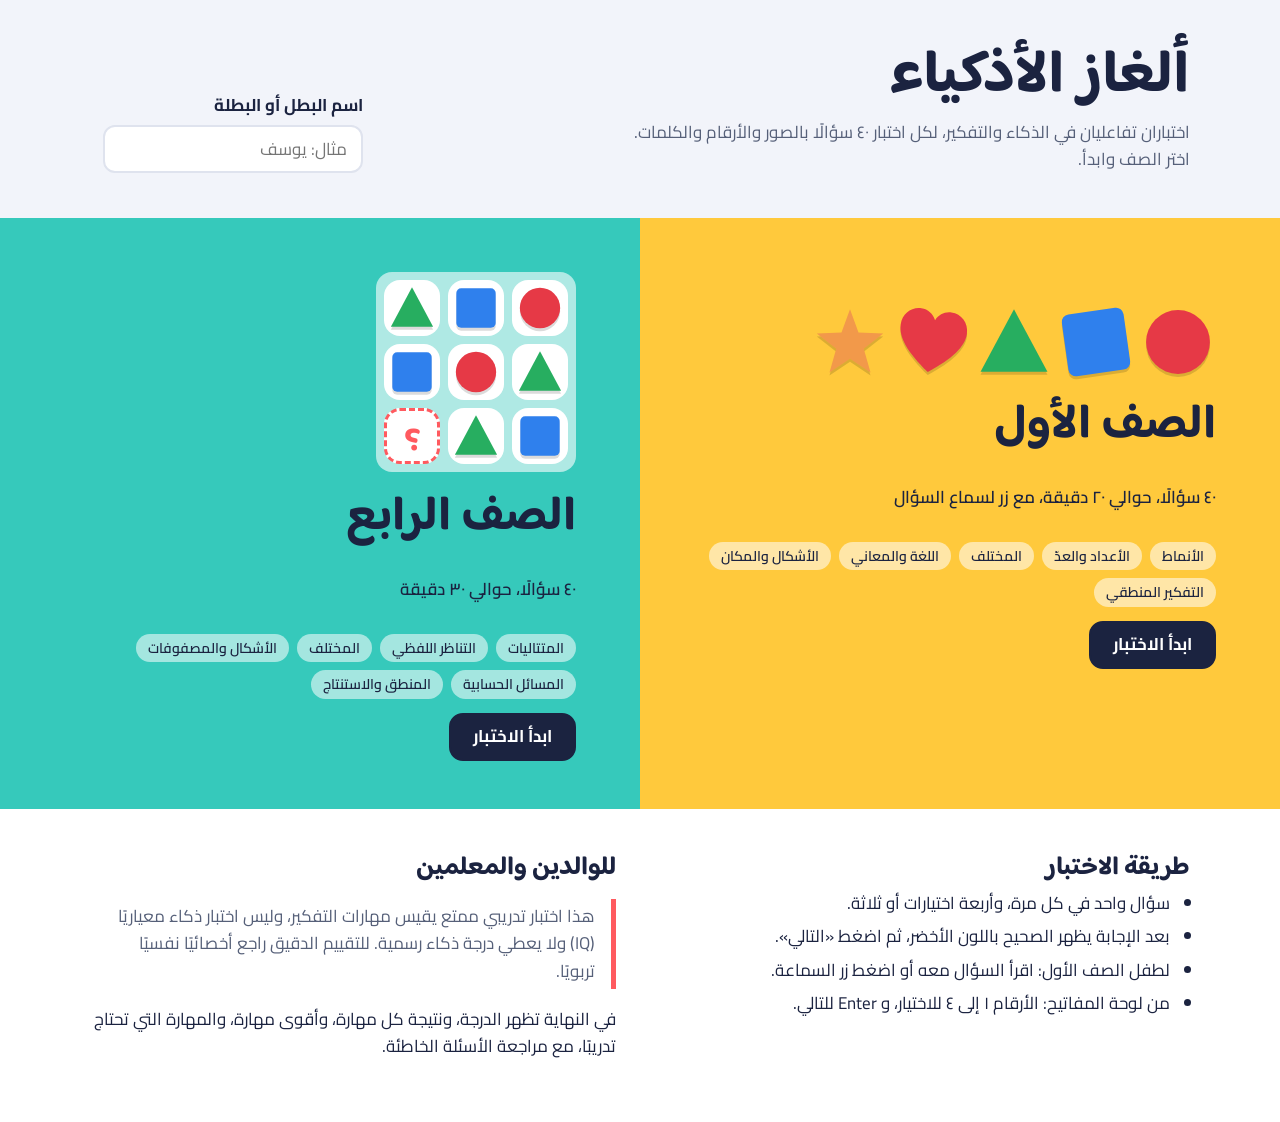
<file: kids-iq-tests/index.html>
<!DOCTYPE html>
<html lang="ar" dir="rtl">
<head>
<meta charset="utf-8">
<meta name="viewport" content="width=device-width,initial-scale=1">
<title>ألغاز الأذكياء</title>
<link rel="preconnect" href="https://fonts.googleapis.com">
<link rel="preconnect" href="https://fonts.gstatic.com" crossorigin>
<link href="https://fonts.googleapis.com/css2?family=Baloo+Bhaijaan+2:wght@600;800&family=Cairo:wght@400;600;700&display=swap" rel="stylesheet">
<style>
/* VOICE children's occasion: playful, bright, very clear, kind
   IDEA a school puzzle booklet whose shapes look like stickers
   PICTURE the question card itself, large, with drawn shapes, sequences and grids
   COLOUR white ground, sunshine yellow for grade 1, sea teal for grade 4, coral for the missing piece; night is deep teal-black
   TYPE Baloo Bhaijaan 2 for titles + Cairo for text
   LAYOUT home: title band, two full-bleed colour columns (stack on phone); quiz: colour band with progress dots, one centred card */
:root{color-scheme:light dark;--bg:light-dark(#ffffff,#0e1a19);--ink:light-dark(#1b2340,#eef4f3);--mut:light-dark(#566079,#a9bcb9);--card:light-dark(#ffffff,#152826);--soft:light-dark(#f2f4fa,#1d3532);--line:light-dark(#dfe3ee,#2c4844);--sun:light-dark(#ffc93c,#e9ae1c);--sea:light-dark(#36c9bb,#22a99c);--cor:#ff5a5f;--ok:#1f9d55;--bad:#e5484d;--band-ink:#1b2340;--acc:var(--sun)}
:root[data-theme=light]{color-scheme:light}
:root[data-theme=dark]{color-scheme:dark}
*{box-sizing:border-box;min-width:0}
html,body{margin:0}
body{background:var(--bg);color:var(--ink);font:17px/1.6 Cairo,Tahoma,sans-serif;overflow-x:clip}
body.g4{--acc:var(--sea)}
h1,h2,h3{font-family:"Baloo Bhaijaan 2",Cairo,sans-serif;line-height:1.1;margin:0;letter-spacing:0}
button{font:inherit;color:inherit;cursor:pointer}
button:focus-visible,input:focus-visible{outline:3px solid var(--cor);outline-offset:3px}
.band{padding-block:clamp(22px,3.5vw,48px);padding-inline:max(5vw,16px)}
.wrap{max-width:1100px;margin-inline:auto}
[hidden]{display:none!important}
.btn{min-height:48px;padding:8px 22px;border-radius:14px;border:2px solid var(--band-ink);background:var(--band-ink);color:#fff;font-weight:700;font-size:17px}
.btn.alt{background:transparent;color:inherit;border-color:currentColor}
.btn:active{transform:translateY(2px)}
/* home */
.top{background:var(--soft)}
.top .wrap{display:flex;flex-wrap:wrap;gap:16px 40px;align-items:end;justify-content:space-between}
.top h1{font-size:clamp(38px,6vw,60px)}
.top p{margin:8px 0 0;color:var(--mut);max-width:34em}
.name label{display:block;font-weight:700;margin-bottom:6px}
.name input{font:inherit;font-size:17px;min-height:48px;width:min(260px,100%);padding:8px 14px;border-radius:12px;border:2px solid var(--line);background:var(--card);color:var(--ink)}
.cols{display:grid;grid-template-columns:repeat(2,minmax(0,1fr))}
.gcard{color:var(--band-ink);padding:clamp(24px,4vw,48px) max(5vw,16px);display:grid;gap:14px;align-content:start}
.gcard.c1{background:var(--sun)}
.gcard.c4{background:var(--sea)}
.gcard h2{font-size:clamp(34px,4.6vw,48px)}
.gcard .meta{font-weight:600}
.chips{display:flex;flex-wrap:wrap;gap:8px;padding:0;margin:0;list-style:none}
.chips li{background:rgba(255,255,255,.55);border-radius:999px;padding:3px 12px;font-size:14px;font-weight:600}
.deco{display:flex;flex-wrap:wrap;align-items:end;gap:6px;min-height:120px;padding-block:6px}
.deco .shp{width:clamp(48px,6.4vw,76px);height:auto}
.deco .mat{width:200px;background:rgba(255,255,255,.6);padding:8px;border-radius:16px}
.deco .mat .cell{background:#fff;min-width:0;min-height:0;aspect-ratio:1;padding:4px}
.deco .mat .cell .shp{width:100%;height:auto}
.acts{display:flex;flex-wrap:wrap;gap:10px}
.note .wrap{display:grid;grid-template-columns:minmax(0,1fr) minmax(0,1fr);gap:20px 48px}
.note h3{font-size:26px;margin-bottom:8px}
.note ul{margin:0;padding-inline-start:20px}
.note li{margin-bottom:6px}
.warn{border-inline-start:5px solid var(--cor);padding:4px 16px;color:var(--mut)}
/* quiz */
.qbar{background:var(--acc);color:var(--band-ink);padding-block:16px 18px}
.qbar .wrap{display:grid;gap:10px}
.qrow{display:flex;flex-wrap:wrap;gap:8px 16px;align-items:center;justify-content:space-between}
.qrow h2{font-size:clamp(24px,3.4vw,32px)}
.chip{background:rgba(255,255,255,.6);border-radius:999px;padding:3px 14px;font-weight:700;font-size:15px}
.home{min-height:44px;padding:4px 16px;border-radius:12px;border:2px solid var(--band-ink);background:transparent;font-weight:700;color:var(--band-ink)}
.dots{display:flex;flex-wrap:wrap;gap:5px}
.dots i{width:14px;height:14px;border-radius:50%;background:rgba(255,255,255,.6);border:2px solid rgba(27,35,64,.25)}
.dots i.cur{background:var(--band-ink);border-color:var(--band-ink)}
.dots i.ok{background:var(--ok);border-color:var(--ok)}
.dots i.bad{background:var(--bad);border-color:var(--bad)}
.qmain{padding:clamp(18px,3vw,36px) max(4vw,12px) 48px}
.card{max-width:880px;margin-inline:auto;background:var(--card);border:2px solid var(--line);border-radius:26px;padding:clamp(18px,3vw,34px);box-shadow:0 6px 0 var(--line)}
.qhead{display:flex;gap:12px;align-items:start;justify-content:space-between}
.qt{font-size:clamp(21px,2.8vw,27px);font-weight:700;margin:0;line-height:1.5;text-wrap:balance}
.g4 .qt{font-size:clamp(19px,2.4vw,23px)}
.say{flex:none;width:48px;height:48px;border-radius:50%;border:2px solid var(--line);background:var(--soft);display:grid;place-items:center}
.say svg{width:24px;height:24px}
.fig{margin:20px 0 6px;display:flex;justify-content:center}
.fig:empty{display:none}
.seq,.ana,.eqs,.maps{display:flex;flex-wrap:wrap;gap:10px;align-items:center;justify-content:center}
.cell{min-width:68px;min-height:68px;padding:6px;border-radius:16px;background:var(--soft);display:grid;place-items:center;font-size:28px;font-weight:700;font-family:"Baloo Bhaijaan 2",Cairo,sans-serif}
.cell.w{padding-inline:16px;font-size:22px;font-family:Cairo,sans-serif}
.cell.q{border:3px dashed var(--cor);background:transparent;color:var(--cor);font-size:34px}
.to{font-size:28px;color:var(--mut)}
.as{font-weight:700;color:var(--mut);padding-inline:8px}
.mat{display:grid;grid-template-columns:repeat(3,minmax(0,1fr));gap:8px;width:min(300px,100%)}
.mat .cell{min-width:0;aspect-ratio:1}
.grp{display:flex;flex-wrap:wrap;gap:2px;justify-content:center;max-width:72px}
.mat .grp{max-width:60px}
.scat{display:flex;flex-wrap:wrap;gap:14px 20px;justify-content:center;max-width:430px;padding:16px;background:var(--soft);border-radius:20px}
.cmp{display:grid;grid-template-columns:repeat(2,minmax(0,1fr));gap:12px;width:100%;max-width:560px}
.gbox{background:var(--soft);border-radius:18px;padding:12px;text-align:center}
.gbox b{display:block;margin-bottom:8px}
.gbox div{display:flex;flex-wrap:wrap;justify-content:center;align-items:center;min-height:120px}
.eqs{flex-direction:column}
.eqs>div,.maps>div{display:flex;gap:8px;align-items:center;font-size:28px;font-weight:700}
.maps{flex-direction:column}
.opts{display:grid;grid-template-columns:repeat(2,minmax(0,1fr));gap:12px;margin-top:22px}
.opt{position:relative;min-height:84px;border-radius:18px;border:3px solid var(--line);background:var(--card);display:grid;place-items:center;padding:12px 40px 12px 12px;transition:transform .12s}
.opt:hover{border-color:var(--acc);transform:translateY(-2px)}
.opt .k{position:absolute;inset-inline-start:10px;top:10px;width:28px;height:28px;border-radius:50%;background:var(--soft);font-weight:700;font-size:15px;display:grid;place-items:center}
.otx{font-size:22px;font-weight:700}
.opt.ok{border-color:var(--ok);background:color-mix(in srgb,var(--ok) 14%,var(--card))}
.opt.bad{border-color:var(--bad);background:color-mix(in srgb,var(--bad) 12%,var(--card))}
.opt.dim{opacity:.45}
.opt[disabled]{cursor:default;transform:none}
.fb{display:flex;flex-wrap:wrap;gap:12px;align-items:center;justify-content:space-between;margin-top:20px;min-height:52px}
.fb p{margin:0;font-weight:700;font-size:19px}
.fb p.ok{color:var(--ok)}
.fb p.bad{color:var(--bad)}
.shp{display:block;filter:drop-shadow(0 3px 0 rgba(0,0,0,.14))}
/* results */
.rtop{background:var(--acc);color:var(--band-ink)}
.rtop .wrap{display:grid;grid-template-columns:auto minmax(0,1fr);gap:18px 40px;align-items:center}
.score{font-family:"Baloo Bhaijaan 2",Cairo,sans-serif;font-size:clamp(72px,12vw,120px);line-height:1;font-weight:800;white-space:nowrap}
.score small{font-size:.38em}
.stars{display:flex;gap:4px;margin-bottom:8px}
.stars svg{width:38px;height:38px}
.rtop h2{font-size:clamp(30px,4vw,44px)}
.rtop p{margin:6px 0 0;font-weight:600}
.rgrid{display:grid;grid-template-columns:minmax(0,1.1fr) minmax(0,1fr);gap:28px 48px}
.rgrid h3{font-size:26px;margin-bottom:12px}
.bars{display:grid;gap:12px}
.bar{display:grid;grid-template-columns:minmax(0,9em) minmax(0,1fr) auto;gap:10px;align-items:center}
.bar .tr{height:18px;border-radius:9px;background:var(--soft);overflow:hidden}
.bar .tr i{display:block;height:100%;border-radius:9px;background:var(--acc)}
.bar b{white-space:nowrap;font-variant-numeric:tabular-nums}
.ins{background:var(--soft);border-radius:18px;padding:16px 20px;margin-top:18px}
.ins p{margin:4px 0}
.rev{list-style:none;padding:0;margin:0;display:grid;gap:10px}
.rev li{border:2px solid var(--line);border-radius:16px;padding:10px 14px}
.rev p{margin:0 0 6px;font-weight:600}
.rev .pr{display:flex;flex-wrap:wrap;gap:6px 18px;align-items:center;font-size:15px}
.rev .pr span{display:flex;gap:6px;align-items:center}
.rev .shp{width:34px;height:34px}
.rev .grp{max-width:60px}
.rev .grp .shp{width:16px;height:16px}
.rf{display:flex;justify-content:flex-start;margin:4px 0 8px}
.rf .cell{min-width:40px;min-height:40px;font-size:18px;border-radius:10px;padding:4px}
.rf .cell.w{font-size:15px;padding-inline:10px}
.rf .shp{width:28px;height:28px}
.rf .mat{width:150px}
.rf .to,.rf .eqs>div,.rf .maps>div{font-size:18px}
.rf .gbox div{min-height:50px}
.rev .otx{font-size:16px}
.allok{font-weight:700;color:var(--ok)}
#toast{position:fixed;inset-inline:16px;bottom:16px;margin-inline:auto;max-width:420px;background:var(--band-ink);color:#fff;padding:12px 18px;border-radius:14px;text-align:center;font-weight:600;opacity:0;pointer-events:none;transition:opacity .2s}
#toast.on{opacity:1}
@media(max-width:700px){.cols,.note .wrap,.rgrid{grid-template-columns:minmax(0,1fr)}.rtop .wrap{grid-template-columns:minmax(0,1fr)}}
@media(max-width:520px){.cell{min-width:54px;min-height:54px;font-size:23px}.cell>.shp:not(.tall):not(.big){width:42px;height:42px}.cell>.shp.big{width:58px;height:58px}.cell>.shp.tall{width:28px;height:76px}.cell.w{font-size:18px}.opt{min-height:74px;padding-inline:34px 8px}.otx{font-size:19px}.to{font-size:22px}.eqs>div,.maps>div{font-size:23px}.bar{grid-template-columns:minmax(0,7em) minmax(0,1fr) auto}}
@media(prefers-reduced-motion:reduce){*{transition:none!important}}
</style>
</head>
<body class="g1">

<section id="vHome">
  <header class="band top">
    <div class="wrap">
      <div>
        <h1>ألغاز الأذكياء</h1>
        <p>اختباران تفاعليان في الذكاء والتفكير، لكل اختبار ٤٠ سؤالًا بالصور والأرقام والكلمات. اختر الصف وابدأ.</p>
      </div>
      <div class="name">
        <label for="kid">اسم البطل أو البطلة</label>
        <input id="kid" type="text" maxlength="24" placeholder="مثال: يوسف" autocomplete="off">
      </div>
    </div>
  </header>
  <div class="cols">
    <article class="gcard c1">
      <div class="deco" id="deco1"></div>
      <h2>الصف الأول</h2>
      <p class="meta">٤٠ سؤالًا، حوالي ٢٠ دقيقة، مع زر لسماع السؤال</p>
      <ul class="chips"><li>الأنماط</li><li>الأعداد والعدّ</li><li>المختلف</li><li>اللغة والمعاني</li><li>الأشكال والمكان</li><li>التفكير المنطقي</li></ul>
      <div class="acts" id="acts1"></div>
    </article>
    <article class="gcard c4">
      <div class="deco" id="deco4"></div>
      <h2>الصف الرابع</h2>
      <p class="meta">٤٠ سؤالًا، حوالي ٣٠ دقيقة</p>
      <ul class="chips"><li>المتتاليات</li><li>التناظر اللفظي</li><li>المختلف</li><li>الأشكال والمصفوفات</li><li>المسائل الحسابية</li><li>المنطق والاستنتاج</li></ul>
      <div class="acts" id="acts4"></div>
    </article>
  </div>
  <section class="band note">
    <div class="wrap">
      <div>
        <h3>طريقة الاختبار</h3>
        <ul>
          <li>سؤال واحد في كل مرة، وأربعة اختيارات أو ثلاثة.</li>
          <li>بعد الإجابة يظهر الصحيح باللون الأخضر، ثم اضغط «التالي».</li>
          <li>لطفل الصف الأول: اقرأ السؤال معه أو اضغط زر السماعة.</li>
          <li>من لوحة المفاتيح: الأرقام ١ إلى ٤ للاختيار، و Enter للتالي.</li>
        </ul>
      </div>
      <div>
        <h3>للوالدين والمعلمين</h3>
        <p class="warn">هذا اختبار تدريبي ممتع يقيس مهارات التفكير، وليس اختبار ذكاء معياريًا (IQ) ولا يعطي درجة ذكاء رسمية. للتقييم الدقيق راجع أخصائيًا نفسيًا تربويًا.</p>
        <p>في النهاية تظهر الدرجة، ونتيجة كل مهارة، وأقوى مهارة، والمهارة التي تحتاج تدريبًا، مع مراجعة الأسئلة الخاطئة.</p>
      </div>
    </div>
  </section>
</section>

<section id="vQuiz" hidden>
  <header class="band qbar">
    <div class="wrap">
      <div class="qrow">
        <h2 id="qNum"></h2>
        <span class="chip" id="qCat"></span>
        <button class="home" id="toHome" type="button">الرئيسية</button>
      </div>
      <div class="dots" id="dots"></div>
    </div>
  </header>
  <main class="qmain">
    <div class="card">
      <div class="qhead">
        <p class="qt" id="qText"></p>
        <button class="say" id="say" type="button" aria-label="استمع إلى السؤال"><svg viewBox="0 0 24 24" fill="none" stroke="currentColor" stroke-width="2" stroke-linecap="round" stroke-linejoin="round"><path d="M11 5 6 9H3v6h3l5 4z"/><path d="M15.5 8.5a5 5 0 0 1 0 7"/><path d="M18.5 5.5a9 9 0 0 1 0 13"/></svg></button>
      </div>
      <div class="fig" id="qFig"></div>
      <div class="opts" id="qOpts"></div>
      <div class="fb"><p id="qFb"></p><button class="btn" id="next" type="button" hidden>التالي</button></div>
    </div>
  </main>
</section>

<section id="vRes" hidden>
  <header class="band rtop">
    <div class="wrap">
      <div class="score" id="rScore"></div>
      <div>
        <div class="stars" id="rStars"></div>
        <h2 id="rTitle"></h2>
        <p id="rMeta"></p>
      </div>
    </div>
  </header>
  <section class="band">
    <div class="wrap rgrid">
      <div>
        <h3>النتيجة في كل مهارة</h3>
        <div class="bars" id="rBars"></div>
        <div class="ins" id="rIns"></div>
        <div class="acts" style="margin-top:18px">
          <button class="btn" id="again" type="button">أعد الاختبار</button>
          <button class="btn alt" id="other" type="button"></button>
          <button class="btn alt" id="copy" type="button">نسخ النتيجة</button>
          <button class="btn alt" id="rHome" type="button">الرئيسية</button>
        </div>
      </div>
      <div>
        <h3>مراجعة الأخطاء</h3>
        <ul class="rev" id="rRev"></ul>
      </div>
    </div>
  </section>
  <section class="band note" style="padding-top:0">
    <div class="wrap"><p class="warn">هذا اختبار تدريبي للمهارات، وليس اختبار ذكاء معياريًا (IQ). النتيجة تساعد على معرفة ما يحتاج إلى تدريب، ولا تُستخدم للتشخيص.</p></div>
  </section>
</section>

<div id="toast" role="status"></div>

<script>
{
const AR='٠١٢٣٤٥٦٧٨٩';
const ar=s=>String(s).replace(/\d/g,d=>AR[d]);
const C={R:'#e63946',B:'#2f80ed',G:'#27ae60',Y:'#f2b705',P:'#9b51e0',O:'#f2994a',K:'#1b2340'};
const poly=(n,r,rot)=>{const p=[];for(let i=0;i<n;i++){const a=(rot+360*i/n)*Math.PI/180;p.push((50+r*Math.cos(a)).toFixed(1)+','+(50+r*Math.sin(a)).toFixed(1))}return p.join(' ')};
const starPts=(()=>{const p=[];for(let i=0;i<10;i++){const r=i%2?19:46,a=(-90+36*i)*Math.PI/180;p.push((50+r*Math.cos(a)).toFixed(1)+','+(53+r*Math.sin(a)).toFixed(1))}return p.join(' ')})();
const P={
  circle:'<circle cx="50" cy="50" r="42"/>',
  square:'<rect x="9" y="9" width="82" height="82" rx="10"/>',
  tri:'<polygon points="50,7 94,89 6,89"/>',
  star:'<polygon points="'+starPts+'"/>',
  heart:'<path d="M50 90C20 68 6 50 6 33 6 18 17 8 30 8c9 0 16 5 20 13 4-8 11-13 20-13 13 0 24 10 24 25 0 17-14 35-44 57z"/>',
  diamond:'<polygon points="50,4 93,50 50,96 7,50"/>',
  hex:'<polygon points="'+poly(6,44,0)+'"/>',
  pent:'<polygon points="'+poly(5,46,-90)+'"/>',
  arrow:'<path d="M50 5 88 46H63v49H37V46H12z"/>',
  F:'<path d="M26 8h54v16H43v19h27v16H43v33H26z"/>'
};
function S(t,c,o){
  o=o||{};const z=o.z||52,col=C[c]||c,k=o.k||1;
  let tr='rotate('+(o.r||0)+' 50 50)';
  if(o.m)tr+=' translate(100 0) scale(-1 1)';
  if(k!==1)tr='translate(50 50) scale('+k+') translate(-50 -50) '+tr;
  return '<svg class="shp" width="'+z+'" height="'+z+'" viewBox="0 0 100 100" aria-hidden="true"><g transform="'+tr+'" fill="'+(o.o?'none':col)+'" stroke="'+col+'" stroke-width="'+(o.o?9:0)+'" stroke-linejoin="round">'+P[t]+'</g></svg>';
}
const grp=(n,t,c,z)=>'<span class="grp">'+Array(n).fill(S(t||'star',c||'Y',{z:z||20})).join('')+'</span>';
const QC='<span class="cell q">؟</span>';
const cell=x=>x===null?QC:(x.indexOf('<')<0?'<span class="cell'+(x.length>2?' w':'')+'">'+ar(x)+'</span>':'<span class="cell">'+x+'</span>');
const seq=a=>'<div class="seq">'+a.map(cell).join('')+(a.indexOf(null)<0?QC:'')+'</div>';
const row=a=>'<div class="seq">'+a.map(cell).join('')+'</div>';
const ana=(a,b,c)=>'<div class="ana">'+cell(a)+'<b class="to">←</b>'+cell(b)+'<span class="as">كما</span>'+cell(c)+'<b class="to">←</b>'+QC+'</div>';
const mat=a=>'<div class="mat">'+a.map(cell).join('')+'</div>';
const scat=list=>'<div class="scat">'+list.map((x,i)=>'<span style="transform:rotate('+((i*47)%30-15)+'deg)">'+S(x[0],x[1],{z:46})+'</span>').join('')+'</div>';
const Q=(c,t,f,o,a,fix)=>({c,t,f:f||'',raw:o,o:o.map(x=>x.indexOf('<')<0?'<span class="otx">'+ar(x)+'</span>':x),a,fix:!!fix});
const s=(t,c,o)=>S(t,c,o);
const TXT1='ما الشكل الذي يكمل النمط؟';
const ODD='أي شكل مختلف عن الباقي؟';
const ODW='أي كلمة لا تنتمي إلى المجموعة؟';
const ANA1='الشكل الأول تغيّر. ماذا يصبح الشكل الثالث بالطريقة نفسها؟';
const ANW='العلاقة بين الكلمتين الأوليين هي نفسها بين الكلمتين الأخريين. ما الكلمة الناقصة؟';
const MAT='ما الشكل الذي يكمل المربع الكبير؟';

const G1=[
Q('p',TXT1,seq([s('circle','R'),s('square','B'),s('circle','R'),s('square','B'),s('circle','R')]),[s('square','B'),s('circle','R'),s('tri','G'),s('square','R')],0),
Q('p',TXT1,seq([s('star','Y'),s('star','Y'),s('heart','R'),s('star','Y'),s('star','Y')]),[s('heart','R'),s('star','Y'),s('heart','B'),s('circle','Y')],0),
Q('p',TXT1,seq([s('tri','G'),s('circle','B'),s('square','R'),s('tri','G'),s('circle','B')]),[s('square','R'),s('tri','G'),s('circle','B'),s('square','G')],0),
Q('p',TXT1,seq([s('circle','O',{k:.45}),s('circle','O',{k:.7}),s('circle','O'),s('circle','O',{k:.45}),s('circle','O',{k:.7})]),[s('circle','O'),s('circle','O',{k:.45}),s('circle','O',{k:.7}),s('square','O')],0),
Q('p','إلى أين سيشير السهم التالي؟',seq([s('arrow','B'),s('arrow','B',{r:90}),s('arrow','B',{r:180}),s('arrow','B',{r:270}),s('arrow','B')]),[s('arrow','B',{r:90}),s('arrow','B'),s('arrow','B',{r:180}),s('arrow','B',{r:270})],0),
Q('p',TXT1,seq([s('circle','R'),s('circle','Y'),s('circle','B'),s('circle','R'),s('circle','Y')]),[s('circle','B'),s('circle','R'),s('circle','Y'),s('circle','G')],0),
Q('p','كم نجمة ستكون في الخانة التالية؟',seq([grp(1),grp(2),grp(3)]),[grp(4),grp(5),grp(2),grp(3)],0),
Q('p',TXT1,seq([s('square','B'),s('square','B'),s('star','Y'),s('star','Y'),s('square','B')]),[s('square','B'),s('star','Y'),s('circle','B'),s('star','B')],0),
Q('n','كم نجمة ترى؟',scat(Array(7).fill(['star','Y'])),['5','6','7','8'],2),
Q('n','كم مثلثًا في الصورة؟',scat([['tri','G'],['circle','B'],['square','R'],['tri','G'],['circle','B'],['tri','G'],['square','R'],['circle','B'],['tri','G']]),['3','4','5','9'],1),
Q('n','ما العدد الناقص؟',seq(['1','2','3',null,'5']),['4','6','3','2'],0),
Q('n','ما العدد الناقص؟',seq(['2','4','6',null,'10']),['7','8','9','12'],1),
Q('n','ما العدد الناقص؟',seq(['10','9','8',null,'6']),['5','7','9','4'],1),
Q('n','مع سارة 3 تفاحات، وأعطتها أمها تفاحتين. كم تفاحة مع سارة الآن؟','',['4','5','6','1'],1),
Q('n','على الشجرة 6 عصافير، طار منها 2. كم عصفورًا بقي على الشجرة؟','',['8','3','4','2'],2),
Q('n','في أي مجموعة عدد الدوائر أكثر؟','<div class="cmp"><div class="gbox"><b>المجموعة الأولى</b><div style="gap:14px">'+Array(5).fill(s('circle','B',{z:44})).join('')+'</div></div><div class="gbox"><b>المجموعة الثانية</b><div style="gap:2px">'+Array(5).fill(s('circle','B',{z:20})).join('')+'</div></div></div>',['المجموعة الأولى','المجموعة الثانية','العدد متساوٍ'],2,1),
Q('o',ODD,'',[s('circle','R'),s('circle','R'),s('square','R'),s('circle','R')],2),
Q('o',ODD,'',[s('star','Y'),s('star','Y'),s('star','B'),s('star','Y')],2),
Q('o',ODD,'',[s('arrow','G'),s('arrow','G'),s('arrow','G',{r:180}),s('arrow','G')],2),
Q('o',ODD,'',[s('tri','P'),s('tri','P'),s('tri','P',{k:.5}),s('tri','P')],2),
Q('o',ODW,'',['تفاحة','موزة','كرسي','برتقالة'],2),
Q('o',ODW,'',['قطة','كلب','سيارة','أرنب'],2),
Q('o',ODW,'',['أحمر','أزرق','قلم','أخضر'],2),
Q('o','أي شكل ليس له أركان (زوايا)؟','',[s('hex','O'),s('square','O'),s('circle','O'),s('tri','O')],2),
Q('l','أي شيء نلبسه في القدمين؟','',['قبعة','حذاء','قفاز','نظارة'],1),
Q('l','السمكة تسبح، والعصفور ...','',['يطير','ينبح','يزحف','يموء'],0),
Q('l','القفاز لليد، و... للقدم.','',['القبعة','الجورب','الخاتم','الوشاح'],1),
Q('l','ما عكس كلمة «كبير»؟','',['طويل','صغير','سريع','جميل'],1),
Q('l','نرى القمر في الليل، ونرى ... في النهار.','',['النجوم','الشمس','المطر','الظلام'],1),
Q('l','ما اليوم الذي يأتي بعد يوم الاثنين؟','',['الأحد','الثلاثاء','الخميس','الجمعة'],1),
Q('v',ANA1,ana(s('circle','B'),s('circle','B',{k:.5}),s('square','B')),[s('square','B',{k:.5}),s('square','B'),s('circle','B',{k:.5}),s('tri','B',{k:.5})],0),
Q('v',ANA1,ana(s('tri','R'),s('tri','B'),s('circle','R')),[s('circle','B'),s('circle','R'),s('tri','B'),s('square','B')],0),
Q('v',ANA1,ana(s('arrow','G'),s('arrow','G',{r:90}),s('arrow','G',{r:180})),[s('arrow','G',{r:270}),s('arrow','G'),s('arrow','G',{r:90}),s('arrow','G',{r:180})],0),
Q('v','كم ضلعًا للمثلث؟','<div class="cell">'+s('tri','G',{z:110})+'</div>',['2','3','4','5'],1),
Q('v','ما الشكل الموجود بين النجمة والدائرة؟',row([s('star','Y'),s('heart','R'),s('circle','B'),s('square','G')]),[s('heart','R'),s('square','G'),s('star','Y'),s('circle','B')],0),
Q('v','أي دائرة هي الأكبر؟','',[s('circle','G',{k:.55}),s('circle','G'),s('circle','G',{k:.75}),s('circle','G',{k:.35})],1),
Q('r','أحمد أطول من سامي، وسامي أطول من علي. من الأقصر؟','',['أحمد','سامي','علي'],2,1),
Q('r','لي أربع أرجل وأقول: مياو. من أنا؟','',['القطة','الكلب','البقرة','البطة'],0),
Q('r','نلبس المعطف الثقيل عندما يكون الجو ...','',['حارًا جدًا','باردًا','في الصيف','على البحر'],1),
Q('r','أكمل الحروف بالترتيب:',seq(['أ','ب','ت','ث']),['ج','د','ح','ر'],0)
];

const tG=s('tri','G'),cR=s('circle','R'),sB=s('square','B');
const tri=s('tri','P',{z:34}),cir=s('circle','O',{z:34});
const eq=a=>'<div>'+a.map(x=>x===null?QC:(x.indexOf('<')<0?'<span>'+ar(x)+'</span>':x)).join('')+'</div>';
const G4=[
Q('s','ما العدد التالي في المتتالية؟',seq(['3','6','12','24']),['30','36','48','42'],2),
Q('s','ما العدد التالي في المتتالية؟',seq(['1','4','9','16']),['20','23','25','32'],2),
Q('s','ما العدد التالي في المتتالية؟',seq(['2','5','11','23']),['46','47','35','45'],1),
Q('s','ما العدد التالي في المتتالية؟',seq(['100','90','81','73']),['64','65','66','63'],2),
Q('s','ما العدد التالي في المتتالية؟',seq(['1','1','2','3','5','8']),['11','12','13','16'],2),
Q('s','ما العدد التالي في المتتالية؟',seq(['5','10','8','16','14']),['12','28','30','18'],1),
Q('s','ما الحرف التالي؟',seq(['أ','ت','ج','خ']),['د','ذ','ر','ح'],1),
Q('a',ANW,ana('طبيب','مستشفى','معلم'),['مكتبة','مدرسة','كتاب','طالب'],1),
Q('a',ANW,ana('ريش','طائر','قشور'),['قطة','سمكة','شجرة','فراشة'],1),
Q('a',ANW,ana('ساعة','الوقت','ميزان'),['المسافة','الوزن','الحرارة','السرعة'],1),
Q('a',ANW,ana('جرو','كلب','مُهر'),['بقرة','حصان','جمل','خروف'],1),
Q('a',ANW,ana('قلم','كاتب','فرشاة'),['نجار','رسام','طباخ','خياط'],1),
Q('a',ANW,ana('شمال','جنوب','شرق'),['غرب','يمين','أعلى','شمال'],0),
Q('a',ANW,ana('ثانية','دقيقة','دقيقة'),['يوم','ساعة','أسبوع','ثانية'],1),
Q('o',ODW,'',['أسد','نمر','فهد','بقرة'],3),
Q('o','أي عدد لا ينتمي إلى المجموعة؟','',['9','15','28','21'],2),
Q('o','أي عدد لا ينتمي إلى المجموعة؟','',['16','25','40','36'],2),
Q('o',ODW,'',['المريخ','الزهرة','القمر','المشتري'],2),
Q('o','ثلاثة من هذه الأشكال هي الشكل نفسه بعد تدويره. أي شكل مختلف؟','',[s('F','B'),s('F','B',{r:90}),s('F','B',{r:90,m:1}),s('F','B',{r:180})],2),
Q('o',ODW,'',['سعيد','فرحان','حزين','مسرور'],2),
Q('m',MAT,mat([s('circle','R'),s('square','R'),s('tri','R'),s('circle','B'),s('square','B'),s('tri','B'),s('circle','G'),s('square','G'),null]),[tG,s('tri','B'),s('square','G'),s('circle','G')],0),
Q('m',MAT,mat([cR,sB,tG,tG,cR,sB,sB,tG,null]),[cR,sB,tG,s('circle','B')],0),
Q('m',MAT,mat([grp(1,0,0,14),grp(2,0,0,14),grp(3,0,0,14),grp(2,0,0,14),grp(3,0,0,14),grp(4,0,0,14),grp(3,0,0,14),grp(4,0,0,14),null]),[grp(5),grp(4),grp(6),grp(3)],0),
Q('m',MAT,mat([0,45,90,135,180,225,270,315].map(r=>s('arrow','P',{r,z:44})).concat([null])),[s('arrow','P'),s('arrow','P',{r:90}),s('arrow','P',{r:315}),s('arrow','P',{r:180})],0),
Q('m','الشكل الأول تغيّر. ماذا يصبح الشكل الثالث بالطريقة نفسها؟',ana(s('circle','G'),s('circle','G',{o:1}),s('tri','G')),[s('tri','G',{o:1}),s('tri','G'),s('circle','G',{o:1}),s('square','G',{o:1})],0),
Q('m','الشكل الأول تغيّر. ماذا يصبح الشكل الثالث بالطريقة نفسها؟',ana(s('square','R'),s('square','B',{k:.5}),s('circle','B')),[s('circle','R',{k:.5}),s('circle','B',{k:.5}),s('circle','R'),s('square','R',{k:.5})],0),
Q('m',TXT1,seq([s('tri','P'),s('square','P'),s('pent','P')]),[s('hex','P'),s('diamond','P'),s('circle','P'),s('star','P')],0),
Q('c','ثمن 3 أقلام 15 جنيهًا. كم ثمن 5 أقلام من النوع نفسه؟','',['20','25','30','45'],1),
Q('c','عمر سارة 9 سنوات، وأخوها أكبر منها بـ 4 سنوات. كم سيكون عمر أخيها بعد 3 سنوات؟','',['13','16','12','19'],1),
Q('c','في مزرعة دجاج وأرانب، عدد الرؤوس 10 وعدد الأرجل 28. كم أرنبًا في المزرعة؟','',['3','4','5','6'],1),
Q('c','إذا كان اليوم الأربعاء، فما اليوم بعد 10 أيام؟','',['الجمعة','السبت','الأحد','الخميس'],1),
Q('c','كل شكل يرمز إلى عدد. ما قيمة الدائرة؟','<div class="eqs">'+eq([tri,'+',tri,'=','10'])+eq([tri,'+',cir,'=','12'])+eq([cir,'=',null])+'</div>',['5','6','7','8'],2),
Q('c','نصف عدد يساوي 12. ما ثلث هذا العدد؟','',['4','6','8','12'],2),
Q('c','يبدأ الفيلم الساعة 4:45 ومدته ساعة ونصف. متى ينتهي؟','',['5:15','6:15','6:00','5:45'],1),
Q('r','كل القطط لها ذيل، و«مشمش» قطة. ما الصحيح؟','',['مشمش له ذيل','مشمش ليس له ذيل','مشمش كلب','لا يمكن أن نعرف'],0),
Q('r','في سباق: وصل كريم قبل ياسين، ووصلت ليلى بعد ياسين، ووصل عمر قبل كريم. من وصل ثالثًا؟','',['عمر','كريم','ياسين','ليلى'],2),
Q('r','أنا عدد، إذا ضربتني في 3 ثم أضفت 4 أصبحت 19. ما أنا؟','',['5','6','7','4'],0),
Q('r','اكتشف القاعدة: ما العدد الناقص؟','<div class="maps">'+[['2','5'],['3','7'],['4','9'],['6',null]].map(p=>'<div>'+cell(p[0])+'<b class="to">←</b>'+cell(p[1])+'</div>').join('')+'</div>',['11','12','13','15'],2),
Q('r','مع منى ضعف عدد كتب هند، ومع هند 3 كتب أكثر من رنا. إذا كان مع رنا 4 كتب، فكم كتابًا مع منى؟','',['7','8','14','11'],2),
Q('r','في صندوق 3 كرات حمراء و3 كرات زرقاء. ما أقل عدد من الكرات نسحبه دون أن ننظر لنضمن كرتين من اللون نفسه؟','',['2','3','4','6'],1)
];

const TESTS={
  1:{name:'الصف الأول',qs:G1,cats:{p:'الأنماط',n:'الأعداد والعدّ',o:'المختلف',l:'اللغة والمعاني',v:'الأشكال والمكان',r:'التفكير المنطقي'}},
  4:{name:'الصف الرابع',qs:G4,cats:{s:'المتتاليات',a:'التناظر اللفظي',o:'المختلف',m:'الأشكال والمصفوفات',c:'المسائل الحسابية',r:'المنطق والاستنتاج'}}
};
const KEYS=['أ','ب','ج','د'];
const PRAISE=['أحسنت!','رائع!','ممتاز!','برافو عليك!','إجابة ذكية!'];
const $=id=>document.getElementById(id);
const ONLY=+(document.documentElement.dataset.only||0);
let st={v:'home',g:ONLY||1,name:'',p:{}};
if(ONLY){document.querySelector('.gcard.c'+(ONLY===1?4:1)).remove();document.querySelector('.cols').style.gridTemplateColumns='minmax(0,1fr)';$('other').remove();if(ONLY===4)document.querySelector('.note li:nth-child(3)').remove()}

function shuffle(n){const a=[...Array(n).keys()];for(let i=n-1;i>0;i--){const j=Math.floor(Math.random()*(i+1));[a[i],a[j]]=[a[j],a[i]]}return a}
function toast(m){const t=$('toast');t.textContent=m;t.classList.add('on');clearTimeout(toast.h);toast.h=setTimeout(()=>t.classList.remove('on'),2600)}
function begin(g){
  const qs=TESTS[g].qs;
  st.p[g]={i:0,ans:Array(qs.length).fill(null),ord:qs.map(q=>q.fix?[...q.o.keys()]:shuffle(q.o.length)),t0:Date.now(),t1:0};
  st.g=g;st.v='quiz';render();
}
function show(v){['vHome','vQuiz','vRes'].forEach(id=>$(id).hidden=id!=='v'+v);document.body.className='g'+st.g;window.scrollTo(0,0)}

function renderHome(){
  (ONLY?[ONLY]:[1,4]).forEach(g=>{
    const p=st.p[g],acts=$('acts'+g);
    if(p&&!p.t1&&p.ans.some(x=>x!==null)){
      acts.innerHTML='<button class="btn" data-cont="'+g+'">أكمل من السؤال '+ar(p.i+1)+'</button><button class="btn alt" data-start="'+g+'">ابدأ من جديد</button>';
    }else if(p&&p.t1){
      acts.innerHTML='<button class="btn" data-start="'+g+'">ابدأ الاختبار</button><button class="btn alt" data-res="'+g+'">آخر نتيجة</button>';
    }else acts.innerHTML='<button class="btn" data-start="'+g+'">ابدأ الاختبار</button>';
  });
  $('kid').value=st.name||'';
  show('Home');document.body.className='g'+(ONLY||1);
}

function renderQuiz(){
  const T=TESTS[st.g],p=st.p[st.g],q=T.qs[p.i],ord=p.ord[p.i],ch=p.ans[p.i],done=ch!==null;
  $('qNum').textContent=T.name+': السؤال '+ar(p.i+1)+' من '+ar(T.qs.length);
  $('qCat').textContent=T.cats[q.c];
  $('dots').innerHTML=T.qs.map((x,j)=>{const a=p.ans[j];return '<i class="'+(a===null?(j===p.i?'cur':''):(a===x.a?'ok':'bad'))+'"></i>'}).join('');
  $('qText').textContent=ar(q.t);
  $('qFig').innerHTML=q.f;
  $('qOpts').innerHTML=ord.map((oi,k)=>{
    const cls=done?(oi===q.a?'ok':(oi===ch?'bad':'dim')):'';
    return '<button class="opt '+cls+'" type="button" id="opt'+k+'" data-oi="'+oi+'" aria-label="الاختيار '+KEYS[k]+'"'+(done?' disabled':'')+'><span class="k">'+KEYS[k]+'</span>'+q.o[oi]+'</button>';
  }).join('');
  const fb=$('qFb');
  if(done){
    const ok=ch===q.a;
    fb.className=ok?'ok':'bad';
    fb.textContent=ok?PRAISE[p.i%PRAISE.length]:'محاولة جيدة! الإجابة الصحيحة باللون الأخضر.';
    $('next').hidden=false;
    $('next').textContent=p.i===T.qs.length-1?'عرض النتيجة':'التالي';
  }else{fb.className='';fb.textContent='';$('next').hidden=true}
  show('Quiz');
}

function choose(oi){
  const p=st.p[st.g];if(p.ans[p.i]!==null)return;
  p.ans[p.i]=oi;renderQuiz();$('next').focus({preventScroll:true});
}
function next(){
  const p=st.p[st.g],n=TESTS[st.g].qs.length;
  if(p.ans[p.i]===null)return;
  if(p.i<n-1){p.i++;renderQuiz()}else{if(!p.t1)p.t1=Date.now();st.v='res';render()}
}

const STAR=on=>'<svg viewBox="0 0 100 100"><polygon points="'+starPts+'" fill="'+(on?'#1b2340':'rgba(255,255,255,.3)')+'" stroke="#1b2340" stroke-width="5" stroke-linejoin="round"/></svg>';
function stats(){
  const T=TESTS[st.g],p=st.p[st.g],by={};
  Object.keys(T.cats).forEach(k=>by[k]={n:0,ok:0});
  let score=0;
  T.qs.forEach((q,j)=>{by[q.c].n++;if(p.ans[j]===q.a){by[q.c].ok++;score++}});
  return {T,p,by,score,pct:Math.round(100*score/T.qs.length)};
}
function renderRes(){
  const {T,p,by,score,pct}=stats(),n=T.qs.length;
  const lv=pct>=90?[5,'ممتاز جدًا! تفكير رائع']:pct>=75?[4,'ممتاز! أداء قوي']:pct>=60?[3,'جيد جدًا! استمر']:pct>=40?[2,'جيد، ومع التدريب ستتحسن أكثر']:[1,'بداية جيدة، والتدريب يصنع الفرق'];
  const name=st.name?st.name+'، ':'';
  $('rScore').innerHTML=ar(score)+'<small> / '+ar(n)+'</small>';
  $('rStars').innerHTML=[1,2,3,4,5].map(i=>STAR(i<=lv[0])).join('');
  $('rTitle').textContent=name+lv[1];
  const mins=Math.max(1,Math.round(((p.t1||Date.now())-p.t0)/60000));
  $('rMeta').textContent=ar(T.name+': نسبة الإجابات الصحيحة '+pct+'٪، والوقت حوالي '+mins+' دقيقة');
  const ks=Object.keys(T.cats);
  $('rBars').innerHTML=ks.map(k=>{const b=by[k],w=Math.round(100*b.ok/b.n);return '<div class="bar"><span>'+T.cats[k]+'</span><span class="tr"><i style="width:'+w+'%"></i></span><b>'+ar(b.ok+' / '+b.n)+'</b></div>'}).join('');
  const r=k=>by[k].ok/by[k].n;
  const best=[...ks].sort((a,b)=>r(b)-r(a))[0],worst=[...ks].sort((a,b)=>r(a)-r(b))[0];
  $('rIns').innerHTML='<p><b>أقوى مهارة:</b> '+T.cats[best]+' ('+ar(Math.round(100*r(best)))+'٪)</p>'+(r(worst)<1?'<p><b>مهارة تحتاج تدريبًا:</b> '+T.cats[worst]+' ('+ar(Math.round(100*r(worst)))+'٪)</p>':'<p><b>كل المهارات كاملة.</b> أداء ممتاز!</p>');
  const wrong=T.qs.map((q,j)=>[q,j]).filter(([q,j])=>p.ans[j]!==q.a);
  $('rRev').innerHTML=wrong.length?wrong.map(([q,j])=>'<li><p>'+ar(j+1)+'. '+ar(q.t)+'</p>'+(q.f?'<div class="rf">'+q.f+'</div>':'')+'<div class="pr"><span>إجابتك: '+q.o[p.ans[j]]+'</span><span style="color:var(--ok);font-weight:700">الصحيح: '+q.o[q.a]+'</span></div></li>').join(''):'<li class="allok">لا توجد أخطاء، كل الإجابات صحيحة!</li>';
  if($('other'))$('other').textContent='جرّب اختبار '+TESTS[st.g===1?4:1].name;
  show('Res');
}
function render(){
  if(st.v==='quiz'&&st.p[st.g])renderQuiz();
  else if(st.v==='res'&&st.p[st.g])renderRes();
  else{st.v='home';renderHome()}
}
function speak(){
  const p=st.p[st.g],q=TESTS[st.g].qs[p.i];
  let txt=q.t;
  if(q.raw.every(x=>x.indexOf('<')<0))txt+='. '+p.ord[p.i].map((oi,k)=>KEYS[k]+': '+q.raw[oi]).join('. ');
  try{
    const sy=window.speechSynthesis;
    if(!sy||!window.SpeechSynthesisUtterance){toast('القراءة الصوتية غير متاحة على هذا الجهاز');return}
    sy.cancel();
    const u=new SpeechSynthesisUtterance(txt);u.lang='ar-SA';u.rate=.85;
    const v=sy.getVoices().find(v=>/^ar/i.test(v.lang));if(v)u.voice=v;else toast('قد لا يوجد صوت عربي على هذا الجهاز');
    sy.speak(u);
  }catch(e){toast('القراءة الصوتية غير متاحة هنا')}
}

if($('deco1'))$('deco1').innerHTML=[s('circle','R',{z:84}),s('square','B',{z:84,r:-8}),s('tri','G',{z:84}),s('heart','R',{z:84,r:8}),s('star','O',{z:84})].join('');
if($('deco4'))$('deco4').innerHTML=mat([s('circle','R'),s('square','B'),s('tri','G'),s('tri','G'),s('circle','R'),s('square','B'),s('square','B'),s('tri','G'),null]);

document.addEventListener('click',e=>{
  const b=e.target.closest('button');if(!b)return;
  if(b.dataset.start){begin(+b.dataset.start);return}
  if(b.dataset.cont){st.g=+b.dataset.cont;st.v='quiz';render();return}
  if(b.dataset.res){st.g=+b.dataset.res;st.v='res';render();return}
  if(b.dataset.oi!==undefined){choose(+b.dataset.oi);return}
  switch(b.id){
    case 'next':next();break;
    case 'say':speak();break;
    case 'toHome':case 'rHome':st.v='home';render();break;
    case 'again':begin(st.g);break;
    case 'other':begin(st.g===1?4:1);break;
    case 'copy':{
      const {T,by,score}=stats();
      const txt=(st.name?st.name+': ':'')+'ألغاز الأذكياء، '+T.name+'\nالدرجة: '+score+' / '+T.qs.length+'\n'+Object.keys(T.cats).map(k=>T.cats[k]+': '+by[k].ok+' / '+by[k].n).join('\n');
      try{navigator.clipboard.writeText(txt).then(()=>toast('تم نسخ النتيجة'),()=>toast('تعذّر النسخ'))}catch(err){toast('تعذّر النسخ')}
      break;
    }
  }
});
$('kid').addEventListener('input',e=>{st.name=e.target.value.trim()});
document.addEventListener('keydown',e=>{
  if(st.v!=='quiz'||e.target.tagName==='INPUT')return;
  const d=('١٢٣٤'.indexOf(e.key)+1)||(['1','2','3','4'].indexOf(e.key)+1);
  if(d){const o=$('opt'+(d-1));if(o&&!o.disabled)o.click()}
  else if(e.key==='Enter'&&!$('next').hidden){e.preventDefault();next()}
});

function start(data){
  if(data&&data.p&&typeof data.p==='object')st=Object.assign(st,data);
  render();
}
window.claude?.hot?.snapshot?.(()=>st);
window.claude?.hot?.ready?window.claude.hot.ready(start):start(window.claude?.hot?.data??{});
}
</script>
</body>
</html>
</file>
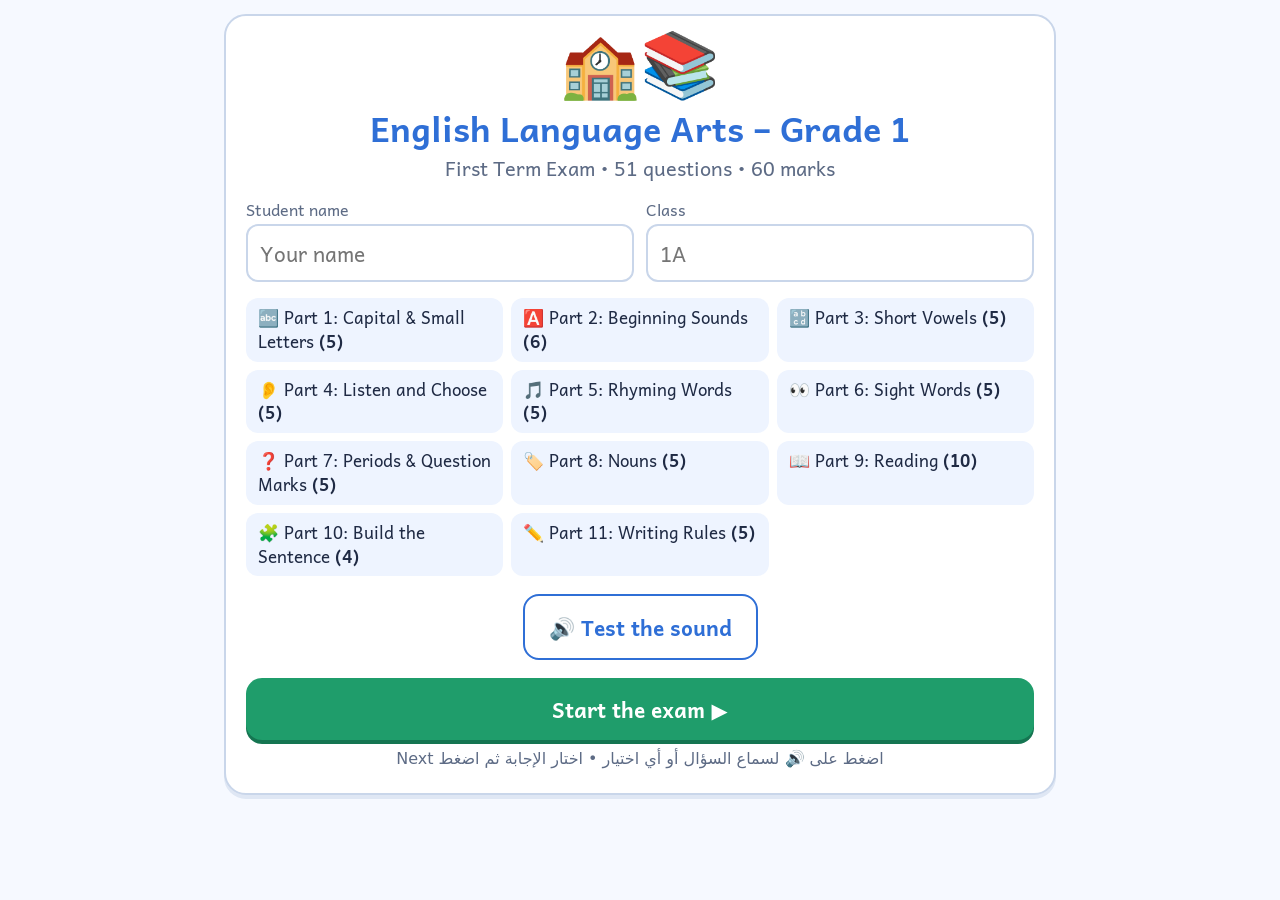
<file: grade1-exam/online/index.html>
<!DOCTYPE html>
<html lang="en">
<head>
<meta charset="utf-8">
<meta name="viewport" content="width=device-width, initial-scale=1">
<title>Grade 1 English – First Term Online Exam</title>
<link rel="preconnect" href="https://fonts.googleapis.com">
<link rel="preconnect" href="https://fonts.gstatic.com" crossorigin>
<link href="https://fonts.googleapis.com/css2?family=Andika:wght@400;700&display=swap" rel="stylesheet">
<style>
:root{
  --ink:#1f2a44; --muted:#5d6b85; --blue:#2f6fd6; --blue-d:#2459ad; --soft:#eef4ff;
  --line:#c9d6ea; --accent:#f2a516; --green:#1f9d6b; --red:#d64545; --bg:#f6f9ff;
  --emoji:"Apple Color Emoji","Segoe UI Emoji","Noto Color Emoji",sans-serif;
}
*{box-sizing:border-box}
html,body{margin:0;padding:0}
body{font-family:"Andika",system-ui,sans-serif;color:var(--ink);background:var(--bg);font-size:20px;line-height:1.4;min-height:100vh}
button{font-family:inherit;color:inherit;cursor:pointer}
.wrap{max-width:860px;margin:0 auto;padding:14px 14px 40px}
.emo{font-family:var(--emoji);line-height:1}

/* top bar */
.bar{display:flex;align-items:center;gap:10px;flex-wrap:wrap;margin-bottom:10px}
.bar .title{font-weight:700;color:var(--blue);font-size:18px;flex:1;min-width:0}
.pill{border:1.5px solid var(--line);background:#fff;border-radius:999px;padding:5px 12px;font-size:15px;display:flex;align-items:center;gap:6px}
.pill.on{border-color:var(--green);background:#e9f8f1}
.progress{height:12px;background:#e2e9f5;border-radius:99px;overflow:hidden;margin:4px 0 14px}
.progress>div{height:100%;background:linear-gradient(90deg,var(--blue),#5aa0ff);border-radius:99px;transition:width .3s}

/* card */
.card{background:#fff;border:2px solid var(--line);border-radius:22px;padding:18px 20px 22px;box-shadow:0 4px 0 #dfe7f4}
.sec{display:flex;align-items:center;gap:8px;flex-wrap:wrap;margin-bottom:10px}
.sec .badge{background:var(--soft);color:var(--blue-d);border:1.5px solid var(--blue);border-radius:999px;padding:3px 12px;font-size:15px;font-weight:700}
.sec .count{color:var(--muted);font-size:15px;margin-left:auto}
.prompt{display:flex;align-items:center;gap:12px;font-size:25px;font-weight:700;margin:6px 0 14px}
.spk{flex:none;width:48px;height:48px;border-radius:50%;border:2px solid var(--blue);background:var(--soft);font-size:22px;display:inline-flex;align-items:center;justify-content:center;font-family:var(--emoji)}
.spk:hover{background:#dce8ff}
.spk.sm{width:36px;height:36px;font-size:16px;border-width:1.5px}
.speaking{animation:pulse 1s infinite}
@keyframes pulse{0%,100%{box-shadow:0 0 0 0 rgba(47,111,214,.5)}50%{box-shadow:0 0 0 9px rgba(47,111,214,0)}}

.stage{text-align:center;margin:6px 0 16px}
.big{font-size:84px;font-weight:700;line-height:1.1}
.pic{font-size:96px}
.word{font-size:56px;font-weight:700;letter-spacing:6px}
.word .gap{display:inline-block;width:52px;border-bottom:5px solid var(--ink);margin:0 4px}
.sentence{font-size:32px;font-weight:700}
.sentence .gap{display:inline-block;min-width:90px;border-bottom:4px solid var(--ink);margin:0 6px}
.listen-btn{font-size:24px;font-weight:700;border:3px solid var(--blue);background:var(--soft);border-radius:20px;padding:16px 30px;display:inline-flex;gap:12px;align-items:center}
.listen-btn .emo{font-size:46px}

/* choices */
.choices{display:grid;grid-template-columns:repeat(auto-fit,minmax(120px,1fr));gap:12px}
.choice{position:relative;border:2.5px solid var(--line);background:#fff;border-radius:18px;padding:16px 10px 14px;font-size:30px;font-weight:700;min-height:96px;display:flex;flex-direction:column;align-items:center;justify-content:center;gap:4px;transition:transform .08s}
.choice:active{transform:scale(.97)}
.choice:hover{border-color:#8fb1ea}
.choice.sel{border-color:var(--blue);background:#e3eeff;box-shadow:0 0 0 3px rgba(47,111,214,.25)}
.choice .emo{font-size:50px}
.choice .lbl{font-size:15px;color:var(--muted);font-weight:400}
.choice.long{font-size:24px;text-align:center}
.choice .spk{position:absolute;top:5px;right:5px;width:30px;height:30px;font-size:14px}
.choices.wide{grid-template-columns:1fr}
.choices.wide .choice{flex-direction:row;justify-content:flex-start;padding-left:22px;padding-right:56px;min-height:72px;text-align:left}
.choices.wide .choice .spk{top:50%;transform:translateY(-50%)}

/* nouns multi */
.chips{display:grid;grid-template-columns:repeat(auto-fit,minmax(140px,1fr));gap:10px}
.chips .choice{min-height:84px;font-size:26px;padding-top:28px}
.hint{color:var(--muted);font-size:17px;margin:-4px 0 12px}

/* story */
.story{background:#fffaf0;border:2px solid var(--accent);border-radius:16px;padding:12px 16px;margin-bottom:14px;font-size:22px;line-height:1.6}
.story .hd{display:flex;align-items:center;gap:10px;font-weight:700;margin-bottom:4px}

/* order */
.slots{min-height:78px;border:2.5px dashed var(--blue);border-radius:16px;padding:10px;display:flex;flex-wrap:wrap;gap:10px;align-items:center;justify-content:center;margin-bottom:14px;background:#f8fbff}
.slots .ph{color:var(--muted);font-size:17px}
.tok{border:2px solid var(--blue);background:var(--soft);border-radius:12px;padding:8px 18px;font-size:28px;font-weight:700}
.tok.used{visibility:hidden}
.pool{display:flex;flex-wrap:wrap;gap:12px;justify-content:center}
.period{font-size:34px;font-weight:700}

/* nav */
.nav{display:flex;gap:12px;margin-top:18px}
.btn{border:none;border-radius:16px;padding:14px 24px;font-size:21px;font-weight:700;background:var(--blue);color:#fff;box-shadow:0 4px 0 var(--blue-d)}
.btn:active{transform:translateY(2px);box-shadow:0 2px 0 var(--blue-d)}
.btn.ghost{background:#fff;color:var(--blue);border:2px solid var(--blue);box-shadow:none}
.btn.green{background:var(--green);box-shadow:0 4px 0 #157551}
.btn.orange{background:var(--accent);box-shadow:0 4px 0 #c4850d}
.btn:disabled{opacity:.4;cursor:default}
.grow{flex:1}

/* start */
.hero{text-align:center}
.hero h1{color:var(--blue);margin:6px 0 2px;font-size:34px}
.hero .sub{color:var(--muted);margin-bottom:14px}
.form{display:grid;grid-template-columns:1fr 1fr;gap:12px;margin:16px 0}
.form label{font-size:16px;color:var(--muted);display:flex;flex-direction:column;gap:4px;text-align:left}
.form input{font-family:inherit;font-size:21px;border:2px solid var(--line);border-radius:12px;padding:10px 12px}
.form input:focus{outline:none;border-color:var(--blue)}
.parts{display:grid;grid-template-columns:repeat(auto-fit,minmax(220px,1fr));gap:8px;text-align:left;font-size:17px;margin:12px 0}
.parts div{background:var(--soft);border-radius:12px;padding:8px 12px}
.ar{direction:rtl;font-family:system-ui,sans-serif;font-size:16px;color:var(--muted);text-align:center;margin-top:8px}
.notice{background:#fff4e0;border:1.5px solid var(--accent);border-radius:12px;padding:8px 12px;font-size:16px;margin:10px 0}

/* review + results */
.grid-nums{display:flex;flex-wrap:wrap;gap:8px;margin:10px 0}
.grid-nums button{width:46px;height:46px;border-radius:12px;border:2px solid var(--line);background:#fff;font-weight:700;font-size:17px}
.grid-nums button.done{background:#e3eeff;border-color:var(--blue)}
.grid-nums button.miss{background:#fff1f1;border-color:var(--red);color:var(--red)}
.score-big{font-size:70px;font-weight:700;color:var(--blue);line-height:1}
.stars{font-family:var(--emoji);font-size:46px;letter-spacing:4px;margin:6px 0}
table{width:100%;border-collapse:collapse;font-size:17px;margin:10px 0}
td,th{border:1px solid var(--line);padding:7px 10px;text-align:left}
th{background:var(--soft)}
.rv{border:1.5px solid var(--line);border-radius:12px;padding:8px 12px;margin-bottom:8px;font-size:17px}
.rv.ok{border-color:#9bd8bf;background:#f2fbf7}
.rv.bad{border-color:#f0b2b2;background:#fff6f6}
.rv b.c{color:var(--green)} .rv b.w{color:var(--red)}
.toast{position:fixed;left:50%;bottom:24px;transform:translateX(-50%);background:var(--ink);color:#fff;padding:10px 18px;border-radius:12px;font-size:17px;opacity:0;transition:opacity .2s;pointer-events:none}
.toast.show{opacity:1}
.modal{position:fixed;inset:0;background:rgba(20,30,50,.45);display:flex;align-items:center;justify-content:center;padding:16px}
.modal .card{max-width:440px;text-align:center}

@media (max-width:560px){
  body{font-size:18px}
  .prompt{font-size:21px}
  .big{font-size:70px}.pic{font-size:80px}.word{font-size:44px}.sentence{font-size:25px}
  .choices{grid-template-columns:repeat(auto-fit,minmax(90px,1fr))}
  .choice{font-size:25px}
  .form{grid-template-columns:1fr}
  .tok{font-size:23px;padding:6px 14px}
  .hide-sm{display:none}
  .pill{font-size:13px;padding:4px 9px}
}
</style>
</head>
<body>
<div class="wrap" id="app"></div>
<div class="toast" id="toast"></div>

<script>
/* ============================================================
   EXAM CONTENT  (Grade 1 – English Language Arts – First Term)
   ============================================================ */
const SECTIONS = [
  {id:"letters", title:"Capital & Small Letters", icon:"🔤"},
  {id:"begin",   title:"Beginning Sounds",       icon:"🅰️"},
  {id:"vowels",  title:"Short Vowels",           icon:"🔡"},
  {id:"listen",  title:"Listen and Choose",      icon:"👂"},
  {id:"rhyme",   title:"Rhyming Words",          icon:"🎵"},
  {id:"sight",   title:"Sight Words",            icon:"👀"},
  {id:"punct",   title:"Periods & Question Marks", icon:"❓"},
  {id:"nouns",   title:"Nouns",                  icon:"🏷️"},
  {id:"reading", title:"Reading",                icon:"📖"},
  {id:"order",   title:"Build the Sentence",     icon:"🧩"},
  {id:"write",   title:"Writing Rules",          icon:"✏️"},
];

const STORY = {
  title: "Sam and Max",
  pic: "🐕",
  text: "Sam has a pet dog. His name is Max. Max is big and brown. Max likes to play with a red ball. On Friday, Sam and Max go to the park. They run and jump. Then they go home and rest."
};

const L = (ch) => ({t: ch, say: "letter " + ch.toUpperCase()});
const W = (t, e) => ({t, e, say: t});
const VOW = ["a","e","i","o","u"].map(L);

const Q = [
  // 1. Letters (5)
  ...[["A",["a","o","e"],0],["B",["d","b","p"],1],["G",["q","g","j"],1],["R",["n","h","r"],2],["E",["c","a","e"],2]]
    .map(([cap,ch,ans]) => ({sec:"letters", type:"mcq", prompt:"Tap the small letter for:", big:cap,
      say:`Find the small letter for capital ${cap}.`, choices:ch.map(L), answer:ans})),

  // 2. Beginning sounds (6)
  ...[["cat","🐱",["m","c","s"],1],["dog","🐶",["b","p","d"],2],["sun","🌞",["s","t","f"],0],
      ["fish","🐟",["v","h","f"],2],["ball","⚽",["d","b","p"],1],["moon","🌙",["n","w","m"],2]]
    .map(([w,e,ch,ans]) => ({sec:"begin", type:"mcq", prompt:"What is the first sound?", pic:e,
      say:`This is a ${w}. What is the first sound in ${w}?`, choices:ch.map(L), answer:ans, key:w})),

  // 3. Short vowels (5)
  ...[["hat","🎩","h","t",0],["bed","🛏️","b","d",1],["pig","🐷","p","g",2],["box","📦","b","x",3],["bug","🐛","b","g",4]]
    .map(([w,e,a,b,ans]) => ({sec:"vowels", type:"mcq", prompt:"Which vowel is missing?", pic:e, word:[a,b],
      say:`This is a ${w}. Which short vowel is missing in the word ${w}?`, choices:VOW, answer:ans, key:w})),

  // 4. Listen and choose (5)
  ...[["cap",[W("cat","🐱"),W("cap","🧢"),W("can","🥫")]],
      ["bag",[W("bat","🦇"),W("bed","🛏️"),W("bag","👜")]],
      ["pen",[W("pen","🖊️"),W("pig","🐷"),W("pan","🍳")]],
      ["sock",[W("sun","🌞"),W("sock","🧦"),W("six","6️⃣")]],
      ["hen",[W("hat","🎩"),W("hand","✋"),W("hen","🐔")]]]
    .map(([target,ch]) => ({sec:"listen", type:"listen", prompt:"Listen. Tap the word you hear.", target,
      say:`Listen carefully. ${target}. ... ${target}.`, choices:ch, answer:ch.findIndex(c=>c.t===target)})),

  // 5. Rhyming (5)
  ...[["cat","🐱",[W("dog","🐶"),W("hat","🎩"),W("sun","🌞")],1],
      ["pig","🐷",[W("pen","🖊️"),W("cup","🥤"),W("dig","⛏️")],2],
      ["king","🤴",[W("ring","💍"),W("kite","🪁"),W("bus","🚌")],0],
      ["bed","🛏️",[W("box","📦"),W("red","🟥"),W("hen","🐔")],1],
      ["car","🚗",[W("cow","🐄"),W("bus","🚌"),W("star","⭐")],2]]
    .map(([w,e,ch,ans]) => ({sec:"rhyme", type:"mcq", prompt:"Which word rhymes with", big:w, pic:e,
      say:`Which word rhymes with ${w}?`, choices:ch, answer:ans})),

  // 6. Sight words (5)
  ...[[["I","a bird in the tree."],"🐦",["see","can","my"],0],
      [["I","jump high."],"🤸",["is","can","the"],1],
      [["This","a red apple."],"🍎",["see","we","is"],2],
      [["I love","mom."],"👩",["my","can","is"],0],
      [["","like to play."],"🧒",["The","We","Is"],1]]
    .map(([[a,b],e,ch,ans]) => ({sec:"sight", type:"mcq", prompt:"Choose the missing word.", pic:e, sentence:[a,b],
      say:`${a} blank ${b} Which word is missing?`, choices:ch.map(t=>({t,say:t})), answer:ans})),

  // 7. Punctuation (5)
  ...[["I like apples",0],["Can you swim",1],["The sun is hot",0],["Where is my cat",1],["What is your name",1]]
    .map(([s,ans]) => ({sec:"punct", type:"mcq", prompt:"Choose the end mark.", sentence2:s,
      say:`${s}. Does this sentence need a period, or a question mark?`,
      choices:[{t:".",lbl:"period",say:"period"},{t:"?",lbl:"question mark",say:"question mark"}], answer:ans})),

  // 8. Nouns (1 task, 5 marks)
  {sec:"nouns", type:"multi", points:5, prompt:"Tap the 5 nouns (naming words).",
   hint:"A noun is a person, an animal, a place, or a thing.",
   say:"Tap the five nouns. A noun is a naming word. It is a person, an animal, a place, or a thing.",
   choices:["cat","run","school","big","mom","jump","ball","red","teacher","sad"].map(t=>({t,say:t})),
   answer:[0,2,4,6,8]},

  // 9. Reading (5 × 2 marks)
  ...[["Sam has a pet ____.",["cat","dog","fish"],1],
      ["What does Max look like?",["small and white","big and brown","big and black"],1],
      ["What color is the ball?",["red","blue","green"],0],
      ["Where do Sam and Max go on Friday?",["to school","to the shop","to the park"],2],
      ["What do they do at home?",["They swim.","They rest.","They eat cake."],1]]
    .map(([q,ch,ans]) => ({sec:"reading", type:"mcq", story:true, points:2, prompt:q, wide:true,
      say:q.replace("____","blank"), choices:ch.map(t=>({t,say:t})), answer:ans})),

  // 10. Build the sentence (4)
  ...[[["The","cat","is","big"],[2,3,0,1]],
      [["I","can","jump"],[2,0,1]],
      [["This","is","my","bag"],[2,3,1,0]],
      [["We","like","to","play"],[3,0,2,1]]]
    .map(([words,shuf]) => ({sec:"order", type:"order", prompt:"Tap the words in order to make a sentence.",
      words, pool:shuf.map(i=>words[i]),
      say:"Tap the words in the right order to make a sentence. The words are: " + shuf.map(i=>words[i]).join(", ") + "."})),

  // 11. Writing rules (5)
  ...[["the dog is big.","The dog is big.","The dog is big",1],
      ["I can run.","i can run.","I can run",0],
      ["my cat is black","My cat is black.","my cat is black.",1],
      ["We like to play","we like to play.","We like to play.",2]]
    .map(([a,b,c,ans]) => ({sec:"write", type:"mcq", wide:true, prompt:"Which sentence is written correctly?",
      hint:"Look for a capital letter at the start and a period at the end.",
      say:"Which sentence is written correctly? Look for a capital letter at the start, and a period at the end.",
      choices:[a,b,c].map(t=>({t,mute:true})), answer:ans})),
  {sec:"write", type:"mcq", wide:true, prompt:"Which sentence matches the picture?", pic:"👦⚽",
   say:"Look at the picture. Which sentence matches the picture?",
   choices:["The girl reads a book.","The boy kicks the ball.","The dog eats a bone."].map(t=>({t,say:t})), answer:1},
];
Q.forEach((q,i)=>{ q.n=i+1; if(!q.points) q.points = q.type==="multi"?5:1; });
const TOTAL = Q.reduce((s,q)=>s+q.points,0);

/* ============================================================
   STATE
   ============================================================ */
const KEY = "g1-ela-term1-v1";
let S = load() || fresh();
function fresh(){ return {screen:"start", name:"", cls:"", idx:0, ans:{}, auto:true, rate:0.85, done:false}; }
function load(){ try{ return JSON.parse(localStorage.getItem(KEY)); }catch(e){ return null; } }
function save(){ try{ localStorage.setItem(KEY, JSON.stringify(S)); }catch(e){} }

/* ============================================================
   SPEECH (browser text-to-speech)
   ============================================================ */
const synth = ("speechSynthesis" in window) ? window.speechSynthesis : null;
let voice = null;
function pickVoice(){
  if(!synth) return;
  const vs = synth.getVoices();
  const us = vs.filter(v=>/^en[-_]US/i.test(v.lang));
  const en = vs.filter(v=>/^en/i.test(v.lang));
  const pref = /Samantha|Google US|Aria|Jenny|Ava|Natural|Zira/i;
  voice = us.find(v=>pref.test(v.name)) || us[0] || en.find(v=>pref.test(v.name)) || en[0] || null;
}
if(synth){ pickVoice(); synth.onvoiceschanged = pickVoice; }
let speakingEl = null;
function speak(text, el){
  if(!synth || !text) return;
  try{
    synth.cancel();
    if(speakingEl) speakingEl.classList.remove("speaking");
    const u = new SpeechSynthesisUtterance(text);
    u.lang = "en-US"; if(voice) u.voice = voice; u.rate = S.rate; u.pitch = 1.05;
    if(el){ speakingEl = el; el.classList.add("speaking"); u.onend = u.onerror = ()=>el.classList.remove("speaking"); }
    setTimeout(()=>synth.speak(u), 60);
  }catch(e){}
}

/* ============================================================
   HELPERS
   ============================================================ */
const $ = (sel,root=document)=>root.querySelector(sel);
const esc = s=>String(s).replace(/[&<>"]/g,c=>({"&":"&amp;","<":"&lt;",">":"&gt;",'"':"&quot;"}[c]));
const secOf = id=>SECTIONS.find(s=>s.id===id);
function toast(msg){ const t=$("#toast"); t.textContent=msg; t.classList.add("show"); clearTimeout(toast._t); toast._t=setTimeout(()=>t.classList.remove("show"),1800); }
function answered(q){
  const a = S.ans[q.n];
  if(q.type==="multi") return Array.isArray(a) && a.length>0;
  if(q.type==="order") return Array.isArray(a) && a.length===q.words.length;
  return a!==undefined && a!==null;
}
function scoreQ(q){
  const a = S.ans[q.n];
  if(q.type==="multi"){
    if(!Array.isArray(a)) return 0;
    const good=a.filter(i=>q.answer.includes(i)).length, bad=a.length-good;
    return Math.max(0, Math.min(q.points, good-bad));
  }
  if(q.type==="order"){
    return Array.isArray(a) && a.map(i=>q.pool[i]).join(" ")===q.words.join(" ") ? q.points : 0;
  }
  return a===q.answer ? q.points : 0;
}
const spkBtn = (cls="")=>`<button class="spk ${cls}" data-spk aria-label="Listen" title="Listen">🔊</button>`;

/* ============================================================
   RENDER
   ============================================================ */
function render(){
  save();
  const app = $("#app");
  if(S.screen==="start") app.innerHTML = viewStart();
  else if(S.screen==="q") app.innerHTML = viewQ();
  else if(S.screen==="review") app.innerHTML = viewReview();
  else if(S.screen==="result") app.innerHTML = viewResult();
  bind();
  window.scrollTo({top:0});
}

function topBar(){
  return `<div class="bar">
    <div class="title">Grade 1 English<span class="hide-sm"> • First Term</span></div>
    <button class="pill ${S.auto?"on":""}" data-act="auto"><span class="emo">${S.auto?"🔊":"🔇"}</span> Auto read: ${S.auto?"ON":"OFF"}</button>
    <button class="pill" data-act="rate"><span class="emo">${S.rate<0.8?"🐢":"🐇"}</span> ${S.rate<0.8?"Slow":"Normal"}</button>
  </div>`;
}

function viewStart(){
  const inProgress = Object.keys(S.ans).length>0 && !S.done;
  return `<div class="card hero">
    <div class="emo" style="font-size:64px">🏫📚</div>
    <h1>English Language Arts – Grade 1</h1>
    <div class="sub">First Term Exam • ${Q.length} questions • ${TOTAL} marks</div>
    <div class="form">
      <label>Student name<input id="name" value="${esc(S.name)}" autocomplete="off" placeholder="Your name"></label>
      <label>Class<input id="cls" value="${esc(S.cls)}" autocomplete="off" placeholder="1A"></label>
    </div>
    <div class="parts">${SECTIONS.map((s,i)=>{
      const qs=Q.filter(q=>q.sec===s.id), m=qs.reduce((t,q)=>t+q.points,0);
      return `<div><span class="emo">${s.icon}</span> Part ${i+1}: ${s.title} <b>(${m})</b></div>`;}).join("")}
    </div>
    ${synth?`<div class="nav" style="justify-content:center">
        <button class="btn ghost" data-act="test"><span class="emo">🔊</span> Test the sound</button></div>`
      :`<div class="notice">Read-aloud is not supported in this browser. Please use Chrome, Edge or Safari to hear the questions.</div>`}
    <div class="nav">
      ${inProgress?`<button class="btn ghost grow" data-act="restart">Start over</button>
                    <button class="btn green grow" data-act="begin">Continue ▶</button>`
                  :`<button class="btn green grow" data-act="begin">Start the exam ▶</button>`}
    </div>
    <div class="ar">اضغط على 🔊 لسماع السؤال أو أي اختيار • اختار الإجابة ثم اضغط Next</div>
  </div>`;
}

function viewQ(){
  const q = Q[S.idx], sec = secOf(q.sec), si = SECTIONS.indexOf(sec)+1;
  const pct = Math.round(100*Q.filter(answered).length/Q.length);
  const a = S.ans[q.n];
  let stage = "", body = "";

  if(q.story) stage += `<div class="story"><div class="hd">${spkBtn("sm")} <span data-story>${STORY.title}</span> <span class="emo">${STORY.pic}</span></div>${esc(STORY.text)}</div>`;
  if(q.type==="listen") stage += `<div class="stage"><button class="listen-btn" data-act="play"><span class="emo">🔊</span> Play the word</button></div>`;
  let st = "";
  if(q.pic) st += `<div class="pic emo">${q.pic}</div>`;
  if(q.big) st += `<div class="big">${esc(q.big)}</div>`;
  if(q.word) st += `<div class="word">${q.word[0]}<span class="gap"></span>${q.word[1]}</div>`;
  if(q.sentence) st += `<div class="sentence">${esc(q.sentence[0])}<span class="gap">${a!==undefined?esc(q.choices[a].t):""}</span>${esc(q.sentence[1])}</div>`;
  if(q.sentence2) st += `<div class="sentence">${esc(q.sentence2)}<span class="gap" style="min-width:40px">${a!==undefined?esc(q.choices[a].t):""}</span></div>`;
  if(st) stage += `<div class="stage">${st}</div>`;

  if(q.type==="mcq" || q.type==="listen"){
    body = `<div class="choices ${q.wide?"wide":""}">${q.choices.map((c,i)=>`
      <button class="choice ${q.wide?"long":""} ${a===i?"sel":""}" data-pick="${i}">
        ${c.e?`<span class="emo">${c.e}</span>`:""}<span>${esc(c.t)}</span>${c.lbl?`<span class="lbl">${c.lbl}</span>`:""}
        ${c.mute?"":`<span class="spk sm" data-cspk="${i}" role="button" aria-label="Listen">🔊</span>`}
      </button>`).join("")}</div>`;
  } else if(q.type==="multi"){
    const sel = Array.isArray(a)?a:[];
    body = `<div class="hint">${q.hint} • Selected: <b>${sel.length}</b> / 5</div>
      <div class="chips">${q.choices.map((c,i)=>`
        <button class="choice ${sel.includes(i)?"sel":""}" data-toggle="${i}">${esc(c.t)}
          <span class="spk sm" data-cspk="${i}" role="button" aria-label="Listen">🔊</span></button>`).join("")}</div>`;
  } else if(q.type==="order"){
    const used = Array.isArray(a)?a:[];
    body = `<div class="slots">${used.length?used.map((pi,k)=>`<button class="tok" data-unplace="${k}">${esc(q.pool[pi])}${used.length===q.words.length&&k===used.length-1?"<b>.</b>":""}</button>`).join(""):`<span class="ph">Tap the words below…</span>`}</div>
      <div class="hint" style="text-align:center">Tap a word in the box to take it back.</div>
      <div class="pool">${q.pool.map((w,i)=>`<button class="tok ${used.includes(i)?"used":""}" data-place="${i}">${esc(w)}</button>`).join("")}</div>
      <div class="nav" style="justify-content:center;margin-top:12px"><button class="btn ghost" data-act="clear">↺ Clear</button></div>`;
  }
  const isLast = S.idx===Q.length-1;
  return `${topBar()}
  <div class="progress"><div style="width:${pct}%"></div></div>
  <div class="card">
    <div class="sec"><span class="badge"><span class="emo">${sec.icon}</span> Part ${si}: ${sec.title}</span>
      <span class="count">Question ${q.n} of ${Q.length} • ${q.points} mark${q.points>1?"s":""}</span></div>
    <div class="prompt">${spkBtn()}<span>${esc(q.prompt)}</span></div>
    ${q.hint && q.type!=="multi"?`<div class="hint">${q.hint}</div>`:""}
    ${stage}${body}
  </div>
  <div class="nav">
    <button class="btn ghost" data-act="prev" ${S.idx===0?"disabled":""}>◀ Back</button>
    <button class="btn ghost" data-act="review">☰</button>
    <button class="btn grow ${isLast?"orange":""}" data-act="next">${isLast?"Finish ✔":"Next ▶"}</button>
  </div>`;
}

function viewReview(){
  const miss = Q.filter(q=>!answered(q));
  return `${topBar()}<div class="card">
    <div class="prompt"><span class="emo" style="font-size:34px">📝</span> Check your answers</div>
    <div>${miss.length?`You did not answer <b style="color:var(--red)">${miss.length}</b> question${miss.length>1?"s":""}. Tap a red number to go back.`:`Great! You answered all the questions. <span class="emo">🎉</span>`}</div>
    ${SECTIONS.map((s,i)=>`<div style="margin-top:12px;font-weight:700;font-size:17px"><span class="emo">${s.icon}</span> Part ${i+1}: ${s.title}</div>
      <div class="grid-nums">${Q.filter(q=>q.sec===s.id).map(q=>`<button class="${answered(q)?"done":"miss"}" data-go="${q.n-1}">${q.n}</button>`).join("")}</div>`).join("")}
    <div class="nav">
      <button class="btn ghost grow" data-act="back">◀ Back to questions</button>
      <button class="btn green grow" data-act="submit">Submit ✔</button>
    </div>
  </div>`;
}

function answerText(q, a){
  if(a===undefined || a===null || (Array.isArray(a)&&!a.length)) return "—";
  if(q.type==="multi") return a.map(i=>q.choices[i].t).join(", ");
  if(q.type==="order") return a.map(i=>q.pool[i]).join(" ")+".";
  const c=q.choices[a]; return c.lbl?`${c.t} (${c.lbl})`:c.t;
}
function correctText(q){
  if(q.type==="multi") return q.answer.map(i=>q.choices[i].t).join(", ");
  if(q.type==="order") return q.words.join(" ")+".";
  const c=q.choices[q.answer]; return c.lbl?`${c.t} (${c.lbl})`:c.t;
}
function questionLabel(q){
  if(q.big) return `${q.prompt} ${q.big}`;
  if(q.word) return `${q.prompt} ${q.word[0]}_${q.word[1]} (${q.key})`;
  if(q.key) return `${q.prompt} (${q.key})`;
  if(q.sentence) return `${q.sentence[0]} ___ ${q.sentence[1]}`;
  if(q.sentence2) return `${q.sentence2} __`;
  if(q.type==="listen") return `${q.prompt} (word: ${q.target})`;
  return q.prompt;
}
function results(){
  const got = Q.reduce((s,q)=>s+scoreQ(q),0);
  const pct = Math.round(100*got/TOTAL);
  const stars = pct>=90?5:pct>=75?4:pct>=60?3:pct>=40?2:1;
  const level = pct>=90?"Excellent!":pct>=75?"Very good!":pct>=60?"Good!":pct>=50?"Pass – keep practicing!":"Needs more practice";
  return {got,pct,stars,level};
}
function viewResult(){
  const r = results();
  return `<div class="card hero">
    <div class="emo" style="font-size:60px">${r.stars>=4?"🏆":r.stars>=3?"🎉":"💪"}</div>
    <h1>${esc(r.level)}</h1>
    <div class="sub">${esc(S.name||"Student")}${S.cls?` • Class ${esc(S.cls)}`:""}</div>
    <div class="score-big">${r.got} / ${TOTAL}</div>
    <div class="stars">${"⭐".repeat(r.stars)}${"☆".repeat(5-r.stars)}</div>
    <div class="sub">${r.pct}%</div>
    <table><tr><th>Part</th><th>Score</th></tr>
      ${SECTIONS.map((s,i)=>{const qs=Q.filter(q=>q.sec===s.id);
        return `<tr><td><span class="emo">${s.icon}</span> ${i+1}. ${s.title}</td><td><b>${qs.reduce((t,q)=>t+scoreQ(q),0)}</b> / ${qs.reduce((t,q)=>t+q.points,0)}</td></tr>`;}).join("")}
      <tr><th>Total</th><th>${r.got} / ${TOTAL}</th></tr>
    </table>
    <div class="nav">
      <button class="btn ghost grow" data-act="copy">📋 Copy result</button>
      <button class="btn ghost grow" data-act="answers">See answers</button>
      <button class="btn grow" data-act="restart">New attempt</button>
    </div>
    <div id="answers" style="display:none;text-align:left;margin-top:14px">
      ${Q.map(q=>{const p=scoreQ(q), ok=p===q.points;
        return `<div class="rv ${ok?"ok":"bad"}"><b>${q.n}.</b> ${esc(questionLabel(q))}<br>
          Your answer: <b class="${ok?"c":"w"}">${esc(answerText(q,S.ans[q.n]))}</b> ${ok?"✅":`❌ &nbsp; Correct: <b class="c">${esc(correctText(q))}</b>`}
          <span style="float:right;color:var(--muted)">${p}/${q.points}</span></div>`;}).join("")}
    </div>
  </div>`;
}

/* ============================================================
   EVENTS
   ============================================================ */
function go(i){ S.idx=Math.max(0,Math.min(Q.length-1,i)); S.screen="q"; render(); autoRead(); }
function autoRead(){ if(S.auto && S.screen==="q"){ const q=Q[S.idx]; speak(q.say, $(".prompt .spk")); } }

function bind(){
  const app = $("#app");
  app.onclick = (ev)=>{
    const t = ev.target.closest("[data-cspk],[data-spk],[data-act],[data-pick],[data-toggle],[data-place],[data-unplace],[data-go]");
    if(!t) return;
    const q = Q[S.idx];
    if(t.dataset.cspk!==undefined){ ev.stopPropagation(); const c=q.choices[+t.dataset.cspk]; speak(c.say||c.t, t); return; }
    if(t.dataset.spk!==undefined){
      if(t.closest(".story")) speak(STORY.title+". "+STORY.text, t); else speak(q.say, t);
      return;
    }
    if(t.dataset.pick!==undefined){ S.ans[q.n]=+t.dataset.pick; render(); return; }
    if(t.dataset.toggle!==undefined){
      const i=+t.dataset.toggle, cur=Array.isArray(S.ans[q.n])?S.ans[q.n]:[];
      S.ans[q.n]=cur.includes(i)?cur.filter(x=>x!==i):[...cur,i]; render(); return;
    }
    if(t.dataset.place!==undefined){
      const cur=Array.isArray(S.ans[q.n])?S.ans[q.n]:[]; const i=+t.dataset.place;
      if(!cur.includes(i)){ S.ans[q.n]=[...cur,i]; speak(q.pool[i]); } render(); return;
    }
    if(t.dataset.unplace!==undefined){ const cur=S.ans[q.n].slice(); cur.splice(+t.dataset.unplace,1); S.ans[q.n]=cur; render(); return; }
    if(t.dataset.go!==undefined){ go(+t.dataset.go); return; }

    switch(t.dataset.act){
      case "auto": S.auto=!S.auto; if(!S.auto && synth) synth.cancel(); render(); break;
      case "rate": S.rate = S.rate<0.8?0.85:0.65; render(); speak(S.rate<0.8?"Slow voice.":"Normal voice."); break;
      case "test": speak("Hello! I will read the questions for you. Let's start!", t); break;
      case "begin":
        S.name=$("#name").value.trim(); S.cls=$("#cls").value.trim();
        if(!S.name){ $("#name").focus(); toast("Please write your name first ✍️"); return; }
        S.done=false; go(S.idx); break;
      case "restart": { const keep={name:S.name,cls:S.cls,auto:S.auto,rate:S.rate}; S=Object.assign(fresh(),keep); render(); break; }
      case "prev": go(S.idx-1); break;
      case "next": if(S.idx===Q.length-1){ S.screen="review"; render(); speak("Check your answers, then press submit."); } else go(S.idx+1); break;
      case "review": S.screen="review"; render(); break;
      case "back": go(S.idx); break;
      case "play": speak(q.target+". ... "+q.target+".", t); break;
      case "clear": S.ans[q.n]=[]; render(); break;
      case "submit": {
        const miss=Q.filter(x=>!answered(x)).length;
        if(miss && !t.dataset.sure){ t.dataset.sure="1"; t.textContent=`Submit anyway (${miss} empty) ✔`; toast("Some questions are empty"); return; }
        S.done=true; S.screen="result"; render();
        const r=results(); speak(`${r.level} Your score is ${r.got} out of ${TOTAL}.`); break;
      }
      case "answers": { const el=$("#answers"); el.style.display=el.style.display==="none"?"block":"none"; break; }
      case "copy": {
        const r=results();
        const lines=[`Grade 1 English – First Term Exam`,`Name: ${S.name}${S.cls?"  |  Class: "+S.cls:""}`,`Score: ${r.got}/${TOTAL} (${r.pct}%) – ${r.level}`,
          ...SECTIONS.map((s,i)=>{const qs=Q.filter(q=>q.sec===s.id);return `${i+1}. ${s.title}: ${qs.reduce((x,q)=>x+scoreQ(q),0)}/${qs.reduce((x,q)=>x+q.points,0)}`;})];
        const txt=lines.join("\n");
        (navigator.clipboard?navigator.clipboard.writeText(txt):Promise.reject()).then(()=>toast("Result copied ✅")).catch(()=>{
          const ta=document.createElement("textarea"); ta.value=txt; document.body.appendChild(ta); ta.select();
          try{ document.execCommand("copy"); toast("Result copied ✅"); }catch(e){ toast("Copy not allowed here"); } ta.remove();
        });
        break;
      }
    }
  };
}

if(S.screen==="q" || S.screen==="review") S.screen = S.done ? "result" : "start";
render();
</script>
</body>
</html>
</file>
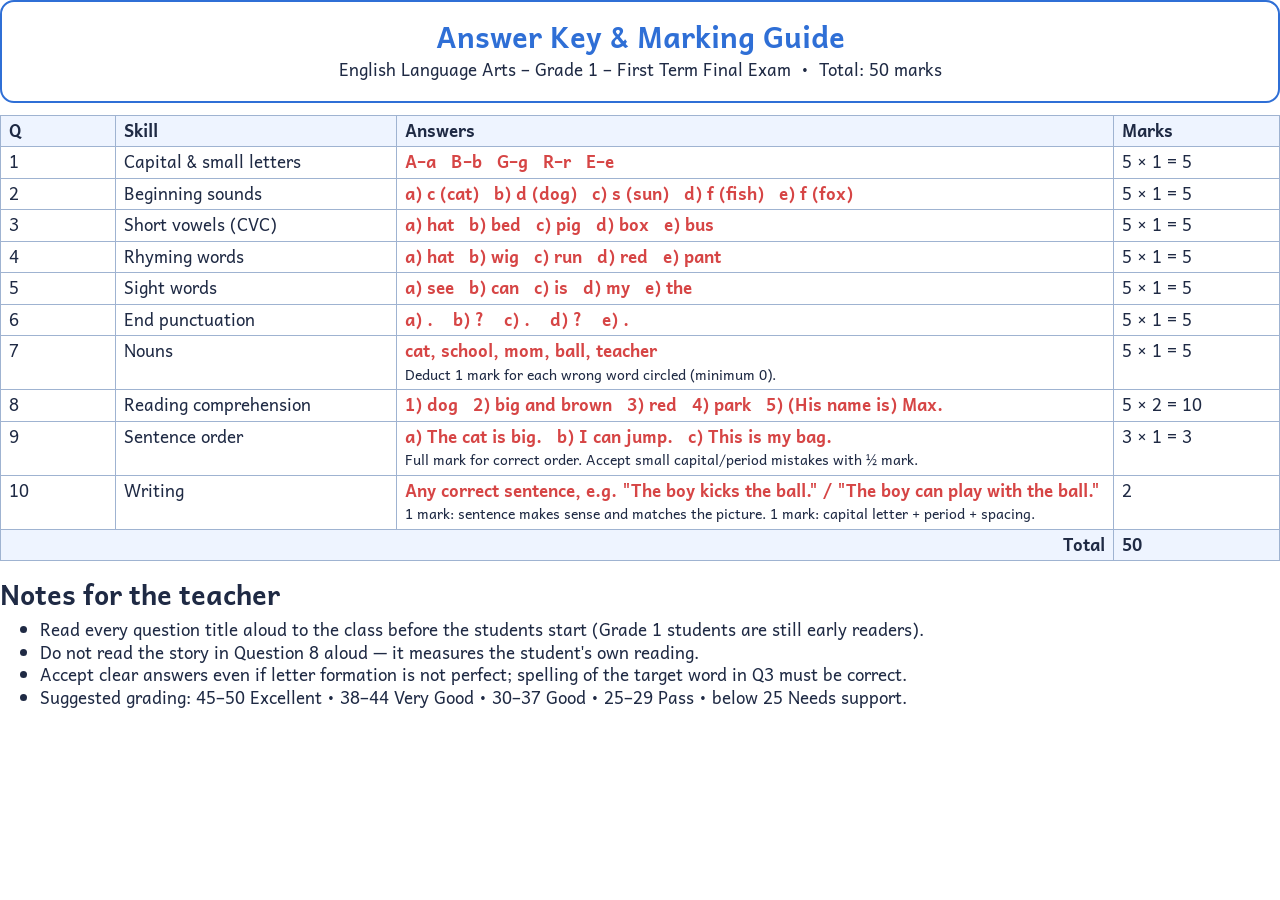
<file: grade1-exam/answer-key.html>
<!DOCTYPE html>
<html lang="en">
<head>
<meta charset="utf-8">
<title>Answer Key – Grade 1 ELA – First Term Exam</title>
<link rel="stylesheet" href="styles.css">
</head>
<body class="key">

<div class="header">
  <h1>Answer Key &amp; Marking Guide</h1>
  <div class="sub">English Language Arts – Grade 1 – First Term Final Exam &nbsp;•&nbsp; Total: 50 marks</div>
</div>

<table>
  <tr><th style="width:9%">Q</th><th style="width:22%">Skill</th><th>Answers</th><th style="width:13%">Marks</th></tr>
  <tr><td>1</td><td>Capital &amp; small letters</td>
      <td class="ans">A–a &nbsp; B–b &nbsp; G–g &nbsp; R–r &nbsp; E–e</td><td>5 × 1 = 5</td></tr>
  <tr><td>2</td><td>Beginning sounds</td>
      <td class="ans">a) c (cat) &nbsp; b) d (dog) &nbsp; c) s (sun) &nbsp; d) f (fish) &nbsp; e) f (fox)</td><td>5 × 1 = 5</td></tr>
  <tr><td>3</td><td>Short vowels (CVC)</td>
      <td class="ans">a) hat &nbsp; b) bed &nbsp; c) pig &nbsp; d) box &nbsp; e) bus</td><td>5 × 1 = 5</td></tr>
  <tr><td>4</td><td>Rhyming words</td>
      <td class="ans">a) hat &nbsp; b) wig &nbsp; c) run &nbsp; d) red &nbsp; e) pant</td><td>5 × 1 = 5</td></tr>
  <tr><td>5</td><td>Sight words</td>
      <td class="ans">a) see &nbsp; b) can &nbsp; c) is &nbsp; d) my &nbsp; e) the</td><td>5 × 1 = 5</td></tr>
  <tr><td>6</td><td>End punctuation</td>
      <td class="ans">a) . &nbsp;&nbsp; b) ? &nbsp;&nbsp; c) . &nbsp;&nbsp; d) ? &nbsp;&nbsp; e) .</td><td>5 × 1 = 5</td></tr>
  <tr><td>7</td><td>Nouns</td>
      <td><span class="ans">cat, school, mom, ball, teacher</span><br>
      <small>Deduct 1 mark for each wrong word circled (minimum 0).</small></td><td>5 × 1 = 5</td></tr>
  <tr><td>8</td><td>Reading comprehension</td>
      <td class="ans">1) dog &nbsp; 2) big and brown &nbsp; 3) red &nbsp; 4) park &nbsp; 5) (His name is) Max.</td><td>5 × 2 = 10</td></tr>
  <tr><td>9</td><td>Sentence order</td>
      <td><span class="ans">a) The cat is big. &nbsp; b) I can jump. &nbsp; c) This is my bag.</span><br>
      <small>Full mark for correct order. Accept small capital/period mistakes with ½ mark.</small></td><td>3 × 1 = 3</td></tr>
  <tr><td>10</td><td>Writing</td>
      <td><span class="ans">Any correct sentence, e.g. "The boy kicks the ball." / "The boy can play with the ball."</span><br>
      <small>1 mark: sentence makes sense and matches the picture. 1 mark: capital letter + period + spacing.</small></td><td>2</td></tr>
  <tr><th colspan="3" style="text-align:right">Total</th><th>50</th></tr>
</table>

<h3 style="margin:16px 0 6px">Notes for the teacher</h3>
<ul style="font-size:12.5pt; margin-top:0">
  <li>Read every question title aloud to the class before the students start (Grade 1 students are still early readers).</li>
  <li>Do not read the story in Question 8 aloud — it measures the student's own reading.</li>
  <li>Accept clear answers even if letter formation is not perfect; spelling of the target word in Q3 must be correct.</li>
  <li>Suggested grading: 45–50 Excellent • 38–44 Very Good • 30–37 Good • 25–29 Pass • below 25 Needs support.</li>
</ul>

</body>
</html>
</file>
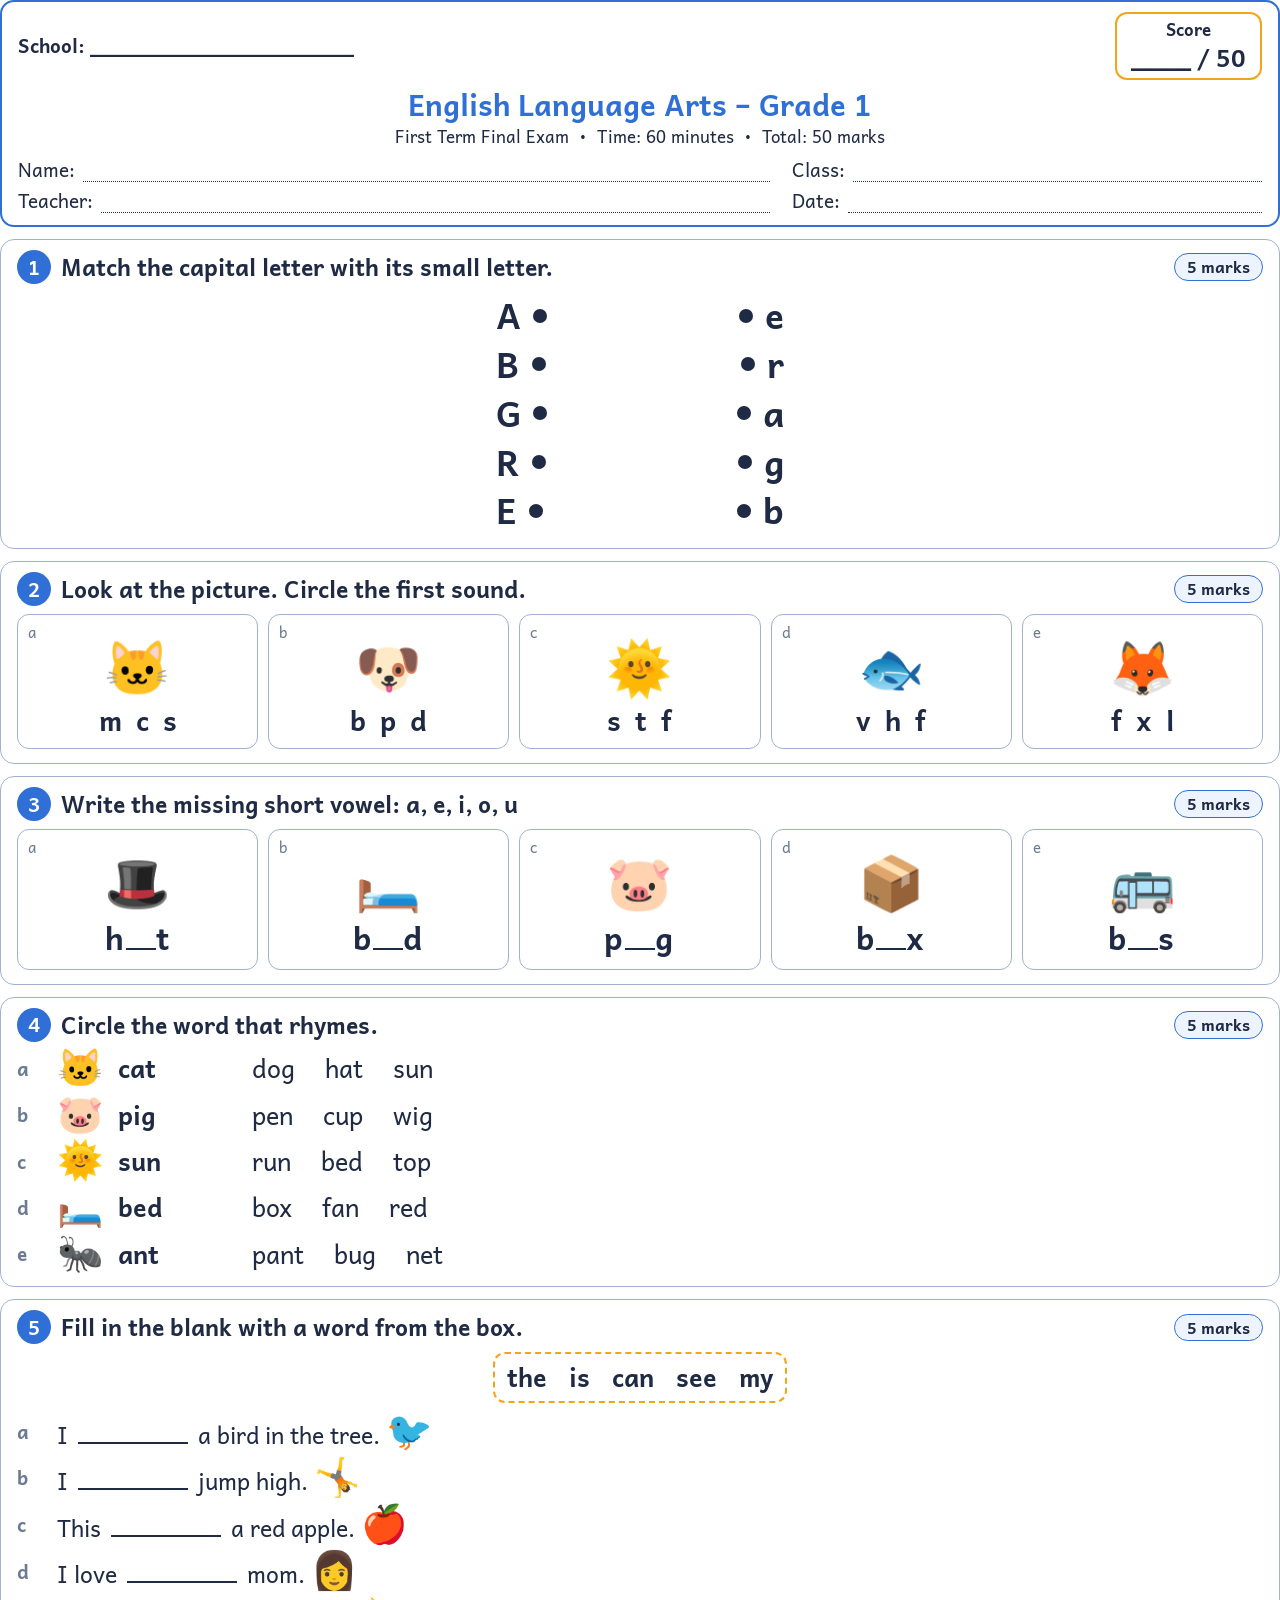
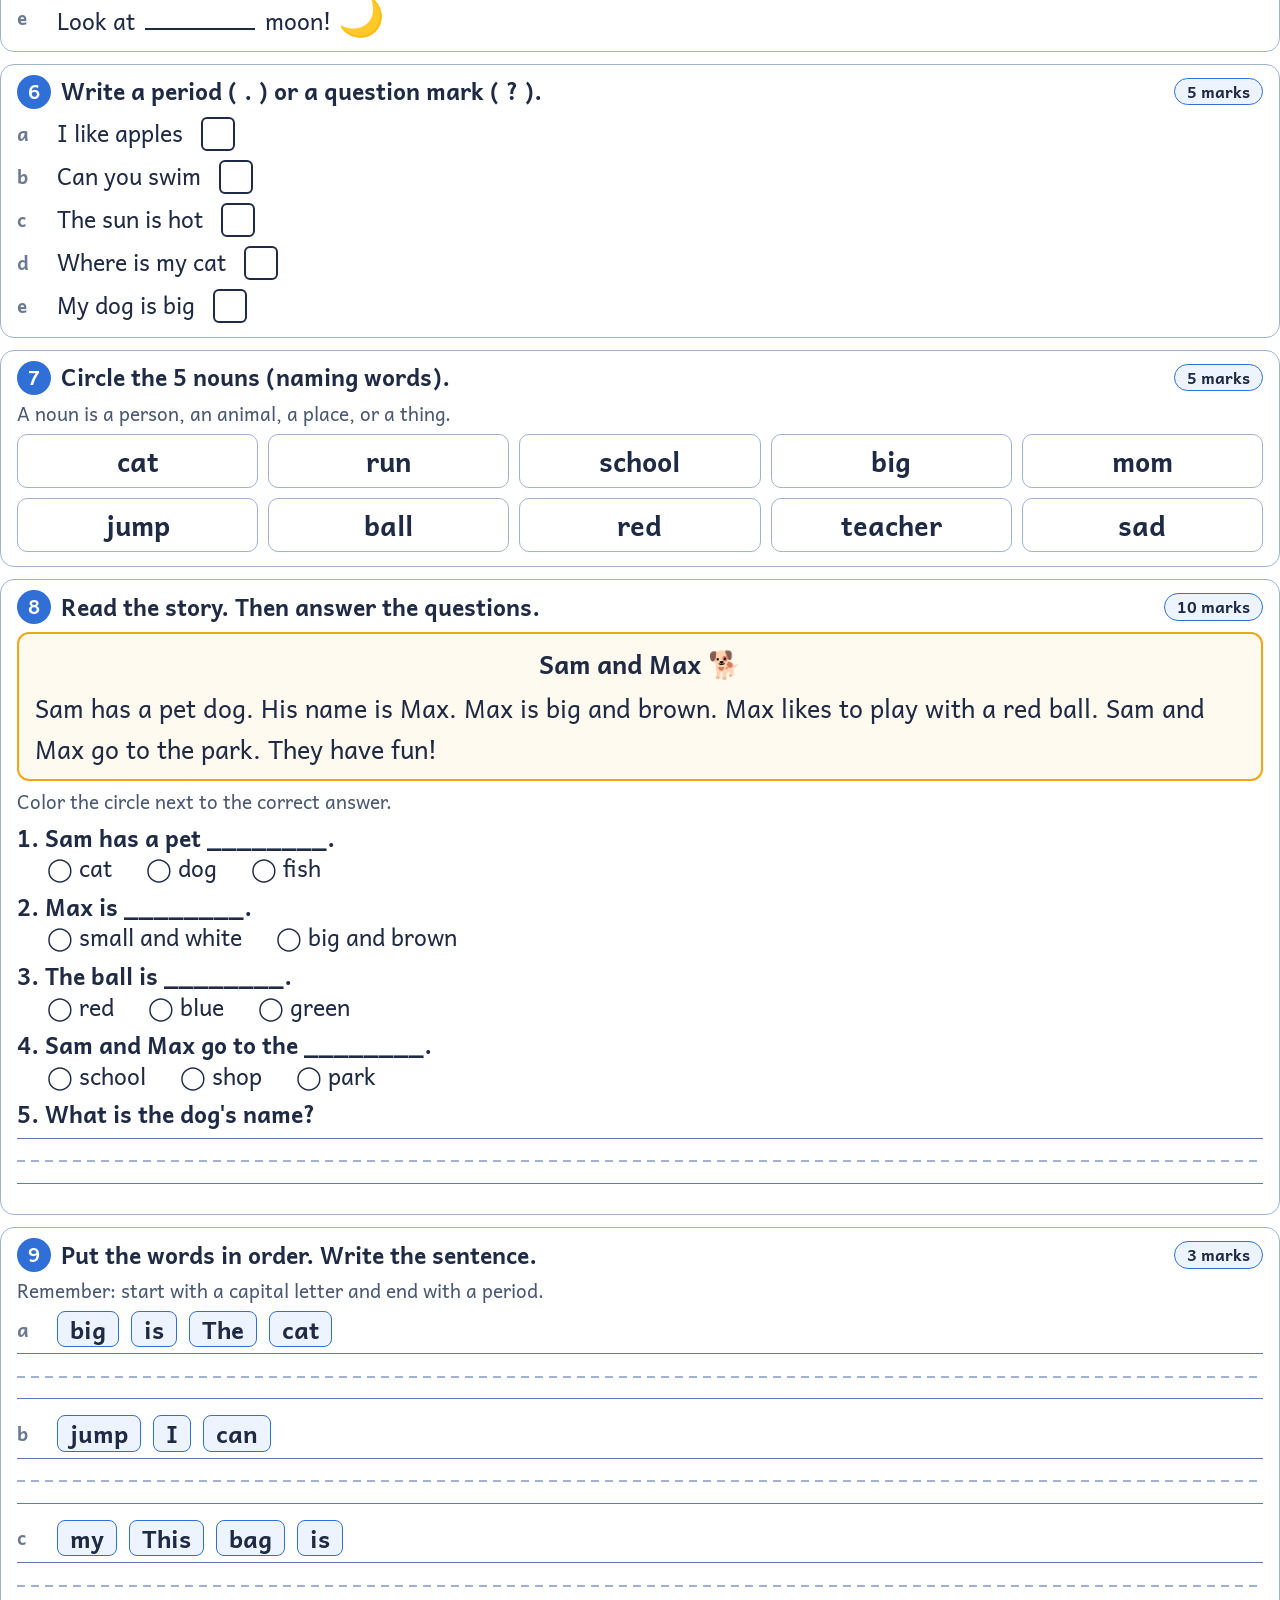
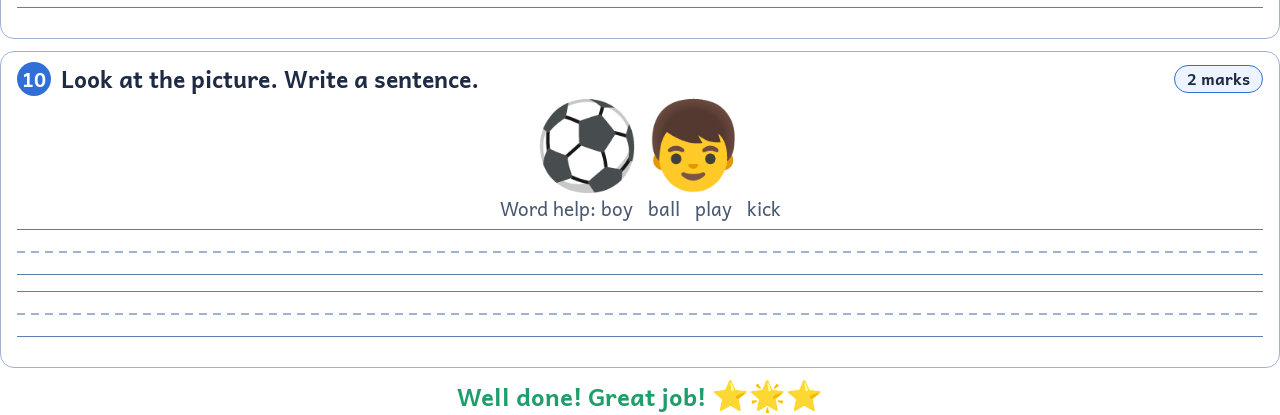
<file: grade1-exam/exam.html>
<!DOCTYPE html>
<html lang="en">
<head>
<meta charset="utf-8">
<title>Grade 1 – English Language Arts – First Term Exam</title>
<link rel="stylesheet" href="styles.css">
</head>
<body>

<!-- ================= HEADER ================= -->
<div class="header">
  <div class="top">
    <div class="school">School: ______________________</div>
    <div class="score">Score<br><span class="big">____ / 50</span></div>
  </div>
  <h1>English Language Arts – Grade 1</h1>
  <div class="sub">First Term Final Exam &nbsp;•&nbsp; Time: 60 minutes &nbsp;•&nbsp; Total: 50 marks</div>
  <div class="fields">
    <div class="field">Name:<span class="blank"></span></div>
    <div class="field">Class:<span class="blank"></span></div>
    <div class="field">Teacher:<span class="blank"></span></div>
    <div class="field">Date:<span class="blank"></span></div>
  </div>
</div>

<!-- Q1 Matching -->
<div class="q">
  <div class="q-head"><div class="q-num">1</div><div class="q-title">Match the capital letter with its small letter.</div><div class="marks">5 marks</div></div>
  <div class="match">
    <div class="col left">
      <div class="item">A <span class="dot"></span></div>
      <div class="item">B <span class="dot"></span></div>
      <div class="item">G <span class="dot"></span></div>
      <div class="item">R <span class="dot"></span></div>
      <div class="item">E <span class="dot"></span></div>
    </div>
    <div class="col right">
      <div class="item">e <span class="dot"></span></div>
      <div class="item">r <span class="dot"></span></div>
      <div class="item">a <span class="dot"></span></div>
      <div class="item">g <span class="dot"></span></div>
      <div class="item">b <span class="dot"></span></div>
    </div>
  </div>
</div>

<!-- Q2 Beginning sounds -->
<div class="q">
  <div class="q-head"><div class="q-num">2</div><div class="q-title">Look at the picture. Circle the first sound.</div><div class="marks">5 marks</div></div>
  <div class="cards">
    <div class="card"><div class="num">a</div><div class="emoji">🐱</div><div class="choices"><span>m</span><span>c</span><span>s</span></div></div>
    <div class="card"><div class="num">b</div><div class="emoji">🐶</div><div class="choices"><span>b</span><span>p</span><span>d</span></div></div>
    <div class="card"><div class="num">c</div><div class="emoji">🌞</div><div class="choices"><span>s</span><span>t</span><span>f</span></div></div>
    <div class="card"><div class="num">d</div><div class="emoji">🐟</div><div class="choices"><span>v</span><span>h</span><span>f</span></div></div>
    <div class="card"><div class="num">e</div><div class="emoji">🦊</div><div class="choices"><span>f</span><span>x</span><span>l</span></div></div>
  </div>
</div>

<!-- Q3 Short vowels -->
<div class="q">
  <div class="q-head"><div class="q-num">3</div><div class="q-title">Write the missing short vowel: a, e, i, o, u</div><div class="marks">5 marks</div></div>
  <div class="cards">
    <div class="card"><div class="num">a</div><div class="emoji">🎩</div><div class="word">h<span class="gap"></span>t</div></div>
    <div class="card"><div class="num">b</div><div class="emoji">🛏️</div><div class="word">b<span class="gap"></span>d</div></div>
    <div class="card"><div class="num">c</div><div class="emoji">🐷</div><div class="word">p<span class="gap"></span>g</div></div>
    <div class="card"><div class="num">d</div><div class="emoji">📦</div><div class="word">b<span class="gap"></span>x</div></div>
    <div class="card"><div class="num">e</div><div class="emoji">🚌</div><div class="word">b<span class="gap"></span>s</div></div>
  </div>
</div>

<!-- ================= PAGE 2 ================= -->
<div class="q page-break">
  <div class="q-head"><div class="q-num">4</div><div class="q-title">Circle the word that rhymes.</div><div class="marks">5 marks</div></div>
  <div class="rows">
    <div class="row"><span class="n">a</span><span class="emoji">🐱</span><span class="lead">cat</span><span class="opts"><span>dog</span><span>hat</span><span>sun</span></span></div>
    <div class="row"><span class="n">b</span><span class="emoji">🐷</span><span class="lead">pig</span><span class="opts"><span>pen</span><span>cup</span><span>wig</span></span></div>
    <div class="row"><span class="n">c</span><span class="emoji">🌞</span><span class="lead">sun</span><span class="opts"><span>run</span><span>bed</span><span>top</span></span></div>
    <div class="row"><span class="n">d</span><span class="emoji">🛏️</span><span class="lead">bed</span><span class="opts"><span>box</span><span>fan</span><span>red</span></span></div>
    <div class="row"><span class="n">e</span><span class="emoji">🐜</span><span class="lead">ant</span><span class="opts"><span>pant</span><span>bug</span><span>net</span></span></div>
  </div>
</div>

<div class="q">
  <div class="q-head"><div class="q-num">5</div><div class="q-title">Fill in the blank with a word from the box.</div><div class="marks">5 marks</div></div>
  <div class="wordbank"><span>the</span><span>is</span><span>can</span><span>see</span><span>my</span></div>
  <div class="rows">
    <div class="row"><span class="n">a</span><span>I <span class="blank-line"></span> a bird in the tree. <span class="emoji">🐦</span></span></div>
    <div class="row"><span class="n">b</span><span>I <span class="blank-line"></span> jump high. <span class="emoji">🤸</span></span></div>
    <div class="row"><span class="n">c</span><span>This <span class="blank-line"></span> a red apple. <span class="emoji">🍎</span></span></div>
    <div class="row"><span class="n">d</span><span>I love <span class="blank-line"></span> mom. <span class="emoji">👩</span></span></div>
    <div class="row"><span class="n">e</span><span>Look at <span class="blank-line"></span> moon! <span class="emoji">🌙</span></span></div>
  </div>
</div>

<div class="q">
  <div class="q-head"><div class="q-num">6</div><div class="q-title">Write a period ( . ) or a question mark ( ? ).</div><div class="marks">5 marks</div></div>
  <div class="rows">
    <div class="row"><span class="n">a</span><span>I like apples</span><span class="box"></span></div>
    <div class="row"><span class="n">b</span><span>Can you swim</span><span class="box"></span></div>
    <div class="row"><span class="n">c</span><span>The sun is hot</span><span class="box"></span></div>
    <div class="row"><span class="n">d</span><span>Where is my cat</span><span class="box"></span></div>
    <div class="row"><span class="n">e</span><span>My dog is big</span><span class="box"></span></div>
  </div>
</div>

<!-- ================= PAGE 3 ================= -->
<div class="q page-break">
  <div class="q-head"><div class="q-num">7</div><div class="q-title">Circle the 5 nouns (naming words).</div><div class="marks">5 marks</div></div>
  <div class="instr">A noun is a person, an animal, a place, or a thing.</div>
  <div class="nouns">
    <div>cat</div><div>run</div><div>school</div><div>big</div><div>mom</div>
    <div>jump</div><div>ball</div><div>red</div><div>teacher</div><div>sad</div>
  </div>
</div>

<div class="q">
  <div class="q-head"><div class="q-num">8</div><div class="q-title">Read the story. Then answer the questions.</div><div class="marks">10 marks</div></div>
  <div class="story">
    <h3>Sam and Max <span class="emoji" style="font-size:20pt">🐕</span></h3>
    Sam has a pet dog. His name is Max.
    Max is big and brown. Max likes to play with a red ball.
    Sam and Max go to the park. They have fun!
  </div>
  <div class="instr">Color the circle next to the correct answer.</div>
  <div class="mcq"><div class="stem">1. Sam has a pet ________.</div><div class="opts"><span>cat</span><span>dog</span><span>fish</span></div></div>
  <div class="mcq"><div class="stem">2. Max is ________.</div><div class="opts"><span>small and white</span><span>big and brown</span></div></div>
  <div class="mcq"><div class="stem">3. The ball is ________.</div><div class="opts"><span>red</span><span>blue</span><span>green</span></div></div>
  <div class="mcq"><div class="stem">4. Sam and Max go to the ________.</div><div class="opts"><span>school</span><span>shop</span><span>park</span></div></div>
  <div class="mcq"><div class="stem">5. What is the dog's name?</div></div>
  <div class="hw"></div>
</div>

<!-- ================= PAGE 4 ================= -->
<div class="q page-break">
  <div class="q-head"><div class="q-num">9</div><div class="q-title">Put the words in order. Write the sentence.</div><div class="marks">3 marks</div></div>
  <div class="instr">Remember: start with a capital letter and end with a period.</div>
  <div class="row"><span class="n">a</span><div class="scramble"><span>big</span><span>is</span><span>The</span><span>cat</span></div></div>
  <div class="hw"></div>
  <div class="row"><span class="n">b</span><div class="scramble"><span>jump</span><span>I</span><span>can</span></div></div>
  <div class="hw"></div>
  <div class="row"><span class="n">c</span><div class="scramble"><span>my</span><span>This</span><span>bag</span><span>is</span></div></div>
  <div class="hw"></div>
</div>

<div class="q">
  <div class="q-head"><div class="q-num">10</div><div class="q-title">Look at the picture. Write a sentence.</div><div class="marks">2 marks</div></div>
  <div style="text-align:center"><span class="emoji" style="font-size:64pt">⚽👦</span></div>
  <div class="instr" style="text-align:center; margin-top:6px">Word help: boy &nbsp; ball &nbsp; play &nbsp; kick</div>
  <div class="hw"></div>
  <div class="hw"></div>
</div>

<div class="end">Well done! Great job! <span class="emoji">⭐🌟⭐</span></div>

</body>
</html>
</file>
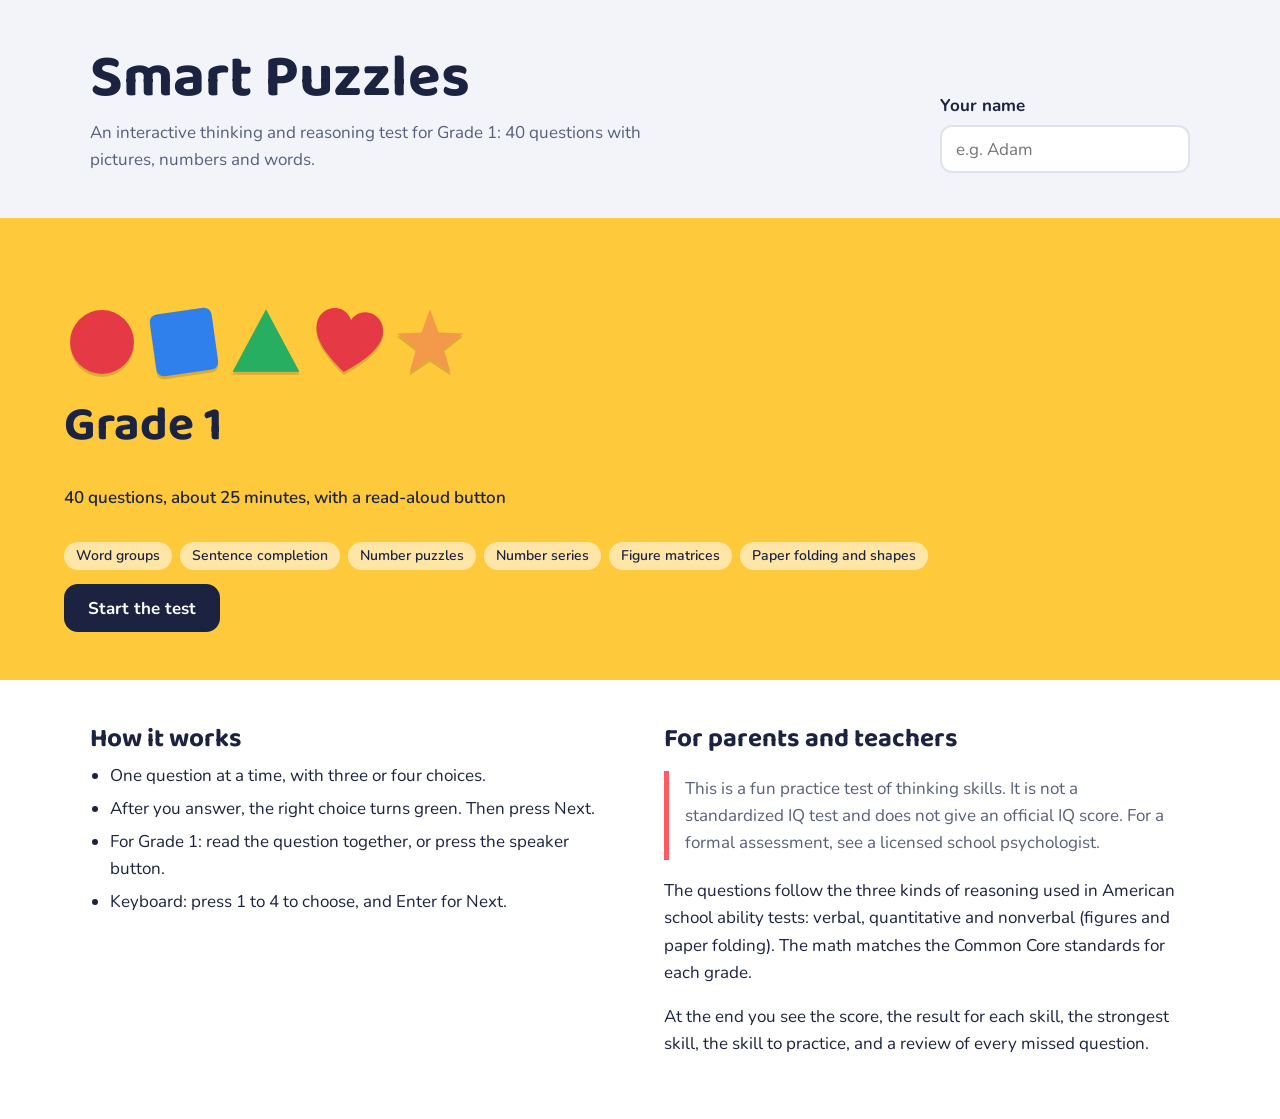
<file: kids-iq-tests/en-grade1.html>
<!DOCTYPE html>
<html lang="en" dir="ltr" data-only="1">
<head>
<meta charset="utf-8">
<meta name="viewport" content="width=device-width,initial-scale=1">
<title>Smart Puzzles: Grade 1</title>
<link rel="preconnect" href="https://fonts.googleapis.com">
<link rel="preconnect" href="https://fonts.gstatic.com" crossorigin>
<link href="https://fonts.googleapis.com/css2?family=Baloo+2:wght@600;800&family=Nunito:wght@400;600;700;800&display=swap" rel="stylesheet">
<style>
/* VOICE children's occasion: playful, bright, very clear, kind
   IDEA a school puzzle booklet whose shapes look like stickers
   PICTURE the question card itself, large, with drawn shapes, sequences and grids
   COLOUR white ground, sunshine yellow for grade 1, sea teal for grade 4, coral for the missing piece; night is deep teal-black
   TYPE Baloo 2 for titles + Nunito for text
   LAYOUT home: title band, two full-bleed colour columns (stack on phone); quiz: colour band with progress dots, one centred card */
:root{color-scheme:light dark;--bg:light-dark(#ffffff,#0e1a19);--ink:light-dark(#1b2340,#eef4f3);--mut:light-dark(#566079,#a9bcb9);--card:light-dark(#ffffff,#152826);--soft:light-dark(#f2f4fa,#1d3532);--line:light-dark(#dfe3ee,#2c4844);--sun:light-dark(#ffc93c,#e9ae1c);--sea:light-dark(#36c9bb,#22a99c);--cor:#ff5a5f;--ok:#1f9d55;--bad:#e5484d;--band-ink:#1b2340;--acc:var(--sun)}
:root[data-theme=light]{color-scheme:light}
:root[data-theme=dark]{color-scheme:dark}
*{box-sizing:border-box;min-width:0}
html,body{margin:0}
body{background:var(--bg);color:var(--ink);font:17px/1.6 Nunito,Arial,sans-serif;overflow-x:clip}
body.g4{--acc:var(--sea)}
h1,h2,h3{font-family:"Baloo 2",Nunito,sans-serif;line-height:1.1;margin:0;letter-spacing:0}
button{font:inherit;color:inherit;cursor:pointer}
button:focus-visible,input:focus-visible{outline:3px solid var(--cor);outline-offset:3px}
.band{padding-block:clamp(22px,3.5vw,48px);padding-inline:max(5vw,16px)}
.wrap{max-width:1100px;margin-inline:auto}
[hidden]{display:none!important}
.btn{min-height:48px;padding:8px 22px;border-radius:14px;border:2px solid var(--band-ink);background:var(--band-ink);color:#fff;font-weight:700;font-size:17px}
.btn.alt{background:transparent;color:inherit;border-color:currentColor}
.btn:active{transform:translateY(2px)}
/* home */
.top{background:var(--soft)}
.top .wrap{display:flex;flex-wrap:wrap;gap:16px 40px;align-items:end;justify-content:space-between}
.top h1{font-size:clamp(38px,6vw,60px)}
.top p{margin:8px 0 0;color:var(--mut);max-width:34em}
.name label{display:block;font-weight:700;margin-bottom:6px}
.name input{font:inherit;font-size:17px;min-height:48px;width:min(260px,100%);padding:8px 14px;border-radius:12px;border:2px solid var(--line);background:var(--card);color:var(--ink)}
.cols{display:grid;grid-template-columns:repeat(2,minmax(0,1fr))}
.gcard{color:var(--band-ink);padding:clamp(24px,4vw,48px) max(5vw,16px);display:grid;gap:14px;align-content:start}
.gcard.c1{background:var(--sun)}
.gcard.c4{background:var(--sea)}
.gcard h2{font-size:clamp(34px,4.6vw,48px)}
.gcard .meta{font-weight:600}
.chips{display:flex;flex-wrap:wrap;gap:8px;padding:0;margin:0;list-style:none}
.chips li{background:rgba(255,255,255,.55);border-radius:999px;padding:3px 12px;font-size:14px;font-weight:600}
.deco{display:flex;flex-wrap:wrap;align-items:end;gap:6px;min-height:120px;padding-block:6px}
.deco .shp{width:clamp(48px,6.4vw,76px);height:auto}
.deco .mat{width:200px;background:rgba(255,255,255,.6);padding:8px;border-radius:16px}
.deco .mat .cell{background:#fff;min-width:0;min-height:0;aspect-ratio:1;padding:4px}
.deco .mat .cell .shp{width:100%;height:auto}
.acts{display:flex;flex-wrap:wrap;gap:10px}
.note .wrap{display:grid;grid-template-columns:minmax(0,1fr) minmax(0,1fr);gap:20px 48px}
.note h3{font-size:26px;margin-bottom:8px}
.note ul{margin:0;padding-inline-start:20px}
.note li{margin-bottom:6px}
.warn{border-inline-start:5px solid var(--cor);padding:4px 16px;color:var(--mut)}
/* quiz */
.qbar{background:var(--acc);color:var(--band-ink);padding-block:16px 18px}
.qbar .wrap{display:grid;gap:10px}
.qrow{display:flex;flex-wrap:wrap;gap:8px 16px;align-items:center;justify-content:space-between}
.qrow h2{font-size:clamp(24px,3.4vw,32px)}
.chip{background:rgba(255,255,255,.6);border-radius:999px;padding:3px 14px;font-weight:700;font-size:15px}
.home{min-height:44px;padding:4px 16px;border-radius:12px;border:2px solid var(--band-ink);background:transparent;font-weight:700;color:var(--band-ink)}
.dots{display:flex;flex-wrap:wrap;gap:5px}
.dots i{width:14px;height:14px;border-radius:50%;background:rgba(255,255,255,.6);border:2px solid rgba(27,35,64,.25)}
.dots i.cur{background:var(--band-ink);border-color:var(--band-ink)}
.dots i.ok{background:var(--ok);border-color:var(--ok)}
.dots i.bad{background:var(--bad);border-color:var(--bad)}
.qmain{padding:clamp(18px,3vw,36px) max(4vw,12px) 48px}
.card{max-width:880px;margin-inline:auto;background:var(--card);border:2px solid var(--line);border-radius:26px;padding:clamp(18px,3vw,34px);box-shadow:0 6px 0 var(--line)}
.qhead{display:flex;gap:12px;align-items:start;justify-content:space-between}
.qt{font-size:clamp(21px,2.8vw,27px);font-weight:700;margin:0;line-height:1.5;text-wrap:balance}
.g4 .qt{font-size:clamp(19px,2.4vw,23px)}
.say{flex:none;width:48px;height:48px;border-radius:50%;border:2px solid var(--line);background:var(--soft);display:grid;place-items:center}
.say svg{width:24px;height:24px}
.fig{margin:20px 0 6px;display:flex;justify-content:center}
.fig:empty{display:none}
.seq,.ana,.eqs,.maps{display:flex;flex-wrap:wrap;gap:10px;align-items:center;justify-content:center}
.cell{min-width:68px;min-height:68px;padding:6px;border-radius:16px;background:var(--soft);display:grid;place-items:center;font-size:28px;font-weight:700;font-family:"Baloo 2",Nunito,sans-serif}
.cell.w{padding-inline:16px;font-size:22px;font-family:Nunito,sans-serif}
.cell.q{border:3px dashed var(--cor);background:transparent;color:var(--cor);font-size:34px}
.to{font-size:28px;color:var(--mut)}
.as{font-weight:700;color:var(--mut);padding-inline:8px}
.mat{display:grid;grid-template-columns:repeat(3,minmax(0,1fr));gap:8px;width:min(300px,100%)}
.mat .cell{min-width:0;aspect-ratio:1}
.grp{display:flex;flex-wrap:wrap;gap:2px;justify-content:center;max-width:72px}
.mat .grp{max-width:60px}
.scat{display:flex;flex-wrap:wrap;gap:14px 20px;justify-content:center;max-width:430px;padding:16px;background:var(--soft);border-radius:20px}
.cmp{display:grid;grid-template-columns:repeat(2,minmax(0,1fr));gap:12px;width:100%;max-width:560px}
.gbox{background:var(--soft);border-radius:18px;padding:12px;text-align:center}
.gbox b{display:block;margin-bottom:8px}
.gbox div{display:flex;flex-wrap:wrap;justify-content:center;align-items:center;min-height:120px}
.eqs{flex-direction:column}
.eqs>div,.maps>div{display:flex;gap:8px;align-items:center;font-size:28px;font-weight:700}
.maps{flex-direction:column}
.opts{display:grid;grid-template-columns:repeat(2,minmax(0,1fr));gap:12px;margin-top:22px}
.opt{position:relative;min-height:84px;border-radius:18px;border:3px solid var(--line);background:var(--card);display:grid;place-items:center;padding:12px 40px 12px 12px;transition:transform .12s}
.opt:hover{border-color:var(--acc);transform:translateY(-2px)}
.opt .k{position:absolute;inset-inline-start:10px;top:10px;width:28px;height:28px;border-radius:50%;background:var(--soft);font-weight:700;font-size:15px;display:grid;place-items:center}
.otx{font-size:22px;font-weight:700}
.opt.ok{border-color:var(--ok);background:color-mix(in srgb,var(--ok) 14%,var(--card))}
.opt.bad{border-color:var(--bad);background:color-mix(in srgb,var(--bad) 12%,var(--card))}
.opt.dim{opacity:.45}
.opt[disabled]{cursor:default;transform:none}
.fb{display:flex;flex-wrap:wrap;gap:12px;align-items:center;justify-content:space-between;margin-top:20px;min-height:52px}
.fb p{margin:0;font-weight:700;font-size:19px}
.fb p.ok{color:var(--ok)}
.fb p.bad{color:var(--bad)}
.shp{display:block;filter:drop-shadow(0 3px 0 rgba(0,0,0,.14))}
/* results */
.rtop{background:var(--acc);color:var(--band-ink)}
.rtop .wrap{display:grid;grid-template-columns:auto minmax(0,1fr);gap:18px 40px;align-items:center}
.score{font-family:"Baloo 2",Nunito,sans-serif;font-size:clamp(72px,12vw,120px);line-height:1;font-weight:800;white-space:nowrap}
.score small{font-size:.38em}
.stars{display:flex;gap:4px;margin-bottom:8px}
.stars svg{width:38px;height:38px}
.rtop h2{font-size:clamp(30px,4vw,44px)}
.rtop p{margin:6px 0 0;font-weight:600}
.rgrid{display:grid;grid-template-columns:minmax(0,1.1fr) minmax(0,1fr);gap:28px 48px}
.rgrid h3{font-size:26px;margin-bottom:12px}
.bars{display:grid;gap:12px}
.bar{display:grid;grid-template-columns:minmax(0,9em) minmax(0,1fr) auto;gap:10px;align-items:center}
.bar .tr{height:18px;border-radius:9px;background:var(--soft);overflow:hidden}
.bar .tr i{display:block;height:100%;border-radius:9px;background:var(--acc)}
.bar b{white-space:nowrap;font-variant-numeric:tabular-nums}
.ins{background:var(--soft);border-radius:18px;padding:16px 20px;margin-top:18px}
.ins p{margin:4px 0}
.rev{list-style:none;padding:0;margin:0;display:grid;gap:10px}
.rev li{border:2px solid var(--line);border-radius:16px;padding:10px 14px}
.rev p{margin:0 0 6px;font-weight:600}
.rev .pr{display:flex;flex-wrap:wrap;gap:6px 18px;align-items:center;font-size:15px}
.rev .pr span{display:flex;gap:6px;align-items:center}
.rev .shp{width:34px;height:34px}
.rev .grp{max-width:60px}
.rev .grp .shp{width:16px;height:16px}
.rf{display:flex;justify-content:flex-start;margin:4px 0 8px}
.rf .cell{min-width:40px;min-height:40px;font-size:18px;border-radius:10px;padding:4px}
.rf .cell.w{font-size:15px;padding-inline:10px}
.rf .shp{width:28px;height:28px}
.rf .mat{width:150px}
.rf .to,.rf .eqs>div,.rf .maps>div{font-size:18px}
.rf .gbox div{min-height:50px}
.rev .otx{font-size:16px}
.allok{font-weight:700;color:var(--ok)}
#toast{position:fixed;inset-inline:16px;bottom:16px;margin-inline:auto;max-width:420px;background:var(--band-ink);color:#fff;padding:12px 18px;border-radius:14px;text-align:center;font-weight:600;opacity:0;pointer-events:none;transition:opacity .2s}
#toast.on{opacity:1}
@media(max-width:700px){.cols,.note .wrap,.rgrid{grid-template-columns:minmax(0,1fr)}.rtop .wrap{grid-template-columns:minmax(0,1fr)}}
@media(max-width:520px){.cell{min-width:54px;min-height:54px;font-size:23px}.cell>.shp:not(.tall):not(.big){width:42px;height:42px}.cell>.shp.big{width:58px;height:58px}.cell>.shp.tall{width:28px;height:76px}.cell.w{font-size:18px}.opt{min-height:74px;padding-inline:34px 8px}.otx{font-size:19px}.to{font-size:22px}.eqs>div,.maps>div{font-size:23px}.bar{grid-template-columns:minmax(0,7em) minmax(0,1fr) auto}}
@media(prefers-reduced-motion:reduce){*{transition:none!important}}
.mat.m2{grid-template-columns:repeat(2,minmax(0,1fr));width:min(220px,100%)}
.mat.m2 .cell .shp{width:60%;height:auto}
</style>
</head>
<body class="g1">

<section id="vHome">
  <header class="band top">
    <div class="wrap">
      <div>
        <h1>Smart Puzzles</h1>
        <p id="intro">Two interactive thinking and reasoning tests, 40 questions each, with pictures, numbers and words. Pick a grade to start.</p>
      </div>
      <div class="name">
        <label for="kid">Your name</label>
        <input id="kid" type="text" maxlength="24" placeholder="e.g. Adam" autocomplete="off">
      </div>
    </div>
  </header>
  <div class="cols">
    <article class="gcard c1">
      <div class="deco" id="deco1"></div>
      <h2>Grade 1</h2>
      <p class="meta">40 questions, about 25 minutes, with a read-aloud button</p>
      <ul class="chips"><li>Word groups</li><li>Sentence completion</li><li>Number puzzles</li><li>Number series</li><li>Figure matrices</li><li>Paper folding and shapes</li></ul>
      <div class="acts" id="acts1"></div>
    </article>
    <article class="gcard c4">
      <div class="deco" id="deco4"></div>
      <h2>Grade 4</h2>
      <p class="meta">40 questions, about 30 minutes</p>
      <ul class="chips"><li>Verbal analogies</li><li>Word groups and sentences</li><li>Number puzzles</li><li>Number series</li><li>Figure matrices and groups</li><li>Paper folding and spatial</li></ul>
      <div class="acts" id="acts4"></div>
    </article>
  </div>
  <section class="band note">
    <div class="wrap">
      <div>
        <h3>How it works</h3>
        <ul>
          <li>One question at a time, with three or four choices.</li>
          <li>After you answer, the right choice turns green. Then press Next.</li>
          <li>For Grade 1: read the question together, or press the speaker button.</li>
          <li>Keyboard: press 1 to 4 to choose, and Enter for Next.</li>
        </ul>
      </div>
      <div>
        <h3>For parents and teachers</h3>
        <p class="warn">This is a fun practice test of thinking skills. It is not a standardized IQ test and does not give an official IQ score. For a formal assessment, see a licensed school psychologist.</p>
        <p>The questions follow the three kinds of reasoning used in American school ability tests: verbal, quantitative and nonverbal (figures and paper folding). The math matches the Common Core standards for each grade.</p>
        <p>At the end you see the score, the result for each skill, the strongest skill, the skill to practice, and a review of every missed question.</p>
      </div>
    </div>
  </section>
</section>

<section id="vQuiz" hidden>
  <header class="band qbar">
    <div class="wrap">
      <div class="qrow">
        <h2 id="qNum"></h2>
        <span class="chip" id="qCat"></span>
        <button class="home" id="toHome" type="button">Home</button>
      </div>
      <div class="dots" id="dots"></div>
    </div>
  </header>
  <main class="qmain">
    <div class="card">
      <div class="qhead">
        <p class="qt" id="qText"></p>
        <button class="say" id="say" type="button" aria-label="Read the question aloud"><svg viewBox="0 0 24 24" fill="none" stroke="currentColor" stroke-width="2" stroke-linecap="round" stroke-linejoin="round"><path d="M11 5 6 9H3v6h3l5 4z"/><path d="M15.5 8.5a5 5 0 0 1 0 7"/><path d="M18.5 5.5a9 9 0 0 1 0 13"/></svg></button>
      </div>
      <div class="fig" id="qFig"></div>
      <div class="opts" id="qOpts"></div>
      <div class="fb"><p id="qFb"></p><button class="btn" id="next" type="button" hidden>Next</button></div>
    </div>
  </main>
</section>

<section id="vRes" hidden>
  <header class="band rtop">
    <div class="wrap">
      <div class="score" id="rScore"></div>
      <div>
        <div class="stars" id="rStars"></div>
        <h2 id="rTitle"></h2>
        <p id="rMeta"></p>
      </div>
    </div>
  </header>
  <section class="band">
    <div class="wrap rgrid">
      <div>
        <h3>Results by skill</h3>
        <div class="bars" id="rBars"></div>
        <div class="ins" id="rIns"></div>
        <div class="acts" style="margin-top:18px">
          <button class="btn" id="again" type="button">Try again</button>
          <button class="btn alt" id="other" type="button"></button>
          <button class="btn alt" id="copy" type="button">Copy result</button>
          <button class="btn alt" id="rHome" type="button">Home</button>
        </div>
      </div>
      <div>
        <h3>Review of missed questions</h3>
        <ul class="rev" id="rRev"></ul>
      </div>
    </div>
  </section>
  <section class="band note" style="padding-top:0">
    <div class="wrap"><p class="warn">This is a practice test of thinking skills, not a standardized IQ test. Use the result to see what to practice, not to diagnose.</p></div>
  </section>
</section>

<div id="toast" role="status"></div>

<script>
{
const AR='٠١٢٣٤٥٦٧٨٩';
const ar=s=>String(s);
const C={R:'#e63946',B:'#2f80ed',G:'#27ae60',Y:'#f2b705',P:'#9b51e0',O:'#f2994a',K:'#1b2340'};
const poly=(n,r,rot)=>{const p=[];for(let i=0;i<n;i++){const a=(rot+360*i/n)*Math.PI/180;p.push((50+r*Math.cos(a)).toFixed(1)+','+(50+r*Math.sin(a)).toFixed(1))}return p.join(' ')};
const starPts=(()=>{const p=[];for(let i=0;i<10;i++){const r=i%2?19:46,a=(-90+36*i)*Math.PI/180;p.push((50+r*Math.cos(a)).toFixed(1)+','+(53+r*Math.sin(a)).toFixed(1))}return p.join(' ')})();
const P={
  circle:'<circle cx="50" cy="50" r="42"/>',
  square:'<rect x="9" y="9" width="82" height="82" rx="10"/>',
  tri:'<polygon points="50,7 94,89 6,89"/>',
  star:'<polygon points="'+starPts+'"/>',
  heart:'<path d="M50 90C20 68 6 50 6 33 6 18 17 8 30 8c9 0 16 5 20 13 4-8 11-13 20-13 13 0 24 10 24 25 0 17-14 35-44 57z"/>',
  diamond:'<polygon points="50,4 93,50 50,96 7,50"/>',
  hex:'<polygon points="'+poly(6,44,0)+'"/>',
  pent:'<polygon points="'+poly(5,46,-90)+'"/>',
  arrow:'<path d="M50 5 88 46H63v49H37V46H12z"/>',
  F:'<path d="M26 8h54v16H43v19h27v16H43v33H26z"/>'
};
function S(t,c,o){
  o=o||{};const z=o.z||52,col=C[c]||c,k=o.k||1;
  let tr='rotate('+(o.r||0)+' 50 50)';
  if(o.m)tr+=' translate(100 0) scale(-1 1)';
  if(k!==1)tr='translate(50 50) scale('+k+') translate(-50 -50) '+tr;
  return '<svg class="shp" width="'+z+'" height="'+z+'" viewBox="0 0 100 100" aria-hidden="true"><g transform="'+tr+'" fill="'+(o.o?'none':col)+'" stroke="'+col+'" stroke-width="'+(o.o?9:0)+'" stroke-linejoin="round">'+P[t]+'</g></svg>';
}
const grp=(n,t,c,z)=>'<span class="grp">'+Array(n).fill(S(t||'star',c||'Y',{z:z||20})).join('')+'</span>';
const QC='<span class="cell q">?</span>';
const cell=x=>x===null?QC:(x.indexOf('<')<0?'<span class="cell'+(x.length>2?' w':'')+'">'+ar(x)+'</span>':'<span class="cell">'+x+'</span>');
const seq=a=>'<div class="seq">'+a.map(cell).join('')+(a.indexOf(null)<0?QC:'')+'</div>';
const row=a=>'<div class="seq">'+a.map(cell).join('')+'</div>';
const ana=(a,b,c)=>'<div class="ana">'+cell(a)+'<b class="to">→</b>'+cell(b)+'<span class="as">as</span>'+cell(c)+'<b class="to">→</b>'+QC+'</div>';
const mat=a=>'<div class="mat">'+a.map(cell).join('')+'</div>';
const scat=list=>'<div class="scat">'+list.map((x,i)=>'<span style="transform:rotate('+((i*47)%30-15)+'deg)">'+S(x[0],x[1],{z:46})+'</span>').join('')+'</div>';
const Q=(c,t,f,o,a,fix)=>({c,t,f:f||'',raw:o,o:o.map(x=>x.indexOf('<')<0?'<span class="otx">'+ar(x)+'</span>':x),a,fix:!!fix});
const s=(t,c,o)=>S(t,c,o);
P.rect='<rect x="6" y="24" width="88" height="52" rx="5"/>';
P.trap='<polygon points="27,22 73,22 94,80 6,80"/>';
P.para='<polygon points="30,22 94,22 70,80 6,80"/>';
P.hept='<polygon points="'+poly(7,45,-90)+'"/>';
const INK='#1b2340';
const box=(inner,w,h,vb,cls)=>'<svg class="shp'+(cls?' '+cls:'')+'" width="'+(w||60)+'" height="'+(h||w||60)+'" viewBox="'+(vb||'0 0 100 100')+'" aria-hidden="true">'+inner+'</svg>';
const comp=(o,i,c,k)=>{const col=C[c]||c,cy=o==='tri'?62:50,kk=k||.4;return box('<g fill="none" stroke="'+col+'" stroke-width="7" stroke-linejoin="round">'+P[o]+'</g><g transform="translate(50 '+cy+') scale('+kk+') translate(-50 -50)" fill="'+col+'">'+P[i]+'</g>',56)};
const dotIn=(t,c)=>comp(t,'circle',c,.24);
const rod=(n,c)=>{let b='';for(let i=0;i<n;i++)b+='<ellipse cx="20" cy="'+(93-i*10.5)+'" rx="13" ry="5" fill="'+(C[c]||c)+'" stroke="'+INK+'" stroke-opacity=".25"/>';return box('<line x1="20" y1="4" x2="20" y2="100" stroke="'+INK+'" stroke-width="3"/><rect x="2" y="99" width="36" height="7" rx="2" fill="'+INK+'"/>'+b,34,92,'0 0 40 108','tall')};
const clock=(h,m)=>{const ha=((h%12)+m/60)*30*Math.PI/180,ma=m*6*Math.PI/180;let t='';for(let i=0;i<12;i++){const a=i*30*Math.PI/180;t+='<line x1="'+(50+38*Math.sin(a)).toFixed(1)+'" y1="'+(50-38*Math.cos(a)).toFixed(1)+'" x2="'+(50+43*Math.sin(a)).toFixed(1)+'" y2="'+(50-43*Math.cos(a)).toFixed(1)+'" stroke="'+INK+'" stroke-width="'+(i%3?2:4)+'"/>'}
  const num=[[12,50,23],[3,80,54],[6,50,85],[9,20,54]].map(x=>'<text x="'+x[1]+'" y="'+x[2]+'" text-anchor="middle" font-size="13" font-weight="700" fill="'+INK+'" font-family="Nunito,Arial">'+x[0]+'</text>').join('');
  return box('<circle cx="50" cy="50" r="46" fill="#fff" stroke="'+INK+'" stroke-width="4"/>'+t+num+'<line x1="50" y1="50" x2="'+(50+22*Math.sin(ha)).toFixed(1)+'" y2="'+(50-22*Math.cos(ha)).toFixed(1)+'" stroke="'+INK+'" stroke-width="6" stroke-linecap="round"/><line x1="50" y1="50" x2="'+(50+34*Math.sin(ma)).toFixed(1)+'" y2="'+(50-34*Math.cos(ma)).toFixed(1)+'" stroke="#e63946" stroke-width="4" stroke-linecap="round"/><circle cx="50" cy="50" r="4" fill="'+INK+'"/>',120)};
const PAPER='fill="#fff" stroke="'+INK+'" stroke-width="3"';
const holes=h=>h.map(p=>'<circle cx="'+p[0]+'" cy="'+p[1]+'" r="6" fill="'+INK+'"/>').join('');
const sheet=(h,fold)=>box('<rect x="8" y="8" width="84" height="84" rx="2" '+PAPER+'/>'+(fold==='v'?'<line x1="50" y1="8" x2="50" y2="92" stroke="#e63946" stroke-width="3" stroke-dasharray="6 5"/><path d="M24 44Q50 14 74 40" fill="none" stroke="#e63946" stroke-width="3"/><polygon points="78,46 66,40 76,32" fill="#e63946"/>':fold==='h'?'<line x1="8" y1="50" x2="92" y2="50" stroke="#e63946" stroke-width="3" stroke-dasharray="6 5"/><path d="M56 24Q86 50 60 74" fill="none" stroke="#e63946" stroke-width="3"/><polygon points="54,78 60,66 68,74" fill="#e63946"/>':'')+holes(h||[]),70,0,0,'big');
const GHOST='fill="none" stroke="'+INK+'" stroke-opacity=".3" stroke-width="2" stroke-dasharray="4 4"';
const folded=(kind,h)=>{const r=kind==='v'?[50,8,42,84]:kind==='h'?[8,50,84,42]:[50,50,42,42];return box('<rect x="8" y="8" width="84" height="84" '+GHOST+'/><rect x="'+r[0]+'" y="'+r[1]+'" width="'+r[2]+'" height="'+r[3]+'" '+PAPER+'/>'+(kind==='vh'?'<line x1="50" y1="50" x2="92" y2="50" stroke="#e63946" stroke-width="3" stroke-dasharray="6 5"/>':'')+holes(h),70,0,0,'big')};
const halfV=()=>box('<rect x="8" y="8" width="84" height="84" '+GHOST+'/><rect x="50" y="8" width="42" height="84" '+PAPER+'/><line x1="50" y1="50" x2="92" y2="50" stroke="#e63946" stroke-width="3" stroke-dasharray="6 5"/>',70,0,0,'big');
const fold=steps=>'<div class="ana">'+steps.map(cell).join('<b class="to">→</b>')+'<b class="to">→</b>'+QC+'</div>';
const opened=h=>box('<rect x="8" y="8" width="84" height="84" rx="2" '+PAPER+'/>'+holes(h),56);
const split=(t,x)=>{let shape,line;if(t==='circle'){const d=Math.sqrt(42*42-(x-50)**2);shape='<circle cx="50" cy="50" r="42"/>';line='<line x1="'+x+'" y1="'+(50-d).toFixed(1)+'" x2="'+x+'" y2="'+(50+d).toFixed(1)+'"/>'}else if(t==='rect'){shape='<rect x="6" y="24" width="88" height="52"/>';line='<line x1="'+x+'" y1="24" x2="'+x+'" y2="76"/>'}else{shape='<rect x="10" y="10" width="80" height="80"/>';line='<line x1="'+x+'" y1="10" x2="'+x+'" y2="90"/>'}return box('<g fill="#ffe08a" stroke="'+INK+'" stroke-width="4">'+shape+line+'</g>',56)};
const mat2=a=>'<div class="mat m2">'+a.map(cell).join('')+'</div>';
const ROW3='These three go together. Which one goes with them?';
const MAT2='Look at how the top pair changes. Which picture belongs in the empty box?';
const MAT='Which picture completes the pattern?';
const FOLD='The paper is folded, then a hole is punched. What does it look like when it is opened?';
const NS1='The beads follow a pattern. Which rod comes next?';

const G1=[
Q('vc','These three go together: dog, cat, horse. Which one goes with them?','',['cow','tree','car','ball'],0),
Q('vc','These three go together: apple, banana, grapes. Which one goes with them?','',['carrot','strawberry','bread','cheese'],1),
Q('vc','These three go together: car, bus, train. Which one goes with them?','',['house','airplane','road','chair'],1),
Q('vc','These three go together: shirt, pants, socks. Which one goes with them?','',['bed','jacket','soap','lamp'],1),
Q('vc','These three go together: spoon, fork, plate. Which one goes with them?','',['cup','pillow','shoe','crayon'],0),
Q('vc','These three go together: robin, eagle, parrot. Which one goes with them?','',['bee','owl','bat','butterfly'],1),
Q('vc','These three go together: piano, drum, guitar. Which one goes with them?','',['radio','violin','song','speaker'],1),
Q('sc','Which one do you use to cut paper?','',['scissors','glue','a crayon','a ruler'],0),
Q('sc','Which one grows from a seed?','',['a rock','a flower','a cloud','a shoe'],1),
Q('sc','Which one can hold water without spilling?','',['a basket','a net','a bucket','a fork'],2),
Q('sc','Which one would you see at a birthday party?','',['a cake with candles','a snowplow','a tractor','a toothbrush'],0),
Q('sc','Which one is the coldest?','',['hot soup','an ice cube','a warm bath','toast'],1),
Q('sc','Which one is the heaviest?','',['a feather','a sheet of paper','a backpack full of books','a balloon'],2),
Q('np','The first box changed into the second box. Which box changes the same way?',ana(grp(2,'circle','R'),grp(3,'circle','R'),grp(5,'circle','R')),[grp(6,'circle','R'),grp(4,'circle','R'),grp(7,'circle','R'),grp(5,'circle','R')],0),
Q('np','The first box changed into the second box. Which box changes the same way?',ana(grp(4,'star','Y'),grp(2,'star','Y'),grp(6,'star','Y')),[grp(4,'star','Y'),grp(3,'star','Y'),grp(2,'star','Y'),grp(8,'star','Y')],0),
Q('np','Leo has 7 stickers. Ava has 3 more stickers than Leo. How many stickers does Ava have?','',['4','10','9','11'],1),
Q('np','There are 15 kids on the bus. 6 kids get off. How many kids are still on the bus?','',['8','9','11','21'],1),
Q('np','Which number has 4 tens and 3 ones?','',['34','43','7','403'],1),
Q('np','What time does the clock show?',clock(3,30),['3:30','6:15','3:00','6:30'],0),
Q('np','Which number makes this true?','<div class="eqs"><div><span>8</span><span>+</span>'+QC+'<span>=</span><span>12</span></div></div>',['3','4','5','20'],1),
Q('ns',NS1,seq([rod(1,'B'),rod(2,'B'),rod(3,'B'),rod(4,'B')]),[rod(5,'B'),rod(4,'B'),rod(6,'B'),rod(3,'B')],0),
Q('ns',NS1,seq([rod(2,'G'),rod(4,'G'),rod(6,'G')]),[rod(7,'G'),rod(8,'G'),rod(5,'G'),rod(9,'G')],1),
Q('ns',NS1,seq([rod(6,'R'),rod(5,'R'),rod(4,'R'),rod(3,'R')]),[rod(4,'R'),rod(1,'R'),rod(2,'R'),rod(5,'R')],2),
Q('ns',NS1,seq([rod(1,'P'),rod(1,'P'),rod(2,'P'),rod(2,'P'),rod(3,'P')]),[rod(4,'P'),rod(3,'P'),rod(2,'P'),rod(1,'P')],1),
Q('ns',NS1,seq([rod(1,'O'),rod(3,'O'),rod(5,'O')]),[rod(6,'O'),rod(7,'O'),rod(8,'O'),rod(4,'O')],1),
Q('ns','Count by tens. Which number comes next?',seq(['10','20','30']),['31','40','50','33'],1),
Q('fm',MAT2,mat2([s('circle','B'),s('circle','B',{k:.5}),s('tri','G'),null]),[s('tri','G',{k:.5}),s('tri','G'),s('circle','G',{k:.5}),s('tri','B',{k:.5})],0),
Q('fm',MAT2,mat2([s('square','R'),s('square','B'),s('star','R'),null]),[s('star','B'),s('star','R'),s('square','B'),s('star','Y')],0),
Q('fm',MAT2,mat2([s('circle','P'),s('circle','P',{o:1}),s('heart','R'),null]),[s('heart','R',{o:1}),s('heart','R'),s('circle','R',{o:1}),s('heart','P',{o:1})],0),
Q('fm',MAT2,mat2([s('arrow','G'),s('arrow','G',{r:180}),s('arrow','O',{r:90}),null]),[s('arrow','O',{r:270}),s('arrow','O',{r:90}),s('arrow','O'),s('arrow','G',{r:270})],0),
Q('fm',MAT2,mat2([grp(1,'circle','P',22),grp(2,'circle','P',22),grp(1,'square','O',22),null]),[grp(2,'square','O',22),grp(1,'square','O',22),grp(3,'square','O',22),grp(2,'circle','O',22)],0),
Q('fm',MAT2,mat2([s('circle','R'),s('square','R'),s('circle','B'),null]),[s('square','B'),s('circle','B'),s('square','R'),s('tri','B')],0),
Q('fm',MAT2,mat2([s('arrow','G',{r:270}),s('arrow','G'),s('arrow','P',{r:90}),null]),[s('arrow','P',{r:180}),s('arrow','P'),s('arrow','P',{r:270}),s('arrow','P',{r:90})],0),
Q('pf',FOLD,fold([sheet([],'v'),folded('v',[[72,30]])]),[opened([[72,30],[28,30]]),opened([[72,30]]),opened([[72,30],[28,70]]),opened([[72,30],[72,70]])],0),
Q('pf',FOLD,fold([sheet([],'h'),folded('h',[[30,72]])]),[opened([[30,72],[30,28]]),opened([[30,72],[70,72]]),opened([[30,72]]),opened([[30,28],[70,28]])],0),
Q('pf',ROW3,row([s('tri','R'),s('tri','B',{k:.6}),s('tri','G')]),[s('tri','O',{k:.8}),s('circle','R'),s('square','B'),s('star','G')],0),
Q('pf',ROW3,row([s('circle','B',{o:1}),s('square','R',{o:1}),s('star','G',{o:1})]),[s('heart','P',{o:1}),s('heart','P'),s('square','R'),s('circle','B')],0),
Q('pf','Which shape is cut into two equal parts (halves)?','',[split('square',50),split('square',30),split('circle',32),split('rect',70)],0),
Q('pf','Which shape has 6 sides?','',[s('hex','B'),s('pent','B'),s('square','B'),s('tri','B')],0),
Q('pf',ROW3,row([dotIn('circle','G'),dotIn('square','G'),dotIn('tri','G')]),[dotIn('hex','G'),s('hex','G',{o:1}),s('hex','G'),s('circle','G')],0)
];

const nmap=(pairs)=>'<div class="maps">'+pairs.map(p=>'<div>'+cell(p[0])+'<b class="to">→</b>'+cell(p[1])+'</div>').join('')+'</div>';
const G4=[
Q('va','Bee is to hive as bird is to ...','',['tree','nest','sky','egg'],1),
Q('va','Glove is to hand as helmet is to ...','',['bike','head','football','foot'],1),
Q('va','Author is to book as composer is to ...','',['painting','symphony','poem','statue'],1),
Q('va','Seed is to tree as egg is to ...','',['nest','chicken','shell','farm'],1),
Q('va','Hungry is to eat as tired is to ...','',['run','sleep','cry','cook'],1),
Q('va','Big is to enormous as small is to ...','',['huge','tiny','tall','wide'],1),
Q('va','Fahrenheit is to temperature as mile is to ...','',['time','weight','distance','speed'],2),
Q('vs','These three go together: oak, maple, pine. Which one goes with them?','',['rose','birch','grass','leaf'],1),
Q('vs','These three go together: triangle, square, pentagon. Which one goes with them?','',['circle','cube','hexagon','line'],2),
Q('vs','These three go together: Mississippi, Amazon, Nile. Which one goes with them?','',['Sahara','Pacific','Thames','Everest'],2),
Q('vs','Choose the best word: The library was so ___ that you could hear a pin drop.','',['quiet','crowded','colorful','large'],0),
Q('vs','Choose the best word: Because it was raining, Jake took his ___.','',['umbrella','sunscreen','kite','sandals'],0),
Q('vs','Which word means the same as "rapid"?','',['slow','fast','loud','heavy'],1),
Q('vs','Which word does not belong?','',['thermometer','ruler','scale','pencil'],3),
Q('na','Find the rule. Which number is missing?',nmap([['4','12'],['7','21'],['6',null]]),['18','14','24','16'],0),
Q('na','Find the rule. Which number is missing?',nmap([['20','15'],['12','7'],['30',null]]),['35','25','6','24'],1),
Q('na','A rectangle is 8 inches long and 5 inches wide. What is its perimeter?','',['13 inches','26 inches','40 inches','21 inches'],1),
Q('na','A box holds 24 crayons. How many crayons are in 6 boxes?','',['124','144','30','164'],1),
Q('na','Liam had $20. He bought a book for $7.25 and a pen for $1.50. How much money does he have left?','',['$11.25','$12.75','$11.75','$8.75'],0),
Q('na','What is 3/4 of 20?','',['12','15','5','16'],1),
Q('na','Round 4,678 to the nearest hundred.','',['4,600','4,700','5,000','4,680'],1),
Q('ns','What number comes next?',seq(['2','6','18','54']),['108','162','72','160'],1),
Q('ns','What number comes next?',seq(['50','46','41','35']),['29','28','30','27'],1),
Q('ns','What number comes next?',seq(['1','2','4','7','11']),['15','16','18','14'],1),
Q('ns','What number comes next?',seq(['3','4','8','9','18','19']),['20','38','36','40'],1),
Q('ns','What number comes next?',seq(['1/2','1','1 1/2','2']),['2 1/4','2 1/2','3','4'],1),
Q('ns','What letter comes next?',seq(['Z','X','V','T']),['S','R','Q','P'],1),
Q('fg',MAT,mat([s('circle','R',{k:.4}),s('circle','R',{k:.7}),s('circle','R'),s('square','B',{k:.4}),s('square','B',{k:.7}),s('square','B'),s('tri','G',{k:.4}),s('tri','G',{k:.7}),null]),[s('tri','G'),s('tri','G',{k:.4}),s('square','G'),s('tri','B')],0),
Q('fg',MAT,mat([grp(1,'heart','R',16),grp(2,'heart','R',16),grp(3,'heart','R',16),grp(1,'diamond','B',16),grp(2,'diamond','B',16),grp(3,'diamond','B',16),grp(1,'hex','G',16),grp(2,'hex','G',16),null]),[grp(3,'hex','G'),grp(2,'hex','G'),grp(3,'diamond','G'),grp(4,'hex','G')],0),
Q('fg',MAT,mat([s('arrow','R',{z:44}),s('arrow','R',{r:90,z:44}),s('arrow','R',{r:180,z:44}),s('arrow','B',{z:44}),s('arrow','B',{r:90,z:44}),s('arrow','B',{r:180,z:44}),s('arrow','G',{z:44}),s('arrow','G',{r:90,z:44}),null]),[s('arrow','G',{r:180}),s('arrow','G',{r:270}),s('arrow','B',{r:180}),s('arrow','G')],0),
Q('fg',MAT,mat(['circle','square','tri'].flatMap(o=>['circle','square','tri'].map(x=>comp(o,x,'B'))).slice(0,8).concat([null])),[comp('tri','tri','B'),comp('tri','square','B'),comp('square','tri','B'),comp('circle','tri','B')],0),
Q('fg',ROW3,row([s('square','B'),s('diamond','B'),s('trap','B')]),[s('para','B'),s('pent','B'),s('tri','B'),s('hex','B')],0),
Q('fg',ROW3,row([comp('circle','circle','P'),comp('square','square','P'),comp('tri','tri','P')]),[comp('hex','hex','P'),comp('square','circle','P'),s('hex','P',{o:1}),s('hex','P')],0),
Q('fg','The first picture changed into the second. What does the third picture become?',ana(comp('circle','square','R'),comp('square','circle','R'),comp('tri','circle','R')),[comp('circle','tri','R'),comp('tri','circle','R'),comp('circle','circle','R'),comp('tri','tri','R')],0),
Q('pf',FOLD,fold([sheet([],'v'),folded('v',[[72,25],[80,75]])]),[opened([[72,25],[28,25],[80,75],[20,75]]),opened([[72,25],[80,75]]),opened([[72,25],[28,75],[80,75],[20,25]]),opened([[28,25],[80,75]])],0),
Q('pf',FOLD,fold([sheet([],'h'),folded('h',[[75,80]])]),[opened([[75,80],[75,20]]),opened([[75,80],[25,80]]),opened([[75,80],[25,20]]),opened([[75,20]])],0),
Q('pf','The paper is folded twice, then a hole is punched. What does it look like when it is opened?',fold([sheet([],'v'),halfV(),folded('q',[[70,70]])]),[opened([[70,70],[30,70],[70,30],[30,30]]),opened([[70,70],[30,70]]),opened([[70,70],[30,30]]),opened([[70,70],[30,70],[70,30]])],0),
Q('pf',FOLD,fold([sheet([],'v'),folded('v',[[57,50]])]),[opened([[57,50],[43,50]]),opened([[50,50]]),opened([[57,50]]),opened([[80,50],[20,50]])],0),
Q('pf','How many squares can you find in this picture? (Count every size.)',box('<g fill="#fff" stroke="'+INK+'" stroke-width="4"><rect x="10" y="10" width="80" height="80"/><line x1="50" y1="10" x2="50" y2="90"/><line x1="10" y1="50" x2="90" y2="50"/></g>',120),['4','5','6','8'],1),
Q('pf','How many triangles can you find in this picture? (Count every size.)',box('<g fill="#fff" stroke="'+INK+'" stroke-width="4" stroke-linejoin="round"><polygon points="50,8 92,88 8,88"/><line x1="50" y1="8" x2="50" y2="88"/></g>',120),['2','3','4','5'],1)
];

const TESTS={
  1:{name:'Grade 1',qs:G1,cats:{vc:'Word groups',sc:'Sentence completion',np:'Number puzzles',ns:'Number series',fm:'Figure matrices',pf:'Paper folding and shapes'}},
  4:{name:'Grade 4',qs:G4,cats:{va:'Verbal analogies',vs:'Word groups and sentences',na:'Number puzzles',ns:'Number series',fg:'Figure matrices and groups',pf:'Paper folding and spatial'}}
};
const KEYS=['A','B','C','D'];
const PRAISE=['Great job!','Awesome!','Excellent!','You got it!','Smart thinking!'];
const $=id=>document.getElementById(id);
const ONLY=+(document.documentElement.dataset.only||0);
let st={v:'home',g:ONLY||1,name:'',p:{}};
if(ONLY){document.querySelector('.gcard.c'+(ONLY===1?4:1)).remove();document.querySelector('.cols').style.gridTemplateColumns='minmax(0,1fr)';$('other').remove();if(ONLY===4)document.querySelector('.note li:nth-child(3)').remove();const it=$('intro');if(it)it.textContent=ONLY===1?'An interactive thinking and reasoning test for Grade 1: 40 questions with pictures, numbers and words.':'An interactive thinking and reasoning test for Grade 4: 40 questions with pictures, numbers and words.'}

function shuffle(n){const a=[...Array(n).keys()];for(let i=n-1;i>0;i--){const j=Math.floor(Math.random()*(i+1));[a[i],a[j]]=[a[j],a[i]]}return a}
function toast(m){const t=$('toast');t.textContent=m;t.classList.add('on');clearTimeout(toast.h);toast.h=setTimeout(()=>t.classList.remove('on'),2600)}
function begin(g){
  const qs=TESTS[g].qs;
  st.p[g]={i:0,ans:Array(qs.length).fill(null),ord:qs.map(q=>q.fix?[...q.o.keys()]:shuffle(q.o.length)),t0:Date.now(),t1:0};
  st.g=g;st.v='quiz';render();
}
function show(v){['vHome','vQuiz','vRes'].forEach(id=>$(id).hidden=id!=='v'+v);document.body.className='g'+st.g;window.scrollTo(0,0)}

function renderHome(){
  (ONLY?[ONLY]:[1,4]).forEach(g=>{
    const p=st.p[g],acts=$('acts'+g);
    if(p&&!p.t1&&p.ans.some(x=>x!==null)){
      acts.innerHTML='<button class="btn" data-cont="'+g+'">Continue from question '+(p.i+1)+'</button><button class="btn alt" data-start="'+g+'">Start over</button>';
    }else if(p&&p.t1){
      acts.innerHTML='<button class="btn" data-start="'+g+'">Start the test</button><button class="btn alt" data-res="'+g+'">Last result</button>';
    }else acts.innerHTML='<button class="btn" data-start="'+g+'">Start the test</button>';
  });
  $('kid').value=st.name||'';
  show('Home');document.body.className='g'+(ONLY||1);
}

function renderQuiz(){
  const T=TESTS[st.g],p=st.p[st.g],q=T.qs[p.i],ord=p.ord[p.i],ch=p.ans[p.i],done=ch!==null;
  $('qNum').textContent=T.name+': question '+(p.i+1)+' of '+T.qs.length;
  $('qCat').textContent=T.cats[q.c];
  $('dots').innerHTML=T.qs.map((x,j)=>{const a=p.ans[j];return '<i class="'+(a===null?(j===p.i?'cur':''):(a===x.a?'ok':'bad'))+'"></i>'}).join('');
  $('qText').textContent=ar(q.t);
  $('qFig').innerHTML=q.f;
  $('qOpts').innerHTML=ord.map((oi,k)=>{
    const cls=done?(oi===q.a?'ok':(oi===ch?'bad':'dim')):'';
    return '<button class="opt '+cls+'" type="button" id="opt'+k+'" data-oi="'+oi+'" aria-label="Choice '+KEYS[k]+'"'+(done?' disabled':'')+'><span class="k">'+KEYS[k]+'</span>'+q.o[oi]+'</button>';
  }).join('');
  const fb=$('qFb');
  if(done){
    const ok=ch===q.a;
    fb.className=ok?'ok':'bad';
    fb.textContent=ok?PRAISE[p.i%PRAISE.length]:'Good try! The right answer is in green.';
    $('next').hidden=false;
    $('next').textContent=p.i===T.qs.length-1?'See my result':'Next';
  }else{fb.className='';fb.textContent='';$('next').hidden=true}
  show('Quiz');
}

function choose(oi){
  const p=st.p[st.g];if(p.ans[p.i]!==null)return;
  p.ans[p.i]=oi;renderQuiz();$('next').focus({preventScroll:true});
}
function next(){
  const p=st.p[st.g],n=TESTS[st.g].qs.length;
  if(p.ans[p.i]===null)return;
  if(p.i<n-1){p.i++;renderQuiz()}else{if(!p.t1)p.t1=Date.now();st.v='res';render()}
}

const STAR=on=>'<svg viewBox="0 0 100 100"><polygon points="'+starPts+'" fill="'+(on?'#1b2340':'rgba(255,255,255,.3)')+'" stroke="#1b2340" stroke-width="5" stroke-linejoin="round"/></svg>';
function stats(){
  const T=TESTS[st.g],p=st.p[st.g],by={};
  Object.keys(T.cats).forEach(k=>by[k]={n:0,ok:0});
  let score=0;
  T.qs.forEach((q,j)=>{by[q.c].n++;if(p.ans[j]===q.a){by[q.c].ok++;score++}});
  return {T,p,by,score,pct:Math.round(100*score/T.qs.length)};
}
function renderRes(){
  const {T,p,by,score,pct}=stats(),n=T.qs.length;
  const lv=pct>=90?[5,'Outstanding thinking!']:pct>=75?[4,'Excellent work!']:pct>=60?[3,'Very good, keep going!']:pct>=40?[2,'Good effort, practice will help']:[1,'A good start, practice makes progress'];
  const name=st.name?st.name+', ':'';
  $('rScore').innerHTML=ar(score)+'<small> / '+ar(n)+'</small>';
  $('rStars').innerHTML=[1,2,3,4,5].map(i=>STAR(i<=lv[0])).join('');
  $('rTitle').textContent=name+lv[1];
  const mins=Math.max(1,Math.round(((p.t1||Date.now())-p.t0)/60000));
  $('rMeta').textContent=T.name+': '+pct+'% correct, in about '+mins+' min';
  const ks=Object.keys(T.cats);
  $('rBars').innerHTML=ks.map(k=>{const b=by[k],w=Math.round(100*b.ok/b.n);return '<div class="bar"><span>'+T.cats[k]+'</span><span class="tr"><i style="width:'+w+'%"></i></span><b>'+ar(b.ok+' / '+b.n)+'</b></div>'}).join('');
  const r=k=>by[k].ok/by[k].n;
  const best=[...ks].sort((a,b)=>r(b)-r(a))[0],worst=[...ks].sort((a,b)=>r(a)-r(b))[0];
  $('rIns').innerHTML='<p><b>Strongest skill:</b> '+T.cats[best]+' ('+Math.round(100*r(best))+'%)</p>'+(r(worst)<1?'<p><b>Skill to practice:</b> '+T.cats[worst]+' ('+Math.round(100*r(worst))+'%)</p>':'<p><b>Every skill is perfect.</b> Amazing work!</p>');
  const wrong=T.qs.map((q,j)=>[q,j]).filter(([q,j])=>p.ans[j]!==q.a);
  $('rRev').innerHTML=wrong.length?wrong.map(([q,j])=>'<li><p>'+ar(j+1)+'. '+ar(q.t)+'</p>'+(q.f?'<div class="rf">'+q.f+'</div>':'')+'<div class="pr"><span>Your answer: '+q.o[p.ans[j]]+'</span><span style="color:var(--ok);font-weight:700">Correct: '+q.o[q.a]+'</span></div></li>').join(''):'<li class="allok">No mistakes. Every answer is correct!</li>';
  if($('other'))$('other').textContent='Try the '+TESTS[st.g===1?4:1].name+' test';
  show('Res');
}
function render(){
  if(st.v==='quiz'&&st.p[st.g])renderQuiz();
  else if(st.v==='res'&&st.p[st.g])renderRes();
  else{st.v='home';renderHome()}
}
function speak(){
  const p=st.p[st.g],q=TESTS[st.g].qs[p.i];
  let txt=q.t;
  if(q.raw.every(x=>x.indexOf('<')<0))txt+='. '+p.ord[p.i].map((oi,k)=>KEYS[k]+': '+q.raw[oi]).join('. ');
  try{
    const sy=window.speechSynthesis;
    if(!sy||!window.SpeechSynthesisUtterance){toast('Read-aloud is not available on this device');return}
    sy.cancel();
    const u=new SpeechSynthesisUtterance(txt);u.lang='en-US';u.rate=.85;
    const v=sy.getVoices().find(v=>/^en/i.test(v.lang));if(v)u.voice=v;
    sy.speak(u);
  }catch(e){toast('Read-aloud is not available here')}
}

if($('deco1'))$('deco1').innerHTML=[s('circle','R',{z:84}),s('square','B',{z:84,r:-8}),s('tri','G',{z:84}),s('heart','R',{z:84,r:8}),s('star','O',{z:84})].join('');
if($('deco4'))$('deco4').innerHTML=mat([s('circle','R'),s('square','B'),s('tri','G'),s('tri','G'),s('circle','R'),s('square','B'),s('square','B'),s('tri','G'),null]);

document.addEventListener('click',e=>{
  const b=e.target.closest('button');if(!b)return;
  if(b.dataset.start){begin(+b.dataset.start);return}
  if(b.dataset.cont){st.g=+b.dataset.cont;st.v='quiz';render();return}
  if(b.dataset.res){st.g=+b.dataset.res;st.v='res';render();return}
  if(b.dataset.oi!==undefined){choose(+b.dataset.oi);return}
  switch(b.id){
    case 'next':next();break;
    case 'say':speak();break;
    case 'toHome':case 'rHome':st.v='home';render();break;
    case 'again':begin(st.g);break;
    case 'other':begin(st.g===1?4:1);break;
    case 'copy':{
      const {T,by,score}=stats();
      const txt=(st.name?st.name+': ':'')+'Smart Puzzles, '+T.name+'\nScore: '+score+' / '+T.qs.length+'\n'+Object.keys(T.cats).map(k=>T.cats[k]+': '+by[k].ok+' / '+by[k].n).join('\n');
      try{navigator.clipboard.writeText(txt).then(()=>toast('Result copied'),()=>toast('Could not copy'))}catch(err){toast('Could not copy')}
      break;
    }
  }
});
$('kid').addEventListener('input',e=>{st.name=e.target.value.trim()});
document.addEventListener('keydown',e=>{
  if(st.v!=='quiz'||e.target.tagName==='INPUT')return;
  const d=('١٢٣٤'.indexOf(e.key)+1)||(['1','2','3','4'].indexOf(e.key)+1);
  if(d){const o=$('opt'+(d-1));if(o&&!o.disabled)o.click()}
  else if(e.key==='Enter'&&!$('next').hidden){e.preventDefault();next()}
});

function start(data){
  if(data&&data.p&&typeof data.p==='object')st=Object.assign(st,data);
  render();
}
window.claude?.hot?.snapshot?.(()=>st);
window.claude?.hot?.ready?window.claude.hot.ready(start):start(window.claude?.hot?.data??{});
}
</script>
</body>
</html>
</file>
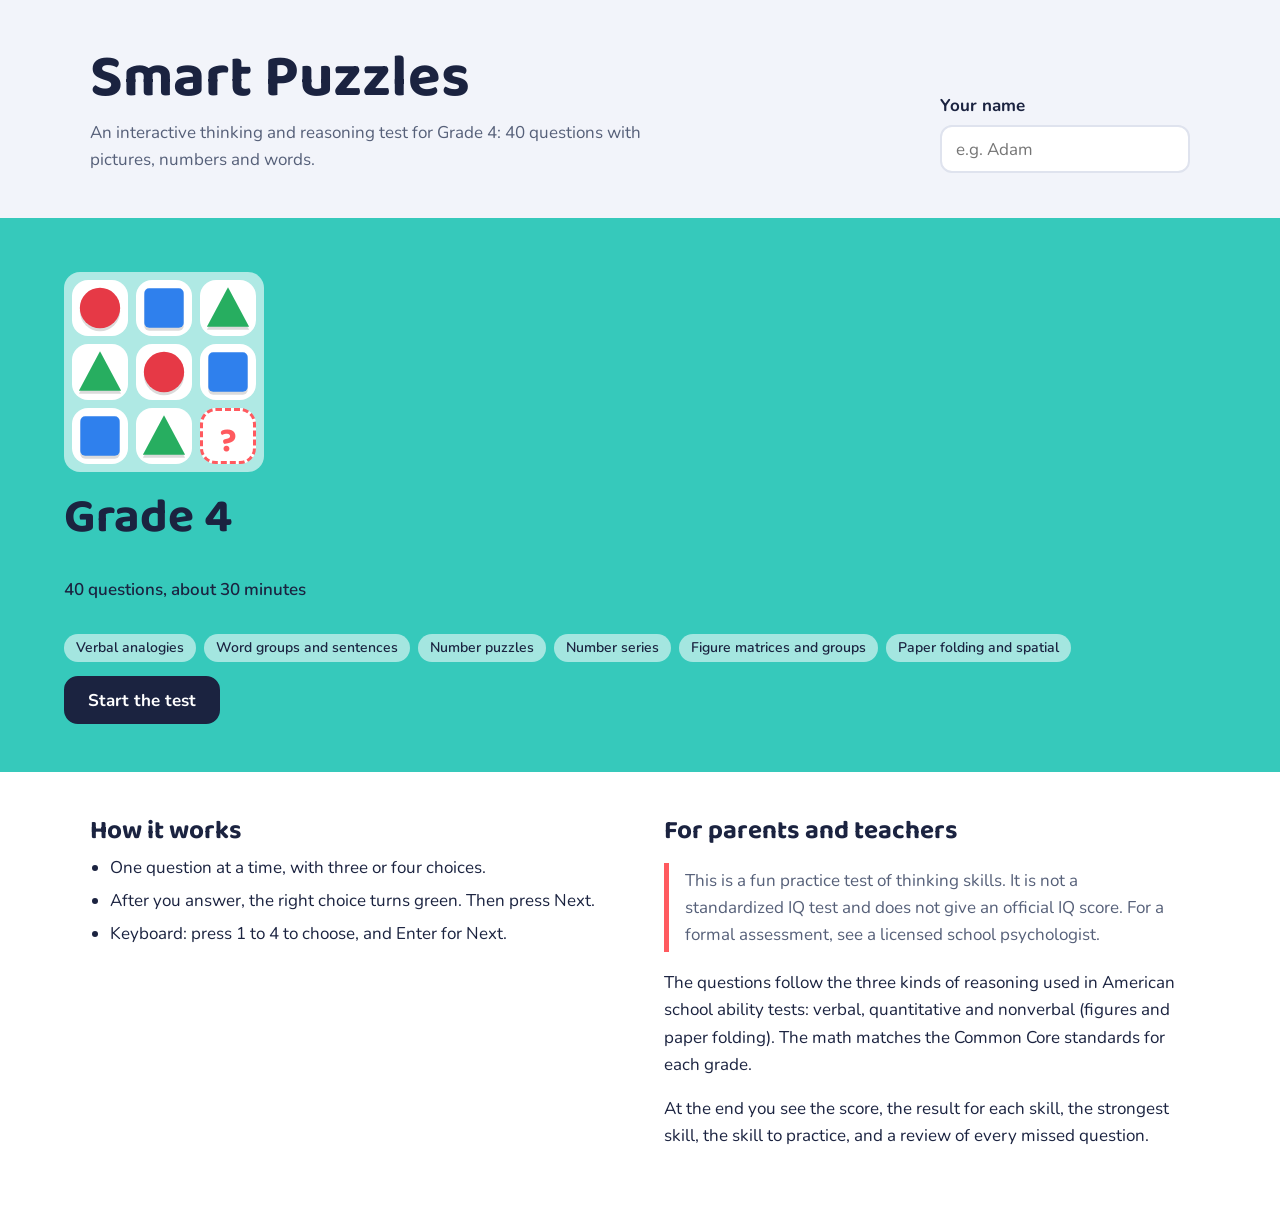
<file: kids-iq-tests/en-grade4.html>
<!DOCTYPE html>
<html lang="en" dir="ltr" data-only="4">
<head>
<meta charset="utf-8">
<meta name="viewport" content="width=device-width,initial-scale=1">
<title>Smart Puzzles: Grade 4</title>
<link rel="preconnect" href="https://fonts.googleapis.com">
<link rel="preconnect" href="https://fonts.gstatic.com" crossorigin>
<link href="https://fonts.googleapis.com/css2?family=Baloo+2:wght@600;800&family=Nunito:wght@400;600;700;800&display=swap" rel="stylesheet">
<style>
/* VOICE children's occasion: playful, bright, very clear, kind
   IDEA a school puzzle booklet whose shapes look like stickers
   PICTURE the question card itself, large, with drawn shapes, sequences and grids
   COLOUR white ground, sunshine yellow for grade 1, sea teal for grade 4, coral for the missing piece; night is deep teal-black
   TYPE Baloo 2 for titles + Nunito for text
   LAYOUT home: title band, two full-bleed colour columns (stack on phone); quiz: colour band with progress dots, one centred card */
:root{color-scheme:light dark;--bg:light-dark(#ffffff,#0e1a19);--ink:light-dark(#1b2340,#eef4f3);--mut:light-dark(#566079,#a9bcb9);--card:light-dark(#ffffff,#152826);--soft:light-dark(#f2f4fa,#1d3532);--line:light-dark(#dfe3ee,#2c4844);--sun:light-dark(#ffc93c,#e9ae1c);--sea:light-dark(#36c9bb,#22a99c);--cor:#ff5a5f;--ok:#1f9d55;--bad:#e5484d;--band-ink:#1b2340;--acc:var(--sun)}
:root[data-theme=light]{color-scheme:light}
:root[data-theme=dark]{color-scheme:dark}
*{box-sizing:border-box;min-width:0}
html,body{margin:0}
body{background:var(--bg);color:var(--ink);font:17px/1.6 Nunito,Arial,sans-serif;overflow-x:clip}
body.g4{--acc:var(--sea)}
h1,h2,h3{font-family:"Baloo 2",Nunito,sans-serif;line-height:1.1;margin:0;letter-spacing:0}
button{font:inherit;color:inherit;cursor:pointer}
button:focus-visible,input:focus-visible{outline:3px solid var(--cor);outline-offset:3px}
.band{padding-block:clamp(22px,3.5vw,48px);padding-inline:max(5vw,16px)}
.wrap{max-width:1100px;margin-inline:auto}
[hidden]{display:none!important}
.btn{min-height:48px;padding:8px 22px;border-radius:14px;border:2px solid var(--band-ink);background:var(--band-ink);color:#fff;font-weight:700;font-size:17px}
.btn.alt{background:transparent;color:inherit;border-color:currentColor}
.btn:active{transform:translateY(2px)}
/* home */
.top{background:var(--soft)}
.top .wrap{display:flex;flex-wrap:wrap;gap:16px 40px;align-items:end;justify-content:space-between}
.top h1{font-size:clamp(38px,6vw,60px)}
.top p{margin:8px 0 0;color:var(--mut);max-width:34em}
.name label{display:block;font-weight:700;margin-bottom:6px}
.name input{font:inherit;font-size:17px;min-height:48px;width:min(260px,100%);padding:8px 14px;border-radius:12px;border:2px solid var(--line);background:var(--card);color:var(--ink)}
.cols{display:grid;grid-template-columns:repeat(2,minmax(0,1fr))}
.gcard{color:var(--band-ink);padding:clamp(24px,4vw,48px) max(5vw,16px);display:grid;gap:14px;align-content:start}
.gcard.c1{background:var(--sun)}
.gcard.c4{background:var(--sea)}
.gcard h2{font-size:clamp(34px,4.6vw,48px)}
.gcard .meta{font-weight:600}
.chips{display:flex;flex-wrap:wrap;gap:8px;padding:0;margin:0;list-style:none}
.chips li{background:rgba(255,255,255,.55);border-radius:999px;padding:3px 12px;font-size:14px;font-weight:600}
.deco{display:flex;flex-wrap:wrap;align-items:end;gap:6px;min-height:120px;padding-block:6px}
.deco .shp{width:clamp(48px,6.4vw,76px);height:auto}
.deco .mat{width:200px;background:rgba(255,255,255,.6);padding:8px;border-radius:16px}
.deco .mat .cell{background:#fff;min-width:0;min-height:0;aspect-ratio:1;padding:4px}
.deco .mat .cell .shp{width:100%;height:auto}
.acts{display:flex;flex-wrap:wrap;gap:10px}
.note .wrap{display:grid;grid-template-columns:minmax(0,1fr) minmax(0,1fr);gap:20px 48px}
.note h3{font-size:26px;margin-bottom:8px}
.note ul{margin:0;padding-inline-start:20px}
.note li{margin-bottom:6px}
.warn{border-inline-start:5px solid var(--cor);padding:4px 16px;color:var(--mut)}
/* quiz */
.qbar{background:var(--acc);color:var(--band-ink);padding-block:16px 18px}
.qbar .wrap{display:grid;gap:10px}
.qrow{display:flex;flex-wrap:wrap;gap:8px 16px;align-items:center;justify-content:space-between}
.qrow h2{font-size:clamp(24px,3.4vw,32px)}
.chip{background:rgba(255,255,255,.6);border-radius:999px;padding:3px 14px;font-weight:700;font-size:15px}
.home{min-height:44px;padding:4px 16px;border-radius:12px;border:2px solid var(--band-ink);background:transparent;font-weight:700;color:var(--band-ink)}
.dots{display:flex;flex-wrap:wrap;gap:5px}
.dots i{width:14px;height:14px;border-radius:50%;background:rgba(255,255,255,.6);border:2px solid rgba(27,35,64,.25)}
.dots i.cur{background:var(--band-ink);border-color:var(--band-ink)}
.dots i.ok{background:var(--ok);border-color:var(--ok)}
.dots i.bad{background:var(--bad);border-color:var(--bad)}
.qmain{padding:clamp(18px,3vw,36px) max(4vw,12px) 48px}
.card{max-width:880px;margin-inline:auto;background:var(--card);border:2px solid var(--line);border-radius:26px;padding:clamp(18px,3vw,34px);box-shadow:0 6px 0 var(--line)}
.qhead{display:flex;gap:12px;align-items:start;justify-content:space-between}
.qt{font-size:clamp(21px,2.8vw,27px);font-weight:700;margin:0;line-height:1.5;text-wrap:balance}
.g4 .qt{font-size:clamp(19px,2.4vw,23px)}
.say{flex:none;width:48px;height:48px;border-radius:50%;border:2px solid var(--line);background:var(--soft);display:grid;place-items:center}
.say svg{width:24px;height:24px}
.fig{margin:20px 0 6px;display:flex;justify-content:center}
.fig:empty{display:none}
.seq,.ana,.eqs,.maps{display:flex;flex-wrap:wrap;gap:10px;align-items:center;justify-content:center}
.cell{min-width:68px;min-height:68px;padding:6px;border-radius:16px;background:var(--soft);display:grid;place-items:center;font-size:28px;font-weight:700;font-family:"Baloo 2",Nunito,sans-serif}
.cell.w{padding-inline:16px;font-size:22px;font-family:Nunito,sans-serif}
.cell.q{border:3px dashed var(--cor);background:transparent;color:var(--cor);font-size:34px}
.to{font-size:28px;color:var(--mut)}
.as{font-weight:700;color:var(--mut);padding-inline:8px}
.mat{display:grid;grid-template-columns:repeat(3,minmax(0,1fr));gap:8px;width:min(300px,100%)}
.mat .cell{min-width:0;aspect-ratio:1}
.grp{display:flex;flex-wrap:wrap;gap:2px;justify-content:center;max-width:72px}
.mat .grp{max-width:60px}
.scat{display:flex;flex-wrap:wrap;gap:14px 20px;justify-content:center;max-width:430px;padding:16px;background:var(--soft);border-radius:20px}
.cmp{display:grid;grid-template-columns:repeat(2,minmax(0,1fr));gap:12px;width:100%;max-width:560px}
.gbox{background:var(--soft);border-radius:18px;padding:12px;text-align:center}
.gbox b{display:block;margin-bottom:8px}
.gbox div{display:flex;flex-wrap:wrap;justify-content:center;align-items:center;min-height:120px}
.eqs{flex-direction:column}
.eqs>div,.maps>div{display:flex;gap:8px;align-items:center;font-size:28px;font-weight:700}
.maps{flex-direction:column}
.opts{display:grid;grid-template-columns:repeat(2,minmax(0,1fr));gap:12px;margin-top:22px}
.opt{position:relative;min-height:84px;border-radius:18px;border:3px solid var(--line);background:var(--card);display:grid;place-items:center;padding:12px 40px 12px 12px;transition:transform .12s}
.opt:hover{border-color:var(--acc);transform:translateY(-2px)}
.opt .k{position:absolute;inset-inline-start:10px;top:10px;width:28px;height:28px;border-radius:50%;background:var(--soft);font-weight:700;font-size:15px;display:grid;place-items:center}
.otx{font-size:22px;font-weight:700}
.opt.ok{border-color:var(--ok);background:color-mix(in srgb,var(--ok) 14%,var(--card))}
.opt.bad{border-color:var(--bad);background:color-mix(in srgb,var(--bad) 12%,var(--card))}
.opt.dim{opacity:.45}
.opt[disabled]{cursor:default;transform:none}
.fb{display:flex;flex-wrap:wrap;gap:12px;align-items:center;justify-content:space-between;margin-top:20px;min-height:52px}
.fb p{margin:0;font-weight:700;font-size:19px}
.fb p.ok{color:var(--ok)}
.fb p.bad{color:var(--bad)}
.shp{display:block;filter:drop-shadow(0 3px 0 rgba(0,0,0,.14))}
/* results */
.rtop{background:var(--acc);color:var(--band-ink)}
.rtop .wrap{display:grid;grid-template-columns:auto minmax(0,1fr);gap:18px 40px;align-items:center}
.score{font-family:"Baloo 2",Nunito,sans-serif;font-size:clamp(72px,12vw,120px);line-height:1;font-weight:800;white-space:nowrap}
.score small{font-size:.38em}
.stars{display:flex;gap:4px;margin-bottom:8px}
.stars svg{width:38px;height:38px}
.rtop h2{font-size:clamp(30px,4vw,44px)}
.rtop p{margin:6px 0 0;font-weight:600}
.rgrid{display:grid;grid-template-columns:minmax(0,1.1fr) minmax(0,1fr);gap:28px 48px}
.rgrid h3{font-size:26px;margin-bottom:12px}
.bars{display:grid;gap:12px}
.bar{display:grid;grid-template-columns:minmax(0,9em) minmax(0,1fr) auto;gap:10px;align-items:center}
.bar .tr{height:18px;border-radius:9px;background:var(--soft);overflow:hidden}
.bar .tr i{display:block;height:100%;border-radius:9px;background:var(--acc)}
.bar b{white-space:nowrap;font-variant-numeric:tabular-nums}
.ins{background:var(--soft);border-radius:18px;padding:16px 20px;margin-top:18px}
.ins p{margin:4px 0}
.rev{list-style:none;padding:0;margin:0;display:grid;gap:10px}
.rev li{border:2px solid var(--line);border-radius:16px;padding:10px 14px}
.rev p{margin:0 0 6px;font-weight:600}
.rev .pr{display:flex;flex-wrap:wrap;gap:6px 18px;align-items:center;font-size:15px}
.rev .pr span{display:flex;gap:6px;align-items:center}
.rev .shp{width:34px;height:34px}
.rev .grp{max-width:60px}
.rev .grp .shp{width:16px;height:16px}
.rf{display:flex;justify-content:flex-start;margin:4px 0 8px}
.rf .cell{min-width:40px;min-height:40px;font-size:18px;border-radius:10px;padding:4px}
.rf .cell.w{font-size:15px;padding-inline:10px}
.rf .shp{width:28px;height:28px}
.rf .mat{width:150px}
.rf .to,.rf .eqs>div,.rf .maps>div{font-size:18px}
.rf .gbox div{min-height:50px}
.rev .otx{font-size:16px}
.allok{font-weight:700;color:var(--ok)}
#toast{position:fixed;inset-inline:16px;bottom:16px;margin-inline:auto;max-width:420px;background:var(--band-ink);color:#fff;padding:12px 18px;border-radius:14px;text-align:center;font-weight:600;opacity:0;pointer-events:none;transition:opacity .2s}
#toast.on{opacity:1}
@media(max-width:700px){.cols,.note .wrap,.rgrid{grid-template-columns:minmax(0,1fr)}.rtop .wrap{grid-template-columns:minmax(0,1fr)}}
@media(max-width:520px){.cell{min-width:54px;min-height:54px;font-size:23px}.cell>.shp:not(.tall):not(.big){width:42px;height:42px}.cell>.shp.big{width:58px;height:58px}.cell>.shp.tall{width:28px;height:76px}.cell.w{font-size:18px}.opt{min-height:74px;padding-inline:34px 8px}.otx{font-size:19px}.to{font-size:22px}.eqs>div,.maps>div{font-size:23px}.bar{grid-template-columns:minmax(0,7em) minmax(0,1fr) auto}}
@media(prefers-reduced-motion:reduce){*{transition:none!important}}
.mat.m2{grid-template-columns:repeat(2,minmax(0,1fr));width:min(220px,100%)}
.mat.m2 .cell .shp{width:60%;height:auto}
</style>
</head>
<body class="g1">

<section id="vHome">
  <header class="band top">
    <div class="wrap">
      <div>
        <h1>Smart Puzzles</h1>
        <p id="intro">Two interactive thinking and reasoning tests, 40 questions each, with pictures, numbers and words. Pick a grade to start.</p>
      </div>
      <div class="name">
        <label for="kid">Your name</label>
        <input id="kid" type="text" maxlength="24" placeholder="e.g. Adam" autocomplete="off">
      </div>
    </div>
  </header>
  <div class="cols">
    <article class="gcard c1">
      <div class="deco" id="deco1"></div>
      <h2>Grade 1</h2>
      <p class="meta">40 questions, about 25 minutes, with a read-aloud button</p>
      <ul class="chips"><li>Word groups</li><li>Sentence completion</li><li>Number puzzles</li><li>Number series</li><li>Figure matrices</li><li>Paper folding and shapes</li></ul>
      <div class="acts" id="acts1"></div>
    </article>
    <article class="gcard c4">
      <div class="deco" id="deco4"></div>
      <h2>Grade 4</h2>
      <p class="meta">40 questions, about 30 minutes</p>
      <ul class="chips"><li>Verbal analogies</li><li>Word groups and sentences</li><li>Number puzzles</li><li>Number series</li><li>Figure matrices and groups</li><li>Paper folding and spatial</li></ul>
      <div class="acts" id="acts4"></div>
    </article>
  </div>
  <section class="band note">
    <div class="wrap">
      <div>
        <h3>How it works</h3>
        <ul>
          <li>One question at a time, with three or four choices.</li>
          <li>After you answer, the right choice turns green. Then press Next.</li>
          <li>For Grade 1: read the question together, or press the speaker button.</li>
          <li>Keyboard: press 1 to 4 to choose, and Enter for Next.</li>
        </ul>
      </div>
      <div>
        <h3>For parents and teachers</h3>
        <p class="warn">This is a fun practice test of thinking skills. It is not a standardized IQ test and does not give an official IQ score. For a formal assessment, see a licensed school psychologist.</p>
        <p>The questions follow the three kinds of reasoning used in American school ability tests: verbal, quantitative and nonverbal (figures and paper folding). The math matches the Common Core standards for each grade.</p>
        <p>At the end you see the score, the result for each skill, the strongest skill, the skill to practice, and a review of every missed question.</p>
      </div>
    </div>
  </section>
</section>

<section id="vQuiz" hidden>
  <header class="band qbar">
    <div class="wrap">
      <div class="qrow">
        <h2 id="qNum"></h2>
        <span class="chip" id="qCat"></span>
        <button class="home" id="toHome" type="button">Home</button>
      </div>
      <div class="dots" id="dots"></div>
    </div>
  </header>
  <main class="qmain">
    <div class="card">
      <div class="qhead">
        <p class="qt" id="qText"></p>
        <button class="say" id="say" type="button" aria-label="Read the question aloud"><svg viewBox="0 0 24 24" fill="none" stroke="currentColor" stroke-width="2" stroke-linecap="round" stroke-linejoin="round"><path d="M11 5 6 9H3v6h3l5 4z"/><path d="M15.5 8.5a5 5 0 0 1 0 7"/><path d="M18.5 5.5a9 9 0 0 1 0 13"/></svg></button>
      </div>
      <div class="fig" id="qFig"></div>
      <div class="opts" id="qOpts"></div>
      <div class="fb"><p id="qFb"></p><button class="btn" id="next" type="button" hidden>Next</button></div>
    </div>
  </main>
</section>

<section id="vRes" hidden>
  <header class="band rtop">
    <div class="wrap">
      <div class="score" id="rScore"></div>
      <div>
        <div class="stars" id="rStars"></div>
        <h2 id="rTitle"></h2>
        <p id="rMeta"></p>
      </div>
    </div>
  </header>
  <section class="band">
    <div class="wrap rgrid">
      <div>
        <h3>Results by skill</h3>
        <div class="bars" id="rBars"></div>
        <div class="ins" id="rIns"></div>
        <div class="acts" style="margin-top:18px">
          <button class="btn" id="again" type="button">Try again</button>
          <button class="btn alt" id="other" type="button"></button>
          <button class="btn alt" id="copy" type="button">Copy result</button>
          <button class="btn alt" id="rHome" type="button">Home</button>
        </div>
      </div>
      <div>
        <h3>Review of missed questions</h3>
        <ul class="rev" id="rRev"></ul>
      </div>
    </div>
  </section>
  <section class="band note" style="padding-top:0">
    <div class="wrap"><p class="warn">This is a practice test of thinking skills, not a standardized IQ test. Use the result to see what to practice, not to diagnose.</p></div>
  </section>
</section>

<div id="toast" role="status"></div>

<script>
{
const AR='٠١٢٣٤٥٦٧٨٩';
const ar=s=>String(s);
const C={R:'#e63946',B:'#2f80ed',G:'#27ae60',Y:'#f2b705',P:'#9b51e0',O:'#f2994a',K:'#1b2340'};
const poly=(n,r,rot)=>{const p=[];for(let i=0;i<n;i++){const a=(rot+360*i/n)*Math.PI/180;p.push((50+r*Math.cos(a)).toFixed(1)+','+(50+r*Math.sin(a)).toFixed(1))}return p.join(' ')};
const starPts=(()=>{const p=[];for(let i=0;i<10;i++){const r=i%2?19:46,a=(-90+36*i)*Math.PI/180;p.push((50+r*Math.cos(a)).toFixed(1)+','+(53+r*Math.sin(a)).toFixed(1))}return p.join(' ')})();
const P={
  circle:'<circle cx="50" cy="50" r="42"/>',
  square:'<rect x="9" y="9" width="82" height="82" rx="10"/>',
  tri:'<polygon points="50,7 94,89 6,89"/>',
  star:'<polygon points="'+starPts+'"/>',
  heart:'<path d="M50 90C20 68 6 50 6 33 6 18 17 8 30 8c9 0 16 5 20 13 4-8 11-13 20-13 13 0 24 10 24 25 0 17-14 35-44 57z"/>',
  diamond:'<polygon points="50,4 93,50 50,96 7,50"/>',
  hex:'<polygon points="'+poly(6,44,0)+'"/>',
  pent:'<polygon points="'+poly(5,46,-90)+'"/>',
  arrow:'<path d="M50 5 88 46H63v49H37V46H12z"/>',
  F:'<path d="M26 8h54v16H43v19h27v16H43v33H26z"/>'
};
function S(t,c,o){
  o=o||{};const z=o.z||52,col=C[c]||c,k=o.k||1;
  let tr='rotate('+(o.r||0)+' 50 50)';
  if(o.m)tr+=' translate(100 0) scale(-1 1)';
  if(k!==1)tr='translate(50 50) scale('+k+') translate(-50 -50) '+tr;
  return '<svg class="shp" width="'+z+'" height="'+z+'" viewBox="0 0 100 100" aria-hidden="true"><g transform="'+tr+'" fill="'+(o.o?'none':col)+'" stroke="'+col+'" stroke-width="'+(o.o?9:0)+'" stroke-linejoin="round">'+P[t]+'</g></svg>';
}
const grp=(n,t,c,z)=>'<span class="grp">'+Array(n).fill(S(t||'star',c||'Y',{z:z||20})).join('')+'</span>';
const QC='<span class="cell q">?</span>';
const cell=x=>x===null?QC:(x.indexOf('<')<0?'<span class="cell'+(x.length>2?' w':'')+'">'+ar(x)+'</span>':'<span class="cell">'+x+'</span>');
const seq=a=>'<div class="seq">'+a.map(cell).join('')+(a.indexOf(null)<0?QC:'')+'</div>';
const row=a=>'<div class="seq">'+a.map(cell).join('')+'</div>';
const ana=(a,b,c)=>'<div class="ana">'+cell(a)+'<b class="to">→</b>'+cell(b)+'<span class="as">as</span>'+cell(c)+'<b class="to">→</b>'+QC+'</div>';
const mat=a=>'<div class="mat">'+a.map(cell).join('')+'</div>';
const scat=list=>'<div class="scat">'+list.map((x,i)=>'<span style="transform:rotate('+((i*47)%30-15)+'deg)">'+S(x[0],x[1],{z:46})+'</span>').join('')+'</div>';
const Q=(c,t,f,o,a,fix)=>({c,t,f:f||'',raw:o,o:o.map(x=>x.indexOf('<')<0?'<span class="otx">'+ar(x)+'</span>':x),a,fix:!!fix});
const s=(t,c,o)=>S(t,c,o);
P.rect='<rect x="6" y="24" width="88" height="52" rx="5"/>';
P.trap='<polygon points="27,22 73,22 94,80 6,80"/>';
P.para='<polygon points="30,22 94,22 70,80 6,80"/>';
P.hept='<polygon points="'+poly(7,45,-90)+'"/>';
const INK='#1b2340';
const box=(inner,w,h,vb,cls)=>'<svg class="shp'+(cls?' '+cls:'')+'" width="'+(w||60)+'" height="'+(h||w||60)+'" viewBox="'+(vb||'0 0 100 100')+'" aria-hidden="true">'+inner+'</svg>';
const comp=(o,i,c,k)=>{const col=C[c]||c,cy=o==='tri'?62:50,kk=k||.4;return box('<g fill="none" stroke="'+col+'" stroke-width="7" stroke-linejoin="round">'+P[o]+'</g><g transform="translate(50 '+cy+') scale('+kk+') translate(-50 -50)" fill="'+col+'">'+P[i]+'</g>',56)};
const dotIn=(t,c)=>comp(t,'circle',c,.24);
const rod=(n,c)=>{let b='';for(let i=0;i<n;i++)b+='<ellipse cx="20" cy="'+(93-i*10.5)+'" rx="13" ry="5" fill="'+(C[c]||c)+'" stroke="'+INK+'" stroke-opacity=".25"/>';return box('<line x1="20" y1="4" x2="20" y2="100" stroke="'+INK+'" stroke-width="3"/><rect x="2" y="99" width="36" height="7" rx="2" fill="'+INK+'"/>'+b,34,92,'0 0 40 108','tall')};
const clock=(h,m)=>{const ha=((h%12)+m/60)*30*Math.PI/180,ma=m*6*Math.PI/180;let t='';for(let i=0;i<12;i++){const a=i*30*Math.PI/180;t+='<line x1="'+(50+38*Math.sin(a)).toFixed(1)+'" y1="'+(50-38*Math.cos(a)).toFixed(1)+'" x2="'+(50+43*Math.sin(a)).toFixed(1)+'" y2="'+(50-43*Math.cos(a)).toFixed(1)+'" stroke="'+INK+'" stroke-width="'+(i%3?2:4)+'"/>'}
  const num=[[12,50,23],[3,80,54],[6,50,85],[9,20,54]].map(x=>'<text x="'+x[1]+'" y="'+x[2]+'" text-anchor="middle" font-size="13" font-weight="700" fill="'+INK+'" font-family="Nunito,Arial">'+x[0]+'</text>').join('');
  return box('<circle cx="50" cy="50" r="46" fill="#fff" stroke="'+INK+'" stroke-width="4"/>'+t+num+'<line x1="50" y1="50" x2="'+(50+22*Math.sin(ha)).toFixed(1)+'" y2="'+(50-22*Math.cos(ha)).toFixed(1)+'" stroke="'+INK+'" stroke-width="6" stroke-linecap="round"/><line x1="50" y1="50" x2="'+(50+34*Math.sin(ma)).toFixed(1)+'" y2="'+(50-34*Math.cos(ma)).toFixed(1)+'" stroke="#e63946" stroke-width="4" stroke-linecap="round"/><circle cx="50" cy="50" r="4" fill="'+INK+'"/>',120)};
const PAPER='fill="#fff" stroke="'+INK+'" stroke-width="3"';
const holes=h=>h.map(p=>'<circle cx="'+p[0]+'" cy="'+p[1]+'" r="6" fill="'+INK+'"/>').join('');
const sheet=(h,fold)=>box('<rect x="8" y="8" width="84" height="84" rx="2" '+PAPER+'/>'+(fold==='v'?'<line x1="50" y1="8" x2="50" y2="92" stroke="#e63946" stroke-width="3" stroke-dasharray="6 5"/><path d="M24 44Q50 14 74 40" fill="none" stroke="#e63946" stroke-width="3"/><polygon points="78,46 66,40 76,32" fill="#e63946"/>':fold==='h'?'<line x1="8" y1="50" x2="92" y2="50" stroke="#e63946" stroke-width="3" stroke-dasharray="6 5"/><path d="M56 24Q86 50 60 74" fill="none" stroke="#e63946" stroke-width="3"/><polygon points="54,78 60,66 68,74" fill="#e63946"/>':'')+holes(h||[]),70,0,0,'big');
const GHOST='fill="none" stroke="'+INK+'" stroke-opacity=".3" stroke-width="2" stroke-dasharray="4 4"';
const folded=(kind,h)=>{const r=kind==='v'?[50,8,42,84]:kind==='h'?[8,50,84,42]:[50,50,42,42];return box('<rect x="8" y="8" width="84" height="84" '+GHOST+'/><rect x="'+r[0]+'" y="'+r[1]+'" width="'+r[2]+'" height="'+r[3]+'" '+PAPER+'/>'+(kind==='vh'?'<line x1="50" y1="50" x2="92" y2="50" stroke="#e63946" stroke-width="3" stroke-dasharray="6 5"/>':'')+holes(h),70,0,0,'big')};
const halfV=()=>box('<rect x="8" y="8" width="84" height="84" '+GHOST+'/><rect x="50" y="8" width="42" height="84" '+PAPER+'/><line x1="50" y1="50" x2="92" y2="50" stroke="#e63946" stroke-width="3" stroke-dasharray="6 5"/>',70,0,0,'big');
const fold=steps=>'<div class="ana">'+steps.map(cell).join('<b class="to">→</b>')+'<b class="to">→</b>'+QC+'</div>';
const opened=h=>box('<rect x="8" y="8" width="84" height="84" rx="2" '+PAPER+'/>'+holes(h),56);
const split=(t,x)=>{let shape,line;if(t==='circle'){const d=Math.sqrt(42*42-(x-50)**2);shape='<circle cx="50" cy="50" r="42"/>';line='<line x1="'+x+'" y1="'+(50-d).toFixed(1)+'" x2="'+x+'" y2="'+(50+d).toFixed(1)+'"/>'}else if(t==='rect'){shape='<rect x="6" y="24" width="88" height="52"/>';line='<line x1="'+x+'" y1="24" x2="'+x+'" y2="76"/>'}else{shape='<rect x="10" y="10" width="80" height="80"/>';line='<line x1="'+x+'" y1="10" x2="'+x+'" y2="90"/>'}return box('<g fill="#ffe08a" stroke="'+INK+'" stroke-width="4">'+shape+line+'</g>',56)};
const mat2=a=>'<div class="mat m2">'+a.map(cell).join('')+'</div>';
const ROW3='These three go together. Which one goes with them?';
const MAT2='Look at how the top pair changes. Which picture belongs in the empty box?';
const MAT='Which picture completes the pattern?';
const FOLD='The paper is folded, then a hole is punched. What does it look like when it is opened?';
const NS1='The beads follow a pattern. Which rod comes next?';

const G1=[
Q('vc','These three go together: dog, cat, horse. Which one goes with them?','',['cow','tree','car','ball'],0),
Q('vc','These three go together: apple, banana, grapes. Which one goes with them?','',['carrot','strawberry','bread','cheese'],1),
Q('vc','These three go together: car, bus, train. Which one goes with them?','',['house','airplane','road','chair'],1),
Q('vc','These three go together: shirt, pants, socks. Which one goes with them?','',['bed','jacket','soap','lamp'],1),
Q('vc','These three go together: spoon, fork, plate. Which one goes with them?','',['cup','pillow','shoe','crayon'],0),
Q('vc','These three go together: robin, eagle, parrot. Which one goes with them?','',['bee','owl','bat','butterfly'],1),
Q('vc','These three go together: piano, drum, guitar. Which one goes with them?','',['radio','violin','song','speaker'],1),
Q('sc','Which one do you use to cut paper?','',['scissors','glue','a crayon','a ruler'],0),
Q('sc','Which one grows from a seed?','',['a rock','a flower','a cloud','a shoe'],1),
Q('sc','Which one can hold water without spilling?','',['a basket','a net','a bucket','a fork'],2),
Q('sc','Which one would you see at a birthday party?','',['a cake with candles','a snowplow','a tractor','a toothbrush'],0),
Q('sc','Which one is the coldest?','',['hot soup','an ice cube','a warm bath','toast'],1),
Q('sc','Which one is the heaviest?','',['a feather','a sheet of paper','a backpack full of books','a balloon'],2),
Q('np','The first box changed into the second box. Which box changes the same way?',ana(grp(2,'circle','R'),grp(3,'circle','R'),grp(5,'circle','R')),[grp(6,'circle','R'),grp(4,'circle','R'),grp(7,'circle','R'),grp(5,'circle','R')],0),
Q('np','The first box changed into the second box. Which box changes the same way?',ana(grp(4,'star','Y'),grp(2,'star','Y'),grp(6,'star','Y')),[grp(4,'star','Y'),grp(3,'star','Y'),grp(2,'star','Y'),grp(8,'star','Y')],0),
Q('np','Leo has 7 stickers. Ava has 3 more stickers than Leo. How many stickers does Ava have?','',['4','10','9','11'],1),
Q('np','There are 15 kids on the bus. 6 kids get off. How many kids are still on the bus?','',['8','9','11','21'],1),
Q('np','Which number has 4 tens and 3 ones?','',['34','43','7','403'],1),
Q('np','What time does the clock show?',clock(3,30),['3:30','6:15','3:00','6:30'],0),
Q('np','Which number makes this true?','<div class="eqs"><div><span>8</span><span>+</span>'+QC+'<span>=</span><span>12</span></div></div>',['3','4','5','20'],1),
Q('ns',NS1,seq([rod(1,'B'),rod(2,'B'),rod(3,'B'),rod(4,'B')]),[rod(5,'B'),rod(4,'B'),rod(6,'B'),rod(3,'B')],0),
Q('ns',NS1,seq([rod(2,'G'),rod(4,'G'),rod(6,'G')]),[rod(7,'G'),rod(8,'G'),rod(5,'G'),rod(9,'G')],1),
Q('ns',NS1,seq([rod(6,'R'),rod(5,'R'),rod(4,'R'),rod(3,'R')]),[rod(4,'R'),rod(1,'R'),rod(2,'R'),rod(5,'R')],2),
Q('ns',NS1,seq([rod(1,'P'),rod(1,'P'),rod(2,'P'),rod(2,'P'),rod(3,'P')]),[rod(4,'P'),rod(3,'P'),rod(2,'P'),rod(1,'P')],1),
Q('ns',NS1,seq([rod(1,'O'),rod(3,'O'),rod(5,'O')]),[rod(6,'O'),rod(7,'O'),rod(8,'O'),rod(4,'O')],1),
Q('ns','Count by tens. Which number comes next?',seq(['10','20','30']),['31','40','50','33'],1),
Q('fm',MAT2,mat2([s('circle','B'),s('circle','B',{k:.5}),s('tri','G'),null]),[s('tri','G',{k:.5}),s('tri','G'),s('circle','G',{k:.5}),s('tri','B',{k:.5})],0),
Q('fm',MAT2,mat2([s('square','R'),s('square','B'),s('star','R'),null]),[s('star','B'),s('star','R'),s('square','B'),s('star','Y')],0),
Q('fm',MAT2,mat2([s('circle','P'),s('circle','P',{o:1}),s('heart','R'),null]),[s('heart','R',{o:1}),s('heart','R'),s('circle','R',{o:1}),s('heart','P',{o:1})],0),
Q('fm',MAT2,mat2([s('arrow','G'),s('arrow','G',{r:180}),s('arrow','O',{r:90}),null]),[s('arrow','O',{r:270}),s('arrow','O',{r:90}),s('arrow','O'),s('arrow','G',{r:270})],0),
Q('fm',MAT2,mat2([grp(1,'circle','P',22),grp(2,'circle','P',22),grp(1,'square','O',22),null]),[grp(2,'square','O',22),grp(1,'square','O',22),grp(3,'square','O',22),grp(2,'circle','O',22)],0),
Q('fm',MAT2,mat2([s('circle','R'),s('square','R'),s('circle','B'),null]),[s('square','B'),s('circle','B'),s('square','R'),s('tri','B')],0),
Q('fm',MAT2,mat2([s('arrow','G',{r:270}),s('arrow','G'),s('arrow','P',{r:90}),null]),[s('arrow','P',{r:180}),s('arrow','P'),s('arrow','P',{r:270}),s('arrow','P',{r:90})],0),
Q('pf',FOLD,fold([sheet([],'v'),folded('v',[[72,30]])]),[opened([[72,30],[28,30]]),opened([[72,30]]),opened([[72,30],[28,70]]),opened([[72,30],[72,70]])],0),
Q('pf',FOLD,fold([sheet([],'h'),folded('h',[[30,72]])]),[opened([[30,72],[30,28]]),opened([[30,72],[70,72]]),opened([[30,72]]),opened([[30,28],[70,28]])],0),
Q('pf',ROW3,row([s('tri','R'),s('tri','B',{k:.6}),s('tri','G')]),[s('tri','O',{k:.8}),s('circle','R'),s('square','B'),s('star','G')],0),
Q('pf',ROW3,row([s('circle','B',{o:1}),s('square','R',{o:1}),s('star','G',{o:1})]),[s('heart','P',{o:1}),s('heart','P'),s('square','R'),s('circle','B')],0),
Q('pf','Which shape is cut into two equal parts (halves)?','',[split('square',50),split('square',30),split('circle',32),split('rect',70)],0),
Q('pf','Which shape has 6 sides?','',[s('hex','B'),s('pent','B'),s('square','B'),s('tri','B')],0),
Q('pf',ROW3,row([dotIn('circle','G'),dotIn('square','G'),dotIn('tri','G')]),[dotIn('hex','G'),s('hex','G',{o:1}),s('hex','G'),s('circle','G')],0)
];

const nmap=(pairs)=>'<div class="maps">'+pairs.map(p=>'<div>'+cell(p[0])+'<b class="to">→</b>'+cell(p[1])+'</div>').join('')+'</div>';
const G4=[
Q('va','Bee is to hive as bird is to ...','',['tree','nest','sky','egg'],1),
Q('va','Glove is to hand as helmet is to ...','',['bike','head','football','foot'],1),
Q('va','Author is to book as composer is to ...','',['painting','symphony','poem','statue'],1),
Q('va','Seed is to tree as egg is to ...','',['nest','chicken','shell','farm'],1),
Q('va','Hungry is to eat as tired is to ...','',['run','sleep','cry','cook'],1),
Q('va','Big is to enormous as small is to ...','',['huge','tiny','tall','wide'],1),
Q('va','Fahrenheit is to temperature as mile is to ...','',['time','weight','distance','speed'],2),
Q('vs','These three go together: oak, maple, pine. Which one goes with them?','',['rose','birch','grass','leaf'],1),
Q('vs','These three go together: triangle, square, pentagon. Which one goes with them?','',['circle','cube','hexagon','line'],2),
Q('vs','These three go together: Mississippi, Amazon, Nile. Which one goes with them?','',['Sahara','Pacific','Thames','Everest'],2),
Q('vs','Choose the best word: The library was so ___ that you could hear a pin drop.','',['quiet','crowded','colorful','large'],0),
Q('vs','Choose the best word: Because it was raining, Jake took his ___.','',['umbrella','sunscreen','kite','sandals'],0),
Q('vs','Which word means the same as "rapid"?','',['slow','fast','loud','heavy'],1),
Q('vs','Which word does not belong?','',['thermometer','ruler','scale','pencil'],3),
Q('na','Find the rule. Which number is missing?',nmap([['4','12'],['7','21'],['6',null]]),['18','14','24','16'],0),
Q('na','Find the rule. Which number is missing?',nmap([['20','15'],['12','7'],['30',null]]),['35','25','6','24'],1),
Q('na','A rectangle is 8 inches long and 5 inches wide. What is its perimeter?','',['13 inches','26 inches','40 inches','21 inches'],1),
Q('na','A box holds 24 crayons. How many crayons are in 6 boxes?','',['124','144','30','164'],1),
Q('na','Liam had $20. He bought a book for $7.25 and a pen for $1.50. How much money does he have left?','',['$11.25','$12.75','$11.75','$8.75'],0),
Q('na','What is 3/4 of 20?','',['12','15','5','16'],1),
Q('na','Round 4,678 to the nearest hundred.','',['4,600','4,700','5,000','4,680'],1),
Q('ns','What number comes next?',seq(['2','6','18','54']),['108','162','72','160'],1),
Q('ns','What number comes next?',seq(['50','46','41','35']),['29','28','30','27'],1),
Q('ns','What number comes next?',seq(['1','2','4','7','11']),['15','16','18','14'],1),
Q('ns','What number comes next?',seq(['3','4','8','9','18','19']),['20','38','36','40'],1),
Q('ns','What number comes next?',seq(['1/2','1','1 1/2','2']),['2 1/4','2 1/2','3','4'],1),
Q('ns','What letter comes next?',seq(['Z','X','V','T']),['S','R','Q','P'],1),
Q('fg',MAT,mat([s('circle','R',{k:.4}),s('circle','R',{k:.7}),s('circle','R'),s('square','B',{k:.4}),s('square','B',{k:.7}),s('square','B'),s('tri','G',{k:.4}),s('tri','G',{k:.7}),null]),[s('tri','G'),s('tri','G',{k:.4}),s('square','G'),s('tri','B')],0),
Q('fg',MAT,mat([grp(1,'heart','R',16),grp(2,'heart','R',16),grp(3,'heart','R',16),grp(1,'diamond','B',16),grp(2,'diamond','B',16),grp(3,'diamond','B',16),grp(1,'hex','G',16),grp(2,'hex','G',16),null]),[grp(3,'hex','G'),grp(2,'hex','G'),grp(3,'diamond','G'),grp(4,'hex','G')],0),
Q('fg',MAT,mat([s('arrow','R',{z:44}),s('arrow','R',{r:90,z:44}),s('arrow','R',{r:180,z:44}),s('arrow','B',{z:44}),s('arrow','B',{r:90,z:44}),s('arrow','B',{r:180,z:44}),s('arrow','G',{z:44}),s('arrow','G',{r:90,z:44}),null]),[s('arrow','G',{r:180}),s('arrow','G',{r:270}),s('arrow','B',{r:180}),s('arrow','G')],0),
Q('fg',MAT,mat(['circle','square','tri'].flatMap(o=>['circle','square','tri'].map(x=>comp(o,x,'B'))).slice(0,8).concat([null])),[comp('tri','tri','B'),comp('tri','square','B'),comp('square','tri','B'),comp('circle','tri','B')],0),
Q('fg',ROW3,row([s('square','B'),s('diamond','B'),s('trap','B')]),[s('para','B'),s('pent','B'),s('tri','B'),s('hex','B')],0),
Q('fg',ROW3,row([comp('circle','circle','P'),comp('square','square','P'),comp('tri','tri','P')]),[comp('hex','hex','P'),comp('square','circle','P'),s('hex','P',{o:1}),s('hex','P')],0),
Q('fg','The first picture changed into the second. What does the third picture become?',ana(comp('circle','square','R'),comp('square','circle','R'),comp('tri','circle','R')),[comp('circle','tri','R'),comp('tri','circle','R'),comp('circle','circle','R'),comp('tri','tri','R')],0),
Q('pf',FOLD,fold([sheet([],'v'),folded('v',[[72,25],[80,75]])]),[opened([[72,25],[28,25],[80,75],[20,75]]),opened([[72,25],[80,75]]),opened([[72,25],[28,75],[80,75],[20,25]]),opened([[28,25],[80,75]])],0),
Q('pf',FOLD,fold([sheet([],'h'),folded('h',[[75,80]])]),[opened([[75,80],[75,20]]),opened([[75,80],[25,80]]),opened([[75,80],[25,20]]),opened([[75,20]])],0),
Q('pf','The paper is folded twice, then a hole is punched. What does it look like when it is opened?',fold([sheet([],'v'),halfV(),folded('q',[[70,70]])]),[opened([[70,70],[30,70],[70,30],[30,30]]),opened([[70,70],[30,70]]),opened([[70,70],[30,30]]),opened([[70,70],[30,70],[70,30]])],0),
Q('pf',FOLD,fold([sheet([],'v'),folded('v',[[57,50]])]),[opened([[57,50],[43,50]]),opened([[50,50]]),opened([[57,50]]),opened([[80,50],[20,50]])],0),
Q('pf','How many squares can you find in this picture? (Count every size.)',box('<g fill="#fff" stroke="'+INK+'" stroke-width="4"><rect x="10" y="10" width="80" height="80"/><line x1="50" y1="10" x2="50" y2="90"/><line x1="10" y1="50" x2="90" y2="50"/></g>',120),['4','5','6','8'],1),
Q('pf','How many triangles can you find in this picture? (Count every size.)',box('<g fill="#fff" stroke="'+INK+'" stroke-width="4" stroke-linejoin="round"><polygon points="50,8 92,88 8,88"/><line x1="50" y1="8" x2="50" y2="88"/></g>',120),['2','3','4','5'],1)
];

const TESTS={
  1:{name:'Grade 1',qs:G1,cats:{vc:'Word groups',sc:'Sentence completion',np:'Number puzzles',ns:'Number series',fm:'Figure matrices',pf:'Paper folding and shapes'}},
  4:{name:'Grade 4',qs:G4,cats:{va:'Verbal analogies',vs:'Word groups and sentences',na:'Number puzzles',ns:'Number series',fg:'Figure matrices and groups',pf:'Paper folding and spatial'}}
};
const KEYS=['A','B','C','D'];
const PRAISE=['Great job!','Awesome!','Excellent!','You got it!','Smart thinking!'];
const $=id=>document.getElementById(id);
const ONLY=+(document.documentElement.dataset.only||0);
let st={v:'home',g:ONLY||1,name:'',p:{}};
if(ONLY){document.querySelector('.gcard.c'+(ONLY===1?4:1)).remove();document.querySelector('.cols').style.gridTemplateColumns='minmax(0,1fr)';$('other').remove();if(ONLY===4)document.querySelector('.note li:nth-child(3)').remove();const it=$('intro');if(it)it.textContent=ONLY===1?'An interactive thinking and reasoning test for Grade 1: 40 questions with pictures, numbers and words.':'An interactive thinking and reasoning test for Grade 4: 40 questions with pictures, numbers and words.'}

function shuffle(n){const a=[...Array(n).keys()];for(let i=n-1;i>0;i--){const j=Math.floor(Math.random()*(i+1));[a[i],a[j]]=[a[j],a[i]]}return a}
function toast(m){const t=$('toast');t.textContent=m;t.classList.add('on');clearTimeout(toast.h);toast.h=setTimeout(()=>t.classList.remove('on'),2600)}
function begin(g){
  const qs=TESTS[g].qs;
  st.p[g]={i:0,ans:Array(qs.length).fill(null),ord:qs.map(q=>q.fix?[...q.o.keys()]:shuffle(q.o.length)),t0:Date.now(),t1:0};
  st.g=g;st.v='quiz';render();
}
function show(v){['vHome','vQuiz','vRes'].forEach(id=>$(id).hidden=id!=='v'+v);document.body.className='g'+st.g;window.scrollTo(0,0)}

function renderHome(){
  (ONLY?[ONLY]:[1,4]).forEach(g=>{
    const p=st.p[g],acts=$('acts'+g);
    if(p&&!p.t1&&p.ans.some(x=>x!==null)){
      acts.innerHTML='<button class="btn" data-cont="'+g+'">Continue from question '+(p.i+1)+'</button><button class="btn alt" data-start="'+g+'">Start over</button>';
    }else if(p&&p.t1){
      acts.innerHTML='<button class="btn" data-start="'+g+'">Start the test</button><button class="btn alt" data-res="'+g+'">Last result</button>';
    }else acts.innerHTML='<button class="btn" data-start="'+g+'">Start the test</button>';
  });
  $('kid').value=st.name||'';
  show('Home');document.body.className='g'+(ONLY||1);
}

function renderQuiz(){
  const T=TESTS[st.g],p=st.p[st.g],q=T.qs[p.i],ord=p.ord[p.i],ch=p.ans[p.i],done=ch!==null;
  $('qNum').textContent=T.name+': question '+(p.i+1)+' of '+T.qs.length;
  $('qCat').textContent=T.cats[q.c];
  $('dots').innerHTML=T.qs.map((x,j)=>{const a=p.ans[j];return '<i class="'+(a===null?(j===p.i?'cur':''):(a===x.a?'ok':'bad'))+'"></i>'}).join('');
  $('qText').textContent=ar(q.t);
  $('qFig').innerHTML=q.f;
  $('qOpts').innerHTML=ord.map((oi,k)=>{
    const cls=done?(oi===q.a?'ok':(oi===ch?'bad':'dim')):'';
    return '<button class="opt '+cls+'" type="button" id="opt'+k+'" data-oi="'+oi+'" aria-label="Choice '+KEYS[k]+'"'+(done?' disabled':'')+'><span class="k">'+KEYS[k]+'</span>'+q.o[oi]+'</button>';
  }).join('');
  const fb=$('qFb');
  if(done){
    const ok=ch===q.a;
    fb.className=ok?'ok':'bad';
    fb.textContent=ok?PRAISE[p.i%PRAISE.length]:'Good try! The right answer is in green.';
    $('next').hidden=false;
    $('next').textContent=p.i===T.qs.length-1?'See my result':'Next';
  }else{fb.className='';fb.textContent='';$('next').hidden=true}
  show('Quiz');
}

function choose(oi){
  const p=st.p[st.g];if(p.ans[p.i]!==null)return;
  p.ans[p.i]=oi;renderQuiz();$('next').focus({preventScroll:true});
}
function next(){
  const p=st.p[st.g],n=TESTS[st.g].qs.length;
  if(p.ans[p.i]===null)return;
  if(p.i<n-1){p.i++;renderQuiz()}else{if(!p.t1)p.t1=Date.now();st.v='res';render()}
}

const STAR=on=>'<svg viewBox="0 0 100 100"><polygon points="'+starPts+'" fill="'+(on?'#1b2340':'rgba(255,255,255,.3)')+'" stroke="#1b2340" stroke-width="5" stroke-linejoin="round"/></svg>';
function stats(){
  const T=TESTS[st.g],p=st.p[st.g],by={};
  Object.keys(T.cats).forEach(k=>by[k]={n:0,ok:0});
  let score=0;
  T.qs.forEach((q,j)=>{by[q.c].n++;if(p.ans[j]===q.a){by[q.c].ok++;score++}});
  return {T,p,by,score,pct:Math.round(100*score/T.qs.length)};
}
function renderRes(){
  const {T,p,by,score,pct}=stats(),n=T.qs.length;
  const lv=pct>=90?[5,'Outstanding thinking!']:pct>=75?[4,'Excellent work!']:pct>=60?[3,'Very good, keep going!']:pct>=40?[2,'Good effort, practice will help']:[1,'A good start, practice makes progress'];
  const name=st.name?st.name+', ':'';
  $('rScore').innerHTML=ar(score)+'<small> / '+ar(n)+'</small>';
  $('rStars').innerHTML=[1,2,3,4,5].map(i=>STAR(i<=lv[0])).join('');
  $('rTitle').textContent=name+lv[1];
  const mins=Math.max(1,Math.round(((p.t1||Date.now())-p.t0)/60000));
  $('rMeta').textContent=T.name+': '+pct+'% correct, in about '+mins+' min';
  const ks=Object.keys(T.cats);
  $('rBars').innerHTML=ks.map(k=>{const b=by[k],w=Math.round(100*b.ok/b.n);return '<div class="bar"><span>'+T.cats[k]+'</span><span class="tr"><i style="width:'+w+'%"></i></span><b>'+ar(b.ok+' / '+b.n)+'</b></div>'}).join('');
  const r=k=>by[k].ok/by[k].n;
  const best=[...ks].sort((a,b)=>r(b)-r(a))[0],worst=[...ks].sort((a,b)=>r(a)-r(b))[0];
  $('rIns').innerHTML='<p><b>Strongest skill:</b> '+T.cats[best]+' ('+Math.round(100*r(best))+'%)</p>'+(r(worst)<1?'<p><b>Skill to practice:</b> '+T.cats[worst]+' ('+Math.round(100*r(worst))+'%)</p>':'<p><b>Every skill is perfect.</b> Amazing work!</p>');
  const wrong=T.qs.map((q,j)=>[q,j]).filter(([q,j])=>p.ans[j]!==q.a);
  $('rRev').innerHTML=wrong.length?wrong.map(([q,j])=>'<li><p>'+ar(j+1)+'. '+ar(q.t)+'</p>'+(q.f?'<div class="rf">'+q.f+'</div>':'')+'<div class="pr"><span>Your answer: '+q.o[p.ans[j]]+'</span><span style="color:var(--ok);font-weight:700">Correct: '+q.o[q.a]+'</span></div></li>').join(''):'<li class="allok">No mistakes. Every answer is correct!</li>';
  if($('other'))$('other').textContent='Try the '+TESTS[st.g===1?4:1].name+' test';
  show('Res');
}
function render(){
  if(st.v==='quiz'&&st.p[st.g])renderQuiz();
  else if(st.v==='res'&&st.p[st.g])renderRes();
  else{st.v='home';renderHome()}
}
function speak(){
  const p=st.p[st.g],q=TESTS[st.g].qs[p.i];
  let txt=q.t;
  if(q.raw.every(x=>x.indexOf('<')<0))txt+='. '+p.ord[p.i].map((oi,k)=>KEYS[k]+': '+q.raw[oi]).join('. ');
  try{
    const sy=window.speechSynthesis;
    if(!sy||!window.SpeechSynthesisUtterance){toast('Read-aloud is not available on this device');return}
    sy.cancel();
    const u=new SpeechSynthesisUtterance(txt);u.lang='en-US';u.rate=.85;
    const v=sy.getVoices().find(v=>/^en/i.test(v.lang));if(v)u.voice=v;
    sy.speak(u);
  }catch(e){toast('Read-aloud is not available here')}
}

if($('deco1'))$('deco1').innerHTML=[s('circle','R',{z:84}),s('square','B',{z:84,r:-8}),s('tri','G',{z:84}),s('heart','R',{z:84,r:8}),s('star','O',{z:84})].join('');
if($('deco4'))$('deco4').innerHTML=mat([s('circle','R'),s('square','B'),s('tri','G'),s('tri','G'),s('circle','R'),s('square','B'),s('square','B'),s('tri','G'),null]);

document.addEventListener('click',e=>{
  const b=e.target.closest('button');if(!b)return;
  if(b.dataset.start){begin(+b.dataset.start);return}
  if(b.dataset.cont){st.g=+b.dataset.cont;st.v='quiz';render();return}
  if(b.dataset.res){st.g=+b.dataset.res;st.v='res';render();return}
  if(b.dataset.oi!==undefined){choose(+b.dataset.oi);return}
  switch(b.id){
    case 'next':next();break;
    case 'say':speak();break;
    case 'toHome':case 'rHome':st.v='home';render();break;
    case 'again':begin(st.g);break;
    case 'other':begin(st.g===1?4:1);break;
    case 'copy':{
      const {T,by,score}=stats();
      const txt=(st.name?st.name+': ':'')+'Smart Puzzles, '+T.name+'\nScore: '+score+' / '+T.qs.length+'\n'+Object.keys(T.cats).map(k=>T.cats[k]+': '+by[k].ok+' / '+by[k].n).join('\n');
      try{navigator.clipboard.writeText(txt).then(()=>toast('Result copied'),()=>toast('Could not copy'))}catch(err){toast('Could not copy')}
      break;
    }
  }
});
$('kid').addEventListener('input',e=>{st.name=e.target.value.trim()});
document.addEventListener('keydown',e=>{
  if(st.v!=='quiz'||e.target.tagName==='INPUT')return;
  const d=('١٢٣٤'.indexOf(e.key)+1)||(['1','2','3','4'].indexOf(e.key)+1);
  if(d){const o=$('opt'+(d-1));if(o&&!o.disabled)o.click()}
  else if(e.key==='Enter'&&!$('next').hidden){e.preventDefault();next()}
});

function start(data){
  if(data&&data.p&&typeof data.p==='object')st=Object.assign(st,data);
  render();
}
window.claude?.hot?.snapshot?.(()=>st);
window.claude?.hot?.ready?window.claude.hot.ready(start):start(window.claude?.hot?.data??{});
}
</script>
</body>
</html>
</file>
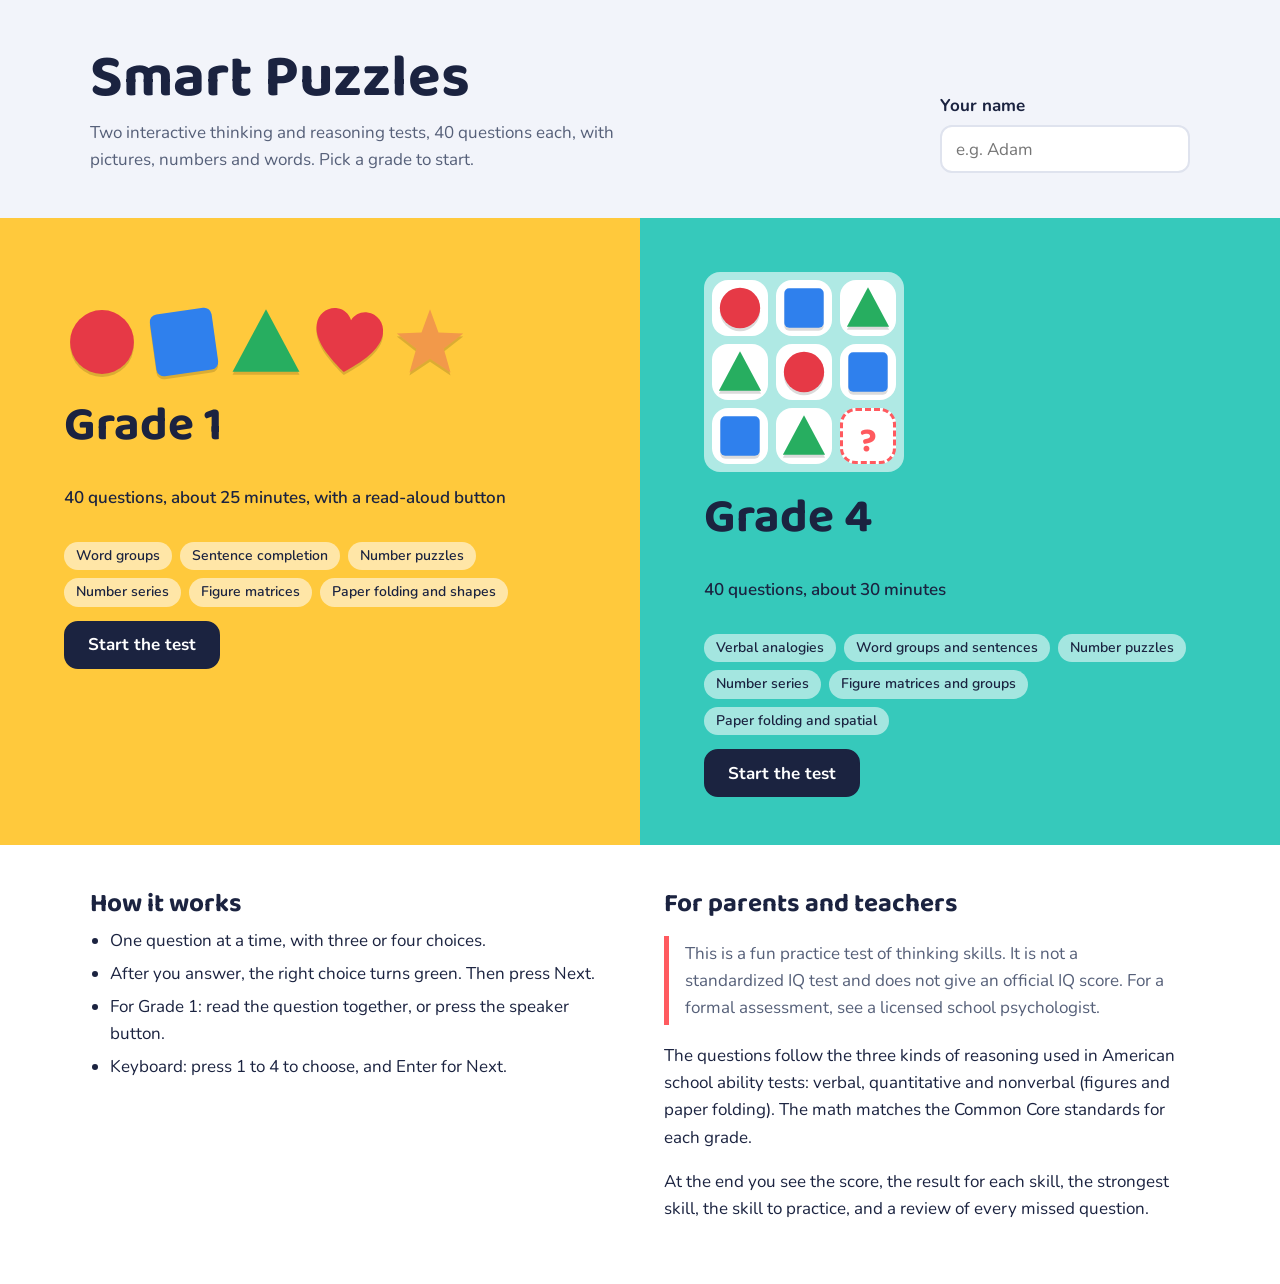
<file: kids-iq-tests/en.html>
<!DOCTYPE html>
<html lang="en" dir="ltr">
<head>
<meta charset="utf-8">
<meta name="viewport" content="width=device-width,initial-scale=1">
<title>Smart Puzzles</title>
<link rel="preconnect" href="https://fonts.googleapis.com">
<link rel="preconnect" href="https://fonts.gstatic.com" crossorigin>
<link href="https://fonts.googleapis.com/css2?family=Baloo+2:wght@600;800&family=Nunito:wght@400;600;700;800&display=swap" rel="stylesheet">
<style>
/* VOICE children's occasion: playful, bright, very clear, kind
   IDEA a school puzzle booklet whose shapes look like stickers
   PICTURE the question card itself, large, with drawn shapes, sequences and grids
   COLOUR white ground, sunshine yellow for grade 1, sea teal for grade 4, coral for the missing piece; night is deep teal-black
   TYPE Baloo 2 for titles + Nunito for text
   LAYOUT home: title band, two full-bleed colour columns (stack on phone); quiz: colour band with progress dots, one centred card */
:root{color-scheme:light dark;--bg:light-dark(#ffffff,#0e1a19);--ink:light-dark(#1b2340,#eef4f3);--mut:light-dark(#566079,#a9bcb9);--card:light-dark(#ffffff,#152826);--soft:light-dark(#f2f4fa,#1d3532);--line:light-dark(#dfe3ee,#2c4844);--sun:light-dark(#ffc93c,#e9ae1c);--sea:light-dark(#36c9bb,#22a99c);--cor:#ff5a5f;--ok:#1f9d55;--bad:#e5484d;--band-ink:#1b2340;--acc:var(--sun)}
:root[data-theme=light]{color-scheme:light}
:root[data-theme=dark]{color-scheme:dark}
*{box-sizing:border-box;min-width:0}
html,body{margin:0}
body{background:var(--bg);color:var(--ink);font:17px/1.6 Nunito,Arial,sans-serif;overflow-x:clip}
body.g4{--acc:var(--sea)}
h1,h2,h3{font-family:"Baloo 2",Nunito,sans-serif;line-height:1.1;margin:0;letter-spacing:0}
button{font:inherit;color:inherit;cursor:pointer}
button:focus-visible,input:focus-visible{outline:3px solid var(--cor);outline-offset:3px}
.band{padding-block:clamp(22px,3.5vw,48px);padding-inline:max(5vw,16px)}
.wrap{max-width:1100px;margin-inline:auto}
[hidden]{display:none!important}
.btn{min-height:48px;padding:8px 22px;border-radius:14px;border:2px solid var(--band-ink);background:var(--band-ink);color:#fff;font-weight:700;font-size:17px}
.btn.alt{background:transparent;color:inherit;border-color:currentColor}
.btn:active{transform:translateY(2px)}
/* home */
.top{background:var(--soft)}
.top .wrap{display:flex;flex-wrap:wrap;gap:16px 40px;align-items:end;justify-content:space-between}
.top h1{font-size:clamp(38px,6vw,60px)}
.top p{margin:8px 0 0;color:var(--mut);max-width:34em}
.name label{display:block;font-weight:700;margin-bottom:6px}
.name input{font:inherit;font-size:17px;min-height:48px;width:min(260px,100%);padding:8px 14px;border-radius:12px;border:2px solid var(--line);background:var(--card);color:var(--ink)}
.cols{display:grid;grid-template-columns:repeat(2,minmax(0,1fr))}
.gcard{color:var(--band-ink);padding:clamp(24px,4vw,48px) max(5vw,16px);display:grid;gap:14px;align-content:start}
.gcard.c1{background:var(--sun)}
.gcard.c4{background:var(--sea)}
.gcard h2{font-size:clamp(34px,4.6vw,48px)}
.gcard .meta{font-weight:600}
.chips{display:flex;flex-wrap:wrap;gap:8px;padding:0;margin:0;list-style:none}
.chips li{background:rgba(255,255,255,.55);border-radius:999px;padding:3px 12px;font-size:14px;font-weight:600}
.deco{display:flex;flex-wrap:wrap;align-items:end;gap:6px;min-height:120px;padding-block:6px}
.deco .shp{width:clamp(48px,6.4vw,76px);height:auto}
.deco .mat{width:200px;background:rgba(255,255,255,.6);padding:8px;border-radius:16px}
.deco .mat .cell{background:#fff;min-width:0;min-height:0;aspect-ratio:1;padding:4px}
.deco .mat .cell .shp{width:100%;height:auto}
.acts{display:flex;flex-wrap:wrap;gap:10px}
.note .wrap{display:grid;grid-template-columns:minmax(0,1fr) minmax(0,1fr);gap:20px 48px}
.note h3{font-size:26px;margin-bottom:8px}
.note ul{margin:0;padding-inline-start:20px}
.note li{margin-bottom:6px}
.warn{border-inline-start:5px solid var(--cor);padding:4px 16px;color:var(--mut)}
/* quiz */
.qbar{background:var(--acc);color:var(--band-ink);padding-block:16px 18px}
.qbar .wrap{display:grid;gap:10px}
.qrow{display:flex;flex-wrap:wrap;gap:8px 16px;align-items:center;justify-content:space-between}
.qrow h2{font-size:clamp(24px,3.4vw,32px)}
.chip{background:rgba(255,255,255,.6);border-radius:999px;padding:3px 14px;font-weight:700;font-size:15px}
.home{min-height:44px;padding:4px 16px;border-radius:12px;border:2px solid var(--band-ink);background:transparent;font-weight:700;color:var(--band-ink)}
.dots{display:flex;flex-wrap:wrap;gap:5px}
.dots i{width:14px;height:14px;border-radius:50%;background:rgba(255,255,255,.6);border:2px solid rgba(27,35,64,.25)}
.dots i.cur{background:var(--band-ink);border-color:var(--band-ink)}
.dots i.ok{background:var(--ok);border-color:var(--ok)}
.dots i.bad{background:var(--bad);border-color:var(--bad)}
.qmain{padding:clamp(18px,3vw,36px) max(4vw,12px) 48px}
.card{max-width:880px;margin-inline:auto;background:var(--card);border:2px solid var(--line);border-radius:26px;padding:clamp(18px,3vw,34px);box-shadow:0 6px 0 var(--line)}
.qhead{display:flex;gap:12px;align-items:start;justify-content:space-between}
.qt{font-size:clamp(21px,2.8vw,27px);font-weight:700;margin:0;line-height:1.5;text-wrap:balance}
.g4 .qt{font-size:clamp(19px,2.4vw,23px)}
.say{flex:none;width:48px;height:48px;border-radius:50%;border:2px solid var(--line);background:var(--soft);display:grid;place-items:center}
.say svg{width:24px;height:24px}
.fig{margin:20px 0 6px;display:flex;justify-content:center}
.fig:empty{display:none}
.seq,.ana,.eqs,.maps{display:flex;flex-wrap:wrap;gap:10px;align-items:center;justify-content:center}
.cell{min-width:68px;min-height:68px;padding:6px;border-radius:16px;background:var(--soft);display:grid;place-items:center;font-size:28px;font-weight:700;font-family:"Baloo 2",Nunito,sans-serif}
.cell.w{padding-inline:16px;font-size:22px;font-family:Nunito,sans-serif}
.cell.q{border:3px dashed var(--cor);background:transparent;color:var(--cor);font-size:34px}
.to{font-size:28px;color:var(--mut)}
.as{font-weight:700;color:var(--mut);padding-inline:8px}
.mat{display:grid;grid-template-columns:repeat(3,minmax(0,1fr));gap:8px;width:min(300px,100%)}
.mat .cell{min-width:0;aspect-ratio:1}
.grp{display:flex;flex-wrap:wrap;gap:2px;justify-content:center;max-width:72px}
.mat .grp{max-width:60px}
.scat{display:flex;flex-wrap:wrap;gap:14px 20px;justify-content:center;max-width:430px;padding:16px;background:var(--soft);border-radius:20px}
.cmp{display:grid;grid-template-columns:repeat(2,minmax(0,1fr));gap:12px;width:100%;max-width:560px}
.gbox{background:var(--soft);border-radius:18px;padding:12px;text-align:center}
.gbox b{display:block;margin-bottom:8px}
.gbox div{display:flex;flex-wrap:wrap;justify-content:center;align-items:center;min-height:120px}
.eqs{flex-direction:column}
.eqs>div,.maps>div{display:flex;gap:8px;align-items:center;font-size:28px;font-weight:700}
.maps{flex-direction:column}
.opts{display:grid;grid-template-columns:repeat(2,minmax(0,1fr));gap:12px;margin-top:22px}
.opt{position:relative;min-height:84px;border-radius:18px;border:3px solid var(--line);background:var(--card);display:grid;place-items:center;padding:12px 40px 12px 12px;transition:transform .12s}
.opt:hover{border-color:var(--acc);transform:translateY(-2px)}
.opt .k{position:absolute;inset-inline-start:10px;top:10px;width:28px;height:28px;border-radius:50%;background:var(--soft);font-weight:700;font-size:15px;display:grid;place-items:center}
.otx{font-size:22px;font-weight:700}
.opt.ok{border-color:var(--ok);background:color-mix(in srgb,var(--ok) 14%,var(--card))}
.opt.bad{border-color:var(--bad);background:color-mix(in srgb,var(--bad) 12%,var(--card))}
.opt.dim{opacity:.45}
.opt[disabled]{cursor:default;transform:none}
.fb{display:flex;flex-wrap:wrap;gap:12px;align-items:center;justify-content:space-between;margin-top:20px;min-height:52px}
.fb p{margin:0;font-weight:700;font-size:19px}
.fb p.ok{color:var(--ok)}
.fb p.bad{color:var(--bad)}
.shp{display:block;filter:drop-shadow(0 3px 0 rgba(0,0,0,.14))}
/* results */
.rtop{background:var(--acc);color:var(--band-ink)}
.rtop .wrap{display:grid;grid-template-columns:auto minmax(0,1fr);gap:18px 40px;align-items:center}
.score{font-family:"Baloo 2",Nunito,sans-serif;font-size:clamp(72px,12vw,120px);line-height:1;font-weight:800;white-space:nowrap}
.score small{font-size:.38em}
.stars{display:flex;gap:4px;margin-bottom:8px}
.stars svg{width:38px;height:38px}
.rtop h2{font-size:clamp(30px,4vw,44px)}
.rtop p{margin:6px 0 0;font-weight:600}
.rgrid{display:grid;grid-template-columns:minmax(0,1.1fr) minmax(0,1fr);gap:28px 48px}
.rgrid h3{font-size:26px;margin-bottom:12px}
.bars{display:grid;gap:12px}
.bar{display:grid;grid-template-columns:minmax(0,9em) minmax(0,1fr) auto;gap:10px;align-items:center}
.bar .tr{height:18px;border-radius:9px;background:var(--soft);overflow:hidden}
.bar .tr i{display:block;height:100%;border-radius:9px;background:var(--acc)}
.bar b{white-space:nowrap;font-variant-numeric:tabular-nums}
.ins{background:var(--soft);border-radius:18px;padding:16px 20px;margin-top:18px}
.ins p{margin:4px 0}
.rev{list-style:none;padding:0;margin:0;display:grid;gap:10px}
.rev li{border:2px solid var(--line);border-radius:16px;padding:10px 14px}
.rev p{margin:0 0 6px;font-weight:600}
.rev .pr{display:flex;flex-wrap:wrap;gap:6px 18px;align-items:center;font-size:15px}
.rev .pr span{display:flex;gap:6px;align-items:center}
.rev .shp{width:34px;height:34px}
.rev .grp{max-width:60px}
.rev .grp .shp{width:16px;height:16px}
.rf{display:flex;justify-content:flex-start;margin:4px 0 8px}
.rf .cell{min-width:40px;min-height:40px;font-size:18px;border-radius:10px;padding:4px}
.rf .cell.w{font-size:15px;padding-inline:10px}
.rf .shp{width:28px;height:28px}
.rf .mat{width:150px}
.rf .to,.rf .eqs>div,.rf .maps>div{font-size:18px}
.rf .gbox div{min-height:50px}
.rev .otx{font-size:16px}
.allok{font-weight:700;color:var(--ok)}
#toast{position:fixed;inset-inline:16px;bottom:16px;margin-inline:auto;max-width:420px;background:var(--band-ink);color:#fff;padding:12px 18px;border-radius:14px;text-align:center;font-weight:600;opacity:0;pointer-events:none;transition:opacity .2s}
#toast.on{opacity:1}
@media(max-width:700px){.cols,.note .wrap,.rgrid{grid-template-columns:minmax(0,1fr)}.rtop .wrap{grid-template-columns:minmax(0,1fr)}}
@media(max-width:520px){.cell{min-width:54px;min-height:54px;font-size:23px}.cell>.shp:not(.tall):not(.big){width:42px;height:42px}.cell>.shp.big{width:58px;height:58px}.cell>.shp.tall{width:28px;height:76px}.cell.w{font-size:18px}.opt{min-height:74px;padding-inline:34px 8px}.otx{font-size:19px}.to{font-size:22px}.eqs>div,.maps>div{font-size:23px}.bar{grid-template-columns:minmax(0,7em) minmax(0,1fr) auto}}
@media(prefers-reduced-motion:reduce){*{transition:none!important}}
.mat.m2{grid-template-columns:repeat(2,minmax(0,1fr));width:min(220px,100%)}
.mat.m2 .cell .shp{width:60%;height:auto}
</style>
</head>
<body class="g1">

<section id="vHome">
  <header class="band top">
    <div class="wrap">
      <div>
        <h1>Smart Puzzles</h1>
        <p id="intro">Two interactive thinking and reasoning tests, 40 questions each, with pictures, numbers and words. Pick a grade to start.</p>
      </div>
      <div class="name">
        <label for="kid">Your name</label>
        <input id="kid" type="text" maxlength="24" placeholder="e.g. Adam" autocomplete="off">
      </div>
    </div>
  </header>
  <div class="cols">
    <article class="gcard c1">
      <div class="deco" id="deco1"></div>
      <h2>Grade 1</h2>
      <p class="meta">40 questions, about 25 minutes, with a read-aloud button</p>
      <ul class="chips"><li>Word groups</li><li>Sentence completion</li><li>Number puzzles</li><li>Number series</li><li>Figure matrices</li><li>Paper folding and shapes</li></ul>
      <div class="acts" id="acts1"></div>
    </article>
    <article class="gcard c4">
      <div class="deco" id="deco4"></div>
      <h2>Grade 4</h2>
      <p class="meta">40 questions, about 30 minutes</p>
      <ul class="chips"><li>Verbal analogies</li><li>Word groups and sentences</li><li>Number puzzles</li><li>Number series</li><li>Figure matrices and groups</li><li>Paper folding and spatial</li></ul>
      <div class="acts" id="acts4"></div>
    </article>
  </div>
  <section class="band note">
    <div class="wrap">
      <div>
        <h3>How it works</h3>
        <ul>
          <li>One question at a time, with three or four choices.</li>
          <li>After you answer, the right choice turns green. Then press Next.</li>
          <li>For Grade 1: read the question together, or press the speaker button.</li>
          <li>Keyboard: press 1 to 4 to choose, and Enter for Next.</li>
        </ul>
      </div>
      <div>
        <h3>For parents and teachers</h3>
        <p class="warn">This is a fun practice test of thinking skills. It is not a standardized IQ test and does not give an official IQ score. For a formal assessment, see a licensed school psychologist.</p>
        <p>The questions follow the three kinds of reasoning used in American school ability tests: verbal, quantitative and nonverbal (figures and paper folding). The math matches the Common Core standards for each grade.</p>
        <p>At the end you see the score, the result for each skill, the strongest skill, the skill to practice, and a review of every missed question.</p>
      </div>
    </div>
  </section>
</section>

<section id="vQuiz" hidden>
  <header class="band qbar">
    <div class="wrap">
      <div class="qrow">
        <h2 id="qNum"></h2>
        <span class="chip" id="qCat"></span>
        <button class="home" id="toHome" type="button">Home</button>
      </div>
      <div class="dots" id="dots"></div>
    </div>
  </header>
  <main class="qmain">
    <div class="card">
      <div class="qhead">
        <p class="qt" id="qText"></p>
        <button class="say" id="say" type="button" aria-label="Read the question aloud"><svg viewBox="0 0 24 24" fill="none" stroke="currentColor" stroke-width="2" stroke-linecap="round" stroke-linejoin="round"><path d="M11 5 6 9H3v6h3l5 4z"/><path d="M15.5 8.5a5 5 0 0 1 0 7"/><path d="M18.5 5.5a9 9 0 0 1 0 13"/></svg></button>
      </div>
      <div class="fig" id="qFig"></div>
      <div class="opts" id="qOpts"></div>
      <div class="fb"><p id="qFb"></p><button class="btn" id="next" type="button" hidden>Next</button></div>
    </div>
  </main>
</section>

<section id="vRes" hidden>
  <header class="band rtop">
    <div class="wrap">
      <div class="score" id="rScore"></div>
      <div>
        <div class="stars" id="rStars"></div>
        <h2 id="rTitle"></h2>
        <p id="rMeta"></p>
      </div>
    </div>
  </header>
  <section class="band">
    <div class="wrap rgrid">
      <div>
        <h3>Results by skill</h3>
        <div class="bars" id="rBars"></div>
        <div class="ins" id="rIns"></div>
        <div class="acts" style="margin-top:18px">
          <button class="btn" id="again" type="button">Try again</button>
          <button class="btn alt" id="other" type="button"></button>
          <button class="btn alt" id="copy" type="button">Copy result</button>
          <button class="btn alt" id="rHome" type="button">Home</button>
        </div>
      </div>
      <div>
        <h3>Review of missed questions</h3>
        <ul class="rev" id="rRev"></ul>
      </div>
    </div>
  </section>
  <section class="band note" style="padding-top:0">
    <div class="wrap"><p class="warn">This is a practice test of thinking skills, not a standardized IQ test. Use the result to see what to practice, not to diagnose.</p></div>
  </section>
</section>

<div id="toast" role="status"></div>

<script>
{
const AR='٠١٢٣٤٥٦٧٨٩';
const ar=s=>String(s);
const C={R:'#e63946',B:'#2f80ed',G:'#27ae60',Y:'#f2b705',P:'#9b51e0',O:'#f2994a',K:'#1b2340'};
const poly=(n,r,rot)=>{const p=[];for(let i=0;i<n;i++){const a=(rot+360*i/n)*Math.PI/180;p.push((50+r*Math.cos(a)).toFixed(1)+','+(50+r*Math.sin(a)).toFixed(1))}return p.join(' ')};
const starPts=(()=>{const p=[];for(let i=0;i<10;i++){const r=i%2?19:46,a=(-90+36*i)*Math.PI/180;p.push((50+r*Math.cos(a)).toFixed(1)+','+(53+r*Math.sin(a)).toFixed(1))}return p.join(' ')})();
const P={
  circle:'<circle cx="50" cy="50" r="42"/>',
  square:'<rect x="9" y="9" width="82" height="82" rx="10"/>',
  tri:'<polygon points="50,7 94,89 6,89"/>',
  star:'<polygon points="'+starPts+'"/>',
  heart:'<path d="M50 90C20 68 6 50 6 33 6 18 17 8 30 8c9 0 16 5 20 13 4-8 11-13 20-13 13 0 24 10 24 25 0 17-14 35-44 57z"/>',
  diamond:'<polygon points="50,4 93,50 50,96 7,50"/>',
  hex:'<polygon points="'+poly(6,44,0)+'"/>',
  pent:'<polygon points="'+poly(5,46,-90)+'"/>',
  arrow:'<path d="M50 5 88 46H63v49H37V46H12z"/>',
  F:'<path d="M26 8h54v16H43v19h27v16H43v33H26z"/>'
};
function S(t,c,o){
  o=o||{};const z=o.z||52,col=C[c]||c,k=o.k||1;
  let tr='rotate('+(o.r||0)+' 50 50)';
  if(o.m)tr+=' translate(100 0) scale(-1 1)';
  if(k!==1)tr='translate(50 50) scale('+k+') translate(-50 -50) '+tr;
  return '<svg class="shp" width="'+z+'" height="'+z+'" viewBox="0 0 100 100" aria-hidden="true"><g transform="'+tr+'" fill="'+(o.o?'none':col)+'" stroke="'+col+'" stroke-width="'+(o.o?9:0)+'" stroke-linejoin="round">'+P[t]+'</g></svg>';
}
const grp=(n,t,c,z)=>'<span class="grp">'+Array(n).fill(S(t||'star',c||'Y',{z:z||20})).join('')+'</span>';
const QC='<span class="cell q">?</span>';
const cell=x=>x===null?QC:(x.indexOf('<')<0?'<span class="cell'+(x.length>2?' w':'')+'">'+ar(x)+'</span>':'<span class="cell">'+x+'</span>');
const seq=a=>'<div class="seq">'+a.map(cell).join('')+(a.indexOf(null)<0?QC:'')+'</div>';
const row=a=>'<div class="seq">'+a.map(cell).join('')+'</div>';
const ana=(a,b,c)=>'<div class="ana">'+cell(a)+'<b class="to">→</b>'+cell(b)+'<span class="as">as</span>'+cell(c)+'<b class="to">→</b>'+QC+'</div>';
const mat=a=>'<div class="mat">'+a.map(cell).join('')+'</div>';
const scat=list=>'<div class="scat">'+list.map((x,i)=>'<span style="transform:rotate('+((i*47)%30-15)+'deg)">'+S(x[0],x[1],{z:46})+'</span>').join('')+'</div>';
const Q=(c,t,f,o,a,fix)=>({c,t,f:f||'',raw:o,o:o.map(x=>x.indexOf('<')<0?'<span class="otx">'+ar(x)+'</span>':x),a,fix:!!fix});
const s=(t,c,o)=>S(t,c,o);
P.rect='<rect x="6" y="24" width="88" height="52" rx="5"/>';
P.trap='<polygon points="27,22 73,22 94,80 6,80"/>';
P.para='<polygon points="30,22 94,22 70,80 6,80"/>';
P.hept='<polygon points="'+poly(7,45,-90)+'"/>';
const INK='#1b2340';
const box=(inner,w,h,vb,cls)=>'<svg class="shp'+(cls?' '+cls:'')+'" width="'+(w||60)+'" height="'+(h||w||60)+'" viewBox="'+(vb||'0 0 100 100')+'" aria-hidden="true">'+inner+'</svg>';
const comp=(o,i,c,k)=>{const col=C[c]||c,cy=o==='tri'?62:50,kk=k||.4;return box('<g fill="none" stroke="'+col+'" stroke-width="7" stroke-linejoin="round">'+P[o]+'</g><g transform="translate(50 '+cy+') scale('+kk+') translate(-50 -50)" fill="'+col+'">'+P[i]+'</g>',56)};
const dotIn=(t,c)=>comp(t,'circle',c,.24);
const rod=(n,c)=>{let b='';for(let i=0;i<n;i++)b+='<ellipse cx="20" cy="'+(93-i*10.5)+'" rx="13" ry="5" fill="'+(C[c]||c)+'" stroke="'+INK+'" stroke-opacity=".25"/>';return box('<line x1="20" y1="4" x2="20" y2="100" stroke="'+INK+'" stroke-width="3"/><rect x="2" y="99" width="36" height="7" rx="2" fill="'+INK+'"/>'+b,34,92,'0 0 40 108','tall')};
const clock=(h,m)=>{const ha=((h%12)+m/60)*30*Math.PI/180,ma=m*6*Math.PI/180;let t='';for(let i=0;i<12;i++){const a=i*30*Math.PI/180;t+='<line x1="'+(50+38*Math.sin(a)).toFixed(1)+'" y1="'+(50-38*Math.cos(a)).toFixed(1)+'" x2="'+(50+43*Math.sin(a)).toFixed(1)+'" y2="'+(50-43*Math.cos(a)).toFixed(1)+'" stroke="'+INK+'" stroke-width="'+(i%3?2:4)+'"/>'}
  const num=[[12,50,23],[3,80,54],[6,50,85],[9,20,54]].map(x=>'<text x="'+x[1]+'" y="'+x[2]+'" text-anchor="middle" font-size="13" font-weight="700" fill="'+INK+'" font-family="Nunito,Arial">'+x[0]+'</text>').join('');
  return box('<circle cx="50" cy="50" r="46" fill="#fff" stroke="'+INK+'" stroke-width="4"/>'+t+num+'<line x1="50" y1="50" x2="'+(50+22*Math.sin(ha)).toFixed(1)+'" y2="'+(50-22*Math.cos(ha)).toFixed(1)+'" stroke="'+INK+'" stroke-width="6" stroke-linecap="round"/><line x1="50" y1="50" x2="'+(50+34*Math.sin(ma)).toFixed(1)+'" y2="'+(50-34*Math.cos(ma)).toFixed(1)+'" stroke="#e63946" stroke-width="4" stroke-linecap="round"/><circle cx="50" cy="50" r="4" fill="'+INK+'"/>',120)};
const PAPER='fill="#fff" stroke="'+INK+'" stroke-width="3"';
const holes=h=>h.map(p=>'<circle cx="'+p[0]+'" cy="'+p[1]+'" r="6" fill="'+INK+'"/>').join('');
const sheet=(h,fold)=>box('<rect x="8" y="8" width="84" height="84" rx="2" '+PAPER+'/>'+(fold==='v'?'<line x1="50" y1="8" x2="50" y2="92" stroke="#e63946" stroke-width="3" stroke-dasharray="6 5"/><path d="M24 44Q50 14 74 40" fill="none" stroke="#e63946" stroke-width="3"/><polygon points="78,46 66,40 76,32" fill="#e63946"/>':fold==='h'?'<line x1="8" y1="50" x2="92" y2="50" stroke="#e63946" stroke-width="3" stroke-dasharray="6 5"/><path d="M56 24Q86 50 60 74" fill="none" stroke="#e63946" stroke-width="3"/><polygon points="54,78 60,66 68,74" fill="#e63946"/>':'')+holes(h||[]),70,0,0,'big');
const GHOST='fill="none" stroke="'+INK+'" stroke-opacity=".3" stroke-width="2" stroke-dasharray="4 4"';
const folded=(kind,h)=>{const r=kind==='v'?[50,8,42,84]:kind==='h'?[8,50,84,42]:[50,50,42,42];return box('<rect x="8" y="8" width="84" height="84" '+GHOST+'/><rect x="'+r[0]+'" y="'+r[1]+'" width="'+r[2]+'" height="'+r[3]+'" '+PAPER+'/>'+(kind==='vh'?'<line x1="50" y1="50" x2="92" y2="50" stroke="#e63946" stroke-width="3" stroke-dasharray="6 5"/>':'')+holes(h),70,0,0,'big')};
const halfV=()=>box('<rect x="8" y="8" width="84" height="84" '+GHOST+'/><rect x="50" y="8" width="42" height="84" '+PAPER+'/><line x1="50" y1="50" x2="92" y2="50" stroke="#e63946" stroke-width="3" stroke-dasharray="6 5"/>',70,0,0,'big');
const fold=steps=>'<div class="ana">'+steps.map(cell).join('<b class="to">→</b>')+'<b class="to">→</b>'+QC+'</div>';
const opened=h=>box('<rect x="8" y="8" width="84" height="84" rx="2" '+PAPER+'/>'+holes(h),56);
const split=(t,x)=>{let shape,line;if(t==='circle'){const d=Math.sqrt(42*42-(x-50)**2);shape='<circle cx="50" cy="50" r="42"/>';line='<line x1="'+x+'" y1="'+(50-d).toFixed(1)+'" x2="'+x+'" y2="'+(50+d).toFixed(1)+'"/>'}else if(t==='rect'){shape='<rect x="6" y="24" width="88" height="52"/>';line='<line x1="'+x+'" y1="24" x2="'+x+'" y2="76"/>'}else{shape='<rect x="10" y="10" width="80" height="80"/>';line='<line x1="'+x+'" y1="10" x2="'+x+'" y2="90"/>'}return box('<g fill="#ffe08a" stroke="'+INK+'" stroke-width="4">'+shape+line+'</g>',56)};
const mat2=a=>'<div class="mat m2">'+a.map(cell).join('')+'</div>';
const ROW3='These three go together. Which one goes with them?';
const MAT2='Look at how the top pair changes. Which picture belongs in the empty box?';
const MAT='Which picture completes the pattern?';
const FOLD='The paper is folded, then a hole is punched. What does it look like when it is opened?';
const NS1='The beads follow a pattern. Which rod comes next?';

const G1=[
Q('vc','These three go together: dog, cat, horse. Which one goes with them?','',['cow','tree','car','ball'],0),
Q('vc','These three go together: apple, banana, grapes. Which one goes with them?','',['carrot','strawberry','bread','cheese'],1),
Q('vc','These three go together: car, bus, train. Which one goes with them?','',['house','airplane','road','chair'],1),
Q('vc','These three go together: shirt, pants, socks. Which one goes with them?','',['bed','jacket','soap','lamp'],1),
Q('vc','These three go together: spoon, fork, plate. Which one goes with them?','',['cup','pillow','shoe','crayon'],0),
Q('vc','These three go together: robin, eagle, parrot. Which one goes with them?','',['bee','owl','bat','butterfly'],1),
Q('vc','These three go together: piano, drum, guitar. Which one goes with them?','',['radio','violin','song','speaker'],1),
Q('sc','Which one do you use to cut paper?','',['scissors','glue','a crayon','a ruler'],0),
Q('sc','Which one grows from a seed?','',['a rock','a flower','a cloud','a shoe'],1),
Q('sc','Which one can hold water without spilling?','',['a basket','a net','a bucket','a fork'],2),
Q('sc','Which one would you see at a birthday party?','',['a cake with candles','a snowplow','a tractor','a toothbrush'],0),
Q('sc','Which one is the coldest?','',['hot soup','an ice cube','a warm bath','toast'],1),
Q('sc','Which one is the heaviest?','',['a feather','a sheet of paper','a backpack full of books','a balloon'],2),
Q('np','The first box changed into the second box. Which box changes the same way?',ana(grp(2,'circle','R'),grp(3,'circle','R'),grp(5,'circle','R')),[grp(6,'circle','R'),grp(4,'circle','R'),grp(7,'circle','R'),grp(5,'circle','R')],0),
Q('np','The first box changed into the second box. Which box changes the same way?',ana(grp(4,'star','Y'),grp(2,'star','Y'),grp(6,'star','Y')),[grp(4,'star','Y'),grp(3,'star','Y'),grp(2,'star','Y'),grp(8,'star','Y')],0),
Q('np','Leo has 7 stickers. Ava has 3 more stickers than Leo. How many stickers does Ava have?','',['4','10','9','11'],1),
Q('np','There are 15 kids on the bus. 6 kids get off. How many kids are still on the bus?','',['8','9','11','21'],1),
Q('np','Which number has 4 tens and 3 ones?','',['34','43','7','403'],1),
Q('np','What time does the clock show?',clock(3,30),['3:30','6:15','3:00','6:30'],0),
Q('np','Which number makes this true?','<div class="eqs"><div><span>8</span><span>+</span>'+QC+'<span>=</span><span>12</span></div></div>',['3','4','5','20'],1),
Q('ns',NS1,seq([rod(1,'B'),rod(2,'B'),rod(3,'B'),rod(4,'B')]),[rod(5,'B'),rod(4,'B'),rod(6,'B'),rod(3,'B')],0),
Q('ns',NS1,seq([rod(2,'G'),rod(4,'G'),rod(6,'G')]),[rod(7,'G'),rod(8,'G'),rod(5,'G'),rod(9,'G')],1),
Q('ns',NS1,seq([rod(6,'R'),rod(5,'R'),rod(4,'R'),rod(3,'R')]),[rod(4,'R'),rod(1,'R'),rod(2,'R'),rod(5,'R')],2),
Q('ns',NS1,seq([rod(1,'P'),rod(1,'P'),rod(2,'P'),rod(2,'P'),rod(3,'P')]),[rod(4,'P'),rod(3,'P'),rod(2,'P'),rod(1,'P')],1),
Q('ns',NS1,seq([rod(1,'O'),rod(3,'O'),rod(5,'O')]),[rod(6,'O'),rod(7,'O'),rod(8,'O'),rod(4,'O')],1),
Q('ns','Count by tens. Which number comes next?',seq(['10','20','30']),['31','40','50','33'],1),
Q('fm',MAT2,mat2([s('circle','B'),s('circle','B',{k:.5}),s('tri','G'),null]),[s('tri','G',{k:.5}),s('tri','G'),s('circle','G',{k:.5}),s('tri','B',{k:.5})],0),
Q('fm',MAT2,mat2([s('square','R'),s('square','B'),s('star','R'),null]),[s('star','B'),s('star','R'),s('square','B'),s('star','Y')],0),
Q('fm',MAT2,mat2([s('circle','P'),s('circle','P',{o:1}),s('heart','R'),null]),[s('heart','R',{o:1}),s('heart','R'),s('circle','R',{o:1}),s('heart','P',{o:1})],0),
Q('fm',MAT2,mat2([s('arrow','G'),s('arrow','G',{r:180}),s('arrow','O',{r:90}),null]),[s('arrow','O',{r:270}),s('arrow','O',{r:90}),s('arrow','O'),s('arrow','G',{r:270})],0),
Q('fm',MAT2,mat2([grp(1,'circle','P',22),grp(2,'circle','P',22),grp(1,'square','O',22),null]),[grp(2,'square','O',22),grp(1,'square','O',22),grp(3,'square','O',22),grp(2,'circle','O',22)],0),
Q('fm',MAT2,mat2([s('circle','R'),s('square','R'),s('circle','B'),null]),[s('square','B'),s('circle','B'),s('square','R'),s('tri','B')],0),
Q('fm',MAT2,mat2([s('arrow','G',{r:270}),s('arrow','G'),s('arrow','P',{r:90}),null]),[s('arrow','P',{r:180}),s('arrow','P'),s('arrow','P',{r:270}),s('arrow','P',{r:90})],0),
Q('pf',FOLD,fold([sheet([],'v'),folded('v',[[72,30]])]),[opened([[72,30],[28,30]]),opened([[72,30]]),opened([[72,30],[28,70]]),opened([[72,30],[72,70]])],0),
Q('pf',FOLD,fold([sheet([],'h'),folded('h',[[30,72]])]),[opened([[30,72],[30,28]]),opened([[30,72],[70,72]]),opened([[30,72]]),opened([[30,28],[70,28]])],0),
Q('pf',ROW3,row([s('tri','R'),s('tri','B',{k:.6}),s('tri','G')]),[s('tri','O',{k:.8}),s('circle','R'),s('square','B'),s('star','G')],0),
Q('pf',ROW3,row([s('circle','B',{o:1}),s('square','R',{o:1}),s('star','G',{o:1})]),[s('heart','P',{o:1}),s('heart','P'),s('square','R'),s('circle','B')],0),
Q('pf','Which shape is cut into two equal parts (halves)?','',[split('square',50),split('square',30),split('circle',32),split('rect',70)],0),
Q('pf','Which shape has 6 sides?','',[s('hex','B'),s('pent','B'),s('square','B'),s('tri','B')],0),
Q('pf',ROW3,row([dotIn('circle','G'),dotIn('square','G'),dotIn('tri','G')]),[dotIn('hex','G'),s('hex','G',{o:1}),s('hex','G'),s('circle','G')],0)
];

const nmap=(pairs)=>'<div class="maps">'+pairs.map(p=>'<div>'+cell(p[0])+'<b class="to">→</b>'+cell(p[1])+'</div>').join('')+'</div>';
const G4=[
Q('va','Bee is to hive as bird is to ...','',['tree','nest','sky','egg'],1),
Q('va','Glove is to hand as helmet is to ...','',['bike','head','football','foot'],1),
Q('va','Author is to book as composer is to ...','',['painting','symphony','poem','statue'],1),
Q('va','Seed is to tree as egg is to ...','',['nest','chicken','shell','farm'],1),
Q('va','Hungry is to eat as tired is to ...','',['run','sleep','cry','cook'],1),
Q('va','Big is to enormous as small is to ...','',['huge','tiny','tall','wide'],1),
Q('va','Fahrenheit is to temperature as mile is to ...','',['time','weight','distance','speed'],2),
Q('vs','These three go together: oak, maple, pine. Which one goes with them?','',['rose','birch','grass','leaf'],1),
Q('vs','These three go together: triangle, square, pentagon. Which one goes with them?','',['circle','cube','hexagon','line'],2),
Q('vs','These three go together: Mississippi, Amazon, Nile. Which one goes with them?','',['Sahara','Pacific','Thames','Everest'],2),
Q('vs','Choose the best word: The library was so ___ that you could hear a pin drop.','',['quiet','crowded','colorful','large'],0),
Q('vs','Choose the best word: Because it was raining, Jake took his ___.','',['umbrella','sunscreen','kite','sandals'],0),
Q('vs','Which word means the same as "rapid"?','',['slow','fast','loud','heavy'],1),
Q('vs','Which word does not belong?','',['thermometer','ruler','scale','pencil'],3),
Q('na','Find the rule. Which number is missing?',nmap([['4','12'],['7','21'],['6',null]]),['18','14','24','16'],0),
Q('na','Find the rule. Which number is missing?',nmap([['20','15'],['12','7'],['30',null]]),['35','25','6','24'],1),
Q('na','A rectangle is 8 inches long and 5 inches wide. What is its perimeter?','',['13 inches','26 inches','40 inches','21 inches'],1),
Q('na','A box holds 24 crayons. How many crayons are in 6 boxes?','',['124','144','30','164'],1),
Q('na','Liam had $20. He bought a book for $7.25 and a pen for $1.50. How much money does he have left?','',['$11.25','$12.75','$11.75','$8.75'],0),
Q('na','What is 3/4 of 20?','',['12','15','5','16'],1),
Q('na','Round 4,678 to the nearest hundred.','',['4,600','4,700','5,000','4,680'],1),
Q('ns','What number comes next?',seq(['2','6','18','54']),['108','162','72','160'],1),
Q('ns','What number comes next?',seq(['50','46','41','35']),['29','28','30','27'],1),
Q('ns','What number comes next?',seq(['1','2','4','7','11']),['15','16','18','14'],1),
Q('ns','What number comes next?',seq(['3','4','8','9','18','19']),['20','38','36','40'],1),
Q('ns','What number comes next?',seq(['1/2','1','1 1/2','2']),['2 1/4','2 1/2','3','4'],1),
Q('ns','What letter comes next?',seq(['Z','X','V','T']),['S','R','Q','P'],1),
Q('fg',MAT,mat([s('circle','R',{k:.4}),s('circle','R',{k:.7}),s('circle','R'),s('square','B',{k:.4}),s('square','B',{k:.7}),s('square','B'),s('tri','G',{k:.4}),s('tri','G',{k:.7}),null]),[s('tri','G'),s('tri','G',{k:.4}),s('square','G'),s('tri','B')],0),
Q('fg',MAT,mat([grp(1,'heart','R',16),grp(2,'heart','R',16),grp(3,'heart','R',16),grp(1,'diamond','B',16),grp(2,'diamond','B',16),grp(3,'diamond','B',16),grp(1,'hex','G',16),grp(2,'hex','G',16),null]),[grp(3,'hex','G'),grp(2,'hex','G'),grp(3,'diamond','G'),grp(4,'hex','G')],0),
Q('fg',MAT,mat([s('arrow','R',{z:44}),s('arrow','R',{r:90,z:44}),s('arrow','R',{r:180,z:44}),s('arrow','B',{z:44}),s('arrow','B',{r:90,z:44}),s('arrow','B',{r:180,z:44}),s('arrow','G',{z:44}),s('arrow','G',{r:90,z:44}),null]),[s('arrow','G',{r:180}),s('arrow','G',{r:270}),s('arrow','B',{r:180}),s('arrow','G')],0),
Q('fg',MAT,mat(['circle','square','tri'].flatMap(o=>['circle','square','tri'].map(x=>comp(o,x,'B'))).slice(0,8).concat([null])),[comp('tri','tri','B'),comp('tri','square','B'),comp('square','tri','B'),comp('circle','tri','B')],0),
Q('fg',ROW3,row([s('square','B'),s('diamond','B'),s('trap','B')]),[s('para','B'),s('pent','B'),s('tri','B'),s('hex','B')],0),
Q('fg',ROW3,row([comp('circle','circle','P'),comp('square','square','P'),comp('tri','tri','P')]),[comp('hex','hex','P'),comp('square','circle','P'),s('hex','P',{o:1}),s('hex','P')],0),
Q('fg','The first picture changed into the second. What does the third picture become?',ana(comp('circle','square','R'),comp('square','circle','R'),comp('tri','circle','R')),[comp('circle','tri','R'),comp('tri','circle','R'),comp('circle','circle','R'),comp('tri','tri','R')],0),
Q('pf',FOLD,fold([sheet([],'v'),folded('v',[[72,25],[80,75]])]),[opened([[72,25],[28,25],[80,75],[20,75]]),opened([[72,25],[80,75]]),opened([[72,25],[28,75],[80,75],[20,25]]),opened([[28,25],[80,75]])],0),
Q('pf',FOLD,fold([sheet([],'h'),folded('h',[[75,80]])]),[opened([[75,80],[75,20]]),opened([[75,80],[25,80]]),opened([[75,80],[25,20]]),opened([[75,20]])],0),
Q('pf','The paper is folded twice, then a hole is punched. What does it look like when it is opened?',fold([sheet([],'v'),halfV(),folded('q',[[70,70]])]),[opened([[70,70],[30,70],[70,30],[30,30]]),opened([[70,70],[30,70]]),opened([[70,70],[30,30]]),opened([[70,70],[30,70],[70,30]])],0),
Q('pf',FOLD,fold([sheet([],'v'),folded('v',[[57,50]])]),[opened([[57,50],[43,50]]),opened([[50,50]]),opened([[57,50]]),opened([[80,50],[20,50]])],0),
Q('pf','How many squares can you find in this picture? (Count every size.)',box('<g fill="#fff" stroke="'+INK+'" stroke-width="4"><rect x="10" y="10" width="80" height="80"/><line x1="50" y1="10" x2="50" y2="90"/><line x1="10" y1="50" x2="90" y2="50"/></g>',120),['4','5','6','8'],1),
Q('pf','How many triangles can you find in this picture? (Count every size.)',box('<g fill="#fff" stroke="'+INK+'" stroke-width="4" stroke-linejoin="round"><polygon points="50,8 92,88 8,88"/><line x1="50" y1="8" x2="50" y2="88"/></g>',120),['2','3','4','5'],1)
];

const TESTS={
  1:{name:'Grade 1',qs:G1,cats:{vc:'Word groups',sc:'Sentence completion',np:'Number puzzles',ns:'Number series',fm:'Figure matrices',pf:'Paper folding and shapes'}},
  4:{name:'Grade 4',qs:G4,cats:{va:'Verbal analogies',vs:'Word groups and sentences',na:'Number puzzles',ns:'Number series',fg:'Figure matrices and groups',pf:'Paper folding and spatial'}}
};
const KEYS=['A','B','C','D'];
const PRAISE=['Great job!','Awesome!','Excellent!','You got it!','Smart thinking!'];
const $=id=>document.getElementById(id);
const ONLY=+(document.documentElement.dataset.only||0);
let st={v:'home',g:ONLY||1,name:'',p:{}};
if(ONLY){document.querySelector('.gcard.c'+(ONLY===1?4:1)).remove();document.querySelector('.cols').style.gridTemplateColumns='minmax(0,1fr)';$('other').remove();if(ONLY===4)document.querySelector('.note li:nth-child(3)').remove();const it=$('intro');if(it)it.textContent=ONLY===1?'An interactive thinking and reasoning test for Grade 1: 40 questions with pictures, numbers and words.':'An interactive thinking and reasoning test for Grade 4: 40 questions with pictures, numbers and words.'}

function shuffle(n){const a=[...Array(n).keys()];for(let i=n-1;i>0;i--){const j=Math.floor(Math.random()*(i+1));[a[i],a[j]]=[a[j],a[i]]}return a}
function toast(m){const t=$('toast');t.textContent=m;t.classList.add('on');clearTimeout(toast.h);toast.h=setTimeout(()=>t.classList.remove('on'),2600)}
function begin(g){
  const qs=TESTS[g].qs;
  st.p[g]={i:0,ans:Array(qs.length).fill(null),ord:qs.map(q=>q.fix?[...q.o.keys()]:shuffle(q.o.length)),t0:Date.now(),t1:0};
  st.g=g;st.v='quiz';render();
}
function show(v){['vHome','vQuiz','vRes'].forEach(id=>$(id).hidden=id!=='v'+v);document.body.className='g'+st.g;window.scrollTo(0,0)}

function renderHome(){
  (ONLY?[ONLY]:[1,4]).forEach(g=>{
    const p=st.p[g],acts=$('acts'+g);
    if(p&&!p.t1&&p.ans.some(x=>x!==null)){
      acts.innerHTML='<button class="btn" data-cont="'+g+'">Continue from question '+(p.i+1)+'</button><button class="btn alt" data-start="'+g+'">Start over</button>';
    }else if(p&&p.t1){
      acts.innerHTML='<button class="btn" data-start="'+g+'">Start the test</button><button class="btn alt" data-res="'+g+'">Last result</button>';
    }else acts.innerHTML='<button class="btn" data-start="'+g+'">Start the test</button>';
  });
  $('kid').value=st.name||'';
  show('Home');document.body.className='g'+(ONLY||1);
}

function renderQuiz(){
  const T=TESTS[st.g],p=st.p[st.g],q=T.qs[p.i],ord=p.ord[p.i],ch=p.ans[p.i],done=ch!==null;
  $('qNum').textContent=T.name+': question '+(p.i+1)+' of '+T.qs.length;
  $('qCat').textContent=T.cats[q.c];
  $('dots').innerHTML=T.qs.map((x,j)=>{const a=p.ans[j];return '<i class="'+(a===null?(j===p.i?'cur':''):(a===x.a?'ok':'bad'))+'"></i>'}).join('');
  $('qText').textContent=ar(q.t);
  $('qFig').innerHTML=q.f;
  $('qOpts').innerHTML=ord.map((oi,k)=>{
    const cls=done?(oi===q.a?'ok':(oi===ch?'bad':'dim')):'';
    return '<button class="opt '+cls+'" type="button" id="opt'+k+'" data-oi="'+oi+'" aria-label="Choice '+KEYS[k]+'"'+(done?' disabled':'')+'><span class="k">'+KEYS[k]+'</span>'+q.o[oi]+'</button>';
  }).join('');
  const fb=$('qFb');
  if(done){
    const ok=ch===q.a;
    fb.className=ok?'ok':'bad';
    fb.textContent=ok?PRAISE[p.i%PRAISE.length]:'Good try! The right answer is in green.';
    $('next').hidden=false;
    $('next').textContent=p.i===T.qs.length-1?'See my result':'Next';
  }else{fb.className='';fb.textContent='';$('next').hidden=true}
  show('Quiz');
}

function choose(oi){
  const p=st.p[st.g];if(p.ans[p.i]!==null)return;
  p.ans[p.i]=oi;renderQuiz();$('next').focus({preventScroll:true});
}
function next(){
  const p=st.p[st.g],n=TESTS[st.g].qs.length;
  if(p.ans[p.i]===null)return;
  if(p.i<n-1){p.i++;renderQuiz()}else{if(!p.t1)p.t1=Date.now();st.v='res';render()}
}

const STAR=on=>'<svg viewBox="0 0 100 100"><polygon points="'+starPts+'" fill="'+(on?'#1b2340':'rgba(255,255,255,.3)')+'" stroke="#1b2340" stroke-width="5" stroke-linejoin="round"/></svg>';
function stats(){
  const T=TESTS[st.g],p=st.p[st.g],by={};
  Object.keys(T.cats).forEach(k=>by[k]={n:0,ok:0});
  let score=0;
  T.qs.forEach((q,j)=>{by[q.c].n++;if(p.ans[j]===q.a){by[q.c].ok++;score++}});
  return {T,p,by,score,pct:Math.round(100*score/T.qs.length)};
}
function renderRes(){
  const {T,p,by,score,pct}=stats(),n=T.qs.length;
  const lv=pct>=90?[5,'Outstanding thinking!']:pct>=75?[4,'Excellent work!']:pct>=60?[3,'Very good, keep going!']:pct>=40?[2,'Good effort, practice will help']:[1,'A good start, practice makes progress'];
  const name=st.name?st.name+', ':'';
  $('rScore').innerHTML=ar(score)+'<small> / '+ar(n)+'</small>';
  $('rStars').innerHTML=[1,2,3,4,5].map(i=>STAR(i<=lv[0])).join('');
  $('rTitle').textContent=name+lv[1];
  const mins=Math.max(1,Math.round(((p.t1||Date.now())-p.t0)/60000));
  $('rMeta').textContent=T.name+': '+pct+'% correct, in about '+mins+' min';
  const ks=Object.keys(T.cats);
  $('rBars').innerHTML=ks.map(k=>{const b=by[k],w=Math.round(100*b.ok/b.n);return '<div class="bar"><span>'+T.cats[k]+'</span><span class="tr"><i style="width:'+w+'%"></i></span><b>'+ar(b.ok+' / '+b.n)+'</b></div>'}).join('');
  const r=k=>by[k].ok/by[k].n;
  const best=[...ks].sort((a,b)=>r(b)-r(a))[0],worst=[...ks].sort((a,b)=>r(a)-r(b))[0];
  $('rIns').innerHTML='<p><b>Strongest skill:</b> '+T.cats[best]+' ('+Math.round(100*r(best))+'%)</p>'+(r(worst)<1?'<p><b>Skill to practice:</b> '+T.cats[worst]+' ('+Math.round(100*r(worst))+'%)</p>':'<p><b>Every skill is perfect.</b> Amazing work!</p>');
  const wrong=T.qs.map((q,j)=>[q,j]).filter(([q,j])=>p.ans[j]!==q.a);
  $('rRev').innerHTML=wrong.length?wrong.map(([q,j])=>'<li><p>'+ar(j+1)+'. '+ar(q.t)+'</p>'+(q.f?'<div class="rf">'+q.f+'</div>':'')+'<div class="pr"><span>Your answer: '+q.o[p.ans[j]]+'</span><span style="color:var(--ok);font-weight:700">Correct: '+q.o[q.a]+'</span></div></li>').join(''):'<li class="allok">No mistakes. Every answer is correct!</li>';
  if($('other'))$('other').textContent='Try the '+TESTS[st.g===1?4:1].name+' test';
  show('Res');
}
function render(){
  if(st.v==='quiz'&&st.p[st.g])renderQuiz();
  else if(st.v==='res'&&st.p[st.g])renderRes();
  else{st.v='home';renderHome()}
}
function speak(){
  const p=st.p[st.g],q=TESTS[st.g].qs[p.i];
  let txt=q.t;
  if(q.raw.every(x=>x.indexOf('<')<0))txt+='. '+p.ord[p.i].map((oi,k)=>KEYS[k]+': '+q.raw[oi]).join('. ');
  try{
    const sy=window.speechSynthesis;
    if(!sy||!window.SpeechSynthesisUtterance){toast('Read-aloud is not available on this device');return}
    sy.cancel();
    const u=new SpeechSynthesisUtterance(txt);u.lang='en-US';u.rate=.85;
    const v=sy.getVoices().find(v=>/^en/i.test(v.lang));if(v)u.voice=v;
    sy.speak(u);
  }catch(e){toast('Read-aloud is not available here')}
}

if($('deco1'))$('deco1').innerHTML=[s('circle','R',{z:84}),s('square','B',{z:84,r:-8}),s('tri','G',{z:84}),s('heart','R',{z:84,r:8}),s('star','O',{z:84})].join('');
if($('deco4'))$('deco4').innerHTML=mat([s('circle','R'),s('square','B'),s('tri','G'),s('tri','G'),s('circle','R'),s('square','B'),s('square','B'),s('tri','G'),null]);

document.addEventListener('click',e=>{
  const b=e.target.closest('button');if(!b)return;
  if(b.dataset.start){begin(+b.dataset.start);return}
  if(b.dataset.cont){st.g=+b.dataset.cont;st.v='quiz';render();return}
  if(b.dataset.res){st.g=+b.dataset.res;st.v='res';render();return}
  if(b.dataset.oi!==undefined){choose(+b.dataset.oi);return}
  switch(b.id){
    case 'next':next();break;
    case 'say':speak();break;
    case 'toHome':case 'rHome':st.v='home';render();break;
    case 'again':begin(st.g);break;
    case 'other':begin(st.g===1?4:1);break;
    case 'copy':{
      const {T,by,score}=stats();
      const txt=(st.name?st.name+': ':'')+'Smart Puzzles, '+T.name+'\nScore: '+score+' / '+T.qs.length+'\n'+Object.keys(T.cats).map(k=>T.cats[k]+': '+by[k].ok+' / '+by[k].n).join('\n');
      try{navigator.clipboard.writeText(txt).then(()=>toast('Result copied'),()=>toast('Could not copy'))}catch(err){toast('Could not copy')}
      break;
    }
  }
});
$('kid').addEventListener('input',e=>{st.name=e.target.value.trim()});
document.addEventListener('keydown',e=>{
  if(st.v!=='quiz'||e.target.tagName==='INPUT')return;
  const d=('١٢٣٤'.indexOf(e.key)+1)||(['1','2','3','4'].indexOf(e.key)+1);
  if(d){const o=$('opt'+(d-1));if(o&&!o.disabled)o.click()}
  else if(e.key==='Enter'&&!$('next').hidden){e.preventDefault();next()}
});

function start(data){
  if(data&&data.p&&typeof data.p==='object')st=Object.assign(st,data);
  render();
}
window.claude?.hot?.snapshot?.(()=>st);
window.claude?.hot?.ready?window.claude.hot.ready(start):start(window.claude?.hot?.data??{});
}
</script>
</body>
</html>
</file>
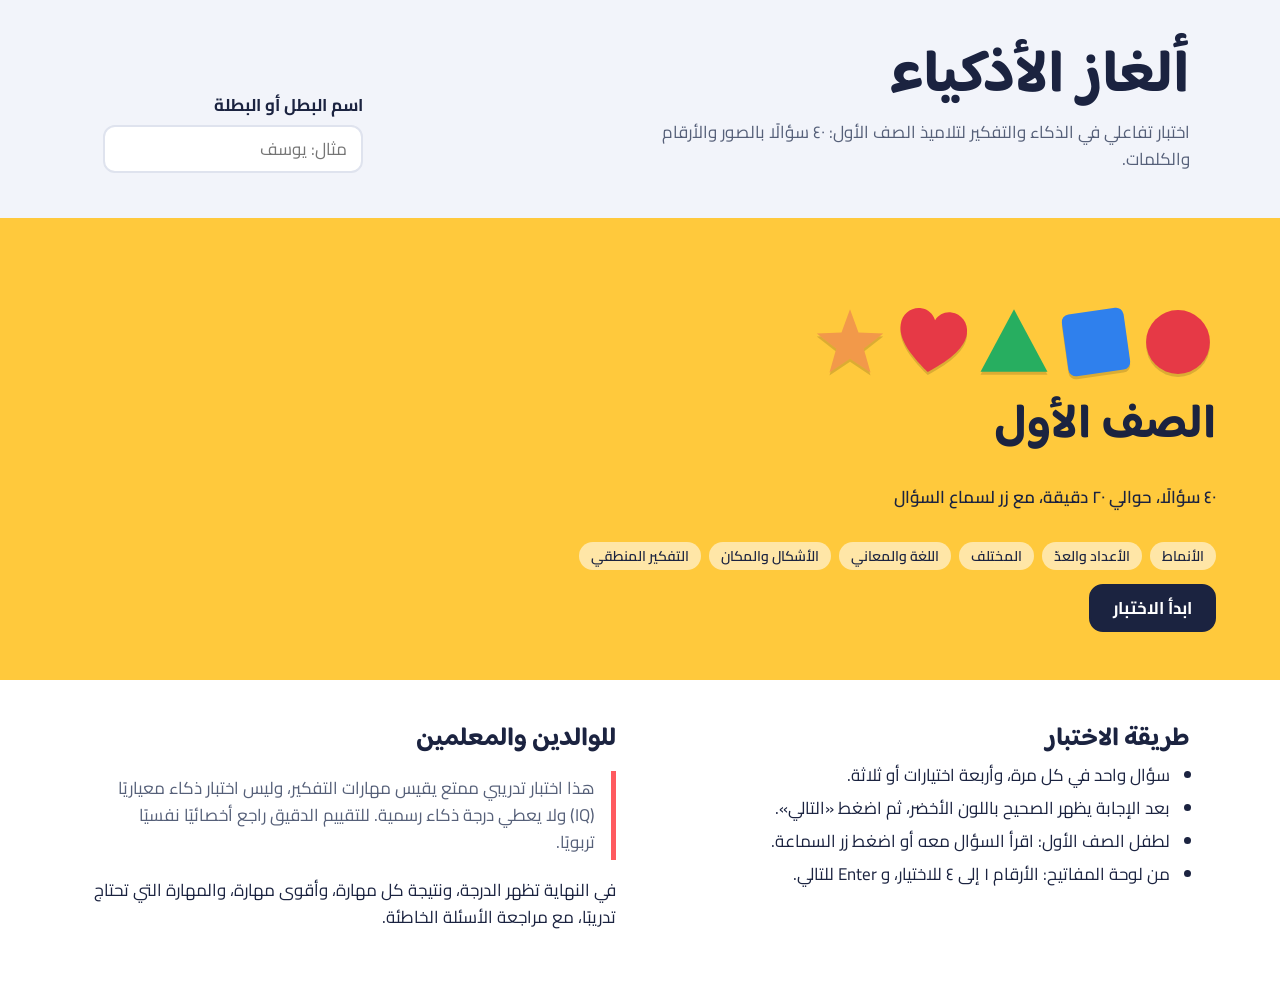
<file: kids-iq-tests/grade1.html>
<!DOCTYPE html>
<html lang="ar" dir="rtl" data-only="1">
<head>
<meta charset="utf-8">
<meta name="viewport" content="width=device-width,initial-scale=1">
<title>ألغاز الأذكياء: الصف الأول</title>
<link rel="preconnect" href="https://fonts.googleapis.com">
<link rel="preconnect" href="https://fonts.gstatic.com" crossorigin>
<link href="https://fonts.googleapis.com/css2?family=Baloo+Bhaijaan+2:wght@600;800&family=Cairo:wght@400;600;700&display=swap" rel="stylesheet">
<style>
/* VOICE children's occasion: playful, bright, very clear, kind
   IDEA a school puzzle booklet whose shapes look like stickers
   PICTURE the question card itself, large, with drawn shapes, sequences and grids
   COLOUR white ground, sunshine yellow for grade 1, sea teal for grade 4, coral for the missing piece; night is deep teal-black
   TYPE Baloo Bhaijaan 2 for titles + Cairo for text
   LAYOUT home: title band, two full-bleed colour columns (stack on phone); quiz: colour band with progress dots, one centred card */
:root{color-scheme:light dark;--bg:light-dark(#ffffff,#0e1a19);--ink:light-dark(#1b2340,#eef4f3);--mut:light-dark(#566079,#a9bcb9);--card:light-dark(#ffffff,#152826);--soft:light-dark(#f2f4fa,#1d3532);--line:light-dark(#dfe3ee,#2c4844);--sun:light-dark(#ffc93c,#e9ae1c);--sea:light-dark(#36c9bb,#22a99c);--cor:#ff5a5f;--ok:#1f9d55;--bad:#e5484d;--band-ink:#1b2340;--acc:var(--sun)}
:root[data-theme=light]{color-scheme:light}
:root[data-theme=dark]{color-scheme:dark}
*{box-sizing:border-box;min-width:0}
html,body{margin:0}
body{background:var(--bg);color:var(--ink);font:17px/1.6 Cairo,Tahoma,sans-serif;overflow-x:clip}
body.g4{--acc:var(--sea)}
h1,h2,h3{font-family:"Baloo Bhaijaan 2",Cairo,sans-serif;line-height:1.1;margin:0;letter-spacing:0}
button{font:inherit;color:inherit;cursor:pointer}
button:focus-visible,input:focus-visible{outline:3px solid var(--cor);outline-offset:3px}
.band{padding-block:clamp(22px,3.5vw,48px);padding-inline:max(5vw,16px)}
.wrap{max-width:1100px;margin-inline:auto}
[hidden]{display:none!important}
.btn{min-height:48px;padding:8px 22px;border-radius:14px;border:2px solid var(--band-ink);background:var(--band-ink);color:#fff;font-weight:700;font-size:17px}
.btn.alt{background:transparent;color:inherit;border-color:currentColor}
.btn:active{transform:translateY(2px)}
/* home */
.top{background:var(--soft)}
.top .wrap{display:flex;flex-wrap:wrap;gap:16px 40px;align-items:end;justify-content:space-between}
.top h1{font-size:clamp(38px,6vw,60px)}
.top p{margin:8px 0 0;color:var(--mut);max-width:34em}
.name label{display:block;font-weight:700;margin-bottom:6px}
.name input{font:inherit;font-size:17px;min-height:48px;width:min(260px,100%);padding:8px 14px;border-radius:12px;border:2px solid var(--line);background:var(--card);color:var(--ink)}
.cols{display:grid;grid-template-columns:repeat(2,minmax(0,1fr))}
.gcard{color:var(--band-ink);padding:clamp(24px,4vw,48px) max(5vw,16px);display:grid;gap:14px;align-content:start}
.gcard.c1{background:var(--sun)}
.gcard.c4{background:var(--sea)}
.gcard h2{font-size:clamp(34px,4.6vw,48px)}
.gcard .meta{font-weight:600}
.chips{display:flex;flex-wrap:wrap;gap:8px;padding:0;margin:0;list-style:none}
.chips li{background:rgba(255,255,255,.55);border-radius:999px;padding:3px 12px;font-size:14px;font-weight:600}
.deco{display:flex;flex-wrap:wrap;align-items:end;gap:6px;min-height:120px;padding-block:6px}
.deco .shp{width:clamp(48px,6.4vw,76px);height:auto}
.deco .mat{width:200px;background:rgba(255,255,255,.6);padding:8px;border-radius:16px}
.deco .mat .cell{background:#fff;min-width:0;min-height:0;aspect-ratio:1;padding:4px}
.deco .mat .cell .shp{width:100%;height:auto}
.acts{display:flex;flex-wrap:wrap;gap:10px}
.note .wrap{display:grid;grid-template-columns:minmax(0,1fr) minmax(0,1fr);gap:20px 48px}
.note h3{font-size:26px;margin-bottom:8px}
.note ul{margin:0;padding-inline-start:20px}
.note li{margin-bottom:6px}
.warn{border-inline-start:5px solid var(--cor);padding:4px 16px;color:var(--mut)}
/* quiz */
.qbar{background:var(--acc);color:var(--band-ink);padding-block:16px 18px}
.qbar .wrap{display:grid;gap:10px}
.qrow{display:flex;flex-wrap:wrap;gap:8px 16px;align-items:center;justify-content:space-between}
.qrow h2{font-size:clamp(24px,3.4vw,32px)}
.chip{background:rgba(255,255,255,.6);border-radius:999px;padding:3px 14px;font-weight:700;font-size:15px}
.home{min-height:44px;padding:4px 16px;border-radius:12px;border:2px solid var(--band-ink);background:transparent;font-weight:700;color:var(--band-ink)}
.dots{display:flex;flex-wrap:wrap;gap:5px}
.dots i{width:14px;height:14px;border-radius:50%;background:rgba(255,255,255,.6);border:2px solid rgba(27,35,64,.25)}
.dots i.cur{background:var(--band-ink);border-color:var(--band-ink)}
.dots i.ok{background:var(--ok);border-color:var(--ok)}
.dots i.bad{background:var(--bad);border-color:var(--bad)}
.qmain{padding:clamp(18px,3vw,36px) max(4vw,12px) 48px}
.card{max-width:880px;margin-inline:auto;background:var(--card);border:2px solid var(--line);border-radius:26px;padding:clamp(18px,3vw,34px);box-shadow:0 6px 0 var(--line)}
.qhead{display:flex;gap:12px;align-items:start;justify-content:space-between}
.qt{font-size:clamp(21px,2.8vw,27px);font-weight:700;margin:0;line-height:1.5;text-wrap:balance}
.g4 .qt{font-size:clamp(19px,2.4vw,23px)}
.say{flex:none;width:48px;height:48px;border-radius:50%;border:2px solid var(--line);background:var(--soft);display:grid;place-items:center}
.say svg{width:24px;height:24px}
.fig{margin:20px 0 6px;display:flex;justify-content:center}
.fig:empty{display:none}
.seq,.ana,.eqs,.maps{display:flex;flex-wrap:wrap;gap:10px;align-items:center;justify-content:center}
.cell{min-width:68px;min-height:68px;padding:6px;border-radius:16px;background:var(--soft);display:grid;place-items:center;font-size:28px;font-weight:700;font-family:"Baloo Bhaijaan 2",Cairo,sans-serif}
.cell.w{padding-inline:16px;font-size:22px;font-family:Cairo,sans-serif}
.cell.q{border:3px dashed var(--cor);background:transparent;color:var(--cor);font-size:34px}
.to{font-size:28px;color:var(--mut)}
.as{font-weight:700;color:var(--mut);padding-inline:8px}
.mat{display:grid;grid-template-columns:repeat(3,minmax(0,1fr));gap:8px;width:min(300px,100%)}
.mat .cell{min-width:0;aspect-ratio:1}
.grp{display:flex;flex-wrap:wrap;gap:2px;justify-content:center;max-width:72px}
.mat .grp{max-width:60px}
.scat{display:flex;flex-wrap:wrap;gap:14px 20px;justify-content:center;max-width:430px;padding:16px;background:var(--soft);border-radius:20px}
.cmp{display:grid;grid-template-columns:repeat(2,minmax(0,1fr));gap:12px;width:100%;max-width:560px}
.gbox{background:var(--soft);border-radius:18px;padding:12px;text-align:center}
.gbox b{display:block;margin-bottom:8px}
.gbox div{display:flex;flex-wrap:wrap;justify-content:center;align-items:center;min-height:120px}
.eqs{flex-direction:column}
.eqs>div,.maps>div{display:flex;gap:8px;align-items:center;font-size:28px;font-weight:700}
.maps{flex-direction:column}
.opts{display:grid;grid-template-columns:repeat(2,minmax(0,1fr));gap:12px;margin-top:22px}
.opt{position:relative;min-height:84px;border-radius:18px;border:3px solid var(--line);background:var(--card);display:grid;place-items:center;padding:12px 40px 12px 12px;transition:transform .12s}
.opt:hover{border-color:var(--acc);transform:translateY(-2px)}
.opt .k{position:absolute;inset-inline-start:10px;top:10px;width:28px;height:28px;border-radius:50%;background:var(--soft);font-weight:700;font-size:15px;display:grid;place-items:center}
.otx{font-size:22px;font-weight:700}
.opt.ok{border-color:var(--ok);background:color-mix(in srgb,var(--ok) 14%,var(--card))}
.opt.bad{border-color:var(--bad);background:color-mix(in srgb,var(--bad) 12%,var(--card))}
.opt.dim{opacity:.45}
.opt[disabled]{cursor:default;transform:none}
.fb{display:flex;flex-wrap:wrap;gap:12px;align-items:center;justify-content:space-between;margin-top:20px;min-height:52px}
.fb p{margin:0;font-weight:700;font-size:19px}
.fb p.ok{color:var(--ok)}
.fb p.bad{color:var(--bad)}
.shp{display:block;filter:drop-shadow(0 3px 0 rgba(0,0,0,.14))}
/* results */
.rtop{background:var(--acc);color:var(--band-ink)}
.rtop .wrap{display:grid;grid-template-columns:auto minmax(0,1fr);gap:18px 40px;align-items:center}
.score{font-family:"Baloo Bhaijaan 2",Cairo,sans-serif;font-size:clamp(72px,12vw,120px);line-height:1;font-weight:800;white-space:nowrap}
.score small{font-size:.38em}
.stars{display:flex;gap:4px;margin-bottom:8px}
.stars svg{width:38px;height:38px}
.rtop h2{font-size:clamp(30px,4vw,44px)}
.rtop p{margin:6px 0 0;font-weight:600}
.rgrid{display:grid;grid-template-columns:minmax(0,1.1fr) minmax(0,1fr);gap:28px 48px}
.rgrid h3{font-size:26px;margin-bottom:12px}
.bars{display:grid;gap:12px}
.bar{display:grid;grid-template-columns:minmax(0,9em) minmax(0,1fr) auto;gap:10px;align-items:center}
.bar .tr{height:18px;border-radius:9px;background:var(--soft);overflow:hidden}
.bar .tr i{display:block;height:100%;border-radius:9px;background:var(--acc)}
.bar b{white-space:nowrap;font-variant-numeric:tabular-nums}
.ins{background:var(--soft);border-radius:18px;padding:16px 20px;margin-top:18px}
.ins p{margin:4px 0}
.rev{list-style:none;padding:0;margin:0;display:grid;gap:10px}
.rev li{border:2px solid var(--line);border-radius:16px;padding:10px 14px}
.rev p{margin:0 0 6px;font-weight:600}
.rev .pr{display:flex;flex-wrap:wrap;gap:6px 18px;align-items:center;font-size:15px}
.rev .pr span{display:flex;gap:6px;align-items:center}
.rev .shp{width:34px;height:34px}
.rev .grp{max-width:60px}
.rev .grp .shp{width:16px;height:16px}
.rf{display:flex;justify-content:flex-start;margin:4px 0 8px}
.rf .cell{min-width:40px;min-height:40px;font-size:18px;border-radius:10px;padding:4px}
.rf .cell.w{font-size:15px;padding-inline:10px}
.rf .shp{width:28px;height:28px}
.rf .mat{width:150px}
.rf .to,.rf .eqs>div,.rf .maps>div{font-size:18px}
.rf .gbox div{min-height:50px}
.rev .otx{font-size:16px}
.allok{font-weight:700;color:var(--ok)}
#toast{position:fixed;inset-inline:16px;bottom:16px;margin-inline:auto;max-width:420px;background:var(--band-ink);color:#fff;padding:12px 18px;border-radius:14px;text-align:center;font-weight:600;opacity:0;pointer-events:none;transition:opacity .2s}
#toast.on{opacity:1}
@media(max-width:700px){.cols,.note .wrap,.rgrid{grid-template-columns:minmax(0,1fr)}.rtop .wrap{grid-template-columns:minmax(0,1fr)}}
@media(max-width:520px){.cell{min-width:54px;min-height:54px;font-size:23px}.cell>.shp:not(.tall):not(.big){width:42px;height:42px}.cell>.shp.big{width:58px;height:58px}.cell>.shp.tall{width:28px;height:76px}.cell.w{font-size:18px}.opt{min-height:74px;padding-inline:34px 8px}.otx{font-size:19px}.to{font-size:22px}.eqs>div,.maps>div{font-size:23px}.bar{grid-template-columns:minmax(0,7em) minmax(0,1fr) auto}}
@media(prefers-reduced-motion:reduce){*{transition:none!important}}
</style>
</head>
<body class="g1">

<section id="vHome">
  <header class="band top">
    <div class="wrap">
      <div>
        <h1>ألغاز الأذكياء</h1>
        <p>اختبار تفاعلي في الذكاء والتفكير لتلاميذ الصف الأول: ٤٠ سؤالًا بالصور والأرقام والكلمات.</p>
      </div>
      <div class="name">
        <label for="kid">اسم البطل أو البطلة</label>
        <input id="kid" type="text" maxlength="24" placeholder="مثال: يوسف" autocomplete="off">
      </div>
    </div>
  </header>
  <div class="cols">
    <article class="gcard c1">
      <div class="deco" id="deco1"></div>
      <h2>الصف الأول</h2>
      <p class="meta">٤٠ سؤالًا، حوالي ٢٠ دقيقة، مع زر لسماع السؤال</p>
      <ul class="chips"><li>الأنماط</li><li>الأعداد والعدّ</li><li>المختلف</li><li>اللغة والمعاني</li><li>الأشكال والمكان</li><li>التفكير المنطقي</li></ul>
      <div class="acts" id="acts1"></div>
    </article>
    <article class="gcard c4">
      <div class="deco" id="deco4"></div>
      <h2>الصف الرابع</h2>
      <p class="meta">٤٠ سؤالًا، حوالي ٣٠ دقيقة</p>
      <ul class="chips"><li>المتتاليات</li><li>التناظر اللفظي</li><li>المختلف</li><li>الأشكال والمصفوفات</li><li>المسائل الحسابية</li><li>المنطق والاستنتاج</li></ul>
      <div class="acts" id="acts4"></div>
    </article>
  </div>
  <section class="band note">
    <div class="wrap">
      <div>
        <h3>طريقة الاختبار</h3>
        <ul>
          <li>سؤال واحد في كل مرة، وأربعة اختيارات أو ثلاثة.</li>
          <li>بعد الإجابة يظهر الصحيح باللون الأخضر، ثم اضغط «التالي».</li>
          <li>لطفل الصف الأول: اقرأ السؤال معه أو اضغط زر السماعة.</li>
          <li>من لوحة المفاتيح: الأرقام ١ إلى ٤ للاختيار، و Enter للتالي.</li>
        </ul>
      </div>
      <div>
        <h3>للوالدين والمعلمين</h3>
        <p class="warn">هذا اختبار تدريبي ممتع يقيس مهارات التفكير، وليس اختبار ذكاء معياريًا (IQ) ولا يعطي درجة ذكاء رسمية. للتقييم الدقيق راجع أخصائيًا نفسيًا تربويًا.</p>
        <p>في النهاية تظهر الدرجة، ونتيجة كل مهارة، وأقوى مهارة، والمهارة التي تحتاج تدريبًا، مع مراجعة الأسئلة الخاطئة.</p>
      </div>
    </div>
  </section>
</section>

<section id="vQuiz" hidden>
  <header class="band qbar">
    <div class="wrap">
      <div class="qrow">
        <h2 id="qNum"></h2>
        <span class="chip" id="qCat"></span>
        <button class="home" id="toHome" type="button">الرئيسية</button>
      </div>
      <div class="dots" id="dots"></div>
    </div>
  </header>
  <main class="qmain">
    <div class="card">
      <div class="qhead">
        <p class="qt" id="qText"></p>
        <button class="say" id="say" type="button" aria-label="استمع إلى السؤال"><svg viewBox="0 0 24 24" fill="none" stroke="currentColor" stroke-width="2" stroke-linecap="round" stroke-linejoin="round"><path d="M11 5 6 9H3v6h3l5 4z"/><path d="M15.5 8.5a5 5 0 0 1 0 7"/><path d="M18.5 5.5a9 9 0 0 1 0 13"/></svg></button>
      </div>
      <div class="fig" id="qFig"></div>
      <div class="opts" id="qOpts"></div>
      <div class="fb"><p id="qFb"></p><button class="btn" id="next" type="button" hidden>التالي</button></div>
    </div>
  </main>
</section>

<section id="vRes" hidden>
  <header class="band rtop">
    <div class="wrap">
      <div class="score" id="rScore"></div>
      <div>
        <div class="stars" id="rStars"></div>
        <h2 id="rTitle"></h2>
        <p id="rMeta"></p>
      </div>
    </div>
  </header>
  <section class="band">
    <div class="wrap rgrid">
      <div>
        <h3>النتيجة في كل مهارة</h3>
        <div class="bars" id="rBars"></div>
        <div class="ins" id="rIns"></div>
        <div class="acts" style="margin-top:18px">
          <button class="btn" id="again" type="button">أعد الاختبار</button>
          <button class="btn alt" id="other" type="button"></button>
          <button class="btn alt" id="copy" type="button">نسخ النتيجة</button>
          <button class="btn alt" id="rHome" type="button">الرئيسية</button>
        </div>
      </div>
      <div>
        <h3>مراجعة الأخطاء</h3>
        <ul class="rev" id="rRev"></ul>
      </div>
    </div>
  </section>
  <section class="band note" style="padding-top:0">
    <div class="wrap"><p class="warn">هذا اختبار تدريبي للمهارات، وليس اختبار ذكاء معياريًا (IQ). النتيجة تساعد على معرفة ما يحتاج إلى تدريب، ولا تُستخدم للتشخيص.</p></div>
  </section>
</section>

<div id="toast" role="status"></div>

<script>
{
const AR='٠١٢٣٤٥٦٧٨٩';
const ar=s=>String(s).replace(/\d/g,d=>AR[d]);
const C={R:'#e63946',B:'#2f80ed',G:'#27ae60',Y:'#f2b705',P:'#9b51e0',O:'#f2994a',K:'#1b2340'};
const poly=(n,r,rot)=>{const p=[];for(let i=0;i<n;i++){const a=(rot+360*i/n)*Math.PI/180;p.push((50+r*Math.cos(a)).toFixed(1)+','+(50+r*Math.sin(a)).toFixed(1))}return p.join(' ')};
const starPts=(()=>{const p=[];for(let i=0;i<10;i++){const r=i%2?19:46,a=(-90+36*i)*Math.PI/180;p.push((50+r*Math.cos(a)).toFixed(1)+','+(53+r*Math.sin(a)).toFixed(1))}return p.join(' ')})();
const P={
  circle:'<circle cx="50" cy="50" r="42"/>',
  square:'<rect x="9" y="9" width="82" height="82" rx="10"/>',
  tri:'<polygon points="50,7 94,89 6,89"/>',
  star:'<polygon points="'+starPts+'"/>',
  heart:'<path d="M50 90C20 68 6 50 6 33 6 18 17 8 30 8c9 0 16 5 20 13 4-8 11-13 20-13 13 0 24 10 24 25 0 17-14 35-44 57z"/>',
  diamond:'<polygon points="50,4 93,50 50,96 7,50"/>',
  hex:'<polygon points="'+poly(6,44,0)+'"/>',
  pent:'<polygon points="'+poly(5,46,-90)+'"/>',
  arrow:'<path d="M50 5 88 46H63v49H37V46H12z"/>',
  F:'<path d="M26 8h54v16H43v19h27v16H43v33H26z"/>'
};
function S(t,c,o){
  o=o||{};const z=o.z||52,col=C[c]||c,k=o.k||1;
  let tr='rotate('+(o.r||0)+' 50 50)';
  if(o.m)tr+=' translate(100 0) scale(-1 1)';
  if(k!==1)tr='translate(50 50) scale('+k+') translate(-50 -50) '+tr;
  return '<svg class="shp" width="'+z+'" height="'+z+'" viewBox="0 0 100 100" aria-hidden="true"><g transform="'+tr+'" fill="'+(o.o?'none':col)+'" stroke="'+col+'" stroke-width="'+(o.o?9:0)+'" stroke-linejoin="round">'+P[t]+'</g></svg>';
}
const grp=(n,t,c,z)=>'<span class="grp">'+Array(n).fill(S(t||'star',c||'Y',{z:z||20})).join('')+'</span>';
const QC='<span class="cell q">؟</span>';
const cell=x=>x===null?QC:(x.indexOf('<')<0?'<span class="cell'+(x.length>2?' w':'')+'">'+ar(x)+'</span>':'<span class="cell">'+x+'</span>');
const seq=a=>'<div class="seq">'+a.map(cell).join('')+(a.indexOf(null)<0?QC:'')+'</div>';
const row=a=>'<div class="seq">'+a.map(cell).join('')+'</div>';
const ana=(a,b,c)=>'<div class="ana">'+cell(a)+'<b class="to">←</b>'+cell(b)+'<span class="as">كما</span>'+cell(c)+'<b class="to">←</b>'+QC+'</div>';
const mat=a=>'<div class="mat">'+a.map(cell).join('')+'</div>';
const scat=list=>'<div class="scat">'+list.map((x,i)=>'<span style="transform:rotate('+((i*47)%30-15)+'deg)">'+S(x[0],x[1],{z:46})+'</span>').join('')+'</div>';
const Q=(c,t,f,o,a,fix)=>({c,t,f:f||'',raw:o,o:o.map(x=>x.indexOf('<')<0?'<span class="otx">'+ar(x)+'</span>':x),a,fix:!!fix});
const s=(t,c,o)=>S(t,c,o);
const TXT1='ما الشكل الذي يكمل النمط؟';
const ODD='أي شكل مختلف عن الباقي؟';
const ODW='أي كلمة لا تنتمي إلى المجموعة؟';
const ANA1='الشكل الأول تغيّر. ماذا يصبح الشكل الثالث بالطريقة نفسها؟';
const ANW='العلاقة بين الكلمتين الأوليين هي نفسها بين الكلمتين الأخريين. ما الكلمة الناقصة؟';
const MAT='ما الشكل الذي يكمل المربع الكبير؟';

const G1=[
Q('p',TXT1,seq([s('circle','R'),s('square','B'),s('circle','R'),s('square','B'),s('circle','R')]),[s('square','B'),s('circle','R'),s('tri','G'),s('square','R')],0),
Q('p',TXT1,seq([s('star','Y'),s('star','Y'),s('heart','R'),s('star','Y'),s('star','Y')]),[s('heart','R'),s('star','Y'),s('heart','B'),s('circle','Y')],0),
Q('p',TXT1,seq([s('tri','G'),s('circle','B'),s('square','R'),s('tri','G'),s('circle','B')]),[s('square','R'),s('tri','G'),s('circle','B'),s('square','G')],0),
Q('p',TXT1,seq([s('circle','O',{k:.45}),s('circle','O',{k:.7}),s('circle','O'),s('circle','O',{k:.45}),s('circle','O',{k:.7})]),[s('circle','O'),s('circle','O',{k:.45}),s('circle','O',{k:.7}),s('square','O')],0),
Q('p','إلى أين سيشير السهم التالي؟',seq([s('arrow','B'),s('arrow','B',{r:90}),s('arrow','B',{r:180}),s('arrow','B',{r:270}),s('arrow','B')]),[s('arrow','B',{r:90}),s('arrow','B'),s('arrow','B',{r:180}),s('arrow','B',{r:270})],0),
Q('p',TXT1,seq([s('circle','R'),s('circle','Y'),s('circle','B'),s('circle','R'),s('circle','Y')]),[s('circle','B'),s('circle','R'),s('circle','Y'),s('circle','G')],0),
Q('p','كم نجمة ستكون في الخانة التالية؟',seq([grp(1),grp(2),grp(3)]),[grp(4),grp(5),grp(2),grp(3)],0),
Q('p',TXT1,seq([s('square','B'),s('square','B'),s('star','Y'),s('star','Y'),s('square','B')]),[s('square','B'),s('star','Y'),s('circle','B'),s('star','B')],0),
Q('n','كم نجمة ترى؟',scat(Array(7).fill(['star','Y'])),['5','6','7','8'],2),
Q('n','كم مثلثًا في الصورة؟',scat([['tri','G'],['circle','B'],['square','R'],['tri','G'],['circle','B'],['tri','G'],['square','R'],['circle','B'],['tri','G']]),['3','4','5','9'],1),
Q('n','ما العدد الناقص؟',seq(['1','2','3',null,'5']),['4','6','3','2'],0),
Q('n','ما العدد الناقص؟',seq(['2','4','6',null,'10']),['7','8','9','12'],1),
Q('n','ما العدد الناقص؟',seq(['10','9','8',null,'6']),['5','7','9','4'],1),
Q('n','مع سارة 3 تفاحات، وأعطتها أمها تفاحتين. كم تفاحة مع سارة الآن؟','',['4','5','6','1'],1),
Q('n','على الشجرة 6 عصافير، طار منها 2. كم عصفورًا بقي على الشجرة؟','',['8','3','4','2'],2),
Q('n','في أي مجموعة عدد الدوائر أكثر؟','<div class="cmp"><div class="gbox"><b>المجموعة الأولى</b><div style="gap:14px">'+Array(5).fill(s('circle','B',{z:44})).join('')+'</div></div><div class="gbox"><b>المجموعة الثانية</b><div style="gap:2px">'+Array(5).fill(s('circle','B',{z:20})).join('')+'</div></div></div>',['المجموعة الأولى','المجموعة الثانية','العدد متساوٍ'],2,1),
Q('o',ODD,'',[s('circle','R'),s('circle','R'),s('square','R'),s('circle','R')],2),
Q('o',ODD,'',[s('star','Y'),s('star','Y'),s('star','B'),s('star','Y')],2),
Q('o',ODD,'',[s('arrow','G'),s('arrow','G'),s('arrow','G',{r:180}),s('arrow','G')],2),
Q('o',ODD,'',[s('tri','P'),s('tri','P'),s('tri','P',{k:.5}),s('tri','P')],2),
Q('o',ODW,'',['تفاحة','موزة','كرسي','برتقالة'],2),
Q('o',ODW,'',['قطة','كلب','سيارة','أرنب'],2),
Q('o',ODW,'',['أحمر','أزرق','قلم','أخضر'],2),
Q('o','أي شكل ليس له أركان (زوايا)؟','',[s('hex','O'),s('square','O'),s('circle','O'),s('tri','O')],2),
Q('l','أي شيء نلبسه في القدمين؟','',['قبعة','حذاء','قفاز','نظارة'],1),
Q('l','السمكة تسبح، والعصفور ...','',['يطير','ينبح','يزحف','يموء'],0),
Q('l','القفاز لليد، و... للقدم.','',['القبعة','الجورب','الخاتم','الوشاح'],1),
Q('l','ما عكس كلمة «كبير»؟','',['طويل','صغير','سريع','جميل'],1),
Q('l','نرى القمر في الليل، ونرى ... في النهار.','',['النجوم','الشمس','المطر','الظلام'],1),
Q('l','ما اليوم الذي يأتي بعد يوم الاثنين؟','',['الأحد','الثلاثاء','الخميس','الجمعة'],1),
Q('v',ANA1,ana(s('circle','B'),s('circle','B',{k:.5}),s('square','B')),[s('square','B',{k:.5}),s('square','B'),s('circle','B',{k:.5}),s('tri','B',{k:.5})],0),
Q('v',ANA1,ana(s('tri','R'),s('tri','B'),s('circle','R')),[s('circle','B'),s('circle','R'),s('tri','B'),s('square','B')],0),
Q('v',ANA1,ana(s('arrow','G'),s('arrow','G',{r:90}),s('arrow','G',{r:180})),[s('arrow','G',{r:270}),s('arrow','G'),s('arrow','G',{r:90}),s('arrow','G',{r:180})],0),
Q('v','كم ضلعًا للمثلث؟','<div class="cell">'+s('tri','G',{z:110})+'</div>',['2','3','4','5'],1),
Q('v','ما الشكل الموجود بين النجمة والدائرة؟',row([s('star','Y'),s('heart','R'),s('circle','B'),s('square','G')]),[s('heart','R'),s('square','G'),s('star','Y'),s('circle','B')],0),
Q('v','أي دائرة هي الأكبر؟','',[s('circle','G',{k:.55}),s('circle','G'),s('circle','G',{k:.75}),s('circle','G',{k:.35})],1),
Q('r','أحمد أطول من سامي، وسامي أطول من علي. من الأقصر؟','',['أحمد','سامي','علي'],2,1),
Q('r','لي أربع أرجل وأقول: مياو. من أنا؟','',['القطة','الكلب','البقرة','البطة'],0),
Q('r','نلبس المعطف الثقيل عندما يكون الجو ...','',['حارًا جدًا','باردًا','في الصيف','على البحر'],1),
Q('r','أكمل الحروف بالترتيب:',seq(['أ','ب','ت','ث']),['ج','د','ح','ر'],0)
];

const tG=s('tri','G'),cR=s('circle','R'),sB=s('square','B');
const tri=s('tri','P',{z:34}),cir=s('circle','O',{z:34});
const eq=a=>'<div>'+a.map(x=>x===null?QC:(x.indexOf('<')<0?'<span>'+ar(x)+'</span>':x)).join('')+'</div>';
const G4=[
Q('s','ما العدد التالي في المتتالية؟',seq(['3','6','12','24']),['30','36','48','42'],2),
Q('s','ما العدد التالي في المتتالية؟',seq(['1','4','9','16']),['20','23','25','32'],2),
Q('s','ما العدد التالي في المتتالية؟',seq(['2','5','11','23']),['46','47','35','45'],1),
Q('s','ما العدد التالي في المتتالية؟',seq(['100','90','81','73']),['64','65','66','63'],2),
Q('s','ما العدد التالي في المتتالية؟',seq(['1','1','2','3','5','8']),['11','12','13','16'],2),
Q('s','ما العدد التالي في المتتالية؟',seq(['5','10','8','16','14']),['12','28','30','18'],1),
Q('s','ما الحرف التالي؟',seq(['أ','ت','ج','خ']),['د','ذ','ر','ح'],1),
Q('a',ANW,ana('طبيب','مستشفى','معلم'),['مكتبة','مدرسة','كتاب','طالب'],1),
Q('a',ANW,ana('ريش','طائر','قشور'),['قطة','سمكة','شجرة','فراشة'],1),
Q('a',ANW,ana('ساعة','الوقت','ميزان'),['المسافة','الوزن','الحرارة','السرعة'],1),
Q('a',ANW,ana('جرو','كلب','مُهر'),['بقرة','حصان','جمل','خروف'],1),
Q('a',ANW,ana('قلم','كاتب','فرشاة'),['نجار','رسام','طباخ','خياط'],1),
Q('a',ANW,ana('شمال','جنوب','شرق'),['غرب','يمين','أعلى','شمال'],0),
Q('a',ANW,ana('ثانية','دقيقة','دقيقة'),['يوم','ساعة','أسبوع','ثانية'],1),
Q('o',ODW,'',['أسد','نمر','فهد','بقرة'],3),
Q('o','أي عدد لا ينتمي إلى المجموعة؟','',['9','15','28','21'],2),
Q('o','أي عدد لا ينتمي إلى المجموعة؟','',['16','25','40','36'],2),
Q('o',ODW,'',['المريخ','الزهرة','القمر','المشتري'],2),
Q('o','ثلاثة من هذه الأشكال هي الشكل نفسه بعد تدويره. أي شكل مختلف؟','',[s('F','B'),s('F','B',{r:90}),s('F','B',{r:90,m:1}),s('F','B',{r:180})],2),
Q('o',ODW,'',['سعيد','فرحان','حزين','مسرور'],2),
Q('m',MAT,mat([s('circle','R'),s('square','R'),s('tri','R'),s('circle','B'),s('square','B'),s('tri','B'),s('circle','G'),s('square','G'),null]),[tG,s('tri','B'),s('square','G'),s('circle','G')],0),
Q('m',MAT,mat([cR,sB,tG,tG,cR,sB,sB,tG,null]),[cR,sB,tG,s('circle','B')],0),
Q('m',MAT,mat([grp(1,0,0,14),grp(2,0,0,14),grp(3,0,0,14),grp(2,0,0,14),grp(3,0,0,14),grp(4,0,0,14),grp(3,0,0,14),grp(4,0,0,14),null]),[grp(5),grp(4),grp(6),grp(3)],0),
Q('m',MAT,mat([0,45,90,135,180,225,270,315].map(r=>s('arrow','P',{r,z:44})).concat([null])),[s('arrow','P'),s('arrow','P',{r:90}),s('arrow','P',{r:315}),s('arrow','P',{r:180})],0),
Q('m','الشكل الأول تغيّر. ماذا يصبح الشكل الثالث بالطريقة نفسها؟',ana(s('circle','G'),s('circle','G',{o:1}),s('tri','G')),[s('tri','G',{o:1}),s('tri','G'),s('circle','G',{o:1}),s('square','G',{o:1})],0),
Q('m','الشكل الأول تغيّر. ماذا يصبح الشكل الثالث بالطريقة نفسها؟',ana(s('square','R'),s('square','B',{k:.5}),s('circle','B')),[s('circle','R',{k:.5}),s('circle','B',{k:.5}),s('circle','R'),s('square','R',{k:.5})],0),
Q('m',TXT1,seq([s('tri','P'),s('square','P'),s('pent','P')]),[s('hex','P'),s('diamond','P'),s('circle','P'),s('star','P')],0),
Q('c','ثمن 3 أقلام 15 جنيهًا. كم ثمن 5 أقلام من النوع نفسه؟','',['20','25','30','45'],1),
Q('c','عمر سارة 9 سنوات، وأخوها أكبر منها بـ 4 سنوات. كم سيكون عمر أخيها بعد 3 سنوات؟','',['13','16','12','19'],1),
Q('c','في مزرعة دجاج وأرانب، عدد الرؤوس 10 وعدد الأرجل 28. كم أرنبًا في المزرعة؟','',['3','4','5','6'],1),
Q('c','إذا كان اليوم الأربعاء، فما اليوم بعد 10 أيام؟','',['الجمعة','السبت','الأحد','الخميس'],1),
Q('c','كل شكل يرمز إلى عدد. ما قيمة الدائرة؟','<div class="eqs">'+eq([tri,'+',tri,'=','10'])+eq([tri,'+',cir,'=','12'])+eq([cir,'=',null])+'</div>',['5','6','7','8'],2),
Q('c','نصف عدد يساوي 12. ما ثلث هذا العدد؟','',['4','6','8','12'],2),
Q('c','يبدأ الفيلم الساعة 4:45 ومدته ساعة ونصف. متى ينتهي؟','',['5:15','6:15','6:00','5:45'],1),
Q('r','كل القطط لها ذيل، و«مشمش» قطة. ما الصحيح؟','',['مشمش له ذيل','مشمش ليس له ذيل','مشمش كلب','لا يمكن أن نعرف'],0),
Q('r','في سباق: وصل كريم قبل ياسين، ووصلت ليلى بعد ياسين، ووصل عمر قبل كريم. من وصل ثالثًا؟','',['عمر','كريم','ياسين','ليلى'],2),
Q('r','أنا عدد، إذا ضربتني في 3 ثم أضفت 4 أصبحت 19. ما أنا؟','',['5','6','7','4'],0),
Q('r','اكتشف القاعدة: ما العدد الناقص؟','<div class="maps">'+[['2','5'],['3','7'],['4','9'],['6',null]].map(p=>'<div>'+cell(p[0])+'<b class="to">←</b>'+cell(p[1])+'</div>').join('')+'</div>',['11','12','13','15'],2),
Q('r','مع منى ضعف عدد كتب هند، ومع هند 3 كتب أكثر من رنا. إذا كان مع رنا 4 كتب، فكم كتابًا مع منى؟','',['7','8','14','11'],2),
Q('r','في صندوق 3 كرات حمراء و3 كرات زرقاء. ما أقل عدد من الكرات نسحبه دون أن ننظر لنضمن كرتين من اللون نفسه؟','',['2','3','4','6'],1)
];

const TESTS={
  1:{name:'الصف الأول',qs:G1,cats:{p:'الأنماط',n:'الأعداد والعدّ',o:'المختلف',l:'اللغة والمعاني',v:'الأشكال والمكان',r:'التفكير المنطقي'}},
  4:{name:'الصف الرابع',qs:G4,cats:{s:'المتتاليات',a:'التناظر اللفظي',o:'المختلف',m:'الأشكال والمصفوفات',c:'المسائل الحسابية',r:'المنطق والاستنتاج'}}
};
const KEYS=['أ','ب','ج','د'];
const PRAISE=['أحسنت!','رائع!','ممتاز!','برافو عليك!','إجابة ذكية!'];
const $=id=>document.getElementById(id);
const ONLY=+(document.documentElement.dataset.only||0);
let st={v:'home',g:ONLY||1,name:'',p:{}};
if(ONLY){document.querySelector('.gcard.c'+(ONLY===1?4:1)).remove();document.querySelector('.cols').style.gridTemplateColumns='minmax(0,1fr)';$('other').remove();if(ONLY===4)document.querySelector('.note li:nth-child(3)').remove()}

function shuffle(n){const a=[...Array(n).keys()];for(let i=n-1;i>0;i--){const j=Math.floor(Math.random()*(i+1));[a[i],a[j]]=[a[j],a[i]]}return a}
function toast(m){const t=$('toast');t.textContent=m;t.classList.add('on');clearTimeout(toast.h);toast.h=setTimeout(()=>t.classList.remove('on'),2600)}
function begin(g){
  const qs=TESTS[g].qs;
  st.p[g]={i:0,ans:Array(qs.length).fill(null),ord:qs.map(q=>q.fix?[...q.o.keys()]:shuffle(q.o.length)),t0:Date.now(),t1:0};
  st.g=g;st.v='quiz';render();
}
function show(v){['vHome','vQuiz','vRes'].forEach(id=>$(id).hidden=id!=='v'+v);document.body.className='g'+st.g;window.scrollTo(0,0)}

function renderHome(){
  (ONLY?[ONLY]:[1,4]).forEach(g=>{
    const p=st.p[g],acts=$('acts'+g);
    if(p&&!p.t1&&p.ans.some(x=>x!==null)){
      acts.innerHTML='<button class="btn" data-cont="'+g+'">أكمل من السؤال '+ar(p.i+1)+'</button><button class="btn alt" data-start="'+g+'">ابدأ من جديد</button>';
    }else if(p&&p.t1){
      acts.innerHTML='<button class="btn" data-start="'+g+'">ابدأ الاختبار</button><button class="btn alt" data-res="'+g+'">آخر نتيجة</button>';
    }else acts.innerHTML='<button class="btn" data-start="'+g+'">ابدأ الاختبار</button>';
  });
  $('kid').value=st.name||'';
  show('Home');document.body.className='g'+(ONLY||1);
}

function renderQuiz(){
  const T=TESTS[st.g],p=st.p[st.g],q=T.qs[p.i],ord=p.ord[p.i],ch=p.ans[p.i],done=ch!==null;
  $('qNum').textContent=T.name+': السؤال '+ar(p.i+1)+' من '+ar(T.qs.length);
  $('qCat').textContent=T.cats[q.c];
  $('dots').innerHTML=T.qs.map((x,j)=>{const a=p.ans[j];return '<i class="'+(a===null?(j===p.i?'cur':''):(a===x.a?'ok':'bad'))+'"></i>'}).join('');
  $('qText').textContent=ar(q.t);
  $('qFig').innerHTML=q.f;
  $('qOpts').innerHTML=ord.map((oi,k)=>{
    const cls=done?(oi===q.a?'ok':(oi===ch?'bad':'dim')):'';
    return '<button class="opt '+cls+'" type="button" id="opt'+k+'" data-oi="'+oi+'" aria-label="الاختيار '+KEYS[k]+'"'+(done?' disabled':'')+'><span class="k">'+KEYS[k]+'</span>'+q.o[oi]+'</button>';
  }).join('');
  const fb=$('qFb');
  if(done){
    const ok=ch===q.a;
    fb.className=ok?'ok':'bad';
    fb.textContent=ok?PRAISE[p.i%PRAISE.length]:'محاولة جيدة! الإجابة الصحيحة باللون الأخضر.';
    $('next').hidden=false;
    $('next').textContent=p.i===T.qs.length-1?'عرض النتيجة':'التالي';
  }else{fb.className='';fb.textContent='';$('next').hidden=true}
  show('Quiz');
}

function choose(oi){
  const p=st.p[st.g];if(p.ans[p.i]!==null)return;
  p.ans[p.i]=oi;renderQuiz();$('next').focus({preventScroll:true});
}
function next(){
  const p=st.p[st.g],n=TESTS[st.g].qs.length;
  if(p.ans[p.i]===null)return;
  if(p.i<n-1){p.i++;renderQuiz()}else{if(!p.t1)p.t1=Date.now();st.v='res';render()}
}

const STAR=on=>'<svg viewBox="0 0 100 100"><polygon points="'+starPts+'" fill="'+(on?'#1b2340':'rgba(255,255,255,.3)')+'" stroke="#1b2340" stroke-width="5" stroke-linejoin="round"/></svg>';
function stats(){
  const T=TESTS[st.g],p=st.p[st.g],by={};
  Object.keys(T.cats).forEach(k=>by[k]={n:0,ok:0});
  let score=0;
  T.qs.forEach((q,j)=>{by[q.c].n++;if(p.ans[j]===q.a){by[q.c].ok++;score++}});
  return {T,p,by,score,pct:Math.round(100*score/T.qs.length)};
}
function renderRes(){
  const {T,p,by,score,pct}=stats(),n=T.qs.length;
  const lv=pct>=90?[5,'ممتاز جدًا! تفكير رائع']:pct>=75?[4,'ممتاز! أداء قوي']:pct>=60?[3,'جيد جدًا! استمر']:pct>=40?[2,'جيد، ومع التدريب ستتحسن أكثر']:[1,'بداية جيدة، والتدريب يصنع الفرق'];
  const name=st.name?st.name+'، ':'';
  $('rScore').innerHTML=ar(score)+'<small> / '+ar(n)+'</small>';
  $('rStars').innerHTML=[1,2,3,4,5].map(i=>STAR(i<=lv[0])).join('');
  $('rTitle').textContent=name+lv[1];
  const mins=Math.max(1,Math.round(((p.t1||Date.now())-p.t0)/60000));
  $('rMeta').textContent=ar(T.name+': نسبة الإجابات الصحيحة '+pct+'٪، والوقت حوالي '+mins+' دقيقة');
  const ks=Object.keys(T.cats);
  $('rBars').innerHTML=ks.map(k=>{const b=by[k],w=Math.round(100*b.ok/b.n);return '<div class="bar"><span>'+T.cats[k]+'</span><span class="tr"><i style="width:'+w+'%"></i></span><b>'+ar(b.ok+' / '+b.n)+'</b></div>'}).join('');
  const r=k=>by[k].ok/by[k].n;
  const best=[...ks].sort((a,b)=>r(b)-r(a))[0],worst=[...ks].sort((a,b)=>r(a)-r(b))[0];
  $('rIns').innerHTML='<p><b>أقوى مهارة:</b> '+T.cats[best]+' ('+ar(Math.round(100*r(best)))+'٪)</p>'+(r(worst)<1?'<p><b>مهارة تحتاج تدريبًا:</b> '+T.cats[worst]+' ('+ar(Math.round(100*r(worst)))+'٪)</p>':'<p><b>كل المهارات كاملة.</b> أداء ممتاز!</p>');
  const wrong=T.qs.map((q,j)=>[q,j]).filter(([q,j])=>p.ans[j]!==q.a);
  $('rRev').innerHTML=wrong.length?wrong.map(([q,j])=>'<li><p>'+ar(j+1)+'. '+ar(q.t)+'</p>'+(q.f?'<div class="rf">'+q.f+'</div>':'')+'<div class="pr"><span>إجابتك: '+q.o[p.ans[j]]+'</span><span style="color:var(--ok);font-weight:700">الصحيح: '+q.o[q.a]+'</span></div></li>').join(''):'<li class="allok">لا توجد أخطاء، كل الإجابات صحيحة!</li>';
  if($('other'))$('other').textContent='جرّب اختبار '+TESTS[st.g===1?4:1].name;
  show('Res');
}
function render(){
  if(st.v==='quiz'&&st.p[st.g])renderQuiz();
  else if(st.v==='res'&&st.p[st.g])renderRes();
  else{st.v='home';renderHome()}
}
function speak(){
  const p=st.p[st.g],q=TESTS[st.g].qs[p.i];
  let txt=q.t;
  if(q.raw.every(x=>x.indexOf('<')<0))txt+='. '+p.ord[p.i].map((oi,k)=>KEYS[k]+': '+q.raw[oi]).join('. ');
  try{
    const sy=window.speechSynthesis;
    if(!sy||!window.SpeechSynthesisUtterance){toast('القراءة الصوتية غير متاحة على هذا الجهاز');return}
    sy.cancel();
    const u=new SpeechSynthesisUtterance(txt);u.lang='ar-SA';u.rate=.85;
    const v=sy.getVoices().find(v=>/^ar/i.test(v.lang));if(v)u.voice=v;else toast('قد لا يوجد صوت عربي على هذا الجهاز');
    sy.speak(u);
  }catch(e){toast('القراءة الصوتية غير متاحة هنا')}
}

if($('deco1'))$('deco1').innerHTML=[s('circle','R',{z:84}),s('square','B',{z:84,r:-8}),s('tri','G',{z:84}),s('heart','R',{z:84,r:8}),s('star','O',{z:84})].join('');
if($('deco4'))$('deco4').innerHTML=mat([s('circle','R'),s('square','B'),s('tri','G'),s('tri','G'),s('circle','R'),s('square','B'),s('square','B'),s('tri','G'),null]);

document.addEventListener('click',e=>{
  const b=e.target.closest('button');if(!b)return;
  if(b.dataset.start){begin(+b.dataset.start);return}
  if(b.dataset.cont){st.g=+b.dataset.cont;st.v='quiz';render();return}
  if(b.dataset.res){st.g=+b.dataset.res;st.v='res';render();return}
  if(b.dataset.oi!==undefined){choose(+b.dataset.oi);return}
  switch(b.id){
    case 'next':next();break;
    case 'say':speak();break;
    case 'toHome':case 'rHome':st.v='home';render();break;
    case 'again':begin(st.g);break;
    case 'other':begin(st.g===1?4:1);break;
    case 'copy':{
      const {T,by,score}=stats();
      const txt=(st.name?st.name+': ':'')+'ألغاز الأذكياء، '+T.name+'\nالدرجة: '+score+' / '+T.qs.length+'\n'+Object.keys(T.cats).map(k=>T.cats[k]+': '+by[k].ok+' / '+by[k].n).join('\n');
      try{navigator.clipboard.writeText(txt).then(()=>toast('تم نسخ النتيجة'),()=>toast('تعذّر النسخ'))}catch(err){toast('تعذّر النسخ')}
      break;
    }
  }
});
$('kid').addEventListener('input',e=>{st.name=e.target.value.trim()});
document.addEventListener('keydown',e=>{
  if(st.v!=='quiz'||e.target.tagName==='INPUT')return;
  const d=('١٢٣٤'.indexOf(e.key)+1)||(['1','2','3','4'].indexOf(e.key)+1);
  if(d){const o=$('opt'+(d-1));if(o&&!o.disabled)o.click()}
  else if(e.key==='Enter'&&!$('next').hidden){e.preventDefault();next()}
});

function start(data){
  if(data&&data.p&&typeof data.p==='object')st=Object.assign(st,data);
  render();
}
window.claude?.hot?.snapshot?.(()=>st);
window.claude?.hot?.ready?window.claude.hot.ready(start):start(window.claude?.hot?.data??{});
}
</script>
</body>
</html>
</file>
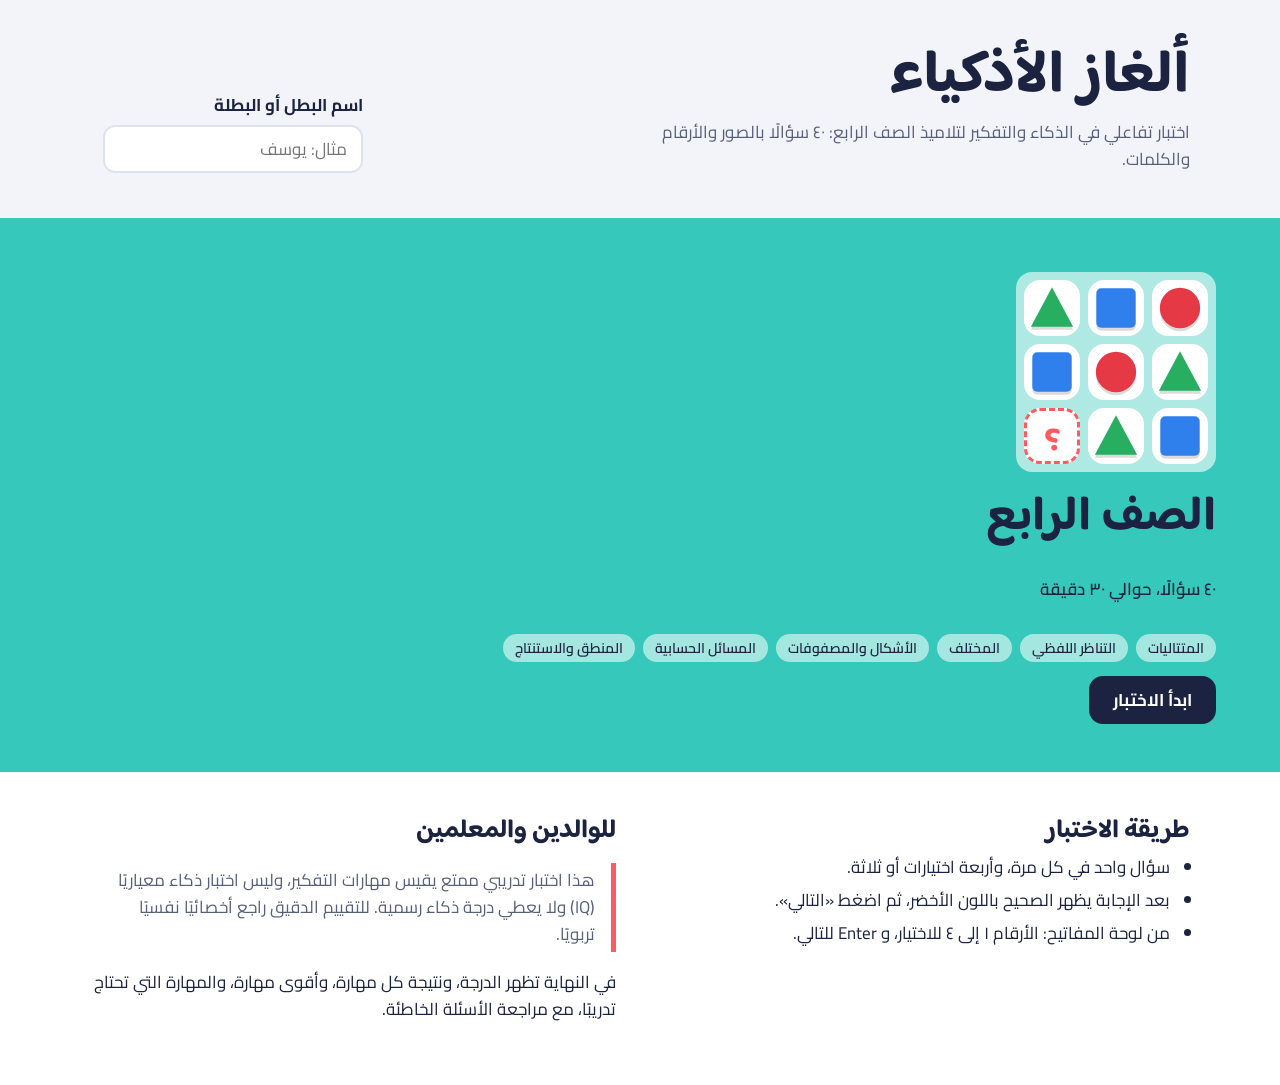
<file: kids-iq-tests/grade4.html>
<!DOCTYPE html>
<html lang="ar" dir="rtl" data-only="4">
<head>
<meta charset="utf-8">
<meta name="viewport" content="width=device-width,initial-scale=1">
<title>ألغاز الأذكياء: الصف الرابع</title>
<link rel="preconnect" href="https://fonts.googleapis.com">
<link rel="preconnect" href="https://fonts.gstatic.com" crossorigin>
<link href="https://fonts.googleapis.com/css2?family=Baloo+Bhaijaan+2:wght@600;800&family=Cairo:wght@400;600;700&display=swap" rel="stylesheet">
<style>
/* VOICE children's occasion: playful, bright, very clear, kind
   IDEA a school puzzle booklet whose shapes look like stickers
   PICTURE the question card itself, large, with drawn shapes, sequences and grids
   COLOUR white ground, sunshine yellow for grade 1, sea teal for grade 4, coral for the missing piece; night is deep teal-black
   TYPE Baloo Bhaijaan 2 for titles + Cairo for text
   LAYOUT home: title band, two full-bleed colour columns (stack on phone); quiz: colour band with progress dots, one centred card */
:root{color-scheme:light dark;--bg:light-dark(#ffffff,#0e1a19);--ink:light-dark(#1b2340,#eef4f3);--mut:light-dark(#566079,#a9bcb9);--card:light-dark(#ffffff,#152826);--soft:light-dark(#f2f4fa,#1d3532);--line:light-dark(#dfe3ee,#2c4844);--sun:light-dark(#ffc93c,#e9ae1c);--sea:light-dark(#36c9bb,#22a99c);--cor:#ff5a5f;--ok:#1f9d55;--bad:#e5484d;--band-ink:#1b2340;--acc:var(--sun)}
:root[data-theme=light]{color-scheme:light}
:root[data-theme=dark]{color-scheme:dark}
*{box-sizing:border-box;min-width:0}
html,body{margin:0}
body{background:var(--bg);color:var(--ink);font:17px/1.6 Cairo,Tahoma,sans-serif;overflow-x:clip}
body.g4{--acc:var(--sea)}
h1,h2,h3{font-family:"Baloo Bhaijaan 2",Cairo,sans-serif;line-height:1.1;margin:0;letter-spacing:0}
button{font:inherit;color:inherit;cursor:pointer}
button:focus-visible,input:focus-visible{outline:3px solid var(--cor);outline-offset:3px}
.band{padding-block:clamp(22px,3.5vw,48px);padding-inline:max(5vw,16px)}
.wrap{max-width:1100px;margin-inline:auto}
[hidden]{display:none!important}
.btn{min-height:48px;padding:8px 22px;border-radius:14px;border:2px solid var(--band-ink);background:var(--band-ink);color:#fff;font-weight:700;font-size:17px}
.btn.alt{background:transparent;color:inherit;border-color:currentColor}
.btn:active{transform:translateY(2px)}
/* home */
.top{background:var(--soft)}
.top .wrap{display:flex;flex-wrap:wrap;gap:16px 40px;align-items:end;justify-content:space-between}
.top h1{font-size:clamp(38px,6vw,60px)}
.top p{margin:8px 0 0;color:var(--mut);max-width:34em}
.name label{display:block;font-weight:700;margin-bottom:6px}
.name input{font:inherit;font-size:17px;min-height:48px;width:min(260px,100%);padding:8px 14px;border-radius:12px;border:2px solid var(--line);background:var(--card);color:var(--ink)}
.cols{display:grid;grid-template-columns:repeat(2,minmax(0,1fr))}
.gcard{color:var(--band-ink);padding:clamp(24px,4vw,48px) max(5vw,16px);display:grid;gap:14px;align-content:start}
.gcard.c1{background:var(--sun)}
.gcard.c4{background:var(--sea)}
.gcard h2{font-size:clamp(34px,4.6vw,48px)}
.gcard .meta{font-weight:600}
.chips{display:flex;flex-wrap:wrap;gap:8px;padding:0;margin:0;list-style:none}
.chips li{background:rgba(255,255,255,.55);border-radius:999px;padding:3px 12px;font-size:14px;font-weight:600}
.deco{display:flex;flex-wrap:wrap;align-items:end;gap:6px;min-height:120px;padding-block:6px}
.deco .shp{width:clamp(48px,6.4vw,76px);height:auto}
.deco .mat{width:200px;background:rgba(255,255,255,.6);padding:8px;border-radius:16px}
.deco .mat .cell{background:#fff;min-width:0;min-height:0;aspect-ratio:1;padding:4px}
.deco .mat .cell .shp{width:100%;height:auto}
.acts{display:flex;flex-wrap:wrap;gap:10px}
.note .wrap{display:grid;grid-template-columns:minmax(0,1fr) minmax(0,1fr);gap:20px 48px}
.note h3{font-size:26px;margin-bottom:8px}
.note ul{margin:0;padding-inline-start:20px}
.note li{margin-bottom:6px}
.warn{border-inline-start:5px solid var(--cor);padding:4px 16px;color:var(--mut)}
/* quiz */
.qbar{background:var(--acc);color:var(--band-ink);padding-block:16px 18px}
.qbar .wrap{display:grid;gap:10px}
.qrow{display:flex;flex-wrap:wrap;gap:8px 16px;align-items:center;justify-content:space-between}
.qrow h2{font-size:clamp(24px,3.4vw,32px)}
.chip{background:rgba(255,255,255,.6);border-radius:999px;padding:3px 14px;font-weight:700;font-size:15px}
.home{min-height:44px;padding:4px 16px;border-radius:12px;border:2px solid var(--band-ink);background:transparent;font-weight:700;color:var(--band-ink)}
.dots{display:flex;flex-wrap:wrap;gap:5px}
.dots i{width:14px;height:14px;border-radius:50%;background:rgba(255,255,255,.6);border:2px solid rgba(27,35,64,.25)}
.dots i.cur{background:var(--band-ink);border-color:var(--band-ink)}
.dots i.ok{background:var(--ok);border-color:var(--ok)}
.dots i.bad{background:var(--bad);border-color:var(--bad)}
.qmain{padding:clamp(18px,3vw,36px) max(4vw,12px) 48px}
.card{max-width:880px;margin-inline:auto;background:var(--card);border:2px solid var(--line);border-radius:26px;padding:clamp(18px,3vw,34px);box-shadow:0 6px 0 var(--line)}
.qhead{display:flex;gap:12px;align-items:start;justify-content:space-between}
.qt{font-size:clamp(21px,2.8vw,27px);font-weight:700;margin:0;line-height:1.5;text-wrap:balance}
.g4 .qt{font-size:clamp(19px,2.4vw,23px)}
.say{flex:none;width:48px;height:48px;border-radius:50%;border:2px solid var(--line);background:var(--soft);display:grid;place-items:center}
.say svg{width:24px;height:24px}
.fig{margin:20px 0 6px;display:flex;justify-content:center}
.fig:empty{display:none}
.seq,.ana,.eqs,.maps{display:flex;flex-wrap:wrap;gap:10px;align-items:center;justify-content:center}
.cell{min-width:68px;min-height:68px;padding:6px;border-radius:16px;background:var(--soft);display:grid;place-items:center;font-size:28px;font-weight:700;font-family:"Baloo Bhaijaan 2",Cairo,sans-serif}
.cell.w{padding-inline:16px;font-size:22px;font-family:Cairo,sans-serif}
.cell.q{border:3px dashed var(--cor);background:transparent;color:var(--cor);font-size:34px}
.to{font-size:28px;color:var(--mut)}
.as{font-weight:700;color:var(--mut);padding-inline:8px}
.mat{display:grid;grid-template-columns:repeat(3,minmax(0,1fr));gap:8px;width:min(300px,100%)}
.mat .cell{min-width:0;aspect-ratio:1}
.grp{display:flex;flex-wrap:wrap;gap:2px;justify-content:center;max-width:72px}
.mat .grp{max-width:60px}
.scat{display:flex;flex-wrap:wrap;gap:14px 20px;justify-content:center;max-width:430px;padding:16px;background:var(--soft);border-radius:20px}
.cmp{display:grid;grid-template-columns:repeat(2,minmax(0,1fr));gap:12px;width:100%;max-width:560px}
.gbox{background:var(--soft);border-radius:18px;padding:12px;text-align:center}
.gbox b{display:block;margin-bottom:8px}
.gbox div{display:flex;flex-wrap:wrap;justify-content:center;align-items:center;min-height:120px}
.eqs{flex-direction:column}
.eqs>div,.maps>div{display:flex;gap:8px;align-items:center;font-size:28px;font-weight:700}
.maps{flex-direction:column}
.opts{display:grid;grid-template-columns:repeat(2,minmax(0,1fr));gap:12px;margin-top:22px}
.opt{position:relative;min-height:84px;border-radius:18px;border:3px solid var(--line);background:var(--card);display:grid;place-items:center;padding:12px 40px 12px 12px;transition:transform .12s}
.opt:hover{border-color:var(--acc);transform:translateY(-2px)}
.opt .k{position:absolute;inset-inline-start:10px;top:10px;width:28px;height:28px;border-radius:50%;background:var(--soft);font-weight:700;font-size:15px;display:grid;place-items:center}
.otx{font-size:22px;font-weight:700}
.opt.ok{border-color:var(--ok);background:color-mix(in srgb,var(--ok) 14%,var(--card))}
.opt.bad{border-color:var(--bad);background:color-mix(in srgb,var(--bad) 12%,var(--card))}
.opt.dim{opacity:.45}
.opt[disabled]{cursor:default;transform:none}
.fb{display:flex;flex-wrap:wrap;gap:12px;align-items:center;justify-content:space-between;margin-top:20px;min-height:52px}
.fb p{margin:0;font-weight:700;font-size:19px}
.fb p.ok{color:var(--ok)}
.fb p.bad{color:var(--bad)}
.shp{display:block;filter:drop-shadow(0 3px 0 rgba(0,0,0,.14))}
/* results */
.rtop{background:var(--acc);color:var(--band-ink)}
.rtop .wrap{display:grid;grid-template-columns:auto minmax(0,1fr);gap:18px 40px;align-items:center}
.score{font-family:"Baloo Bhaijaan 2",Cairo,sans-serif;font-size:clamp(72px,12vw,120px);line-height:1;font-weight:800;white-space:nowrap}
.score small{font-size:.38em}
.stars{display:flex;gap:4px;margin-bottom:8px}
.stars svg{width:38px;height:38px}
.rtop h2{font-size:clamp(30px,4vw,44px)}
.rtop p{margin:6px 0 0;font-weight:600}
.rgrid{display:grid;grid-template-columns:minmax(0,1.1fr) minmax(0,1fr);gap:28px 48px}
.rgrid h3{font-size:26px;margin-bottom:12px}
.bars{display:grid;gap:12px}
.bar{display:grid;grid-template-columns:minmax(0,9em) minmax(0,1fr) auto;gap:10px;align-items:center}
.bar .tr{height:18px;border-radius:9px;background:var(--soft);overflow:hidden}
.bar .tr i{display:block;height:100%;border-radius:9px;background:var(--acc)}
.bar b{white-space:nowrap;font-variant-numeric:tabular-nums}
.ins{background:var(--soft);border-radius:18px;padding:16px 20px;margin-top:18px}
.ins p{margin:4px 0}
.rev{list-style:none;padding:0;margin:0;display:grid;gap:10px}
.rev li{border:2px solid var(--line);border-radius:16px;padding:10px 14px}
.rev p{margin:0 0 6px;font-weight:600}
.rev .pr{display:flex;flex-wrap:wrap;gap:6px 18px;align-items:center;font-size:15px}
.rev .pr span{display:flex;gap:6px;align-items:center}
.rev .shp{width:34px;height:34px}
.rev .grp{max-width:60px}
.rev .grp .shp{width:16px;height:16px}
.rf{display:flex;justify-content:flex-start;margin:4px 0 8px}
.rf .cell{min-width:40px;min-height:40px;font-size:18px;border-radius:10px;padding:4px}
.rf .cell.w{font-size:15px;padding-inline:10px}
.rf .shp{width:28px;height:28px}
.rf .mat{width:150px}
.rf .to,.rf .eqs>div,.rf .maps>div{font-size:18px}
.rf .gbox div{min-height:50px}
.rev .otx{font-size:16px}
.allok{font-weight:700;color:var(--ok)}
#toast{position:fixed;inset-inline:16px;bottom:16px;margin-inline:auto;max-width:420px;background:var(--band-ink);color:#fff;padding:12px 18px;border-radius:14px;text-align:center;font-weight:600;opacity:0;pointer-events:none;transition:opacity .2s}
#toast.on{opacity:1}
@media(max-width:700px){.cols,.note .wrap,.rgrid{grid-template-columns:minmax(0,1fr)}.rtop .wrap{grid-template-columns:minmax(0,1fr)}}
@media(max-width:520px){.cell{min-width:54px;min-height:54px;font-size:23px}.cell>.shp:not(.tall):not(.big){width:42px;height:42px}.cell>.shp.big{width:58px;height:58px}.cell>.shp.tall{width:28px;height:76px}.cell.w{font-size:18px}.opt{min-height:74px;padding-inline:34px 8px}.otx{font-size:19px}.to{font-size:22px}.eqs>div,.maps>div{font-size:23px}.bar{grid-template-columns:minmax(0,7em) minmax(0,1fr) auto}}
@media(prefers-reduced-motion:reduce){*{transition:none!important}}
</style>
</head>
<body class="g1">

<section id="vHome">
  <header class="band top">
    <div class="wrap">
      <div>
        <h1>ألغاز الأذكياء</h1>
        <p>اختبار تفاعلي في الذكاء والتفكير لتلاميذ الصف الرابع: ٤٠ سؤالًا بالصور والأرقام والكلمات.</p>
      </div>
      <div class="name">
        <label for="kid">اسم البطل أو البطلة</label>
        <input id="kid" type="text" maxlength="24" placeholder="مثال: يوسف" autocomplete="off">
      </div>
    </div>
  </header>
  <div class="cols">
    <article class="gcard c1">
      <div class="deco" id="deco1"></div>
      <h2>الصف الأول</h2>
      <p class="meta">٤٠ سؤالًا، حوالي ٢٠ دقيقة، مع زر لسماع السؤال</p>
      <ul class="chips"><li>الأنماط</li><li>الأعداد والعدّ</li><li>المختلف</li><li>اللغة والمعاني</li><li>الأشكال والمكان</li><li>التفكير المنطقي</li></ul>
      <div class="acts" id="acts1"></div>
    </article>
    <article class="gcard c4">
      <div class="deco" id="deco4"></div>
      <h2>الصف الرابع</h2>
      <p class="meta">٤٠ سؤالًا، حوالي ٣٠ دقيقة</p>
      <ul class="chips"><li>المتتاليات</li><li>التناظر اللفظي</li><li>المختلف</li><li>الأشكال والمصفوفات</li><li>المسائل الحسابية</li><li>المنطق والاستنتاج</li></ul>
      <div class="acts" id="acts4"></div>
    </article>
  </div>
  <section class="band note">
    <div class="wrap">
      <div>
        <h3>طريقة الاختبار</h3>
        <ul>
          <li>سؤال واحد في كل مرة، وأربعة اختيارات أو ثلاثة.</li>
          <li>بعد الإجابة يظهر الصحيح باللون الأخضر، ثم اضغط «التالي».</li>
          <li>لطفل الصف الأول: اقرأ السؤال معه أو اضغط زر السماعة.</li>
          <li>من لوحة المفاتيح: الأرقام ١ إلى ٤ للاختيار، و Enter للتالي.</li>
        </ul>
      </div>
      <div>
        <h3>للوالدين والمعلمين</h3>
        <p class="warn">هذا اختبار تدريبي ممتع يقيس مهارات التفكير، وليس اختبار ذكاء معياريًا (IQ) ولا يعطي درجة ذكاء رسمية. للتقييم الدقيق راجع أخصائيًا نفسيًا تربويًا.</p>
        <p>في النهاية تظهر الدرجة، ونتيجة كل مهارة، وأقوى مهارة، والمهارة التي تحتاج تدريبًا، مع مراجعة الأسئلة الخاطئة.</p>
      </div>
    </div>
  </section>
</section>

<section id="vQuiz" hidden>
  <header class="band qbar">
    <div class="wrap">
      <div class="qrow">
        <h2 id="qNum"></h2>
        <span class="chip" id="qCat"></span>
        <button class="home" id="toHome" type="button">الرئيسية</button>
      </div>
      <div class="dots" id="dots"></div>
    </div>
  </header>
  <main class="qmain">
    <div class="card">
      <div class="qhead">
        <p class="qt" id="qText"></p>
        <button class="say" id="say" type="button" aria-label="استمع إلى السؤال"><svg viewBox="0 0 24 24" fill="none" stroke="currentColor" stroke-width="2" stroke-linecap="round" stroke-linejoin="round"><path d="M11 5 6 9H3v6h3l5 4z"/><path d="M15.5 8.5a5 5 0 0 1 0 7"/><path d="M18.5 5.5a9 9 0 0 1 0 13"/></svg></button>
      </div>
      <div class="fig" id="qFig"></div>
      <div class="opts" id="qOpts"></div>
      <div class="fb"><p id="qFb"></p><button class="btn" id="next" type="button" hidden>التالي</button></div>
    </div>
  </main>
</section>

<section id="vRes" hidden>
  <header class="band rtop">
    <div class="wrap">
      <div class="score" id="rScore"></div>
      <div>
        <div class="stars" id="rStars"></div>
        <h2 id="rTitle"></h2>
        <p id="rMeta"></p>
      </div>
    </div>
  </header>
  <section class="band">
    <div class="wrap rgrid">
      <div>
        <h3>النتيجة في كل مهارة</h3>
        <div class="bars" id="rBars"></div>
        <div class="ins" id="rIns"></div>
        <div class="acts" style="margin-top:18px">
          <button class="btn" id="again" type="button">أعد الاختبار</button>
          <button class="btn alt" id="other" type="button"></button>
          <button class="btn alt" id="copy" type="button">نسخ النتيجة</button>
          <button class="btn alt" id="rHome" type="button">الرئيسية</button>
        </div>
      </div>
      <div>
        <h3>مراجعة الأخطاء</h3>
        <ul class="rev" id="rRev"></ul>
      </div>
    </div>
  </section>
  <section class="band note" style="padding-top:0">
    <div class="wrap"><p class="warn">هذا اختبار تدريبي للمهارات، وليس اختبار ذكاء معياريًا (IQ). النتيجة تساعد على معرفة ما يحتاج إلى تدريب، ولا تُستخدم للتشخيص.</p></div>
  </section>
</section>

<div id="toast" role="status"></div>

<script>
{
const AR='٠١٢٣٤٥٦٧٨٩';
const ar=s=>String(s).replace(/\d/g,d=>AR[d]);
const C={R:'#e63946',B:'#2f80ed',G:'#27ae60',Y:'#f2b705',P:'#9b51e0',O:'#f2994a',K:'#1b2340'};
const poly=(n,r,rot)=>{const p=[];for(let i=0;i<n;i++){const a=(rot+360*i/n)*Math.PI/180;p.push((50+r*Math.cos(a)).toFixed(1)+','+(50+r*Math.sin(a)).toFixed(1))}return p.join(' ')};
const starPts=(()=>{const p=[];for(let i=0;i<10;i++){const r=i%2?19:46,a=(-90+36*i)*Math.PI/180;p.push((50+r*Math.cos(a)).toFixed(1)+','+(53+r*Math.sin(a)).toFixed(1))}return p.join(' ')})();
const P={
  circle:'<circle cx="50" cy="50" r="42"/>',
  square:'<rect x="9" y="9" width="82" height="82" rx="10"/>',
  tri:'<polygon points="50,7 94,89 6,89"/>',
  star:'<polygon points="'+starPts+'"/>',
  heart:'<path d="M50 90C20 68 6 50 6 33 6 18 17 8 30 8c9 0 16 5 20 13 4-8 11-13 20-13 13 0 24 10 24 25 0 17-14 35-44 57z"/>',
  diamond:'<polygon points="50,4 93,50 50,96 7,50"/>',
  hex:'<polygon points="'+poly(6,44,0)+'"/>',
  pent:'<polygon points="'+poly(5,46,-90)+'"/>',
  arrow:'<path d="M50 5 88 46H63v49H37V46H12z"/>',
  F:'<path d="M26 8h54v16H43v19h27v16H43v33H26z"/>'
};
function S(t,c,o){
  o=o||{};const z=o.z||52,col=C[c]||c,k=o.k||1;
  let tr='rotate('+(o.r||0)+' 50 50)';
  if(o.m)tr+=' translate(100 0) scale(-1 1)';
  if(k!==1)tr='translate(50 50) scale('+k+') translate(-50 -50) '+tr;
  return '<svg class="shp" width="'+z+'" height="'+z+'" viewBox="0 0 100 100" aria-hidden="true"><g transform="'+tr+'" fill="'+(o.o?'none':col)+'" stroke="'+col+'" stroke-width="'+(o.o?9:0)+'" stroke-linejoin="round">'+P[t]+'</g></svg>';
}
const grp=(n,t,c,z)=>'<span class="grp">'+Array(n).fill(S(t||'star',c||'Y',{z:z||20})).join('')+'</span>';
const QC='<span class="cell q">؟</span>';
const cell=x=>x===null?QC:(x.indexOf('<')<0?'<span class="cell'+(x.length>2?' w':'')+'">'+ar(x)+'</span>':'<span class="cell">'+x+'</span>');
const seq=a=>'<div class="seq">'+a.map(cell).join('')+(a.indexOf(null)<0?QC:'')+'</div>';
const row=a=>'<div class="seq">'+a.map(cell).join('')+'</div>';
const ana=(a,b,c)=>'<div class="ana">'+cell(a)+'<b class="to">←</b>'+cell(b)+'<span class="as">كما</span>'+cell(c)+'<b class="to">←</b>'+QC+'</div>';
const mat=a=>'<div class="mat">'+a.map(cell).join('')+'</div>';
const scat=list=>'<div class="scat">'+list.map((x,i)=>'<span style="transform:rotate('+((i*47)%30-15)+'deg)">'+S(x[0],x[1],{z:46})+'</span>').join('')+'</div>';
const Q=(c,t,f,o,a,fix)=>({c,t,f:f||'',raw:o,o:o.map(x=>x.indexOf('<')<0?'<span class="otx">'+ar(x)+'</span>':x),a,fix:!!fix});
const s=(t,c,o)=>S(t,c,o);
const TXT1='ما الشكل الذي يكمل النمط؟';
const ODD='أي شكل مختلف عن الباقي؟';
const ODW='أي كلمة لا تنتمي إلى المجموعة؟';
const ANA1='الشكل الأول تغيّر. ماذا يصبح الشكل الثالث بالطريقة نفسها؟';
const ANW='العلاقة بين الكلمتين الأوليين هي نفسها بين الكلمتين الأخريين. ما الكلمة الناقصة؟';
const MAT='ما الشكل الذي يكمل المربع الكبير؟';

const G1=[
Q('p',TXT1,seq([s('circle','R'),s('square','B'),s('circle','R'),s('square','B'),s('circle','R')]),[s('square','B'),s('circle','R'),s('tri','G'),s('square','R')],0),
Q('p',TXT1,seq([s('star','Y'),s('star','Y'),s('heart','R'),s('star','Y'),s('star','Y')]),[s('heart','R'),s('star','Y'),s('heart','B'),s('circle','Y')],0),
Q('p',TXT1,seq([s('tri','G'),s('circle','B'),s('square','R'),s('tri','G'),s('circle','B')]),[s('square','R'),s('tri','G'),s('circle','B'),s('square','G')],0),
Q('p',TXT1,seq([s('circle','O',{k:.45}),s('circle','O',{k:.7}),s('circle','O'),s('circle','O',{k:.45}),s('circle','O',{k:.7})]),[s('circle','O'),s('circle','O',{k:.45}),s('circle','O',{k:.7}),s('square','O')],0),
Q('p','إلى أين سيشير السهم التالي؟',seq([s('arrow','B'),s('arrow','B',{r:90}),s('arrow','B',{r:180}),s('arrow','B',{r:270}),s('arrow','B')]),[s('arrow','B',{r:90}),s('arrow','B'),s('arrow','B',{r:180}),s('arrow','B',{r:270})],0),
Q('p',TXT1,seq([s('circle','R'),s('circle','Y'),s('circle','B'),s('circle','R'),s('circle','Y')]),[s('circle','B'),s('circle','R'),s('circle','Y'),s('circle','G')],0),
Q('p','كم نجمة ستكون في الخانة التالية؟',seq([grp(1),grp(2),grp(3)]),[grp(4),grp(5),grp(2),grp(3)],0),
Q('p',TXT1,seq([s('square','B'),s('square','B'),s('star','Y'),s('star','Y'),s('square','B')]),[s('square','B'),s('star','Y'),s('circle','B'),s('star','B')],0),
Q('n','كم نجمة ترى؟',scat(Array(7).fill(['star','Y'])),['5','6','7','8'],2),
Q('n','كم مثلثًا في الصورة؟',scat([['tri','G'],['circle','B'],['square','R'],['tri','G'],['circle','B'],['tri','G'],['square','R'],['circle','B'],['tri','G']]),['3','4','5','9'],1),
Q('n','ما العدد الناقص؟',seq(['1','2','3',null,'5']),['4','6','3','2'],0),
Q('n','ما العدد الناقص؟',seq(['2','4','6',null,'10']),['7','8','9','12'],1),
Q('n','ما العدد الناقص؟',seq(['10','9','8',null,'6']),['5','7','9','4'],1),
Q('n','مع سارة 3 تفاحات، وأعطتها أمها تفاحتين. كم تفاحة مع سارة الآن؟','',['4','5','6','1'],1),
Q('n','على الشجرة 6 عصافير، طار منها 2. كم عصفورًا بقي على الشجرة؟','',['8','3','4','2'],2),
Q('n','في أي مجموعة عدد الدوائر أكثر؟','<div class="cmp"><div class="gbox"><b>المجموعة الأولى</b><div style="gap:14px">'+Array(5).fill(s('circle','B',{z:44})).join('')+'</div></div><div class="gbox"><b>المجموعة الثانية</b><div style="gap:2px">'+Array(5).fill(s('circle','B',{z:20})).join('')+'</div></div></div>',['المجموعة الأولى','المجموعة الثانية','العدد متساوٍ'],2,1),
Q('o',ODD,'',[s('circle','R'),s('circle','R'),s('square','R'),s('circle','R')],2),
Q('o',ODD,'',[s('star','Y'),s('star','Y'),s('star','B'),s('star','Y')],2),
Q('o',ODD,'',[s('arrow','G'),s('arrow','G'),s('arrow','G',{r:180}),s('arrow','G')],2),
Q('o',ODD,'',[s('tri','P'),s('tri','P'),s('tri','P',{k:.5}),s('tri','P')],2),
Q('o',ODW,'',['تفاحة','موزة','كرسي','برتقالة'],2),
Q('o',ODW,'',['قطة','كلب','سيارة','أرنب'],2),
Q('o',ODW,'',['أحمر','أزرق','قلم','أخضر'],2),
Q('o','أي شكل ليس له أركان (زوايا)؟','',[s('hex','O'),s('square','O'),s('circle','O'),s('tri','O')],2),
Q('l','أي شيء نلبسه في القدمين؟','',['قبعة','حذاء','قفاز','نظارة'],1),
Q('l','السمكة تسبح، والعصفور ...','',['يطير','ينبح','يزحف','يموء'],0),
Q('l','القفاز لليد، و... للقدم.','',['القبعة','الجورب','الخاتم','الوشاح'],1),
Q('l','ما عكس كلمة «كبير»؟','',['طويل','صغير','سريع','جميل'],1),
Q('l','نرى القمر في الليل، ونرى ... في النهار.','',['النجوم','الشمس','المطر','الظلام'],1),
Q('l','ما اليوم الذي يأتي بعد يوم الاثنين؟','',['الأحد','الثلاثاء','الخميس','الجمعة'],1),
Q('v',ANA1,ana(s('circle','B'),s('circle','B',{k:.5}),s('square','B')),[s('square','B',{k:.5}),s('square','B'),s('circle','B',{k:.5}),s('tri','B',{k:.5})],0),
Q('v',ANA1,ana(s('tri','R'),s('tri','B'),s('circle','R')),[s('circle','B'),s('circle','R'),s('tri','B'),s('square','B')],0),
Q('v',ANA1,ana(s('arrow','G'),s('arrow','G',{r:90}),s('arrow','G',{r:180})),[s('arrow','G',{r:270}),s('arrow','G'),s('arrow','G',{r:90}),s('arrow','G',{r:180})],0),
Q('v','كم ضلعًا للمثلث؟','<div class="cell">'+s('tri','G',{z:110})+'</div>',['2','3','4','5'],1),
Q('v','ما الشكل الموجود بين النجمة والدائرة؟',row([s('star','Y'),s('heart','R'),s('circle','B'),s('square','G')]),[s('heart','R'),s('square','G'),s('star','Y'),s('circle','B')],0),
Q('v','أي دائرة هي الأكبر؟','',[s('circle','G',{k:.55}),s('circle','G'),s('circle','G',{k:.75}),s('circle','G',{k:.35})],1),
Q('r','أحمد أطول من سامي، وسامي أطول من علي. من الأقصر؟','',['أحمد','سامي','علي'],2,1),
Q('r','لي أربع أرجل وأقول: مياو. من أنا؟','',['القطة','الكلب','البقرة','البطة'],0),
Q('r','نلبس المعطف الثقيل عندما يكون الجو ...','',['حارًا جدًا','باردًا','في الصيف','على البحر'],1),
Q('r','أكمل الحروف بالترتيب:',seq(['أ','ب','ت','ث']),['ج','د','ح','ر'],0)
];

const tG=s('tri','G'),cR=s('circle','R'),sB=s('square','B');
const tri=s('tri','P',{z:34}),cir=s('circle','O',{z:34});
const eq=a=>'<div>'+a.map(x=>x===null?QC:(x.indexOf('<')<0?'<span>'+ar(x)+'</span>':x)).join('')+'</div>';
const G4=[
Q('s','ما العدد التالي في المتتالية؟',seq(['3','6','12','24']),['30','36','48','42'],2),
Q('s','ما العدد التالي في المتتالية؟',seq(['1','4','9','16']),['20','23','25','32'],2),
Q('s','ما العدد التالي في المتتالية؟',seq(['2','5','11','23']),['46','47','35','45'],1),
Q('s','ما العدد التالي في المتتالية؟',seq(['100','90','81','73']),['64','65','66','63'],2),
Q('s','ما العدد التالي في المتتالية؟',seq(['1','1','2','3','5','8']),['11','12','13','16'],2),
Q('s','ما العدد التالي في المتتالية؟',seq(['5','10','8','16','14']),['12','28','30','18'],1),
Q('s','ما الحرف التالي؟',seq(['أ','ت','ج','خ']),['د','ذ','ر','ح'],1),
Q('a',ANW,ana('طبيب','مستشفى','معلم'),['مكتبة','مدرسة','كتاب','طالب'],1),
Q('a',ANW,ana('ريش','طائر','قشور'),['قطة','سمكة','شجرة','فراشة'],1),
Q('a',ANW,ana('ساعة','الوقت','ميزان'),['المسافة','الوزن','الحرارة','السرعة'],1),
Q('a',ANW,ana('جرو','كلب','مُهر'),['بقرة','حصان','جمل','خروف'],1),
Q('a',ANW,ana('قلم','كاتب','فرشاة'),['نجار','رسام','طباخ','خياط'],1),
Q('a',ANW,ana('شمال','جنوب','شرق'),['غرب','يمين','أعلى','شمال'],0),
Q('a',ANW,ana('ثانية','دقيقة','دقيقة'),['يوم','ساعة','أسبوع','ثانية'],1),
Q('o',ODW,'',['أسد','نمر','فهد','بقرة'],3),
Q('o','أي عدد لا ينتمي إلى المجموعة؟','',['9','15','28','21'],2),
Q('o','أي عدد لا ينتمي إلى المجموعة؟','',['16','25','40','36'],2),
Q('o',ODW,'',['المريخ','الزهرة','القمر','المشتري'],2),
Q('o','ثلاثة من هذه الأشكال هي الشكل نفسه بعد تدويره. أي شكل مختلف؟','',[s('F','B'),s('F','B',{r:90}),s('F','B',{r:90,m:1}),s('F','B',{r:180})],2),
Q('o',ODW,'',['سعيد','فرحان','حزين','مسرور'],2),
Q('m',MAT,mat([s('circle','R'),s('square','R'),s('tri','R'),s('circle','B'),s('square','B'),s('tri','B'),s('circle','G'),s('square','G'),null]),[tG,s('tri','B'),s('square','G'),s('circle','G')],0),
Q('m',MAT,mat([cR,sB,tG,tG,cR,sB,sB,tG,null]),[cR,sB,tG,s('circle','B')],0),
Q('m',MAT,mat([grp(1,0,0,14),grp(2,0,0,14),grp(3,0,0,14),grp(2,0,0,14),grp(3,0,0,14),grp(4,0,0,14),grp(3,0,0,14),grp(4,0,0,14),null]),[grp(5),grp(4),grp(6),grp(3)],0),
Q('m',MAT,mat([0,45,90,135,180,225,270,315].map(r=>s('arrow','P',{r,z:44})).concat([null])),[s('arrow','P'),s('arrow','P',{r:90}),s('arrow','P',{r:315}),s('arrow','P',{r:180})],0),
Q('m','الشكل الأول تغيّر. ماذا يصبح الشكل الثالث بالطريقة نفسها؟',ana(s('circle','G'),s('circle','G',{o:1}),s('tri','G')),[s('tri','G',{o:1}),s('tri','G'),s('circle','G',{o:1}),s('square','G',{o:1})],0),
Q('m','الشكل الأول تغيّر. ماذا يصبح الشكل الثالث بالطريقة نفسها؟',ana(s('square','R'),s('square','B',{k:.5}),s('circle','B')),[s('circle','R',{k:.5}),s('circle','B',{k:.5}),s('circle','R'),s('square','R',{k:.5})],0),
Q('m',TXT1,seq([s('tri','P'),s('square','P'),s('pent','P')]),[s('hex','P'),s('diamond','P'),s('circle','P'),s('star','P')],0),
Q('c','ثمن 3 أقلام 15 جنيهًا. كم ثمن 5 أقلام من النوع نفسه؟','',['20','25','30','45'],1),
Q('c','عمر سارة 9 سنوات، وأخوها أكبر منها بـ 4 سنوات. كم سيكون عمر أخيها بعد 3 سنوات؟','',['13','16','12','19'],1),
Q('c','في مزرعة دجاج وأرانب، عدد الرؤوس 10 وعدد الأرجل 28. كم أرنبًا في المزرعة؟','',['3','4','5','6'],1),
Q('c','إذا كان اليوم الأربعاء، فما اليوم بعد 10 أيام؟','',['الجمعة','السبت','الأحد','الخميس'],1),
Q('c','كل شكل يرمز إلى عدد. ما قيمة الدائرة؟','<div class="eqs">'+eq([tri,'+',tri,'=','10'])+eq([tri,'+',cir,'=','12'])+eq([cir,'=',null])+'</div>',['5','6','7','8'],2),
Q('c','نصف عدد يساوي 12. ما ثلث هذا العدد؟','',['4','6','8','12'],2),
Q('c','يبدأ الفيلم الساعة 4:45 ومدته ساعة ونصف. متى ينتهي؟','',['5:15','6:15','6:00','5:45'],1),
Q('r','كل القطط لها ذيل، و«مشمش» قطة. ما الصحيح؟','',['مشمش له ذيل','مشمش ليس له ذيل','مشمش كلب','لا يمكن أن نعرف'],0),
Q('r','في سباق: وصل كريم قبل ياسين، ووصلت ليلى بعد ياسين، ووصل عمر قبل كريم. من وصل ثالثًا؟','',['عمر','كريم','ياسين','ليلى'],2),
Q('r','أنا عدد، إذا ضربتني في 3 ثم أضفت 4 أصبحت 19. ما أنا؟','',['5','6','7','4'],0),
Q('r','اكتشف القاعدة: ما العدد الناقص؟','<div class="maps">'+[['2','5'],['3','7'],['4','9'],['6',null]].map(p=>'<div>'+cell(p[0])+'<b class="to">←</b>'+cell(p[1])+'</div>').join('')+'</div>',['11','12','13','15'],2),
Q('r','مع منى ضعف عدد كتب هند، ومع هند 3 كتب أكثر من رنا. إذا كان مع رنا 4 كتب، فكم كتابًا مع منى؟','',['7','8','14','11'],2),
Q('r','في صندوق 3 كرات حمراء و3 كرات زرقاء. ما أقل عدد من الكرات نسحبه دون أن ننظر لنضمن كرتين من اللون نفسه؟','',['2','3','4','6'],1)
];

const TESTS={
  1:{name:'الصف الأول',qs:G1,cats:{p:'الأنماط',n:'الأعداد والعدّ',o:'المختلف',l:'اللغة والمعاني',v:'الأشكال والمكان',r:'التفكير المنطقي'}},
  4:{name:'الصف الرابع',qs:G4,cats:{s:'المتتاليات',a:'التناظر اللفظي',o:'المختلف',m:'الأشكال والمصفوفات',c:'المسائل الحسابية',r:'المنطق والاستنتاج'}}
};
const KEYS=['أ','ب','ج','د'];
const PRAISE=['أحسنت!','رائع!','ممتاز!','برافو عليك!','إجابة ذكية!'];
const $=id=>document.getElementById(id);
const ONLY=+(document.documentElement.dataset.only||0);
let st={v:'home',g:ONLY||1,name:'',p:{}};
if(ONLY){document.querySelector('.gcard.c'+(ONLY===1?4:1)).remove();document.querySelector('.cols').style.gridTemplateColumns='minmax(0,1fr)';$('other').remove();if(ONLY===4)document.querySelector('.note li:nth-child(3)').remove()}

function shuffle(n){const a=[...Array(n).keys()];for(let i=n-1;i>0;i--){const j=Math.floor(Math.random()*(i+1));[a[i],a[j]]=[a[j],a[i]]}return a}
function toast(m){const t=$('toast');t.textContent=m;t.classList.add('on');clearTimeout(toast.h);toast.h=setTimeout(()=>t.classList.remove('on'),2600)}
function begin(g){
  const qs=TESTS[g].qs;
  st.p[g]={i:0,ans:Array(qs.length).fill(null),ord:qs.map(q=>q.fix?[...q.o.keys()]:shuffle(q.o.length)),t0:Date.now(),t1:0};
  st.g=g;st.v='quiz';render();
}
function show(v){['vHome','vQuiz','vRes'].forEach(id=>$(id).hidden=id!=='v'+v);document.body.className='g'+st.g;window.scrollTo(0,0)}

function renderHome(){
  (ONLY?[ONLY]:[1,4]).forEach(g=>{
    const p=st.p[g],acts=$('acts'+g);
    if(p&&!p.t1&&p.ans.some(x=>x!==null)){
      acts.innerHTML='<button class="btn" data-cont="'+g+'">أكمل من السؤال '+ar(p.i+1)+'</button><button class="btn alt" data-start="'+g+'">ابدأ من جديد</button>';
    }else if(p&&p.t1){
      acts.innerHTML='<button class="btn" data-start="'+g+'">ابدأ الاختبار</button><button class="btn alt" data-res="'+g+'">آخر نتيجة</button>';
    }else acts.innerHTML='<button class="btn" data-start="'+g+'">ابدأ الاختبار</button>';
  });
  $('kid').value=st.name||'';
  show('Home');document.body.className='g'+(ONLY||1);
}

function renderQuiz(){
  const T=TESTS[st.g],p=st.p[st.g],q=T.qs[p.i],ord=p.ord[p.i],ch=p.ans[p.i],done=ch!==null;
  $('qNum').textContent=T.name+': السؤال '+ar(p.i+1)+' من '+ar(T.qs.length);
  $('qCat').textContent=T.cats[q.c];
  $('dots').innerHTML=T.qs.map((x,j)=>{const a=p.ans[j];return '<i class="'+(a===null?(j===p.i?'cur':''):(a===x.a?'ok':'bad'))+'"></i>'}).join('');
  $('qText').textContent=ar(q.t);
  $('qFig').innerHTML=q.f;
  $('qOpts').innerHTML=ord.map((oi,k)=>{
    const cls=done?(oi===q.a?'ok':(oi===ch?'bad':'dim')):'';
    return '<button class="opt '+cls+'" type="button" id="opt'+k+'" data-oi="'+oi+'" aria-label="الاختيار '+KEYS[k]+'"'+(done?' disabled':'')+'><span class="k">'+KEYS[k]+'</span>'+q.o[oi]+'</button>';
  }).join('');
  const fb=$('qFb');
  if(done){
    const ok=ch===q.a;
    fb.className=ok?'ok':'bad';
    fb.textContent=ok?PRAISE[p.i%PRAISE.length]:'محاولة جيدة! الإجابة الصحيحة باللون الأخضر.';
    $('next').hidden=false;
    $('next').textContent=p.i===T.qs.length-1?'عرض النتيجة':'التالي';
  }else{fb.className='';fb.textContent='';$('next').hidden=true}
  show('Quiz');
}

function choose(oi){
  const p=st.p[st.g];if(p.ans[p.i]!==null)return;
  p.ans[p.i]=oi;renderQuiz();$('next').focus({preventScroll:true});
}
function next(){
  const p=st.p[st.g],n=TESTS[st.g].qs.length;
  if(p.ans[p.i]===null)return;
  if(p.i<n-1){p.i++;renderQuiz()}else{if(!p.t1)p.t1=Date.now();st.v='res';render()}
}

const STAR=on=>'<svg viewBox="0 0 100 100"><polygon points="'+starPts+'" fill="'+(on?'#1b2340':'rgba(255,255,255,.3)')+'" stroke="#1b2340" stroke-width="5" stroke-linejoin="round"/></svg>';
function stats(){
  const T=TESTS[st.g],p=st.p[st.g],by={};
  Object.keys(T.cats).forEach(k=>by[k]={n:0,ok:0});
  let score=0;
  T.qs.forEach((q,j)=>{by[q.c].n++;if(p.ans[j]===q.a){by[q.c].ok++;score++}});
  return {T,p,by,score,pct:Math.round(100*score/T.qs.length)};
}
function renderRes(){
  const {T,p,by,score,pct}=stats(),n=T.qs.length;
  const lv=pct>=90?[5,'ممتاز جدًا! تفكير رائع']:pct>=75?[4,'ممتاز! أداء قوي']:pct>=60?[3,'جيد جدًا! استمر']:pct>=40?[2,'جيد، ومع التدريب ستتحسن أكثر']:[1,'بداية جيدة، والتدريب يصنع الفرق'];
  const name=st.name?st.name+'، ':'';
  $('rScore').innerHTML=ar(score)+'<small> / '+ar(n)+'</small>';
  $('rStars').innerHTML=[1,2,3,4,5].map(i=>STAR(i<=lv[0])).join('');
  $('rTitle').textContent=name+lv[1];
  const mins=Math.max(1,Math.round(((p.t1||Date.now())-p.t0)/60000));
  $('rMeta').textContent=ar(T.name+': نسبة الإجابات الصحيحة '+pct+'٪، والوقت حوالي '+mins+' دقيقة');
  const ks=Object.keys(T.cats);
  $('rBars').innerHTML=ks.map(k=>{const b=by[k],w=Math.round(100*b.ok/b.n);return '<div class="bar"><span>'+T.cats[k]+'</span><span class="tr"><i style="width:'+w+'%"></i></span><b>'+ar(b.ok+' / '+b.n)+'</b></div>'}).join('');
  const r=k=>by[k].ok/by[k].n;
  const best=[...ks].sort((a,b)=>r(b)-r(a))[0],worst=[...ks].sort((a,b)=>r(a)-r(b))[0];
  $('rIns').innerHTML='<p><b>أقوى مهارة:</b> '+T.cats[best]+' ('+ar(Math.round(100*r(best)))+'٪)</p>'+(r(worst)<1?'<p><b>مهارة تحتاج تدريبًا:</b> '+T.cats[worst]+' ('+ar(Math.round(100*r(worst)))+'٪)</p>':'<p><b>كل المهارات كاملة.</b> أداء ممتاز!</p>');
  const wrong=T.qs.map((q,j)=>[q,j]).filter(([q,j])=>p.ans[j]!==q.a);
  $('rRev').innerHTML=wrong.length?wrong.map(([q,j])=>'<li><p>'+ar(j+1)+'. '+ar(q.t)+'</p>'+(q.f?'<div class="rf">'+q.f+'</div>':'')+'<div class="pr"><span>إجابتك: '+q.o[p.ans[j]]+'</span><span style="color:var(--ok);font-weight:700">الصحيح: '+q.o[q.a]+'</span></div></li>').join(''):'<li class="allok">لا توجد أخطاء، كل الإجابات صحيحة!</li>';
  if($('other'))$('other').textContent='جرّب اختبار '+TESTS[st.g===1?4:1].name;
  show('Res');
}
function render(){
  if(st.v==='quiz'&&st.p[st.g])renderQuiz();
  else if(st.v==='res'&&st.p[st.g])renderRes();
  else{st.v='home';renderHome()}
}
function speak(){
  const p=st.p[st.g],q=TESTS[st.g].qs[p.i];
  let txt=q.t;
  if(q.raw.every(x=>x.indexOf('<')<0))txt+='. '+p.ord[p.i].map((oi,k)=>KEYS[k]+': '+q.raw[oi]).join('. ');
  try{
    const sy=window.speechSynthesis;
    if(!sy||!window.SpeechSynthesisUtterance){toast('القراءة الصوتية غير متاحة على هذا الجهاز');return}
    sy.cancel();
    const u=new SpeechSynthesisUtterance(txt);u.lang='ar-SA';u.rate=.85;
    const v=sy.getVoices().find(v=>/^ar/i.test(v.lang));if(v)u.voice=v;else toast('قد لا يوجد صوت عربي على هذا الجهاز');
    sy.speak(u);
  }catch(e){toast('القراءة الصوتية غير متاحة هنا')}
}

if($('deco1'))$('deco1').innerHTML=[s('circle','R',{z:84}),s('square','B',{z:84,r:-8}),s('tri','G',{z:84}),s('heart','R',{z:84,r:8}),s('star','O',{z:84})].join('');
if($('deco4'))$('deco4').innerHTML=mat([s('circle','R'),s('square','B'),s('tri','G'),s('tri','G'),s('circle','R'),s('square','B'),s('square','B'),s('tri','G'),null]);

document.addEventListener('click',e=>{
  const b=e.target.closest('button');if(!b)return;
  if(b.dataset.start){begin(+b.dataset.start);return}
  if(b.dataset.cont){st.g=+b.dataset.cont;st.v='quiz';render();return}
  if(b.dataset.res){st.g=+b.dataset.res;st.v='res';render();return}
  if(b.dataset.oi!==undefined){choose(+b.dataset.oi);return}
  switch(b.id){
    case 'next':next();break;
    case 'say':speak();break;
    case 'toHome':case 'rHome':st.v='home';render();break;
    case 'again':begin(st.g);break;
    case 'other':begin(st.g===1?4:1);break;
    case 'copy':{
      const {T,by,score}=stats();
      const txt=(st.name?st.name+': ':'')+'ألغاز الأذكياء، '+T.name+'\nالدرجة: '+score+' / '+T.qs.length+'\n'+Object.keys(T.cats).map(k=>T.cats[k]+': '+by[k].ok+' / '+by[k].n).join('\n');
      try{navigator.clipboard.writeText(txt).then(()=>toast('تم نسخ النتيجة'),()=>toast('تعذّر النسخ'))}catch(err){toast('تعذّر النسخ')}
      break;
    }
  }
});
$('kid').addEventListener('input',e=>{st.name=e.target.value.trim()});
document.addEventListener('keydown',e=>{
  if(st.v!=='quiz'||e.target.tagName==='INPUT')return;
  const d=('١٢٣٤'.indexOf(e.key)+1)||(['1','2','3','4'].indexOf(e.key)+1);
  if(d){const o=$('opt'+(d-1));if(o&&!o.disabled)o.click()}
  else if(e.key==='Enter'&&!$('next').hidden){e.preventDefault();next()}
});

function start(data){
  if(data&&data.p&&typeof data.p==='object')st=Object.assign(st,data);
  render();
}
window.claude?.hot?.snapshot?.(()=>st);
window.claude?.hot?.ready?window.claude.hot.ready(start):start(window.claude?.hot?.data??{});
}
</script>
</body>
</html>
</file>
<file: grade1-exam/styles.css>
@font-face { font-family: "Andika"; src: url("fonts/Andika-Regular.ttf"); font-weight: 400; }
@font-face { font-family: "Andika"; src: url("fonts/Andika-Bold.ttf"); font-weight: 700; }

@page { size: A4; margin: 12mm 13mm 14mm 13mm; }

:root {
  --ink: #1f2a44;
  --blue: #2f6fd6;
  --soft: #eef4ff;
  --line: #9fb3d1;
  --accent: #f2a516;
  --green: #1f9d6b;
  --red: #d64545;
}

* { box-sizing: border-box; }
html, body { margin: 0; padding: 0; }
body {
  font-family: "Andika", "Noto Color Emoji", sans-serif;
  color: var(--ink);
  font-size: 17pt;
  line-height: 1.35;
  -webkit-print-color-adjust: exact;
  print-color-adjust: exact;
}
.emoji { font-family: "Noto Color Emoji"; font-size: 40pt; line-height: 1; }

/* ---------- Header ---------- */
.header {
  border: 2.5px solid var(--blue);
  border-radius: 14px;
  padding: 10px 16px 12px;
  margin-bottom: 12px;
}
.header .top { display: flex; justify-content: space-between; align-items: center; }
.header .school { font-size: 14pt; font-weight: 700; }
.header h1 { text-align: center; margin: 4px 0 2px; font-size: 22pt; color: var(--blue); }
.header .sub { text-align: center; font-size: 13pt; margin-bottom: 8px; }
.fields { display: grid; grid-template-columns: 1.6fr 1fr; gap: 6px 22px; font-size: 14pt; }
.field { display: flex; align-items: flex-end; gap: 8px; }
.field .blank { flex: 1; border-bottom: 1.5px dotted var(--ink); height: 22px; }
.score {
  border: 2px solid var(--accent); border-radius: 12px; padding: 4px 14px;
  font-size: 13pt; font-weight: 700; text-align: center; min-width: 110px;
}
.score .big { font-size: 18pt; }

/* ---------- Questions ---------- */
.q {
  border: 1.8px solid var(--line);
  border-radius: 14px;
  padding: 10px 16px 14px;
  margin-bottom: 12px;
  break-inside: avoid;
}
.q-head { display: flex; align-items: center; gap: 10px; margin-bottom: 8px; }
.q-num {
  background: var(--blue); color: #fff; font-weight: 700;
  width: 34px; height: 34px; border-radius: 50%;
  display: flex; align-items: center; justify-content: center; font-size: 15pt; flex: none;
}
.q-title { font-weight: 700; font-size: 17pt; flex: 1; }
.marks {
  background: var(--soft); border: 1.5px solid var(--blue); border-radius: 20px;
  font-size: 12pt; font-weight: 700; padding: 2px 12px; white-space: nowrap;
}
.page-break { break-before: page; }

/* Matching */
.match { display: flex; justify-content: center; gap: 190px; }
.match .col { display: flex; flex-direction: column; gap: 2px; }
.match .item { display: flex; align-items: center; gap: 12px; font-size: 26pt; font-weight: 700; }
.match .col.right .item { flex-direction: row-reverse; }
.dot { width: 14px; height: 14px; border-radius: 50%; background: var(--ink); display: inline-block; }

/* Picture cards */
.cards { display: grid; grid-template-columns: repeat(5, 1fr); gap: 10px; }
.card {
  border: 1.5px solid var(--line); border-radius: 12px; text-align: center; padding: 8px 4px 10px;
}
.card .num { font-size: 11pt; color: #6b7a93; text-align: left; padding-left: 6px; }
.choices { display: flex; justify-content: center; gap: 14px; font-size: 20pt; font-weight: 700; margin-top: 6px; }
.word { font-size: 23pt; font-weight: 700; margin-top: 6px; letter-spacing: 2px; }
.word .gap { display: inline-block; width: 30px; border-bottom: 2.5px solid var(--ink); }

/* Rows (rhyme / punctuation / sight words) */
.rows { display: flex; flex-direction: column; gap: 9px; }
.row { display: flex; align-items: center; gap: 14px; }
.row .n { width: 26px; font-weight: 700; color: #6b7a93; font-size: 14pt; }
.row .lead { font-weight: 700; min-width: 120px; font-size: 19pt; }
.row .opts { display: flex; gap: 30px; font-size: 19pt; }
.row .emoji { font-size: 28pt; }
.blank-line { display: inline-block; width: 110px; border-bottom: 2px solid var(--ink); margin: 0 4px; }
.box { display: inline-block; width: 34px; height: 34px; border: 2px solid var(--ink); border-radius: 6px; vertical-align: middle; margin-left: 4px; }

.wordbank {
  display: flex; justify-content: center; gap: 22px; margin: 2px auto 10px;
  border: 2px dashed var(--accent); border-radius: 12px; padding: 6px 12px; width: fit-content;
  font-size: 19pt; font-weight: 700;
}

/* Nouns */
.nouns { display: grid; grid-template-columns: repeat(5, 1fr); gap: 10px; }
.nouns div {
  border: 1.5px solid var(--line); border-radius: 10px; text-align: center; padding: 8px 0; font-size: 20pt; font-weight: 700;
}

/* Reading */
.story {
  background: #fffaf0; border: 2px solid var(--accent); border-radius: 12px;
  padding: 10px 16px; font-size: 19pt; line-height: 1.6; margin-bottom: 10px;
}
.story h3 { margin: 0 0 4px; text-align: center; font-size: 19pt; }
.mcq { margin-bottom: 8px; }
.mcq .stem { font-weight: 700; }
.mcq .opts { display: flex; gap: 34px; padding-left: 30px; font-size: 17pt; }
.mcq .opts span::before { content: "◯ "; }

/* Handwriting lines */
.hw {
  height: 46px; margin: 6px 0 16px;
  border-top: 1.5px solid #5f7bb0; border-bottom: 1.5px solid #5f7bb0;
  background-image: linear-gradient(to right, #9fb3d1 55%, transparent 45%);
  background-size: 14px 1.5px; background-repeat: repeat-x; background-position: 0 50%;
}
.scramble { display: flex; gap: 12px; align-items: center; flex-wrap: wrap; }
.scramble span {
  border: 1.8px solid var(--blue); background: var(--soft); border-radius: 8px; padding: 1px 12px; font-size: 18pt; font-weight: 700;
}

.instr { font-size: 14pt; color: #4a5872; margin: -2px 0 8px; }
.end { text-align: center; font-size: 18pt; font-weight: 700; color: var(--green); margin-top: 8px; }
.end .emoji { font-size: 22pt; }

/* Answer key */
.key .ans { color: var(--red); font-weight: 700; }
.key table { width: 100%; border-collapse: collapse; font-size: 12.5pt; }
.key td, .key th { border: 1px solid var(--line); padding: 4px 8px; vertical-align: top; text-align: left; }
.key th { background: var(--soft); }
</file>
